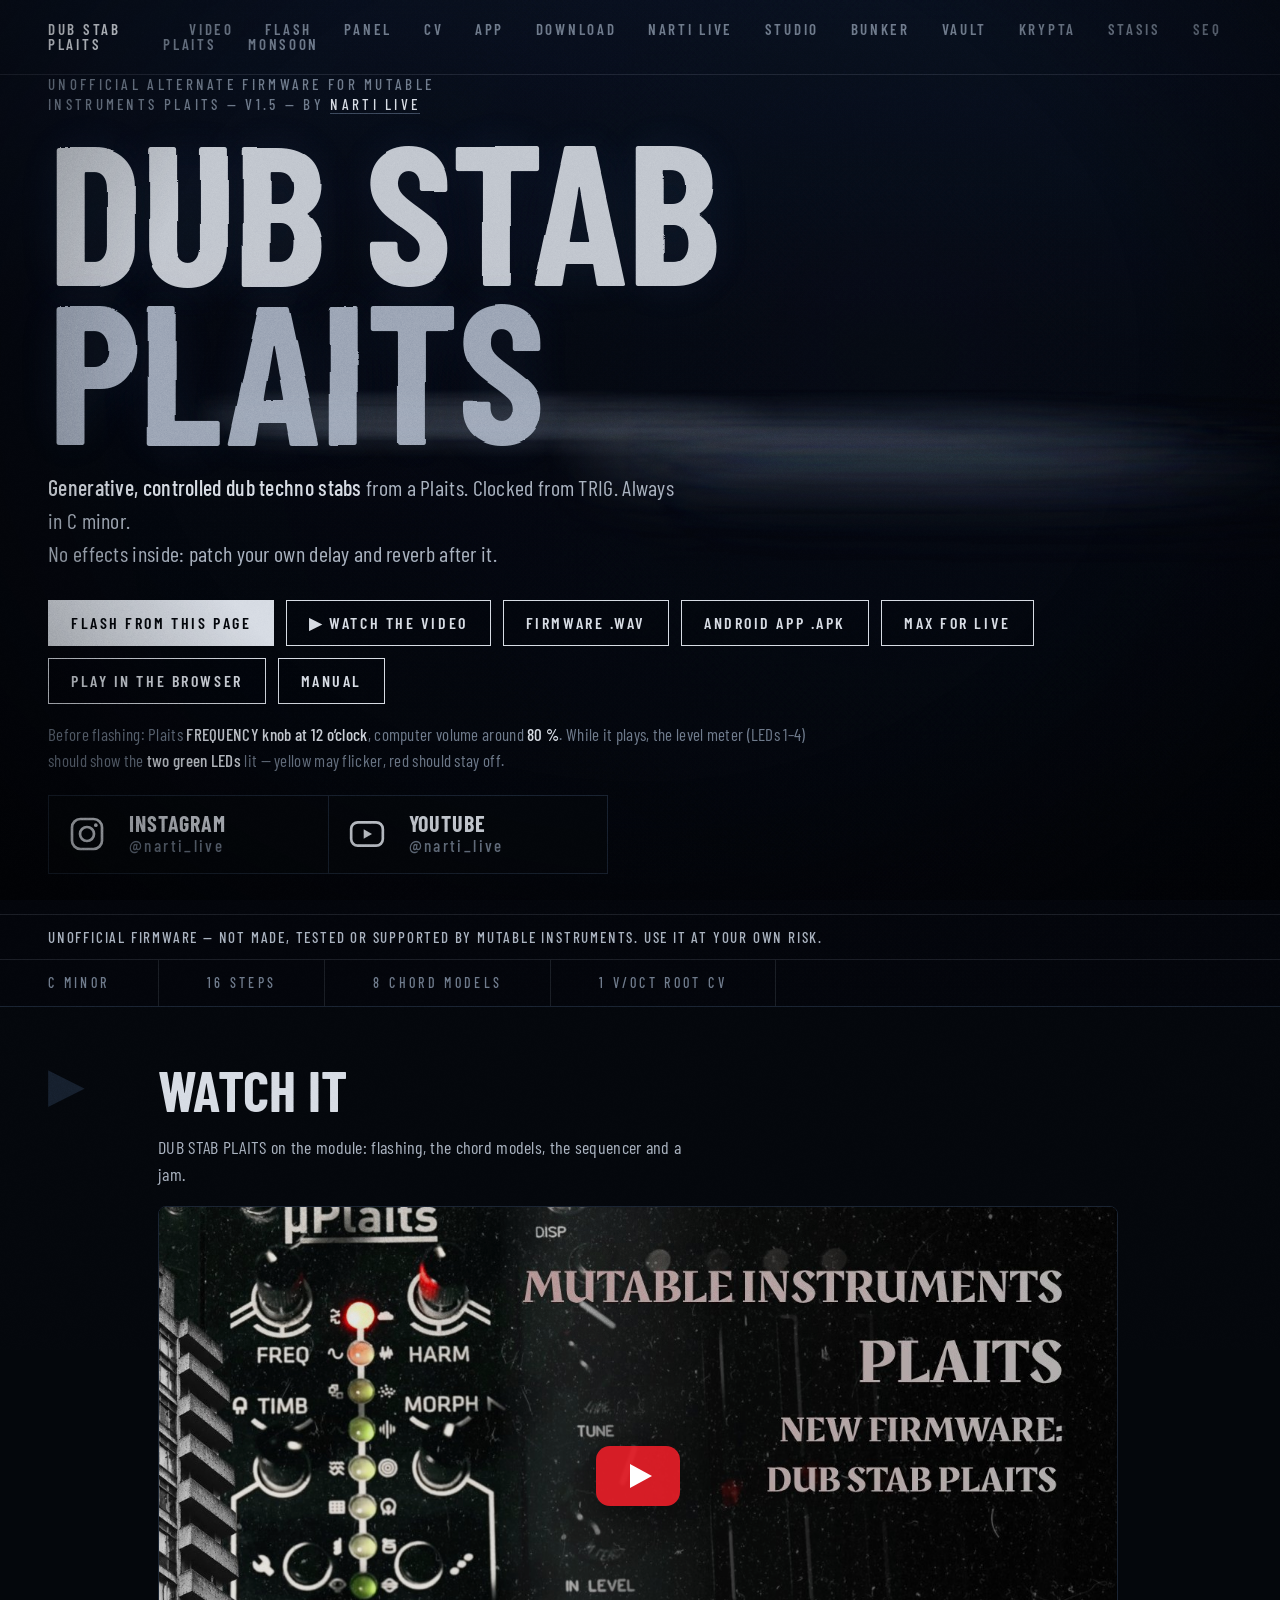
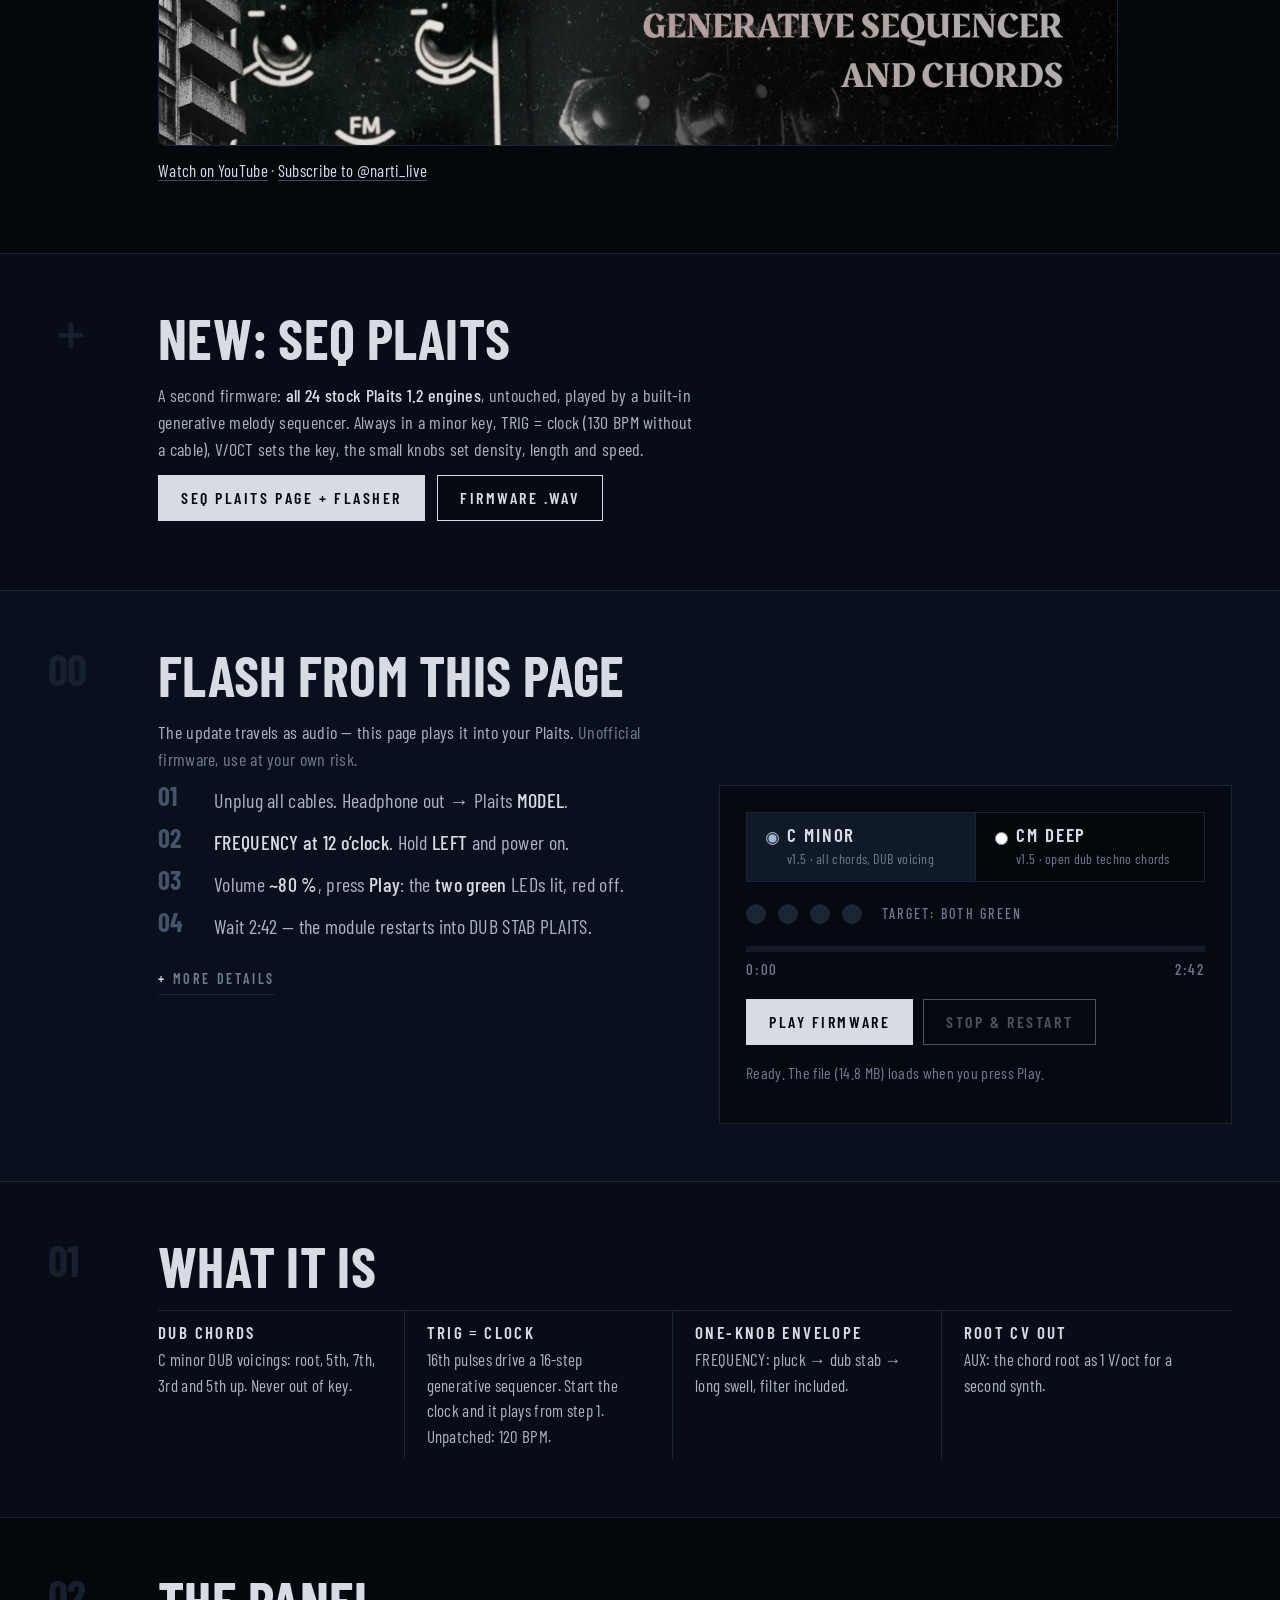
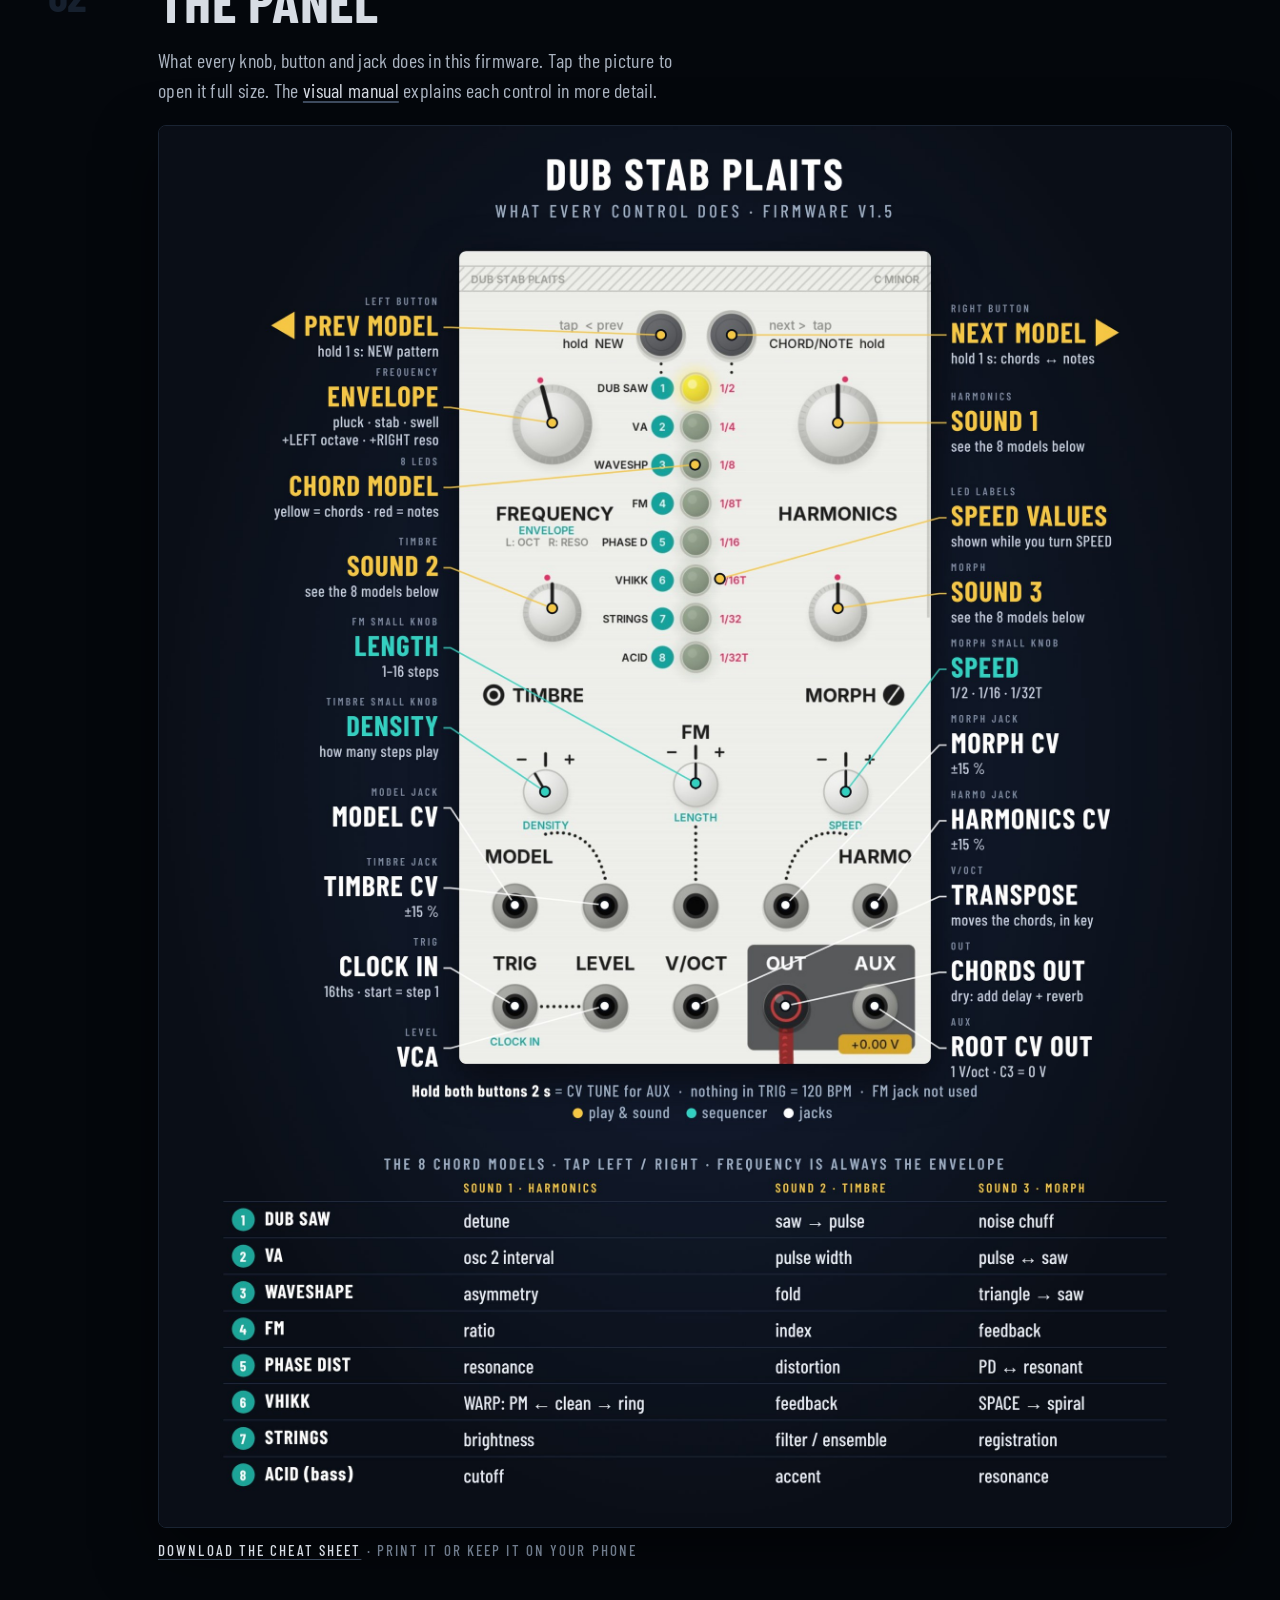
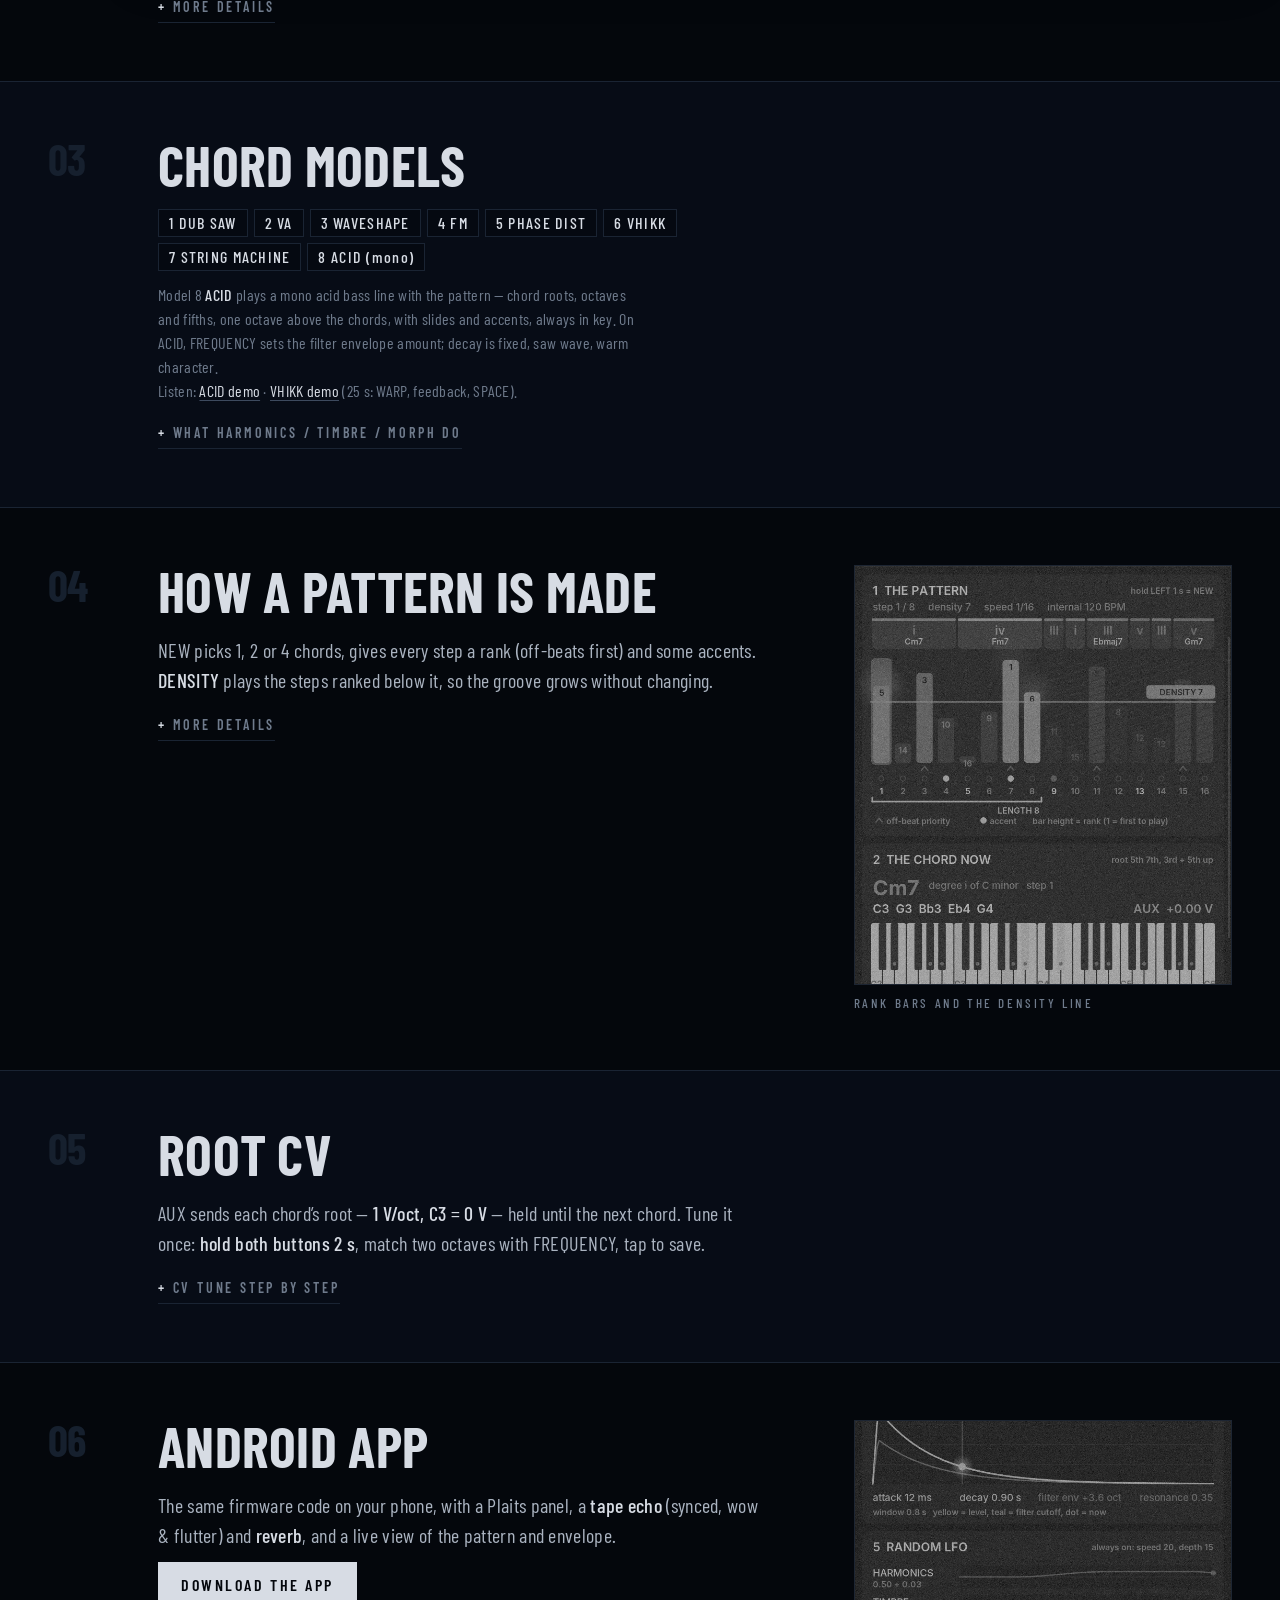
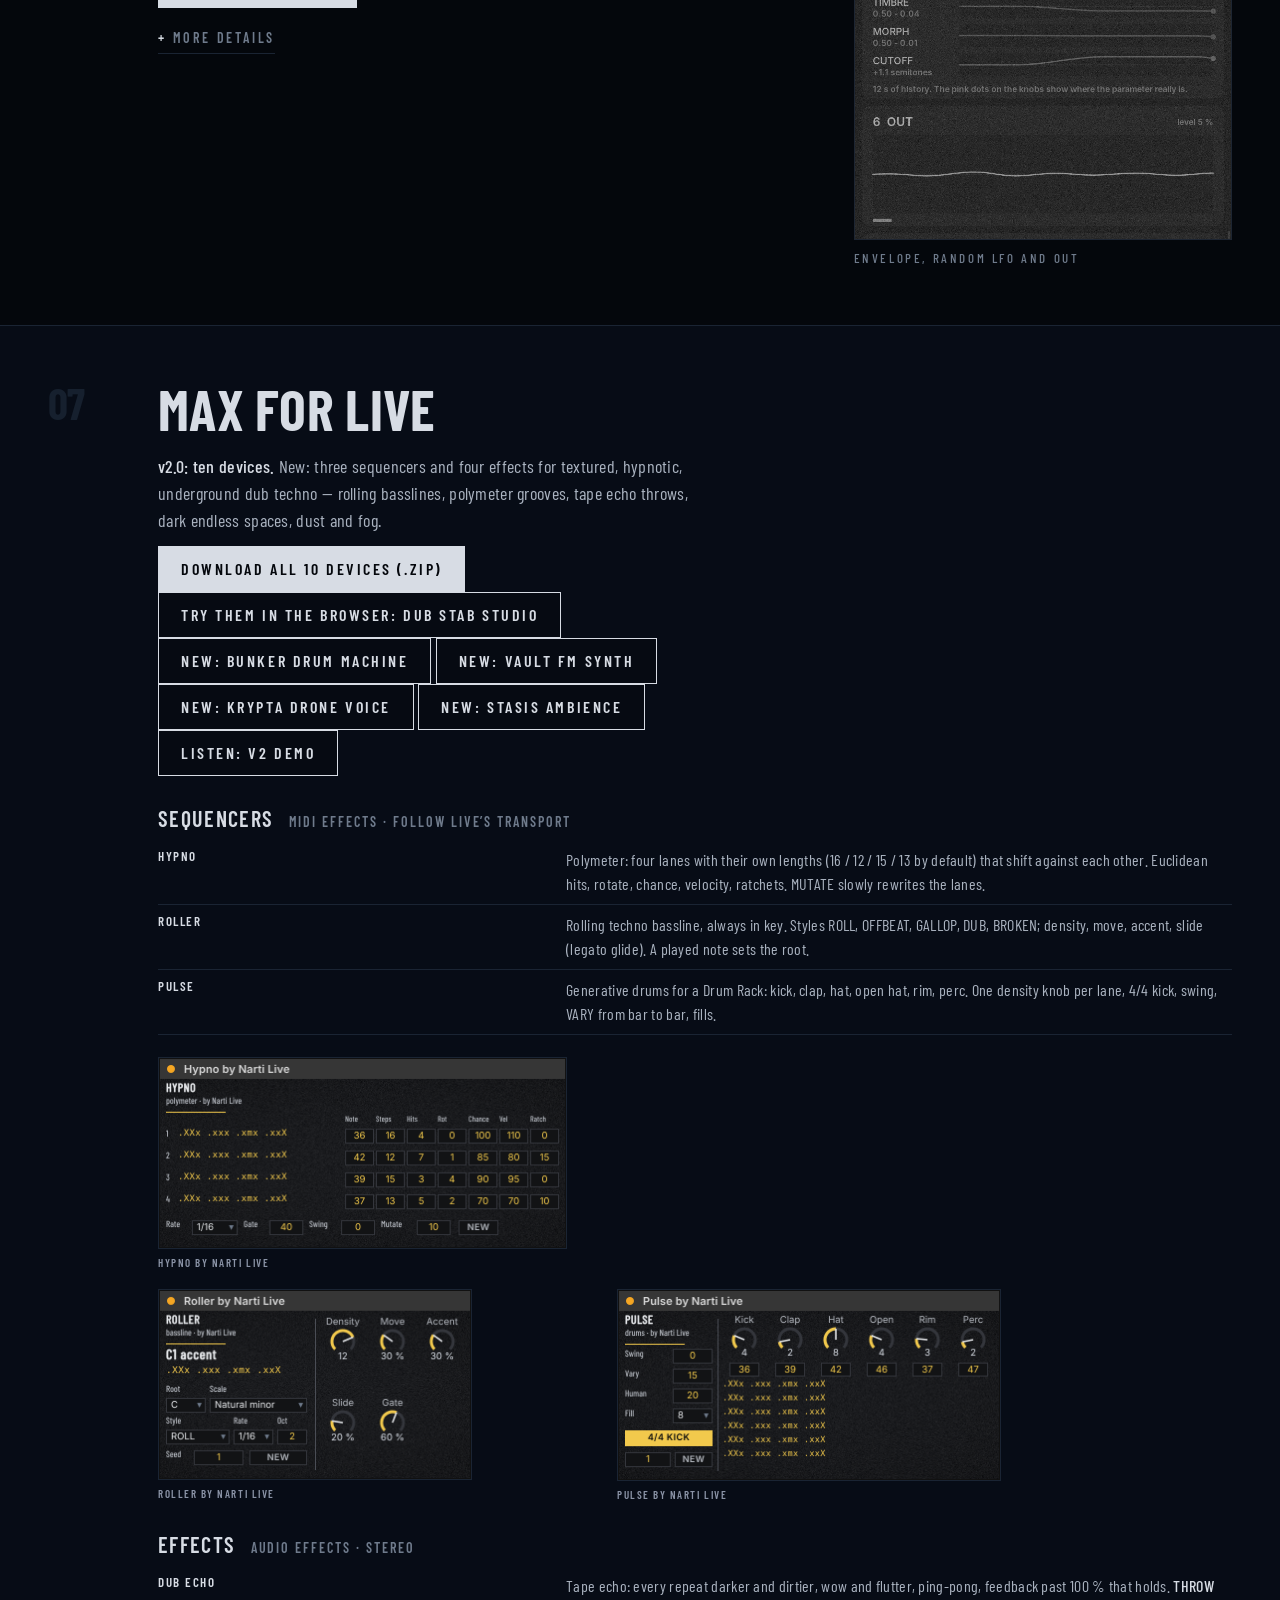
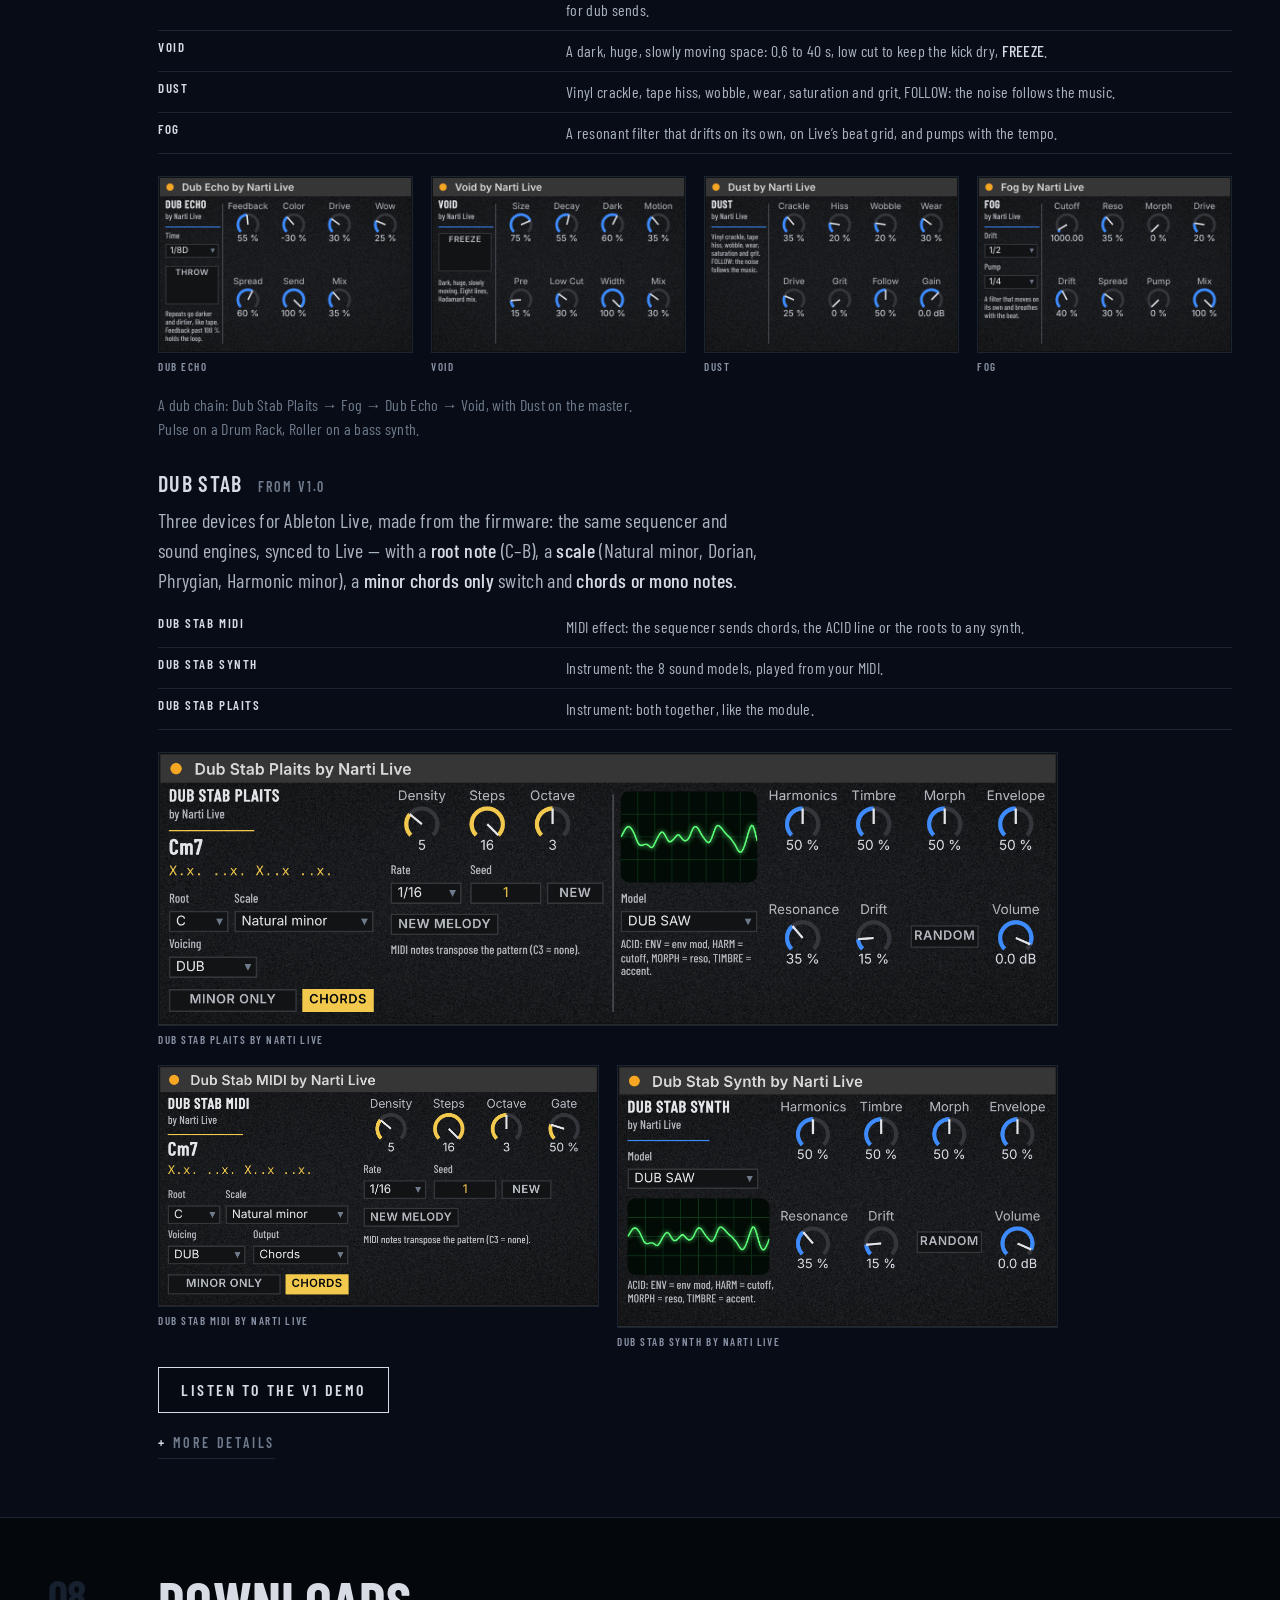
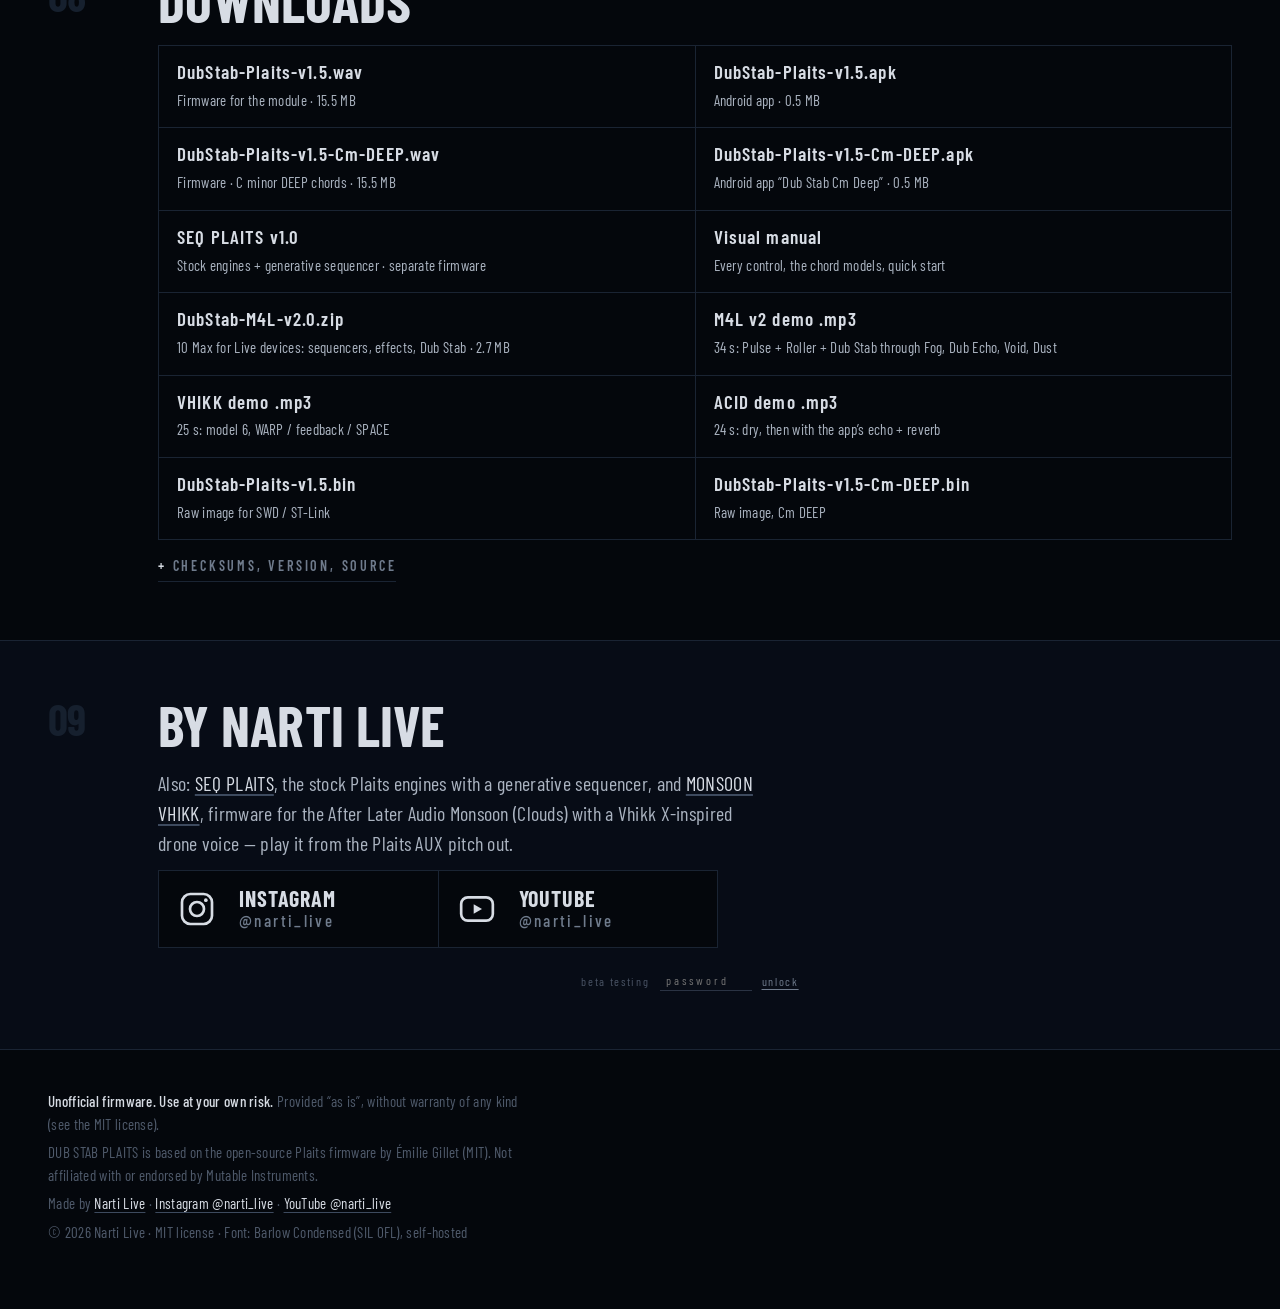
<file: index.html>
<!doctype html>
<html lang="en">
<head>
<meta charset="utf-8">
<meta name="viewport" content="width=device-width, initial-scale=1">
<title>DUB STAB PLAITS — unofficial Plaits firmware by Narti Live</title>
<meta name="author" content="Narti Live">
<meta name="description" content="DUB STAB PLAITS by Narti Live: a dub techno chord sequencer firmware for Mutable Instruments Plaits. C minor dub chords, TRIG clock, one-knob envelope, 1 V/oct root CV out. Plus an Android app that runs the same code.">
<meta name="theme-color" content="#05080d">
<meta property="og:title" content="DUB STAB PLAITS — Plaits firmware">
<meta property="og:description" content="Dub techno chords from Mutable Instruments Plaits. Clocked from TRIG, always in C minor.">
<meta property="og:image" content="https://narti-live.github.io/dub-base-Plaits/assets/plaits-functions.jpg">
<link rel="icon" href="assets/favicon.svg" type="image/svg+xml">
<link rel="preload" href="assets/fonts/BarlowCondensed-Bold.woff" as="font" type="font/woff" crossorigin>
<link rel="stylesheet" href="assets/site.css?v=17">
</head>
<body>
<div class="grain" aria-hidden="true"></div>

<svg class="defs" aria-hidden="true" width="0" height="0">
  <filter id="wave" x="-5%" y="-20%" width="110%" height="140%">
    <feTurbulence id="waveNoise" type="fractalNoise" baseFrequency="0.0025 0.008" numOctaves="1" seed="7" result="n"/>
    <feDisplacementMap in="SourceGraphic" in2="n" scale="6" xChannelSelector="R" yChannelSelector="G"/>
  </filter>
</svg>
<header class="hero">
  <canvas id="stabs" aria-hidden="true"></canvas>
  <nav class="top">
    <span class="mark">DUB STAB PLAITS</span>
    <span class="links">
      <a href="#video">Video</a>
      <a href="#flash">Flash</a>
      <a href="#panel">Panel</a>
      <a href="#cv">CV</a>
      <a href="#app">App</a>
      <a href="#downloads">Download</a>
      <a href="#narti">Narti Live</a>
      <a href="studio/">Studio</a>
      <a href="bunker/">Bunker</a>
      <a href="vault/">Vault</a>
      <a href="krypta/">Krypta</a>
      <a href="stasis/">Stasis</a>
      <a href="seq/">SEQ Plaits</a>
      <a href="monsoon/">Monsoon</a>
    </span>
  </nav>
  <div class="hero-text">
    <p class="kicker">Unofficial alternate firmware for Mutable Instruments Plaits — v1.5 — by <a href="#narti">Narti Live</a></p>
    <h1 class="title" aria-label="DUB STAB PLAITS">
      <span class="line" data-text="DUB STAB">DUB STAB</span>
      <span class="line l2" data-text="PLAITS">PLAITS</span>
    </h1>
    <p class="lede"><b>Generative, controlled dub techno stabs</b> from a Plaits. Clocked from TRIG. Always in C&nbsp;minor.<br>
      No effects inside: patch your own delay and reverb after it.</p>
    <div class="cta">
      <a class="btn solid" href="#flash">Flash from this page</a>
      <a class="btn" href="#video">▶ Watch the video</a>
      <a class="btn" href="downloads/DubStab-Plaits-v1.5.wav" download>Firmware .wav</a>
      <a class="btn" href="downloads/DubStab-Plaits-v1.5.apk" download>Android app .apk</a>
      <a class="btn" href="#m4l">Max for Live</a>
      <a class="btn" href="studio/">Play in the browser</a>
      <a class="btn" href="docs/manual/">Manual</a>
    </div>
    <p class="hint">Before flashing: Plaits <b>FREQUENCY knob at 12 o’clock</b>, computer volume around <b>80 %</b>. While it plays, the level meter
      (LEDs 1–4) should show the <b>two green LEDs</b> lit — yellow may flicker, red should stay off.</p>
    <div class="social hero-social">
      <a href="https://www.instagram.com/narti_live" target="_blank" rel="noopener">
        <svg viewBox="0 0 24 24" aria-hidden="true"><rect x="3" y="3" width="18" height="18" rx="5" fill="none" stroke="currentColor" stroke-width="1.6"/><circle cx="12" cy="12" r="4.2" fill="none" stroke="currentColor" stroke-width="1.6"/><circle cx="17.3" cy="6.7" r="1.1" fill="currentColor"/></svg>
        <b>Instagram</b><span>@narti_live</span></a>
      <a href="https://www.youtube.com/@narti_live" target="_blank" rel="noopener">
        <svg viewBox="0 0 24 24" aria-hidden="true"><rect x="2.5" y="5" width="19" height="14" rx="4" fill="none" stroke="currentColor" stroke-width="1.6"/><path d="M10 9.2v5.6l5-2.8z" fill="currentColor"/></svg>
        <b>YouTube</b><span>@narti_live</span></a>
    </div>
  </div>
  <p class="risk">Unofficial firmware — not made, tested or supported by Mutable Instruments. Use it at your own risk.</p>
  <div class="hero-meta">
    <span>C MINOR</span><span>16 STEPS</span><span>8 CHORD MODELS</span><span>1 V/OCT ROOT CV</span>
  </div>
</header>

<main>

<section class="block" id="video">
  <div class="idx">▶</div>
  <div class="body">
    <h2>Watch it</h2>
    <p class="lede-s">DUB STAB PLAITS on the module: flashing, the chord models, the sequencer and a jam.</p>
    <div class="yt" data-id="KDar2ZEt_Ak">
      <button type="button" class="yt-play" aria-label="Play the video: DUB STAB PLAITS">
        <img src="assets/video-thumb.jpg" alt="" loading="lazy" width="1280" height="720">
        <span class="yt-btn" aria-hidden="true"></span>
      </button>
    </div>
    <p class="yt-links"><a href="https://youtu.be/KDar2ZEt_Ak" target="_blank" rel="noopener">Watch on YouTube</a> · <a href="https://www.youtube.com/@narti_live?sub_confirmation=1" target="_blank" rel="noopener">Subscribe to @narti_live</a></p>
  </div>
</section>

<section class="block" id="seqplaits">
  <div class="idx">＋</div>
  <div class="body">
    <h2>New: SEQ PLAITS</h2>
    <p class="lede-s">A second firmware: <b>all 24 stock Plaits 1.2 engines</b>, untouched, played by a built-in generative melody sequencer. Always in a minor key, TRIG = clock (130 BPM without a cable), V/OCT sets the key, the small knobs set density, length and speed.</p>
    <p class="cta"><a class="btn solid" href="seq/">SEQ PLAITS page + flasher</a> <a class="btn" href="seq/downloads/SeqPlaits-v1.0.wav" download>Firmware .wav</a></p>
  </div>
</section>

<section class="block flash" id="flash">
  <div class="idx">00</div>
  <div class="body">
    <h2>Flash from this page</h2>
    <p class="lede-s">The update travels as audio — this page plays it into your Plaits. <span class="risk-inline">Unofficial firmware, use at your own risk.</span></p>
    <div class="cols2">
      <div>
        <ol class="steps tight check">
          <li>Unplug all cables. Headphone out → Plaits <b>MODEL</b>.</li>
          <li><b>FREQUENCY at 12 o’clock</b>. Hold <b>LEFT</b> and power on.</li>
          <li>Volume <b>~80 %</b>, press <b>Play</b>: the <b>two green</b> LEDs lit, red off.</li>
          <li>Wait 2:42 — the module restarts into DUB STAB PLAITS.</li>
        </ol>
        <details class="more"><summary>More details</summary>
          <ul class="dash">
            <li>Use a 3.5 mm stereo → mono cable (or an adapter plus a patch cable).</li>
            <li>In update mode FREQUENCY is the input level. Let go of LEFT when the LEDs show update mode.</li>
            <li>No Bluetooth, notifications off (Do Not Disturb), keep this tab in front.</li>
            <li>LEDs 1–4 are the level meter: too few lit → raise the volume, red → lower it. Adjust in the first seconds, then don’t touch anything.</li>
            <li>All LEDs blinking red: press LEFT, nudge FREQUENCY and play again. Going back: play the official Plaits WAV the same way.</li>
          </ul>
        </details>
      </div>
      <div class="player" id="player">
        <div class="variant" id="variants" role="radiogroup" aria-label="Firmware version">
          <label><input type="radio" name="fw" value="downloads/DubStab-Plaits-v1.5.wav" data-label="C minor, release v1.5" checked><b>C minor</b><span>v1.5 · all chords, DUB voicing</span></label>
          <label><input type="radio" name="fw" value="downloads/DubStab-Plaits-v1.5-Cm-DEEP.wav" data-label="Cm DEEP, release v1.5"><b>Cm DEEP</b><span>v1.5 · open dub techno chords</span></label>
        </div>
        <div class="meter" aria-hidden="true">
          <span class="m red"></span><span class="m yel"></span><span class="m grn"></span><span class="m grn"></span>
          <em>target: both green</em>
        </div>
        <div class="bar"><div class="fill" id="flashFill"></div></div>
        <div class="time"><span id="flashTime">0:00</span><span>2:42</span></div>
        <div class="pbtns">
          <button class="btn solid" id="flashPlay" type="button">Play firmware</button>
          <button class="btn" id="flashStop" type="button" disabled>Stop &amp; restart</button>
        </div>
        <p class="note" id="flashStatus">Ready. The file (14.8 MB) loads when you press Play.</p>
        <audio id="flashAudio" preload="none" src="downloads/DubStab-Plaits-v1.5.wav"></audio>
      </div>
    </div>
  </div>
</section>

<section class="block" id="about">
  <div class="idx">01</div>
  <div class="body">
    <h2>What it is</h2>
    <div class="cols4">
      <div><h3>Dub chords</h3><p>C minor DUB voicings: root, 5th, 7th, 3rd and 5th up. Never out of key.</p></div>
      <div><h3>TRIG = clock</h3><p>16th pulses drive a 16-step generative sequencer. Start the clock and it plays from step 1. Unpatched: 120 BPM.</p></div>
      <div><h3>One-knob envelope</h3><p>FREQUENCY: pluck → dub stab → long swell, filter included.</p></div>
      <div><h3>Root CV out</h3><p>AUX: the chord root as 1 V/oct for a second synth.</p></div>
    </div>
  </div>
</section>

<section class="block" id="panel">
  <div class="idx">02</div>
  <div class="body">
    <h2>The panel</h2>
    <p class="pm-lede">What every knob, button and jack does in this firmware. Tap the picture to open it full size. The <a href="docs/manual/">visual manual</a> explains each control in more detail.</p>
    <figure class="cheat"><a href="assets/plaits-functions.jpg?v=15" target="_blank" rel="noopener"><img src="assets/plaits-functions.jpg?v=15" width="2250" height="2940" alt="DUB STAB PLAITS: the Plaits panel with every function labelled — prev / next model, envelope, chord model LEDs, sound 1–3, length, density, speed, CV inputs, clock in, VCA, transpose, chords out, root CV out — and a table of what HARMONICS, TIMBRE and MORPH do on each of the 8 chord models"></a>
      <figcaption><a href="assets/plaits-functions.jpg?v=15" download>Download the cheat sheet</a> · print it or keep it on your phone</figcaption></figure>
    <details class="more"><summary>More details</summary>
      <table class="spec">
        <tr><th>FREQUENCY</th><td>Attack, decay and filter envelope on one knob. Left = short dark pluck, noon = dub stab, right = long swell with a big filter sweep.</td></tr>
        <tr><th>LEFT + FREQUENCY</th><td>Octave 1–5 (noon = 3).</td></tr>
        <tr><th>RIGHT + FREQUENCY</th><td>Resonance, limited: it never self-oscillates.</td></tr>
        <tr><th>TIMBRE attenuverter</th><td>Density: how many of the 16 steps play.</td></tr>
        <tr><th>FM attenuverter</th><td>Length of the pattern, 1–16 steps.</td></tr>
        <tr><th>MORPH attenuverter</th><td>Speed: 1/2 · 1/4 · 1/8 · 1/8T · 1/16 (centre) · 1/16T · 1/32 · 1/32T.</td></tr>
        <tr><th>Hold LEFT 1 s</th><td>NEW pattern — LEDs pulse green, then sweep.</td></tr>
        <tr><th>Hold RIGHT 1 s</th><td>Chords / single notes for the playing model (remembered per model). Single notes: a melody in the scale that follows the chords. ACID starts mono; hold RIGHT for acid chords. Model LED yellow = chords, red = single notes.</td></tr>
        <tr><th>Both buttons</th><td>2 s: CV TUNE. 4 s: the original CV input calibration.</td></tr>
        <tr><th>LEDs</th><td>Moving a control shows its value for a second: envelope = yellow bar, resonance = red bar, density = green bar, length = yellow bar, octave = one yellow LED, speed = one LED (red for triplets).</td></tr>
        <tr><th>Random LFO</th><td>Always on (speed 20, depth 15): drifts HARMONICS, TIMBRE, MORPH and the filter.</td></tr>
      </table>
      <h3>Jacks</h3>
      <table class="spec">
        <tr><th>TRIG</th><td>Clock in, counted as 16ths. When the clock stops (no pulse for 4 clock periods, 0.5–4.5 s) the sequencer goes back to step 1, so starting the clock always starts the pattern from the beginning; plugging the cable in does the same. Unpatched: internal 120 BPM.</td></tr>
        <tr><th>V/OCT</th><td>Moves the progression by scale degrees (D = ii, Eb = III …), snapped to C minor.</td></tr>
        <tr><th>MODEL</th><td>Selects the chord model.</td></tr>
        <tr><th>HARMO · TIMBRE · MORPH</th><td>CV for those parameters, attenuated: a full ±5 V moves them only ±15 % around the knob.</td></tr>
        <tr><th>LEVEL</th><td>VCA on OUT.</td></tr>
        <tr><th>FM</th><td>Not used.</td></tr>
        <tr><th>OUT / AUX</th><td>The chords / the chord root as 1 V/oct, C3 = 0 V, held until the next chord.</td></tr>
      </table>
    </details>
  </div>

</section>

<section class="block" id="models">
  <div class="idx">03</div>
  <div class="body">
    <h2>Chord models</h2>
    <p class="chips"><span>1 DUB SAW</span><span>2 VA</span><span>3 WAVESHAPE</span><span>4 FM</span><span>5 PHASE DIST</span><span>6 VHIKK</span><span>7 STRING MACHINE</span><span>8 ACID (mono)</span></p>
    <p class="note">Model 8 <b>ACID</b> plays a mono acid bass line with the pattern — chord roots, octaves and fifths, one octave above the chords, with slides and accents, always in key. On ACID, FREQUENCY sets the filter envelope amount; decay is fixed, saw wave, warm character.<br>Listen: <a href="downloads/DubStab-Plaits-v1.0-ACID-demo.mp3">ACID demo</a> · <a href="downloads/DubStab-Plaits-v1.3-VHIKK-demo.mp3">VHIKK demo</a> (25 s: WARP, feedback, SPACE).</p>
    <details class="more"><summary>What HARMONICS / TIMBRE / MORPH do</summary>
    <div class="table-wrap">
    <table class="models">
      <thead><tr><th>#</th><th>Model</th><th>HARMONICS</th><th>TIMBRE</th><th>MORPH</th></tr></thead>
      <tbody>
        <tr><td>1</td><td><b>DUB SAW</b> (saw &gt; pulse)</td><td>detune</td><td>saw → pulse</td><td>noise “chuff” on each stab</td></tr>
        <tr><td>2</td><td>VA</td><td>2nd oscillator interval</td><td>pulse width</td><td>pulse ↔ saw</td></tr>
        <tr><td>3</td><td>WAVESHAPE</td><td>asymmetry</td><td>fold</td><td>triangle → saw</td></tr>
        <tr><td>4</td><td>FM</td><td>ratio</td><td>index</td><td>feedback</td></tr>
        <tr><td>5</td><td>PHASE DIST</td><td>resonance</td><td>distortion</td><td>PD ↔ resonant</td></tr>
        <tr><td>6</td><td><b>VHIKK</b> (Vhikk X-inspired)</td><td>WARP: left phase modulation (keys, bells), noon clean, right ring modulation (hollow, metallic)</td><td>carrier feedback: sine → warm saw-like</td><td>SPACE: a dark comb tuned to the chord fades in and rings longer; past noon a frequency shifter in its loop makes the repeats spiral</td></tr>
        <tr><td>7</td><td>Plaits <b>STRING MACHINE</b></td><td>brightness</td><td>filter / ensemble</td><td>registration</td></tr>
        <tr><td>8</td><td><b>ACID</b> mono bass</td><td>cutoff</td><td>accent</td><td>resonance</td></tr>
      </tbody>
    </table>
    </div>
    </details>
  </div>
</section>

<section class="block split" id="sequence">
  <div class="idx">04</div>
  <div class="body">
    <h2>How a pattern is made</h2>
    <p>NEW picks 1, 2 or 4 chords, gives every step a rank (off-beats first) and some accents. <b>DENSITY</b> plays the steps ranked below it, so the groove grows without changing.</p>
    <details class="more"><summary>More details</summary>
      <ol class="steps tight">
        <li><b>Chords.</b> 1, 2 or 4 per pattern (35 / 40 / 25 %). The first is the tonic 70 % of the time; the next are weighted towards iv, v, VI and III, never the same twice in a row.</li>
        <li><b>Sections.</b> Each step takes the chord of its part of the bar; 6 % get a passing chord.</li>
        <li><b>Ranks.</b> Off-beat bonus plus chance. The third 16th of each beat plays first — the classic dub stab.</li>
        <li><b>Accents.</b> 35 % on the strong off-beats, 15 % elsewhere; an accent opens the filter further.</li>
        <li><b>Length and speed.</b> LENGTH loops the first N steps; SPEED turns each TRIG pulse into 1/2 … 1/32T steps.</li>
      </ol>
      <p class="note">Chord model, octave, resonance and the pattern are saved 2 s after a change.</p>
    </details>
  </div>
  <figure class="shot"><img src="assets/sequence.jpg" alt="Rank bars and the density line" loading="lazy"><figcaption>Rank bars and the density line</figcaption></figure>
</section>

<section class="block" id="cv">
  <div class="idx">05</div>
  <div class="body">
    <h2>Root CV</h2>
    <p>AUX sends each chord’s root — <b>1 V/oct, C3 = 0 V</b> — held until the next chord. Tune it once: <b>hold both buttons 2 s</b>, match two octaves with FREQUENCY, tap to save.</p>
    <details class="more"><summary>CV TUNE step by step</summary>
      <ol class="steps tight">
        <li>Patch AUX to your synth’s V/OCT. Hold both buttons 2 s.</li>
        <li>AUX alternates every 2 s: C3 (0 V, LEDs 1–4 green) and C5 (+2 V, LEDs 5–8 green). OUT plays the same notes as a sine.</li>
        <li>Tune your synth so the low note is a C, then turn FREQUENCY until the high note is exactly two octaves above. The red LED shows the trim.</li>
        <li>Tap a button to save.</li>
      </ol>
      <p class="note">Range about −2 V to +3 V. If a held note slowly sinks back to 0 V, that module’s output is AC-coupled and the CV can’t work on it.</p>
    </details>
  </div>
</section>

<section class="block split" id="app">
  <div class="idx">06</div>
  <div class="body">
    <h2>Android app</h2>
    <p>The same firmware code on your phone, with a Plaits panel, a <b>tape echo</b> (synced, wow &amp; flutter) and <b>reverb</b>, and a live view of the pattern and envelope.</p>
    <p><a class="btn solid" href="downloads/DubStab-Plaits-v1.5.apk" download>Download the app</a></p>
    <details class="more"><summary>More details</summary>
      <ul class="dash">
        <li>Runs <code>ui.cc</code>, <code>voice.cc</code>, <code>dub.cc</code> and the Plaits engines, polled 4000 times a second like the module.</li>
        <li>Touch knobs, the two buttons (multi-touch for the hold gestures), the eight LEDs.</li>
        <li>Echo: 1/16 to 1/2 (dotted 1/8 by default), repeats get darker and dirtier. Effects are app-only — the module stays dry.</li>
        <li>TRIG clock 30–240 BPM or the internal 120 BPM; live AUX voltage.</li>
        <li>Android 8 or newer: allow installs from unknown sources, then open the .apk.</li>
      </ul>
    </details>
  </div>
  <figure class="shot"><img src="assets/envelope.jpg" alt="The app's envelope, LFO and output views" loading="lazy"><figcaption>Envelope, random LFO and OUT</figcaption></figure>
</section>

<section class="block" id="m4l">
  <div class="idx">07</div>
  <div class="body">
    <h2>Max for Live</h2>
    <p class="lede-s"><b>v2.0: ten devices.</b> New: three sequencers and four effects for textured, hypnotic, underground dub techno — rolling basslines, polymeter grooves, tape echo throws, dark endless spaces, dust and fog.</p>
    <p><a class="btn solid" href="downloads/DubStab-M4L-v2.0.zip" download>Download all 10 devices (.zip)</a> <a class="btn" href="studio/">Try them in the browser: DUB STAB STUDIO</a> <a class="btn" href="bunker/">New: BUNKER drum machine</a> <a class="btn" href="vault/">New: VAULT FM synth</a> <a class="btn" href="krypta/">New: KRYPTA drone voice</a> <a class="btn" href="stasis/">New: STASIS ambience</a> <a class="btn" href="downloads/DubStab-M4L-v2.0-demo.mp3">Listen: v2 demo</a></p>
    <h3 class="m4l-h">Sequencers <span>MIDI effects · follow Live’s transport</span></h3>
    <table class="spec compact">
      <tr><th>Hypno</th><td>Polymeter: four lanes with their own lengths (16 / 12 / 15 / 13 by default) that shift against each other. Euclidean hits, rotate, chance, velocity, ratchets. MUTATE slowly rewrites the lanes.</td></tr>
      <tr><th>Roller</th><td>Rolling techno bassline, always in key. Styles ROLL, OFFBEAT, GALLOP, DUB, BROKEN; density, move, accent, slide (legato glide). A played note sets the root.</td></tr>
      <tr><th>Pulse</th><td>Generative drums for a Drum Rack: kick, clap, hat, open hat, rim, perc. One density knob per lane, 4/4 kick, swing, VARY from bar to bar, fills.</td></tr>
    </table>
    <div class="m4l-shots v2">
      <figure class="wide"><img src="assets/m4l2-hypno.png?v=1" alt="Hypno by Narti Live: four polymeter lanes" loading="lazy" width="409" height="191" style="width:100%;max-width:409px"><figcaption>Hypno by Narti Live</figcaption></figure>
      <figure><img src="assets/m4l2-roller.png?v=1" alt="Roller by Narti Live: bassline generator" loading="lazy" width="314" height="191" style="width:100%;max-width:314px"><figcaption>Roller by Narti Live</figcaption></figure>
      <figure><img src="assets/m4l2-pulse.png?v=1" alt="Pulse by Narti Live: generative drums" loading="lazy" width="384" height="191" style="width:100%;max-width:384px"><figcaption>Pulse by Narti Live</figcaption></figure>
    </div>
    <h3 class="m4l-h">Effects <span>audio effects · stereo</span></h3>
    <table class="spec compact">
      <tr><th>Dub Echo</th><td>Tape echo: every repeat darker and dirtier, wow and flutter, ping-pong, feedback past 100 % that holds. <b>THROW</b> for dub sends.</td></tr>
      <tr><th>Void</th><td>A dark, huge, slowly moving space: 0.6 to 40 s, low cut to keep the kick dry, <b>FREEZE</b>.</td></tr>
      <tr><th>Dust</th><td>Vinyl crackle, tape hiss, wobble, wear, saturation and grit. FOLLOW: the noise follows the music.</td></tr>
      <tr><th>Fog</th><td>A resonant filter that drifts on its own, on Live’s beat grid, and pumps with the tempo.</td></tr>
    </table>
    <div class="m4l-shots four v2">
      <figure><img src="assets/m4l2-dub-echo.png?v=1" alt="Dub Echo by Narti Live" loading="lazy" width="276" height="191" style="width:100%;max-width:276px"><figcaption>Dub Echo</figcaption></figure>
      <figure><img src="assets/m4l2-void.png?v=1" alt="Void by Narti Live" loading="lazy" width="276" height="191" style="width:100%;max-width:276px"><figcaption>Void</figcaption></figure>
      <figure><img src="assets/m4l2-dust.png?v=1" alt="Dust by Narti Live" loading="lazy" width="276" height="191" style="width:100%;max-width:276px"><figcaption>Dust</figcaption></figure>
      <figure><img src="assets/m4l2-fog.png?v=1" alt="Fog by Narti Live" loading="lazy" width="276" height="191" style="width:100%;max-width:276px"><figcaption>Fog</figcaption></figure>
    </div>
    <p class="note">A dub chain: Dub Stab Plaits → Fog → Dub Echo → Void, with Dust on the master. Pulse on a Drum Rack, Roller on a bass synth.</p>
    <h3 class="m4l-h">Dub Stab <span>from v1.0</span></h3>
    <p>Three devices for Ableton Live, made from the firmware: the same sequencer and sound engines, synced to Live — with a <b>root note</b> (C–B), a <b>scale</b> (Natural minor, Dorian, Phrygian, Harmonic minor), a <b>minor chords only</b> switch and <b>chords or mono notes</b>.</p>
    <table class="spec compact">
      <tr><th>Dub Stab MIDI</th><td>MIDI effect: the sequencer sends chords, the ACID line or the roots to any synth.</td></tr>
      <tr><th>Dub Stab Synth</th><td>Instrument: the 8 sound models, played from your MIDI.</td></tr>
      <tr><th>Dub Stab Plaits</th><td>Instrument: both together, like the module.</td></tr>
    </table>
    <div class="m4l-shots">
      <figure class="wide"><img src="assets/m4l-plaits.png?v=5" alt="Dub Stab Plaits by Narti Live: sequencer and synth panel" loading="lazy" width="628" height="190"><figcaption>Dub Stab Plaits by Narti Live</figcaption></figure>
      <figure><img src="assets/m4l-midi.png?v=5" alt="Dub Stab MIDI by Narti Live: sequencer panel" loading="lazy" width="348" height="190"><figcaption>Dub Stab MIDI by Narti Live</figcaption></figure>
      <figure><img src="assets/m4l-synth.png?v=5" alt="Dub Stab Synth by Narti Live: synth panel" loading="lazy" width="320" height="190"><figcaption>Dub Stab Synth by Narti Live</figcaption></figure>
    </div>
    <p><a class="btn" href="downloads/DubStab-M4L-v1.0-demo.mp3">Listen to the v1 demo</a></p>
    <details class="more"><summary>More details</summary>
      <ul class="dash">
        <li>Needs Live 12 Suite, or Live with Max for Live. Drag a <code>.amxd</code> onto a track and press Play: the sequencer follows Live’s transport.</li>
        <li><b>CHORDS</b> switch: on, the sequencer plays chords; off, it plays <b>mono notes</b> — a line in the scale that follows the chord progression.</li>
        <li>Voicing: DUB (root 5th 7th 3rd 5th), Triads, 7ths (any inversion), Mixed, or <b>DEEP</b> — the G minor firmware’s open dub techno shapes (Root G + DEEP = the same chords). Density, Steps, Rate 1/2–1/32T, Octave.</li>
        <li><b>Seed</b>: the pattern is made from a number and saved with your set. Two devices on the same seed play the same pattern — one for chords, one for the ACID line.</li>
        <li>A played MIDI note transposes the pattern within the scale (C3 = no change), like V/OCT on the module.</li>
        <li>Models: DUB SAW, VA, WAVESHAPE, FM, PHASE DIST, VHIKK, STRINGS (own string machine with ensemble), ACID. Drift = the slow random LFO.</li>
        <li><b>NEW MELODY</b>: a new mono line and ACID line over the same chords. <b>RANDOM</b>: new Harmonics, Timbre and Morph, like holding RIGHT on the module.</li>
        <li>Grainy dark grey panels, yellow sequencer knobs, blue synth knobs and a small green phosphor oscilloscope.</li>
        <li>Dry, like the module: add Live’s Echo and Hybrid Reverb after it.</li>
      </ul>
    </details>
  </div>
</section>

<section class="block" id="downloads">
  <div class="idx">08</div>
  <div class="body">
    <h2>Downloads</h2>
    <div class="dl">
      <a href="downloads/DubStab-Plaits-v1.5.wav" download><b>DubStab-Plaits-v1.5.wav</b><span>Firmware for the module · 15.5 MB</span></a>
      <a href="downloads/DubStab-Plaits-v1.5.apk" download><b>DubStab-Plaits-v1.5.apk</b><span>Android app · 0.5 MB</span></a>
      <a href="downloads/DubStab-Plaits-v1.5-Cm-DEEP.wav" download><b>DubStab-Plaits-v1.5-Cm-DEEP.wav</b><span>Firmware · C minor DEEP chords · 15.5 MB</span></a>
      <a href="downloads/DubStab-Plaits-v1.5-Cm-DEEP.apk" download><b>DubStab-Plaits-v1.5-Cm-DEEP.apk</b><span>Android app “Dub Stab Cm Deep” · 0.5 MB</span></a>
      <a href="seq/"><b>SEQ PLAITS v1.0</b><span>Stock engines + generative sequencer · separate firmware</span></a>
      <a href="docs/manual/"><b>Visual manual</b><span>Every control, the chord models, quick start</span></a>
      <a href="downloads/DubStab-M4L-v2.0.zip" download><b>DubStab-M4L-v2.0.zip</b><span>10 Max for Live devices: sequencers, effects, Dub Stab · 2.7 MB</span></a>
      <a href="downloads/DubStab-M4L-v2.0-demo.mp3"><b>M4L v2 demo .mp3</b><span>34 s: Pulse + Roller + Dub Stab through Fog, Dub Echo, Void, Dust</span></a>
      <a href="downloads/DubStab-Plaits-v1.3-VHIKK-demo.mp3"><b>VHIKK demo .mp3</b><span>25 s: model 6, WARP / feedback / SPACE</span></a>
      <a href="downloads/DubStab-Plaits-v1.0-ACID-demo.mp3"><b>ACID demo .mp3</b><span>24 s: dry, then with the app’s echo + reverb</span></a>
      <a href="downloads/DubStab-Plaits-v1.5.bin" download><b>DubStab-Plaits-v1.5.bin</b><span>Raw image for SWD / ST-Link</span></a>
      <a href="downloads/DubStab-Plaits-v1.5-Cm-DEEP.bin" download><b>DubStab-Plaits-v1.5-Cm-DEEP.bin</b><span>Raw image, Cm DEEP</span></a>
    </div>
    <details class="more"><summary>Checksums, version, source</summary>
      <p class="note mono">wav a84820e23ceea70d4ad45b0d524ca6b563b39a4923632edc5e9417c0e6aee08f<br>apk 2e559e8fcedfad16571112da63d7bd8bf53bdc6c78430efe16a08964c2d6c50a<br>bin c591cf13a1761ceb4cd74315eec5da3ec4793bd27e69fdaef0892970a85ab3b5<br>DEEP wav 6188e5444d943fd6a9aa3ab69054e759931cc1d2fd8d3d659f88af1921194552<br>DEEP apk 314e7d71a27fcaff5ee36dc1679130fd045ec80ae75fdb7d6398c1426d65a5c2<br>DEEP bin 0299033ec526e6219fcff4e5a50c0369e5a55dfe5373efd17c10eeb69297e254</p>
      <dl class="log">
        <dt>v1.0</dt><dd>First release. Generative dub techno stabs in key, 8 chord models (model 7 STRING MACHINE, model 8 ACID bass line one octave above the chords), 16-step sequencer on the attenuverters, clean levelled output, AUX = 1 V/oct root CV with CV TUNE, HARMO · TIMBRE · MORPH CV attenuated to ±15 %. Android app with tape echo and reverb.</dd>
        <dt>v1.1</dt><dd>Two versions: C minor (all 7 chords, DUB voicing) and <b>C minor DEEP</b> — open dub techno shapes: DUB m7, open m9, stacked 4ths (m11), 7sus4, sus2, fifths, open minor, m(add9), one shape per pattern most of the time, no major chords. Hold RIGHT switches each model between chords and single notes (ACID: mono line or acid chords) instead of randomising the knobs. The model LED shows it: yellow = chords, red = single notes.</dd>
        <dt>v1.2</dt><dd>Both versions (C minor and Cm DEEP): starting the TRIG clock starts the sequencer from step 1. When the clock stops (no pulse for 4 clock periods, between 0.5 and 4.5 s) it goes back to the first step and waits; plugging the clock in does the same. Short hiccups in the clock do not reset it. </dd>
        <dt>v1.3</dt><dd>Model 6 is now <b>VHIKK</b>, inspired by the Forge TME Vhikk X (CHIPTUNE is gone; every other model and the sequencer are unchanged): a carrier / modulator pair per chord note and its own space. HARMONICS = WARP (left phase modulation, noon clean, right ring modulation), TIMBRE = carrier feedback (sine → warm saw-like), MORPH = SPACE: a dark comb echo tuned to the chord that glides from chord to chord, and past noon a frequency shifter in its loop that makes the repeats spiral. FREQUENCY stays the envelope. Firmware and both apps v1.3. <a href="downloads/DubStab-Plaits-v1.3-VHIKK-demo.mp3">VHIKK demo</a>.</dd>
        <dt>v1.4</dt><dd>Cleaner output: with FREQUENCY to the right (long attacks and decays), stacked chords could push the output stage into soft clipping. The level limiter now catches every peak at once and holds it, so the sound stays clean at any envelope setting. A voice taken over by a new chord no longer jumps in level. Firmware and both apps v1.4.</dd>
        <dt>v1.5</dt><dd>Lighter on the Plaits processor: the chord voices now compute their envelopes once per block instead of once per sample, the oscillators wrap their phases without branches, and the limiter no longer divides on every sample. The busiest models use 8–17 % less CPU (FM 7644 → 6355 instructions per block, VHIKK with space and shifter peak 10506 → 9579, out of 18000), leaving more headroom so the module never drops audio under heavy CV and fast clocks. Same sound, same controls. Firmware and both apps v1.5.</dd>
        <dt>app 1.0.1</dt><dd>Screen recordings now include the app’s sound (Android “record device audio”).</dd>
        <dt>M4L 2.0</dt><dd>Seven new devices: Hypno (polymeter), Roller (bassline), Pulse (drums); Dub Echo, Void, Dust, Fog (effects).</dd>
        <dt>M4L 1.0</dt><dd>Max for Live devices: Dub Stab MIDI, Dub Stab Synth, Dub Stab Plaits — root, four minor scales, minor chords only, CHORDS on/off (mono notes).</dd>
      </dl>
      <p>Source: the firmware patch against <a href="https://github.com/pichenettes/eurorack">pichenettes/eurorack</a>, build scripts, emulator tests and the app — see <a href="https://github.com/Narti-Live/dub-base-Plaits#readme">the README</a>.</p>
    </details>
  </div>
</section>

<section class="block" id="narti">
  <div class="idx">09</div>
  <div class="body">
    <h2>By Narti Live</h2>
    <p>Also: <a href="seq/">SEQ PLAITS</a>, the stock Plaits engines with a generative sequencer, and <a href="monsoon/">MONSOON VHIKK</a>, firmware for the After Later Audio Monsoon (Clouds) with a Vhikk X-inspired drone voice — play it from the Plaits AUX pitch out.</p>
    <div class="social">
      <a href="https://www.instagram.com/narti_live" target="_blank" rel="noopener">
        <svg viewBox="0 0 24 24" aria-hidden="true"><rect x="3" y="3" width="18" height="18" rx="5" fill="none" stroke="currentColor" stroke-width="1.6"/><circle cx="12" cy="12" r="4.2" fill="none" stroke="currentColor" stroke-width="1.6"/><circle cx="17.3" cy="6.7" r="1.1" fill="currentColor"/></svg>
        <b>Instagram</b><span>@narti_live</span></a>
      <a href="https://www.youtube.com/@narti_live" target="_blank" rel="noopener">
        <svg viewBox="0 0 24 24" aria-hidden="true"><rect x="2.5" y="5" width="19" height="14" rx="4" fill="none" stroke="currentColor" stroke-width="1.6"/><path d="M10 9.2v5.6l5-2.8z" fill="currentColor"/></svg>
        <b>YouTube</b><span>@narti_live</span></a>
    </div>
    <div class="beta-mini" id="beta">
      <div id="betaWrap">
        <form class="lock" id="betaLock" autocomplete="off">
          <span>beta testing</span>
          <input type="password" inputmode="numeric" id="betaPw" placeholder="password" aria-label="Beta password">
          <button type="submit" id="betaGo">unlock</button>
          <span class="lock-msg" id="betaMsg"></span>
        </form>
        <div class="beta-open" id="betaOpen" hidden>
          <span class="beta-title">beta testing — not tested on hardware yet, use at your own risk</span>
          <div class="beta-list" id="betaList"></div>
          <p id="betaNote"></p>
        </div>
      </div>
    </div>
  </div>
</section>

</main>

<footer>
  <p><b>Unofficial firmware. Use at your own risk.</b> Provided “as is”, without warranty of any kind (see the MIT license).</p>
  <p>DUB STAB PLAITS is based on the open-source Plaits firmware by Émilie Gillet (MIT). Not affiliated with or endorsed by Mutable Instruments.</p>
  <p>Made by <a href="https://www.instagram.com/narti_live" target="_blank" rel="noopener">Narti Live</a> · <a href="https://www.instagram.com/narti_live" target="_blank" rel="noopener">Instagram @narti_live</a> · <a href="https://www.youtube.com/@narti_live" target="_blank" rel="noopener">YouTube @narti_live</a></p>
  <p>© 2026 Narti Live · MIT license · Font: Barlow Condensed (SIL OFL), self-hosted</p>
</footer>

<script src="assets/site.js?v=16"></script>
<script>
document.querySelectorAll(".yt").forEach(function (w) {
  w.querySelector(".yt-play").addEventListener("click", function () {
    var f = document.createElement("iframe");
    f.src = "https://www.youtube-nocookie.com/embed/" + w.dataset.id + "?autoplay=1&rel=0";
    f.title = "DUB STAB PLAITS video"; f.allow = "autoplay; encrypted-media; picture-in-picture; fullscreen"; f.allowFullscreen = true;
    w.innerHTML = ""; w.appendChild(f);
  });
});
</script>
</body>
</html>
</file>
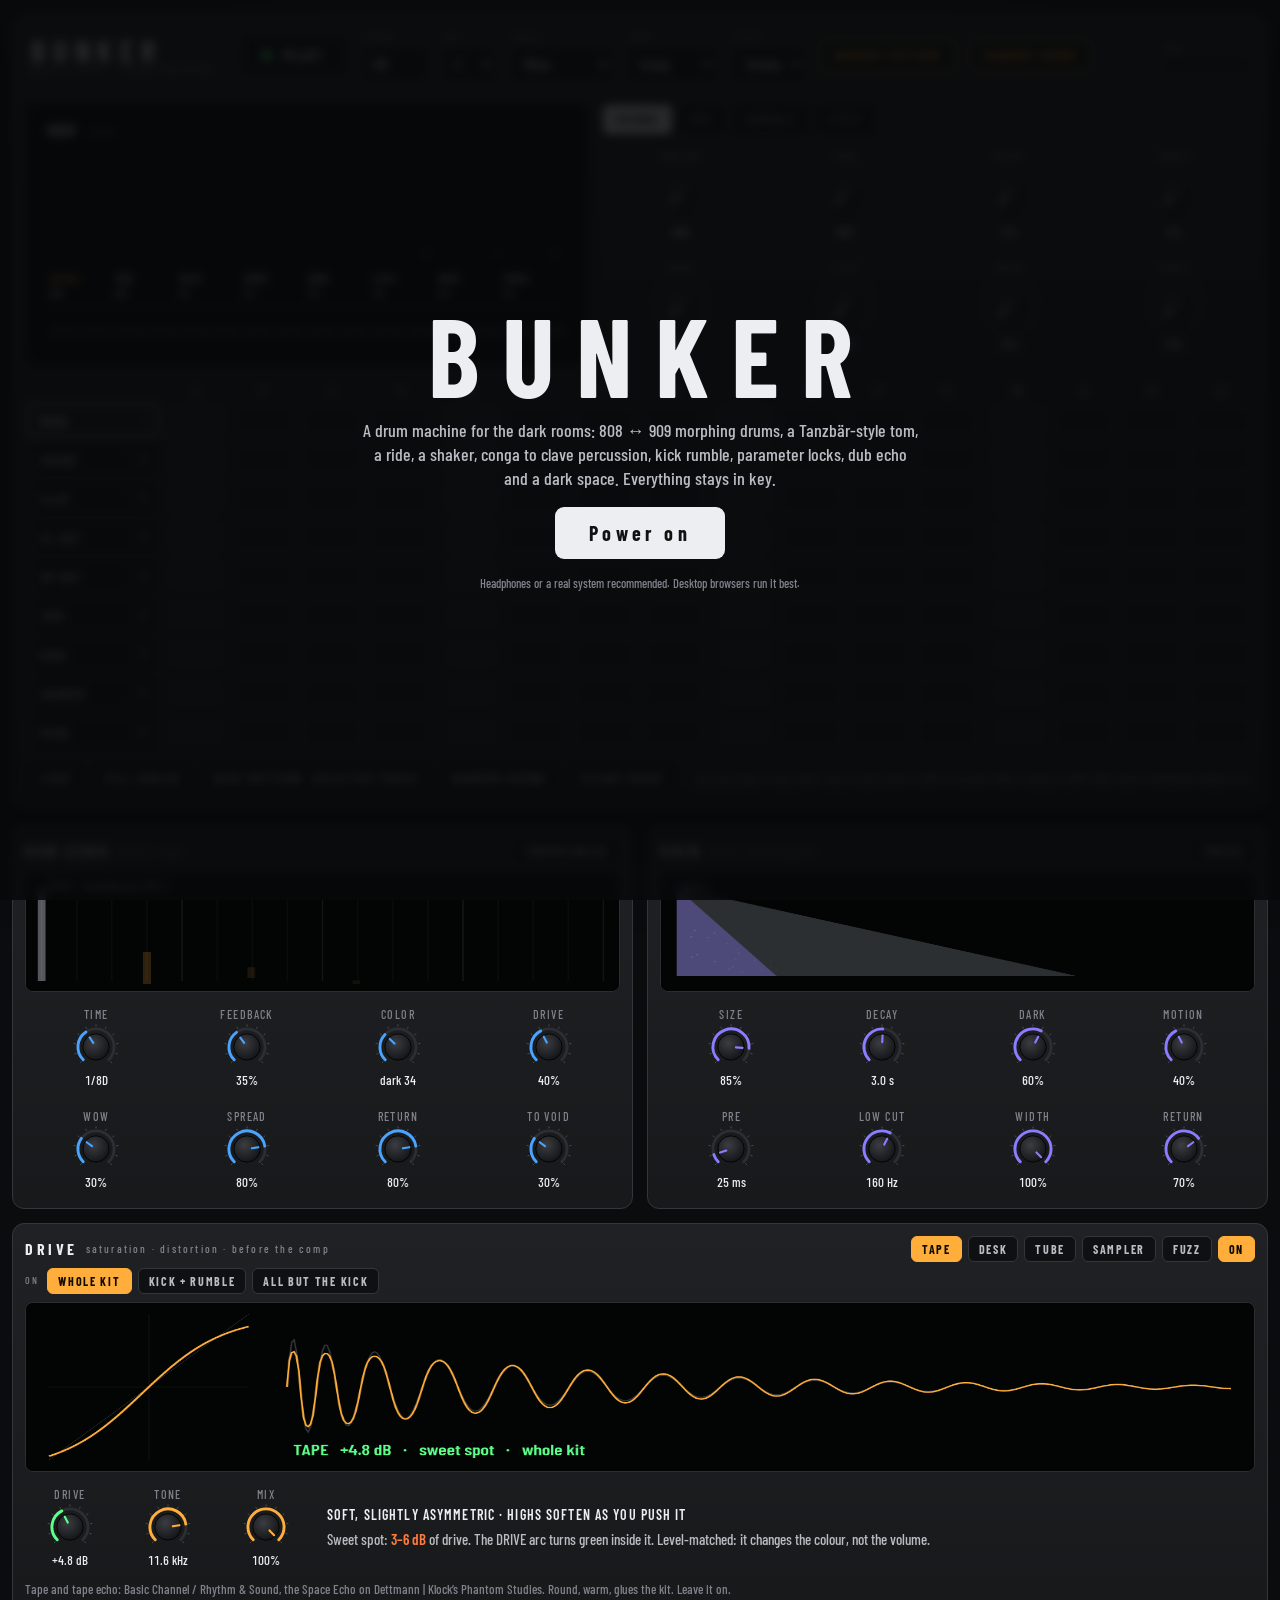
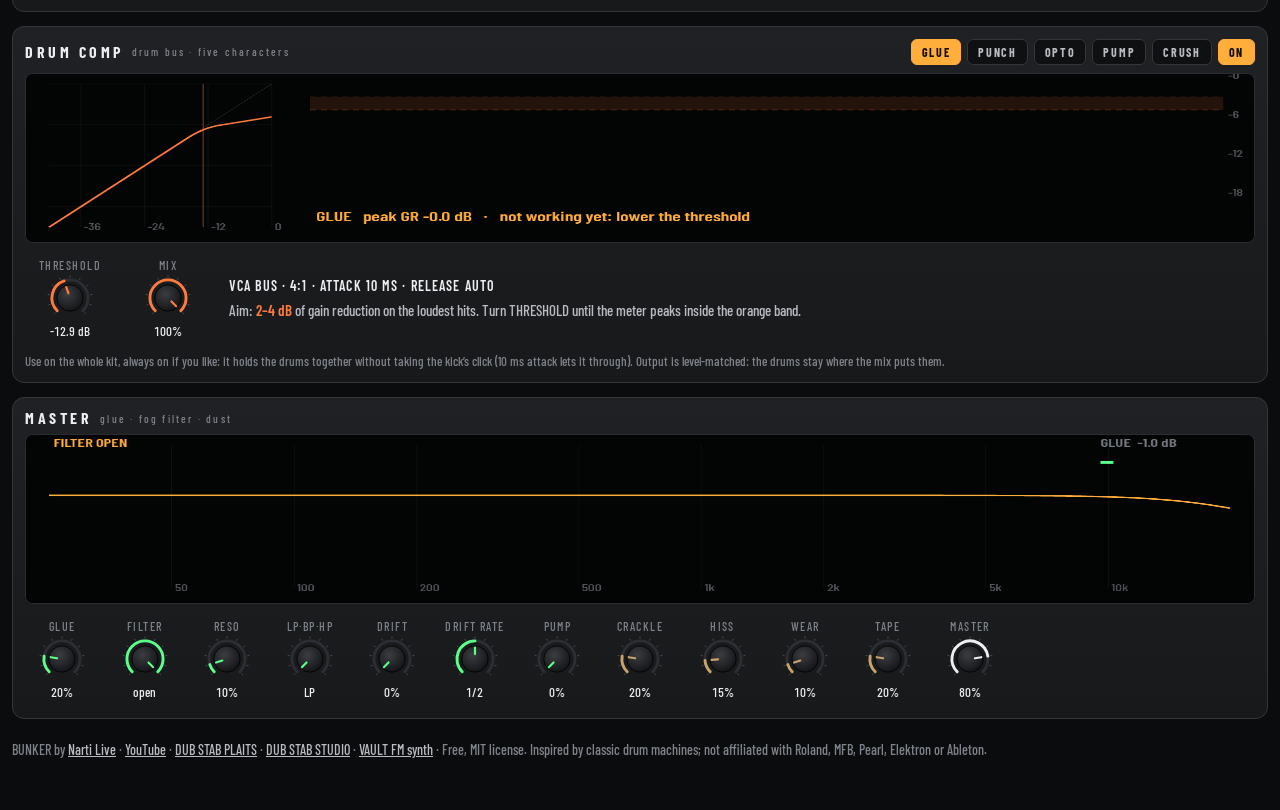
<file: bunker/index.html>
<!doctype html>
<html lang="en">
<head>
<meta charset="utf-8">
<meta name="viewport" content="width=device-width, initial-scale=1, viewport-fit=cover">
<title>BUNKER — drum machine by Narti Live</title>
<meta name="author" content="Narti Live">
<meta name="description" content="BUNKER by Narti Live: a drum machine in your browser. 808 to 909 morphing drums, ride, shaker, conga to clave percussion, kick rumble, parameter locks, dub echo and a dark space. Free.">
<meta name="theme-color" content="#0b0c0d">
<meta property="og:title" content="BUNKER — drum machine by Narti Live">
<meta property="og:description" content="808 ↔ 909 morphing drums, kick rumble, parameter locks, dub echo, a dark space. In the browser, free.">
<meta property="og:image" content="https://narti-live.github.io/dub-base-Plaits/assets/bunker.jpg">
<link rel="icon" href="../assets/favicon.svg" type="image/svg+xml">
<style>
@font-face { font-family: "Barlow Condensed"; src: url(../assets/fonts/BarlowCondensed-Medium.woff) format("woff"); font-weight: 500; font-display: swap; }
@font-face { font-family: "Barlow Condensed"; src: url(../assets/fonts/BarlowCondensed-SemiBold.woff) format("woff"); font-weight: 600; font-display: swap; }
@font-face { font-family: "Barlow Condensed"; src: url(../assets/fonts/BarlowCondensed-Bold.woff) format("woff"); font-weight: 700; font-display: swap; }
:root {
  --bg: #0b0c0d; --body: #1b1c1e; --body2: #232427; --line: #34363a; --fog: #7f838b; --mist: #b9bcc2; --bone: #eceef1;
  --amber: #ffad3b; --red: #ff4a3d; --blue: #4aa3ff; --green: #5cff8a; --oled: #e9f1ff;
  --display: "Barlow Condensed", "Arial Narrow", sans-serif;
  --mono: ui-monospace, "SF Mono", Menlo, Consolas, monospace;
  color-scheme: dark;
}
* { box-sizing: border-box; }
html, body { margin: 0; background: var(--bg); color: var(--mist); font: 15px/1.35 var(--display); -webkit-font-smoothing: antialiased; }
body { min-height: 100vh; background: radial-gradient(1400px 700px at 50% -20%, #262a33 0%, var(--bg) 60%) fixed var(--bg); }
button, select, input { font: inherit; color: inherit; }
a { color: var(--bone); }
.wrap { max-width: 1320px; margin: 0 auto; padding: 14px max(12px, env(safe-area-inset-left)) 50px max(12px, env(safe-area-inset-right)); }

/* ---------- chassis */
.chassis { background: linear-gradient(180deg, #252629, #1a1b1d); border: 1px solid #3a3c41; border-radius: 14px; padding: 14px;
  box-shadow: 0 30px 80px rgba(0,0,0,.6), inset 0 1px 0 rgba(255,255,255,.06); }
.topbar { display: flex; flex-wrap: wrap; align-items: center; gap: 10px 16px; padding: 2px 4px 12px; border-bottom: 1px solid #2c2e32; margin-bottom: 12px; }
.logo { display: flex; flex-direction: column; line-height: .95; margin-right: 6px; }
.logo b { font: 700 30px/1 var(--display); letter-spacing: .26em; color: var(--bone); }
.logo span { font-size: 11px; letter-spacing: .3em; text-transform: uppercase; color: var(--fog); }
.logo a { color: var(--fog); text-decoration: none; }
.play { width: 108px; height: 42px; border-radius: 8px; border: 1px solid #444; background: #121315; color: var(--bone);
  font: 700 16px/1 var(--display); letter-spacing: .18em; cursor: pointer; display: inline-flex; align-items: center; justify-content: center; gap: 10px; }
.play i { width: 0; height: 0; border-left: 11px solid var(--green); border-top: 7px solid transparent; border-bottom: 7px solid transparent; }
.play[aria-pressed="true"] { border-color: var(--green); box-shadow: 0 0 0 1px var(--green) inset, 0 0 18px rgba(92,255,138,.25); }
.play[aria-pressed="true"] i { width: 11px; height: 11px; border: 0; background: var(--green); }
.fld { display: flex; flex-direction: column; gap: 3px; }
.fld label { font-size: 10px; letter-spacing: .22em; text-transform: uppercase; color: var(--fog); }
.fld select, .fld input { background: #0f1012; border: 1px solid var(--line); border-radius: 5px; padding: 5px 7px; color: var(--bone); }
.fld input[type=number] { width: 64px; }
.grow { flex: 1; }
.tbtn { background: #0f1012; border: 1px solid var(--line); border-radius: 6px; color: var(--mist); padding: 8px 12px; font: 700 13px/1 var(--display);
  letter-spacing: .14em; text-transform: uppercase; cursor: pointer; touch-action: manipulation; }
.tbtn:hover { color: var(--bone); border-color: #555; }
.tbtn.hot { border-color: var(--amber); color: var(--amber); }
.tbtn[aria-pressed="true"] { background: var(--amber); border-color: var(--amber); color: #120c02; }
.meter { width: 84px; height: 8px; border-radius: 4px; background: #0f1012; border: 1px solid #2a2c30; overflow: hidden; }
.meter div { height: 100%; width: 0; background: linear-gradient(90deg, var(--green) 65%, var(--amber) 85%, var(--red)); transition: width .05s; }

/* ---------- main area */
.main { display: grid; grid-template-columns: minmax(0, 560px) minmax(0, 1fr); gap: 16px; align-items: start; }
.screenbox { background: #050606; border: 1px solid #2b2d31; border-radius: 10px; padding: 8px; box-shadow: inset 0 0 30px rgba(0,0,0,.9), 0 0 0 4px #121314; }
canvas.oled { display: block; width: 100%; height: auto; aspect-ratio: 560 / 250; image-rendering: auto; }
.pages { display: flex; flex-wrap: wrap; gap: 6px; margin-bottom: 10px; }
.pg { background: #0f1012; border: 1px solid var(--line); border-radius: 5px; color: var(--fog); padding: 7px 12px; font: 700 13px/1 var(--display); letter-spacing: .18em; cursor: pointer; }
.pg[aria-selected="true"] { color: #120c02; background: var(--bone); border-color: var(--bone); }
.pg[hidden] { display: none; }
.encs { display: grid; grid-template-columns: repeat(4, minmax(0, 1fr)); gap: 10px 8px; }
.enc { display: grid; justify-items: center; gap: 2px; user-select: none; -webkit-user-select: none; touch-action: none; cursor: ns-resize; outline: none; padding: 4px 0; border-radius: 8px; }
.enc.off { visibility: hidden; }
.enc .n { font-size: 12px; letter-spacing: .12em; text-transform: uppercase; color: var(--fog); white-space: nowrap; }
.enc svg { width: 56px; height: 56px; overflow: visible; }
.enc .v { font-size: 13px; color: var(--bone); font-variant-numeric: tabular-nums; white-space: nowrap; }
.enc.locked .v { color: var(--amber); }
.enc:focus-visible { box-shadow: 0 0 0 2px var(--blue); }
.tools { display: flex; flex-wrap: wrap; gap: 6px; margin-top: 12px; align-items: center; }
.tools .lbl { font-size: 10px; letter-spacing: .22em; color: var(--fog); text-transform: uppercase; margin-right: 2px; }

/* ---------- the sequencer: every track visible */
.grid { display: grid; grid-template-columns: 132px repeat(16, minmax(0, 1fr)); gap: 5px 4px; margin: 16px 0 10px; align-items: stretch; }
.grid .hd { font: 700 11px/1 var(--display); color: var(--fog); text-align: center; letter-spacing: .05em; padding-bottom: 2px; }
.grid .hd.b { color: var(--mist); }
.trk { position: relative; display: grid; grid-template-columns: 5px 1fr auto; align-items: center; gap: 0 8px; background: #121315; border: 1px solid #2c2e33; border-radius: 6px;
  padding: 0 6px 0 0; cursor: pointer; touch-action: manipulation; min-height: 34px; overflow: hidden; }
.trk .led { width: 5px; height: 100%; background: #26282c; transition: background .08s, box-shadow .08s; }
.trk b { font: 700 13px/1 var(--display); letter-spacing: .1em; color: var(--mist); white-space: nowrap; }
.trk small { font-size: 11px; color: var(--fog); white-space: nowrap; margin-left: 4px; font-weight: 500; letter-spacing: .02em; }
.trk[aria-pressed="true"] { border-color: var(--bone); background: #1f2124; }
.trk[aria-pressed="true"] b { color: var(--bone); }
.trk.muted b, .trk.muted small { opacity: .35; }
.trk .m { width: 20px; height: 18px; border-radius: 4px; border: 1px solid #3a3c41; font: 700 10px/16px var(--display); color: var(--fog); background: #0f1012; cursor: pointer; padding: 0; }
.trk.muted .m { background: var(--red); color: #111; border-color: var(--red); }
.cell { position: relative; border-radius: 5px; background: #1a1b1e; border: 1px solid #2a2c30; cursor: pointer; padding: 0; min-height: 34px; touch-action: manipulation; }
.cell.q { background: #222327; }
.cell.selrow { border-color: #3d4046; }
.cell .f { position: absolute; inset: 3px; border-radius: 3px; background: var(--c); opacity: 0; transition: opacity .05s; }
.cell.on .f { opacity: var(--o); }
.cell.chance .f { background-image: repeating-linear-gradient(135deg, rgba(0,0,0,.55) 0 3px, transparent 3px 7px); }
.cell .lk { position: absolute; right: 3px; top: 3px; width: 6px; height: 6px; border-radius: 50%; background: var(--amber); display: none; box-shadow: 0 0 4px var(--amber); }
.cell.haslock .lk { display: block; }
.cell .rt { position: absolute; left: 4px; bottom: 2px; font: 700 10px/1 var(--display); color: #111; }
.cell.beyond { opacity: .22; }
.cell.cur { box-shadow: 0 0 0 2px var(--bone), 0 0 10px rgba(255,255,255,.35); z-index: 1; }
.cell.sel { outline: 3px solid var(--amber); outline-offset: 1px; z-index: 2; }
.grid .gap4 { margin-left: 5px; }
.under { display: flex; flex-wrap: wrap; gap: 8px; align-items: center; margin-top: 14px; }
.hint { font-size: 13px; color: var(--fog); }

/* ---------- fx */
.fxrow { display: grid; grid-template-columns: repeat(2, minmax(0, 1fr)); gap: 14px; margin-top: 16px; }
.fx { background: linear-gradient(180deg, #202124, #18191b); border: 1px solid #34363a; border-radius: 12px; padding: 12px; }
.fx h3 { margin: 0 0 8px; display: flex; align-items: center; gap: 8px; font: 700 16px/1 var(--display); letter-spacing: .22em; color: var(--bone); }
.fx h3 span { font: 500 11px/1 var(--display); letter-spacing: .2em; color: var(--fog); }
.fx h3 { flex-wrap: wrap; row-gap: 8px; }
.fx h3 .r { margin-left: auto; display: flex; flex-wrap: wrap; gap: 6px; }
.fx canvas { display: block; width: 100%; height: 120px; border-radius: 8px; background: #050606; border: 1px solid #2b2d31; }
.fx.big canvas { height: 170px; }
.fx .encs { grid-template-columns: repeat(4, minmax(0, 1fr)); margin-top: 10px; }
.fx .enc svg { width: 46px; height: 46px; }
.fx .tools { margin-top: 8px; }
.r2 { display: flex; flex-wrap: wrap; gap: 6px; align-items: center; margin: -2px 0 8px; }
.r2 .lbl { font-size: 10px; letter-spacing: .22em; color: var(--fog); text-transform: uppercase; margin-right: 2px; }
.r2 .tbtn { padding: 6px 10px; font-size: 12px; }
.cinfo { display: grid; gap: 4px; font-size: 15px; color: var(--mist); padding-left: 8px; }
.cinfo b { font-weight: 600; letter-spacing: .08em; color: var(--bone); text-transform: uppercase; font-size: 14px; }
.cinfo em { font-style: normal; color: #ff7a3d; font-weight: 600; }
.fx .tbtn { padding: 6px 10px; font-size: 12px; }

/* ---------- start */
.start { position: fixed; inset: 0; z-index: 20; display: grid; place-items: center; background: rgba(8,9,10,.86); backdrop-filter: blur(5px); -webkit-backdrop-filter: blur(5px); padding: 20px; }
.start[hidden] { display: none; }
.start .box { max-width: 560px; text-align: center; display: grid; gap: 16px; }
.start h1 { margin: 0; font: 700 clamp(56px, 13vw, 110px)/.85 var(--display); letter-spacing: .2em; color: var(--bone); margin-right: -.2em; }
.start p { margin: 0; font-size: 18px; color: var(--mist); }
.start button { justify-self: center; padding: 16px 34px; font: 700 20px/1 var(--display); letter-spacing: .22em; border-radius: 9px; border: 0; background: var(--bone); color: #111; cursor: pointer; }
.start small { color: var(--fog); }
footer { color: var(--fog); font-size: 14px; margin-top: 22px; }
footer a { color: var(--mist); }

@media (max-width: 980px) {
  .main { grid-template-columns: 1fr; }
  .fxrow { grid-template-columns: 1fr; }
}
@media (max-width: 520px) {
  #encComp { grid-template-columns: 1fr 1fr !important; }
  #encComp .cinfo { grid-column: 1 / -1; }
  #encDrive { grid-template-columns: 1fr 1fr 1fr !important; }
  #encDrive .cinfo { grid-column: 1 / -1; }
  .grid { grid-template-columns: 70px repeat(16, minmax(0, 1fr)); gap: 4px 2px; }
  .grid .gap4 { margin-left: 3px; }
  .trk { grid-template-columns: 4px 1fr; gap: 0 4px; padding: 0; min-height: 30px; }
  .trk b { font-size: 11px; letter-spacing: .04em; }
  .trk small, .trk .m { display: none; }
  .cell { min-height: 30px; border-radius: 3px; }
  .cell .f { inset: 2px; }
  .cell .rt { display: none; }
  .grid .hd { font-size: 9px; }
  .encs { gap: 6px 2px; }
  .enc svg { width: 48px; height: 48px; }
  .chassis { padding: 10px; border-radius: 10px; }
}
@media (prefers-reduced-motion: reduce) { * { transition: none !important; } }
</style>
</head>
<body>
<div class="start" id="start">
  <div class="box">
    <h1>BUNKER</h1>
    <p>A drum machine for the dark rooms: 808 ↔ 909 morphing drums, a Tanzbär-style tom, a ride, a shaker, conga to clave percussion, kick rumble, parameter locks, dub echo and a dark space. Everything stays in key.</p>
    <button id="go" type="button">Power on</button>
    <small>Headphones or a real system recommended. Desktop browsers run it best.</small>
  </div>
</div>

<div class="wrap">
<div class="chassis">
  <div class="topbar">
    <div class="logo"><b>BUNKER</b><span><a href="../">Narti Live · drum machine</a></span></div>
    <button class="play" id="play" type="button" aria-pressed="false"><i></i><span>PLAY</span></button>
    <div class="fld"><label for="bpm">Tempo</label><input id="bpm" type="number" min="60" max="200" value="126"></div>
    <div class="fld"><label for="root">Key</label><select id="root"></select></div>
    <div class="fld"><label for="scale">Scale</label><select id="scale"><option value="0">Minor</option><option value="1">Dorian</option><option value="2">Phrygian</option><option value="3">Harm. minor</option></select></div>
    <div class="fld"><label for="keylock">Tune</label><select id="keylock"><option value="2">In key</option><option value="1">Semitones</option><option value="0">Free</option></select></div>
    <div class="fld"><label for="style">Style</label><select id="style"><option value="0">Techno</option><option value="1">Dub</option><option value="2">Broken</option><option value="3">Tribal</option><option value="4">Electro</option></select></div>
    <button class="tbtn hot" id="rndPat" type="button" title="New patterns for every track, in the style">Random pattern</button>
    <button class="tbtn hot" id="rndSnd" type="button" title="New sounds for every track, within musical ranges">Random sound</button>
    <div class="grow"></div>
    <div class="fld"><label>Out</label><div class="meter"><div id="meter"></div></div></div>
  </div>

  <div class="main">
    <div>
      <div class="screenbox"><canvas class="oled" id="oled" width="1120" height="500" aria-label="Screen: the selected sound, its waveform and spectrum"></canvas></div>
    </div>
    <div>
      <div class="pages" role="tablist" id="pages">
        <button class="pg" role="tab" data-p="src" type="button">SOUND</button>
        <button class="pg" role="tab" data-p="amp" type="button">MIX</button>
        <button class="pg" role="tab" data-p="rum" type="button">RUMBLE</button>
        <button class="pg" role="tab" data-p="step" type="button">STEP</button>
      </div>
      <div class="encs" id="encs"></div>
      <div class="tools" id="tools"></div>
    </div>
  </div>

  <div class="grid" id="grid" aria-label="Sequencer: every track, 16 steps"></div>
  <div class="under">
    <button class="tbtn" id="lockBtn" type="button" aria-pressed="false" title="Lock mode: tap a step, then turn knobs to lock values to that step">Lock</button>
    <button class="tbtn" id="fillBtn" type="button" aria-pressed="false" title="Hold for a fill">Fill (hold)</button>
    <button class="tbtn" id="newTrk" type="button">New pattern: selected track</button>
    <button class="tbtn" id="rndTrk" type="button">Random sound</button>
    <button class="tbtn" id="clrTrk" type="button">Clear track</button>
    <div class="grow"></div>
    <span class="hint" id="hint">Tap any step on any track. Tap a track name to edit its sound. Hold a step (or LOCK, then tap) to lock knob values to it.</span>
  </div>
</div>

<div class="fxrow">
  <section class="fx" id="fxEcho"><h3>DUB ECHO <span>send · tape</span><span class="r" id="echoBtns"></span></h3><canvas id="cvEcho" width="760" height="240"></canvas><div class="encs" id="encEcho"></div></section>
  <section class="fx" id="fxVoid"><h3>VOID <span>send · dark space</span><span class="r" id="voidBtns"></span></h3><canvas id="cvVoid" width="760" height="240"></canvas><div class="encs" id="encVoid"></div></section>
  <section class="fx big" id="fxDrive" style="grid-column: 1 / -1"><h3>DRIVE <span>saturation · distortion · before the comp</span><span class="r" id="driveBtns"></span></h3><div class="r2" id="driveFocus"></div><canvas id="cvDrive" width="1600" height="300"></canvas><div class="encs" id="encDrive" style="grid-template-columns: 90px 90px 90px minmax(0, 1fr); align-items: center"></div><div class="tools"><span class="hint" id="driveHint"></span></div></section>
  <section class="fx big" id="fxComp" style="grid-column: 1 / -1"><h3>DRUM COMP <span>drum bus · five characters</span><span class="r" id="compBtns"></span></h3><canvas id="cvComp" width="1600" height="340"></canvas><div class="encs" id="encComp" style="grid-template-columns: 90px 90px minmax(0, 1fr); align-items: center"></div><div class="tools"><span class="hint" id="compHint"></span></div></section>
  <section class="fx big" id="fxMaster" style="grid-column: 1 / -1"><h3>MASTER <span>glue · fog filter · dust</span><span class="r" id="masterBtns"></span></h3><canvas id="cvMaster" width="1600" height="340"></canvas><div class="encs" id="encMaster" style="grid-template-columns: repeat(auto-fill, minmax(70px, 1fr))"></div></section>
</div>
<footer>BUNKER by <a href="https://www.instagram.com/narti_live">Narti Live</a> · <a href="https://www.youtube.com/@narti_live">YouTube</a> · <a href="../">DUB STAB PLAITS</a> · <a href="../studio/">DUB STAB STUDIO</a> · <a href="../vault/">VAULT FM synth</a> · Free, MIT license. Inspired by classic drum machines; not affiliated with Roland, MFB, Pearl, Elektron or Ableton.</footer>
</div>

<script src="voices.js?v=5"></script>
<script>
(function () {
  'use strict';
  // ================================================================ model
  var NAMES = ['KICK', 'SNARE', 'CLAP', 'CL HAT', 'OP HAT', 'TOM', 'RIDE', 'SHAKER', 'PERC'];
  var COLORS = ['#ff4a3d', '#ff8a3d', '#ffc23d', '#3dd6ff', '#3d9dff', '#5cff8a', '#c38bff', '#ff5cc8', '#ff7ae0'];
  var PNAMES = [
    ['808·909', 'Tune', 'Decay', 'Sweep', 'Bend', 'Click', 'Drive', 'Punch'],
    ['808·909', 'Tune', 'Body', 'Snappy', 'Snap', 'Tone', 'Bend', 'Ring'],
    ['808·909', 'Tone', 'Decay', 'Spread', 'Bursts', 'Room', 'Snap', 'Q'],
    ['808·909', 'Tune', 'Decay', 'Tone', 'Metal', 'Reso', 'Click', 'Grit'],
    ['808·909', 'Tune', 'Decay', 'Tone', 'Metal', 'Reso', 'Click', 'Grit'],
    ['Tom·Conga', 'Tune', 'Decay', 'Bend', 'Bend t', 'Noise', 'Ring', 'Drive'],
    ['808·909', 'Tune', 'Decay', 'Tone', 'Bell', 'Ping', 'Shimmer', 'Grit'],
    ['Shaker·Maraca', 'Tune', 'Decay', 'Tone', 'Attack', 'Grain', 'Flam', 'Grit'],
    ['Conga·Clave', 'Tune', 'Decay', 'Bend', 'Tone', 'Slap', 'Ring', 'Drive']];
  var AMP = ['Level', 'Pan', 'Echo', 'Void', 'Filter'];
  var TUNE_LO = [41.203, 146.83, 0, 0, 0, 82.407, 0, 0, 98];
  var TUNE_OCT = [0.5, 1, 0, 0, 0, 2, 0, 0, 1];
  var SCALES = [[0, 2, 3, 5, 7, 8, 10], [0, 2, 3, 5, 7, 9, 10], [0, 1, 3, 5, 7, 8, 10], [0, 2, 3, 5, 7, 8, 11]];
  var NOTE = ['C', 'C#', 'D', 'D#', 'E', 'F', 'F#', 'G', 'G#', 'A', 'A#', 'B'];
  var RUM = [['Amount', 'rumamt', 0], ['Decay', 'rumdec', 0.5], ['Tone', 'rumtone', 0.4], ['Drive', 'rumdrive', 0.4],
             ['Duck', 'rumduck', 0.7], ['Groove', 'rumgroove', 0], ['Motion', 'rummotion', 0.3], ['Width', 'rumwidth', 0.4]];
  var RUM_PRESETS = {
    'Tresor': [0.55, 0.6, 0.35, 0.3, 0.7, 0, 0.3, 0.4],
    'Berghain': [0.6, 0.45, 0.45, 0.8, 0.85, 0.34, 0.2, 0.2],
    'Dub': [0.45, 0.85, 0.25, 0.1, 0.5, 0.67, 0.6, 0.8],
    'Offbeat': [0.65, 0.5, 0.4, 0.5, 1, 0, 0.3, 0.3],
    'Off': [0, 0.5, 0.4, 0.4, 0.7, 0, 0.3, 0.4] };

  var S = null;              // the sequencer's state (from the engine)
  var LS = 'bunker3';
  var saved = {};
  try { saved = JSON.parse(localStorage.getItem(LS)) || {}; } catch (e) { saved = {}; }
  var saveTimer = 0;
  function persist() { clearTimeout(saveTimer); saveTimer = setTimeout(function () { try { localStorage.setItem(LS, JSON.stringify(saved)); } catch (e) {} }, 500); }
  var ui = { lastCur: [-1, -1, -1, -1, -1, -1, -1, -1, -1], track: 0, page: 'src', lock: false, sel: -1, play: [], last: -1, flash: [0, 0, 0, 0, 0, 0, 0, 0, 0], touched: 0 };
  for (var i0 = 0; i0 < 9; i0++) ui.play[i0] = -1;
  var rum = saved.rum || RUM.map(function (r) { return r[2]; });
  var G = { root: saved.root || 0, scale: saved.scale || 0, keylock: saved.keylock != null ? saved.keylock : 2, style: saved.style || 0 };

  var node = null, ctx = null, analyser = null;
  function post(m) { if (node) node.port.postMessage(m); }
  function seq(fn) { post({ t: 'seq', fn: fn, args: Array.prototype.slice.call(arguments, 1) }); }

  // ================================================================ pitch helpers
  function tuneHz(t, v) { return TUNE_LO[t] * Math.pow(2, v * TUNE_OCT[t]); }
  function midiOf(f) { return 69 + 12 * Math.log(f / 440) / Math.LN2; }
  function snapTune(t, v) {
    if (!TUNE_OCT[t] || !G.keylock) return v;
    var m = midiOf(tuneHz(t, v));
    if (G.keylock === 1) m = Math.round(m);
    else {
      var r = Math.round(m), sc = SCALES[G.scale], best = r, bd = 99;
      for (var o = -1; o <= 1; o++) for (var i = 0; i < 7; i++) { var n = Math.floor(r / 12) * 12 + 12 * o + G.root + sc[i]; var d = Math.abs(n - r); if (d < bd) { bd = d; best = n; } }
      m = best;
    }
    var lo = Math.ceil(midiOf(tuneHz(t, 0)) - 0.001), hi = Math.floor(midiOf(tuneHz(t, 1)) + 0.001);
    while (m < lo) m += 12; while (m > hi) m -= 12;
    return Math.log(440 * Math.pow(2, (m - 69) / 12) / TUNE_LO[t]) / Math.LN2 / TUNE_OCT[t];
  }
  function noteName(t, v) {
    var f = tuneHz(t, snapTune(t, v));
    if (t === 8) f *= Math.pow(2, Math.floor(paramVal(8, 0) * 3.99));   // PERC: its morph moves it up in octaves
    var m = Math.round(midiOf(f));
    return NOTE[((m % 12) + 12) % 12] + (Math.floor(m / 12) - 1) + ' · ' + (f < 100 ? f.toFixed(1) : Math.round(f)) + ' Hz';
  }
  function fmtParam(t, i, v) {
    if (i === 1 && TUNE_OCT[t]) return noteName(t, v).split(' · ')[0];
    if (i === 0 && (t <= 4 || t === 6)) return v < 0.03 ? '808' : v > 0.97 ? '909' : Math.round(v * 100) + '% 909';
    if (i === 0 && t === 5) return v < 0.5 ? 'tom ' + Math.round((1 - v) * 100) : 'conga ' + Math.round(v * 100);
    if (i === 0 && t === 7) return v < 0.5 ? 'shaker ' + Math.round((1 - v) * 100) : 'maraca ' + Math.round(v * 100);
    if (i === 0 && t === 8) return ['low conga', 'conga', 'woodblock', 'clave'][Math.floor(v * 3.99)];
    if (i === 2 && t === 6) return (0.4 * Math.pow(2, v * 2.5)).toFixed(1) + ' s';
    if (i === 4 && t === 2) return (1 + Math.floor(v * 4.99)) + 'x';
    if (i === 9) { var p = Math.round((v - 0.5) * 200); return p === 0 ? 'C' : (p < 0 ? 'L' + (-p) : 'R' + p); }
    if (i === 12) { if (v < 0.48) return 'LP ' + fmtHz(18000 * Math.pow(2, -(0.48 - v) * 14)); if (v > 0.52) return 'HP ' + fmtHz(20 * Math.pow(2, (v - 0.52) * 16)); return 'off'; }
    return Math.round(v * 100) + '%';
  }
  function fmtHz(f) { return f >= 1000 ? (f / 1000).toFixed(1) + 'k' : Math.round(f) + ''; }

  // ================================================================ encoders
  function encoder(o) {
    // o: {n, get(), set(v), fmt(v), def, color(), mini, isLocked()}
    var e = document.createElement('div');
    e.className = 'enc'; e.tabIndex = 0; e.setAttribute('role', 'slider');
    e.innerHTML = '<div class="n"></div><svg viewBox="0 0 56 56"></svg><div class="v"></div>';
    var nEl = e.firstChild, svg = e.children[1], vEl = e.children[2];
    var drag = false, y0 = 0, v0 = 0;
    function draw() {
      if (!o.n) { e.classList.add('off'); return; }
      e.classList.remove('off');
      var v = o.get(), lk = o.isLocked && o.isLocked();
      nEl.textContent = o.n; vEl.textContent = o.fmt ? o.fmt(v) : Math.round(v * 100) + '%';
      e.classList.toggle('locked', !!lk);
      e.setAttribute('aria-label', o.n); e.setAttribute('aria-valuetext', vEl.textContent);
      var a0 = Math.PI * 0.75, a1 = a0 + Math.PI * 1.5 * Math.max(0, Math.min(1, v)), r = 22, cx = 28, cy = 28;
      function pt(a, rr) { return (cx + rr * Math.cos(a)).toFixed(2) + ' ' + (cy + rr * Math.sin(a)).toFixed(2); }
      var col = lk ? '#ffad3b' : (o.color ? o.color() : '#eceef1');
      var big = (a1 - a0) > Math.PI ? 1 : 0;
      var ticks = '';
      for (var k = 0; k <= 10; k++) { var a = a0 + Math.PI * 1.5 * k / 10; ticks += '<line x1="' + pt(a, 25).split(' ')[0] + '" y1="' + pt(a, 25).split(' ')[1] + '" x2="' + pt(a, 27.5).split(' ')[0] + '" y2="' + pt(a, 27.5).split(' ')[1] + '" stroke="#55585e" stroke-width="1"/>'; }
      svg.innerHTML = ticks +
        '<path d="M' + pt(a0, r) + ' A' + r + ' ' + r + ' 0 1 1 ' + pt(a0 + Math.PI * 1.5 - 0.0001, r) + '" stroke="#2c2e33" stroke-width="3.5" fill="none" stroke-linecap="round"/>' +
        (v > 0.003 ? '<path d="M' + pt(a0, r) + ' A' + r + ' ' + r + ' 0 ' + big + ' 1 ' + pt(a1, r) + '" stroke="' + col + '" stroke-width="3.5" fill="none" stroke-linecap="round"/>' : '') +
        '<circle cx="28" cy="28" r="16" fill="url(#kg)" stroke="#000" stroke-width="1"/>' +
        '<defs><radialGradient id="kg" cx="40%" cy="35%" r="70%"><stop offset="0" stop-color="#3b3d42"/><stop offset="1" stop-color="#121315"/></radialGradient></defs>' +
        '<line x1="' + pt(a1, 6) .split(' ')[0] + '" y1="' + pt(a1, 6).split(' ')[1] + '" x2="' + pt(a1, 14).split(' ')[0] + '" y2="' + pt(a1, 14).split(' ')[1] + '" stroke="' + col + '" stroke-width="2.6" stroke-linecap="round"/>';
    }
    function set(v) { v = Math.max(0, Math.min(1, v)); o.set(v); draw(); if (o.touch) o.touch(); }
    e.addEventListener('pointerdown', function (ev) { if (!o.n) return; drag = true; y0 = ev.clientY; v0 = o.get(); e.setPointerCapture(ev.pointerId); e.focus(); ev.preventDefault(); if (o.touch) o.touch(); });
    e.addEventListener('pointermove', function (ev) { if (drag) set(v0 + (y0 - ev.clientY) / (ev.shiftKey ? 700 : 180)); });
    e.addEventListener('pointerup', function () { drag = false; });
    e.addEventListener('pointercancel', function () { drag = false; });
    e.addEventListener('dblclick', function () { if (o.n && o.def != null) set(o.def); });
    e.addEventListener('wheel', function (ev) { if (!o.n) return; ev.preventDefault(); set(o.get() - Math.sign(ev.deltaY) * (ev.shiftKey ? 0.004 : 0.025)); }, { passive: false });
    e.addEventListener('keydown', function (ev) {
      if (ev.key === 'ArrowUp' || ev.key === 'ArrowRight') { set(o.get() + 0.01); ev.preventDefault(); }
      if (ev.key === 'ArrowDown' || ev.key === 'ArrowLeft') { set(o.get() - 0.01); ev.preventDefault(); }
    });
    e.redraw = draw;
    e.bind = function (no) { o = no; draw(); };
    draw();
    return e;
  }

  // ================================================================ main encoders (pages)
  var encs = [], encBox = document.getElementById('encs');
  for (var k0 = 0; k0 < 8; k0++) { var en = encoder({}); encs.push(en); encBox.appendChild(en); }
  var tools = document.getElementById('tools');
  function lockedAt(t, i) { return ui.lock && ui.sel >= 0 && S && S.steps[t][ui.sel].lk[i] != null; }
  function paramVal(t, i) {
    if (!S) return 0;
    if (lockedAt(t, i)) return S.steps[t][ui.sel].lk[i];
    return S.bp[t][i];
  }
  function setParam(t, i, v) {
    if (!S) return;
    if (ui.lock && ui.sel >= 0) { S.steps[t][ui.sel].lk[i] = v; seq('lock', t, ui.sel, i, v); }
    else { S.bp[t][i] = v; seq('base', t, i, v); }
    ui.touched = i; schedulePreview(); drawTrigs();
  }
  function bindPage() {
    var t = ui.track;
    document.querySelector('.pg[data-p="rum"]').hidden = t !== 0;
    if (ui.page === 'rum' && t !== 0) ui.page = 'src';
    Array.prototype.forEach.call(document.querySelectorAll('.pg'), function (b) { b.setAttribute('aria-selected', b.dataset.p === ui.page ? 'true' : 'false'); });
    tools.innerHTML = '';
    for (var k = 0; k < 8; k++) (function (k) {
      var o = {};
      if (ui.page === 'src') {
        o = { n: PNAMES[t][k], get: function () { return paramVal(t, k); }, set: function (v) { setParam(t, k, v); }, fmt: function (v) { return fmtParam(t, k, v); },
              isLocked: function () { return lockedAt(t, k); }, def: null, touch: function () { ui.touched = k; } };
      } else if (ui.page === 'amp') {
        if (k < 5) o = { n: AMP[k], get: function () { return paramVal(t, 8 + k); }, set: function (v) { setParam(t, 8 + k, v); }, fmt: function (v) { return fmtParam(t, 8 + k, v); },
                         isLocked: function () { return lockedAt(t, 8 + k); }, def: [0.85, 0.5, 0, 0, 0.5][k] };
        else if (k === 5) o = { n: 'Length', get: function () { return S ? (S.len[t] - 1) / 15 : 1; }, set: function (v) { var n = 1 + Math.round(v * 15); if (S) S.len[t] = n; seq('length', t, n); drawTrigs(); }, fmt: function (v) { return (1 + Math.round(v * 15)) + ' steps'; }, def: 1 };
      } else if (ui.page === 'rum') {
        o = { n: RUM[k][0], get: function () { return rum[k]; }, set: function (v) { rum[k] = v; saved.rum = rum; persist(); post({ t: 'rum', p: RUM[k][1], v: v }); schedulePreview(); },
              fmt: k === 5 ? function (v) { return ['off', '1/16', '1/8', '3/16'][Math.floor(v * 3.99)]; } : null, def: RUM[k][2], color: function () { return '#ff4a3d'; } };
      } else if (ui.page === 'step') {
        var st = function () { return S && ui.sel >= 0 ? S.steps[t][ui.sel] : null; };
        if (k === 0) o = { n: 'Velocity', get: function () { var s = st(); return s ? (s.vel - 1) / 126 : 0; }, set: function (v) { var s = st(); if (!s) return; s.vel = 1 + Math.round(v * 126); seq('step', t, ui.sel, 'vel', s.vel); drawTrigs(); }, fmt: function (v) { return st() ? String(1 + Math.round(v * 126)) : '—'; } };
        if (k === 1) o = { n: 'Chance', get: function () { var s = st(); return s ? s.chance / 100 : 1; }, set: function (v) { var s = st(); if (!s) return; s.chance = Math.round(v * 100); seq('step', t, ui.sel, 'chance', s.chance); drawTrigs(); }, fmt: function (v) { return st() ? Math.round(v * 100) + '%' : '—'; } };
        if (k === 2) o = { n: 'Ratchet', get: function () { var s = st(); return s ? (s.rat - 1) / 3 : 0; }, set: function (v) { var s = st(); if (!s) return; s.rat = 1 + Math.round(v * 3); seq('step', t, ui.sel, 'rat', s.rat); drawTrigs(); }, fmt: function (v) { return st() ? (1 + Math.round(v * 3)) + 'x' : '—'; } };
      }
      encs[k].bind(o);
    })(k);
    if (ui.page === 'rum') {
      var l = document.createElement('span'); l.className = 'lbl'; l.textContent = 'Rumble'; tools.appendChild(l);
      Object.keys(RUM_PRESETS).forEach(function (name) {
        var b = btn(name, function () { RUM_PRESETS[name].forEach(function (v, k) { rum[k] = v; post({ t: 'rum', p: RUM[k][1], v: v }); }); saved.rum = rum; persist(); bindPage(); schedulePreview(); });
        tools.appendChild(b);
      });
    }
    if (ui.page === 'step') {
      var info = document.createElement('span'); info.className = 'hint';
      info.textContent = ui.sel >= 0 ? 'Step ' + (ui.sel + 1) + ' of ' + NAMES[t] : 'Turn LOCK on and tap a step to edit it.';
      tools.appendChild(info);
      if (ui.sel >= 0) tools.appendChild(btn('Clear locks', function () { if (S) S.steps[t][ui.sel].lk = {}; seq('unlock', t, ui.sel); bindPage(); drawTrigs(); }));
    }
    if (ui.lock && ui.sel >= 0 && ui.page !== 'step' && ui.page !== 'rum') {
      var h = document.createElement('span'); h.className = 'hint'; h.style.color = '#ffad3b';
      h.textContent = 'Locking step ' + (ui.sel + 1) + ': knobs write to this step only.'; tools.appendChild(h);
    }
  }
  function btn(text, fn) { var b = document.createElement('button'); b.type = 'button'; b.className = 'tbtn'; b.textContent = text; b.addEventListener('click', fn); return b; }
  Array.prototype.forEach.call(document.querySelectorAll('.pg'), function (b) { b.addEventListener('click', function () { ui.page = b.dataset.p; bindPage(); }); });

  // ================================================================ the sequencer grid (every track visible)
  var grid = document.getElementById('grid'), trkEls = [], cells = [];
  grid.appendChild(document.createElement('div'));
  for (var h = 0; h < 16; h++) { var hd = document.createElement('div'); hd.className = 'hd' + (h % 4 === 0 ? ' b' : '') + (h % 4 === 0 && h ? ' gap4' : ''); hd.textContent = h + 1; grid.appendChild(hd); }
  NAMES.forEach(function (n, t) {
    var d = document.createElement('div'); d.className = 'trk'; d.setAttribute('role', 'button'); d.tabIndex = 0;
    d.title = 'Select ' + n + ' to edit its sound (plays it when stopped)';
    d.innerHTML = '<div class="led"></div><div><b>' + n + '</b><small></small></div><button class="m" type="button" title="Mute">M</button>';
    d.addEventListener('click', function (e) {
      if (e.target.classList.contains('m')) { if (!S) return; S.mt[t] = S.mt[t] ? 0 : 1; seq('mute', t, S.mt[t]); drawTracks(); return; }
      selectTrack(t);
      if (!playing) post({ t: 'audition', track: t });
    });
    d.addEventListener('keydown', function (e) { if (e.key === 'Enter' || e.key === ' ') { e.preventDefault(); d.click(); } });
    grid.appendChild(d); trkEls.push(d);
    cells[t] = [];
    for (var s0 = 0; s0 < 16; s0++) (function (s) {
      var b = document.createElement('button'); b.type = 'button';
      b.className = 'cell' + (s % 4 === 0 ? ' q' : '') + (s % 4 === 0 && s ? ' gap4' : '');
      b.style.setProperty('--c', COLORS[t]);
      b.innerHTML = '<span class="f"></span><span class="lk"></span><span class="rt"></span>';
      b.setAttribute('aria-label', n + ' step ' + (s + 1));
      var longTimer = 0, didLong = false;
      b.addEventListener('pointerdown', function () { didLong = false; longTimer = setTimeout(function () { didLong = true; selectStep(t, s); }, 380); });
      b.addEventListener('pointerup', function () { clearTimeout(longTimer); });
      b.addEventListener('pointerleave', function () { clearTimeout(longTimer); });
      b.addEventListener('contextmenu', function (e) { e.preventDefault(); selectStep(t, s); });
      b.addEventListener('click', function () {
        if (didLong) return;
        if (ui.lock) { selectStep(t, s); return; }
        if (!S) return;
        var st = S.steps[t][s]; st.on = st.on ? 0 : 1; seq('step', t, s, 'on', st.on);
        if (t !== ui.track) selectTrack(t, true); else drawTrigs();
      });
      grid.appendChild(b); cells[t].push(b);
    })(s0);
  });
  function selectTrack(t, keepStep) {
    if (t !== ui.track) { ui.track = t; if (!keepStep) ui.sel = -1; }
    else if (!keepStep) ui.sel = -1;
    bindPage(); drawTracks(); drawTrigs(); schedulePreview();
  }
  function selectStep(t, s) {
    if (t !== ui.track) { ui.track = t; ui.sel = s; }
    else ui.sel = ui.sel === s ? -1 : s;
    if (ui.sel >= 0 && !ui.lock) { ui.lock = true; lockBtn.setAttribute('aria-pressed', 'true'); }
    bindPage(); drawTracks(); drawTrigs(); schedulePreview();
  }
  function drawTrigs() {
    if (!S) return;
    for (var t = 0; t < 9; t++) for (var s = 0; s < 16; s++) {
      var st = S.steps[t][s], b = cells[t][s];
      b.classList.toggle('on', !!st.on);
      b.style.setProperty('--o', (0.35 + 0.65 * Math.min(1, st.vel / 120)).toFixed(2));
      b.classList.toggle('chance', st.on && st.chance < 100);
      b.classList.toggle('haslock', Object.keys(st.lk).length > 0);
      b.classList.toggle('beyond', s >= S.len[t]);
      b.classList.toggle('selrow', t === ui.track);
      b.classList.toggle('sel', t === ui.track && ui.sel === s);
      b.querySelector('.rt').textContent = st.on ? (st.rat > 1 ? '×' + st.rat : st.chance < 100 ? st.chance + '%' : '') : '';
      b.title = st.on ? 'vel ' + st.vel + (st.chance < 100 ? ', chance ' + st.chance + ' %' : '') + (st.rat > 1 ? ', ratchet ×' + st.rat : '') : '';
    }
  }
  function drawTracks() {
    for (var t = 0; t < 9; t++) {
      var d = trkEls[t];
      d.setAttribute('aria-pressed', t === ui.track ? 'true' : 'false');
      d.classList.toggle('muted', !!(S && S.mt[t]));
      d.querySelector('small').textContent = S && TUNE_OCT[t] ? noteName(t, S.bp[t][1]).split(' · ')[0] : '';
    }
  }
  var lockBtn = document.getElementById('lockBtn');
  lockBtn.addEventListener('click', function () { ui.lock = !ui.lock; if (!ui.lock) ui.sel = -1; lockBtn.setAttribute('aria-pressed', ui.lock ? 'true' : 'false'); bindPage(); drawTrigs(); });
  var fillBtn = document.getElementById('fillBtn');
  function fill(on) { fillBtn.setAttribute('aria-pressed', on ? 'true' : 'false'); seq('fill', on ? 1 : 0); }
  fillBtn.addEventListener('pointerdown', function (e) { fillBtn.setPointerCapture(e.pointerId); fill(1); });
  fillBtn.addEventListener('pointerup', function () { fill(0); });
  fillBtn.addEventListener('pointercancel', function () { fill(0); });
  document.getElementById('newTrk').addEventListener('click', function () { seq('newpattern', ui.track); });
  document.getElementById('rndTrk').addEventListener('click', function () { seq('randsound', ui.track); });
  document.getElementById('clrTrk').addEventListener('click', function () { seq('clear', ui.track); });
  document.getElementById('rndPat').addEventListener('click', function () { seq('newpattern'); });
  document.getElementById('rndSnd').addEventListener('click', function () { seq('randsound'); });

  // ================================================================ top bar
  var rootSel = document.getElementById('root');
  NOTE.forEach(function (n, i) { var o = document.createElement('option'); o.value = i; o.textContent = n; rootSel.appendChild(o); });
  var scaleSel = document.getElementById('scale'), keySel = document.getElementById('keylock'), styleSel = document.getElementById('style'), bpmEl = document.getElementById('bpm');
  rootSel.value = G.root; scaleSel.value = G.scale; keySel.value = G.keylock; styleSel.value = G.style; bpmEl.value = saved.bpm || 126;
  function sendKey() { G.root = +rootSel.value; G.scale = +scaleSel.value; G.keylock = +keySel.value; seq('key', G.root, G.scale); seq('keylock', G.keylock); saved.root = G.root; saved.scale = G.scale; saved.keylock = G.keylock; persist(); drawTracks(); bindPage(); schedulePreview(); }
  [rootSel, scaleSel, keySel].forEach(function (e) { e.addEventListener('change', sendKey); });
  styleSel.addEventListener('change', function () { G.style = +styleSel.value; saved.style = G.style; persist(); seq('style', G.style); seq('newpattern'); });
  bpmEl.addEventListener('change', function () { var v = Math.max(60, Math.min(200, +bpmEl.value || 126)); saved.bpm = v; persist(); post({ t: 'bpm', v: v }); });
  var playBtn = document.getElementById('play'), playing = false;
  function setPlay(p) { playing = p; playBtn.setAttribute('aria-pressed', p ? 'true' : 'false'); playBtn.querySelector('span').textContent = p ? 'STOP' : 'PLAY'; post({ t: p ? 'play' : 'stop' }); }
  playBtn.addEventListener('click', function () { start().then(function () { setPlay(!playing); }); });
  document.addEventListener('keydown', function (e) {
    var a = document.activeElement;
    if (e.code === 'Space' && !/INPUT|SELECT/.test(a.tagName) && !(a.getAttribute('role') === 'slider')) { e.preventDefault(); start().then(function () { setPlay(!playing); }); }
  });

  // ================================================================ FX panels
  var FX = saved.fx || {};
  function fxEnc(box, key, n, def, send, fmt, color) {
    if (FX[key] == null) FX[key] = def;
    var e = encoder({ n: n, get: function () { return FX[key]; }, set: function (v) { FX[key] = v; saved.fx = FX; persist(); send(v); }, fmt: fmt, def: def, color: function () { return color || '#4aa3ff'; } });
    box.appendChild(e);
    replay.push(function () { send(FX[key]); });
    return e;
  }
  var replay = [];
  function fxSet(fx, p, scale) { return function (v) { post({ t: 'fx', fx: fx, p: p, v: v * (scale || 1) }); }; }
  var pct = function (v) { return Math.round(v * 100) + '%'; };
  var TIMES = ['1/16', '1/8T', '1/8', '1/8D', '1/4T', '1/4', '1/4D', '1/2', '1/2D'];
  var eb = document.getElementById('encEcho');
  fxEnc(eb, 'e_time', 'Time', 3 / 8, function (v) { post({ t: 'fx', fx: 'echo', p: 'ptime', v: Math.round(v * 8) }); }, function (v) { return TIMES[Math.round(v * 8)]; });
  fxEnc(eb, 'e_fb', 'Feedback', 0.35 / 0.95, fxSet('echo', 'pfeedback', 0.95), function (v) { return Math.round(v * 95) + '%'; });
  fxEnc(eb, 'e_color', 'Color', 0.33, function (v) { post({ t: 'fx', fx: 'echo', p: 'pcolor', v: v * 2 - 1 }); }, function (v) { var c = Math.round((v * 2 - 1) * 100); return c < 0 ? 'dark ' + (-c) : c > 0 ? 'thin ' + c : '0'; });
  fxEnc(eb, 'e_drive', 'Drive', 0.4, fxSet('echo', 'pdrive'), pct);
  fxEnc(eb, 'e_wow', 'Wow', 0.3, fxSet('echo', 'pwow'), pct);
  fxEnc(eb, 'e_spread', 'Spread', 0.8, fxSet('echo', 'pspread'), pct);
  fxEnc(eb, 'e_ret', 'Return', 0.8, function (v) { post({ t: 'ret', k: 'echo', v: v }); }, pct);
  fxEnc(eb, 'e_2v', 'To void', 0.3, function (v) { post({ t: 'ret', k: 'echo2void', v: v }); }, pct);
  var throwB = btn('Throw', null); throwB.textContent = 'Throw (hold)';
  function thr(on) { throwB.setAttribute('aria-pressed', on ? 'true' : 'false'); post({ t: 'fx', fx: 'echo', p: 'pthrow', v: on ? 1 : 0 }); }
  throwB.addEventListener('pointerdown', function (e) { throwB.setPointerCapture(e.pointerId); thr(1); });
  throwB.addEventListener('pointerup', function () { thr(0); });
  throwB.addEventListener('pointercancel', function () { thr(0); });
  document.getElementById('echoBtns').appendChild(throwB);
  var vb = document.getElementById('encVoid');
  fxEnc(vb, 'v_size', 'Size', 0.85, fxSet('void', 'psize'), pct, '#8a7dff');
  fxEnc(vb, 'v_decay', 'Decay', 0.51, fxSet('void', 'pdecay', 0.75), function (v) { var rt = 0.6 * Math.pow(2, v * 0.75 * 6.05); return rt < 10 ? rt.toFixed(1) + ' s' : Math.round(rt) + ' s'; }, '#8a7dff');
  fxEnc(vb, 'v_dark', 'Dark', 0.6, fxSet('void', 'pdark'), pct, '#8a7dff');
  fxEnc(vb, 'v_mod', 'Motion', 0.4, fxSet('void', 'pmod'), pct, '#8a7dff');
  fxEnc(vb, 'v_pre', 'Pre', 0.1, fxSet('void', 'ppre'), function (v) { return Math.round(v * 250) + ' ms'; }, '#8a7dff');
  fxEnc(vb, 'v_low', 'Low cut', 0.6, fxSet('void', 'plowcut'), function (v) { return Math.round(20 * Math.pow(2, v * 5)) + ' Hz'; }, '#8a7dff');
  fxEnc(vb, 'v_width', 'Width', 1, fxSet('void', 'pwidth'), pct, '#8a7dff');
  fxEnc(vb, 'v_ret', 'Return', 0.7, function (v) { post({ t: 'ret', k: 'void', v: v }); }, pct, '#8a7dff');
  var frz = btn('Freeze', null); var frozen = 0;
  frz.addEventListener('click', function () { frozen = frozen ? 0 : 1; frz.setAttribute('aria-pressed', frozen ? 'true' : 'false'); post({ t: 'fx', fx: 'void', p: 'pfreeze', v: frozen }); });
  frz.setAttribute('aria-pressed', 'false');
  document.getElementById('voidBtns').appendChild(frz);
  var mb = document.getElementById('encMaster');
  fxEnc(mb, 'm_glue', 'Glue', 0.2, function (v) { post({ t: 'glue', v: v }); }, pct, '#5cff8a');
  fxEnc(mb, 'm_cut', 'Filter', 1, function (v) { post({ t: 'fx', fx: 'fog', p: 'pcut', v: 40 * Math.pow(450, v) }); }, function (v) { var f = 40 * Math.pow(450, v); return v > 0.995 ? 'open' : fmtHz(f); }, '#5cff8a');
  fxEnc(mb, 'm_reso', 'Reso', 0.1, fxSet('fog', 'preso'), pct, '#5cff8a');
  fxEnc(mb, 'm_morph', 'LP·BP·HP', 0, fxSet('fog', 'pmode', 2), function (v) { return v < 0.25 ? 'LP' : v < 0.75 ? 'BP' : 'HP'; }, '#5cff8a');
  fxEnc(mb, 'm_drift', 'Drift', 0, fxSet('fog', 'pdrift'), pct, '#5cff8a');
  fxEnc(mb, 'm_drate', 'Drift rate', 3 / 6, function (v) { post({ t: 'fx', fx: 'fog', p: 'pdrate', v: Math.round(v * 6) }); }, function (v) { return ['1/16', '1/8', '1/4', '1/2', '1 bar', '2 bars', '4 bars'][Math.round(v * 6)]; }, '#5cff8a');
  fxEnc(mb, 'm_pump', 'Pump', 0, fxSet('fog', 'ppump'), pct, '#5cff8a');
  fxEnc(mb, 'm_crk', 'Crackle', 0.2, fxSet('dust', 'pcrackle'), pct, '#c9a36b');
  fxEnc(mb, 'm_hiss', 'Hiss', 0.15, fxSet('dust', 'phiss'), pct, '#c9a36b');
  fxEnc(mb, 'm_wear', 'Wear', 0.1, fxSet('dust', 'pwear'), pct, '#c9a36b');
  fxEnc(mb, 'm_tape', 'Tape', 0.2, fxSet('dust', 'pdrive'), pct, '#c9a36b');
  fxEnc(mb, 'm_vol', 'Master', 0.8, function (v) { post({ t: 'ret', k: 'master', v: v * 1.25 }); }, pct, '#eceef1');


  // ================================================================ DRIVE (saturation / distortion)
  // Five characters from the records and the gear behind them; drive ranges and sweet spots
  // in docs/SOUND-RANGES.md. Level-matched like the compressor.
  var DS = [
    { n: 'Tape', db: 12, lo: 3, hi: 6, drive: 0.4, tone: 0.8, mix: 1, focus: 0,
      fixed: 'soft, slightly asymmetric · highs soften as you push it',
      use: 'Tape and tape echo: Basic Channel / Rhythm & Sound, the Space Echo on Dettmann | Klock’s Phantom Studies. Round, warm, glues the kit. Leave it on.' },
    { n: 'Desk', db: 18, lo: 6, hi: 10, drive: 0.45, tone: 0.75, mix: 1, focus: 0,
      fixed: 'mixing-desk channel driven hot · odd harmonics',
      use: 'Dub mixing on the desk; Surgeon and Regis ran their machines through a desk. Thicker and more forward than tape.' },
    { n: 'Tube', db: 15, lo: 4, hi: 8, drive: 0.4, tone: 0.7, mix: 1, focus: 0,
      fixed: 'valve warmth · even harmonics',
      use: '“Digital, then through analogue for extra colour and body” (Peter Van Hoesen). Fuller lows and mids, softer top.' },
    { n: 'Sampler', db: 0, lo: 0, hi: 0, drive: 0, tone: 0.55, mix: 1, focus: 0,
      fixed: '12-bit · 26 kHz · no anti-alias filter · steep low-pass after',
      use: 'SP-1200 / S950-era grit; Deepchord’s cheap samplers. Start at 12-bit 26 kHz; down to the 6 bits of the Basic Channel-style Redux trick for crunch.' },
    { n: 'Fuzz', db: 30, lo: 10, hi: 20, drive: 0.5, tone: 0.5, mix: 0.3, focus: 1, 
      fixed: 'hard, asymmetric diode clip · industrial',
      use: 'Birmingham / Tresor pressure (“a vehicle for sound pressure”: Regis). Best on the kick and rumble, blended in parallel at 20–40 %.' }];
  if (FX.d_type == null) { FX.d_type = 0; FX.d_drive = DS[0].drive; FX.d_tone = DS[0].tone; FX.d_mix = DS[0].mix; FX.d_focus = DS[0].focus; }
  if (FX.d_on == null) FX.d_on = 1;
  function driveSend() { post({ t: 'fx', fx: 'sat', p: 'ptype', v: FX.d_type }); post({ t: 'fx', fx: 'sat', p: 'pdrive', v: FX.d_drive }); post({ t: 'fx', fx: 'sat', p: 'ptone', v: FX.d_tone }); post({ t: 'fx', fx: 'sat', p: 'pmix', v: FX.d_mix }); post({ t: 'satfocus', v: FX.d_focus }); post({ t: 'on', k: 'sat', v: FX.d_on }); }
  replay.push(driveSend);
  function dSweet(v) {
    var d = DS[FX.d_type];
    if (FX.d_type === 3) return v <= 0.35;
    var db = v * d.db; return db >= d.lo - 0.01 && db <= d.hi + 0.01;
  }
  function dFmt(v) {
    if (FX.d_type === 3) return (12 - 6 * v).toFixed(1).replace('.0', '') + '-bit · ' + (26.04 * Math.pow(2, -v * 1.1)).toFixed(1) + ' kHz';
    return '+' + (v * DS[FX.d_type].db).toFixed(1) + ' dB';
  }
  var db_ = document.getElementById('encDrive');
  var dEncs = [
    encoder({ n: 'Drive', get: function () { return FX.d_drive; }, set: function (v) { FX.d_drive = v; saved.fx = FX; persist(); post({ t: 'fx', fx: 'sat', p: 'pdrive', v: v }); },
              fmt: dFmt, def: 0.4, color: function () { return dSweet(FX.d_drive) ? '#5cff8a' : '#ffad3b'; } }),
    encoder({ n: 'Tone', get: function () { return FX.d_tone; }, set: function (v) { FX.d_tone = v; saved.fx = FX; persist(); post({ t: 'fx', fx: 'sat', p: 'ptone', v: v }); },
              fmt: function (v) { return (2 * Math.pow(2, v * 3.17)).toFixed(1) + ' kHz'; }, def: 0.75, color: function () { return '#ffad3b'; } }),
    encoder({ n: 'Mix', get: function () { return FX.d_mix; }, set: function (v) { FX.d_mix = v; saved.fx = FX; persist(); post({ t: 'fx', fx: 'sat', p: 'pmix', v: v }); },
              fmt: function (v) { return Math.round(v * 100) + '%'; }, def: 1, color: function () { return '#ffad3b'; } })];
  dEncs.forEach(function (e) { db_.appendChild(e); });
  var dInfo = document.createElement('div'); dInfo.className = 'cinfo'; db_.appendChild(dInfo);
  var dBtns = document.getElementById('driveBtns'), dTypeBtns = [];
  var dOn = btn('On', function () { FX.d_on = FX.d_on ? 0 : 1; dOn.setAttribute('aria-pressed', FX.d_on ? 'true' : 'false'); saved.fx = FX; persist(); post({ t: 'on', k: 'sat', v: FX.d_on }); });
  dOn.setAttribute('aria-pressed', FX.d_on ? 'true' : 'false');
  DS.forEach(function (d, i) {
    var b = btn(d.n, function () { FX.d_type = i; FX.d_drive = d.drive; FX.d_tone = d.tone; FX.d_mix = d.mix; FX.d_focus = d.focus; saved.fx = FX; persist(); driveSend(); showDrive(); });
    dBtns.appendChild(b); dTypeBtns.push(b);
  });
  dBtns.appendChild(dOn);
  var dFocusBox = document.getElementById('driveFocus'), dFocusBtns = [];
  var fl = document.createElement('span'); fl.className = 'lbl'; fl.textContent = 'On'; dFocusBox.appendChild(fl);
  ['Whole kit', 'Kick + rumble', 'All but the kick'].forEach(function (n, i) {
    var b = btn(n, function () { FX.d_focus = i; saved.fx = FX; persist(); post({ t: 'satfocus', v: i }); showDrive(); });
    dFocusBox.appendChild(b); dFocusBtns.push(b);
  });
  function showDrive() {
    var d = DS[FX.d_type];
    dTypeBtns.forEach(function (b, i) { b.setAttribute('aria-pressed', i === FX.d_type ? 'true' : 'false'); });
    dFocusBtns.forEach(function (b, i) { b.setAttribute('aria-pressed', i === FX.d_focus ? 'true' : 'false'); });
    dEncs.forEach(function (e) { e.redraw(); });
    var sweet = FX.d_type === 3 ? '12–10-bit (knob up to ⅓)' : d.lo + '–' + d.hi + ' dB';
    dInfo.innerHTML = '<b>' + d.fixed + '</b><span>Sweet spot: <em>' + sweet + '</em> of drive' + (FX.d_type === 4 ? ', MIX <em>20–40 %</em>' : '') +
      '. The DRIVE arc turns green inside it. Level-matched: it changes the colour, not the volume.</span>';
    document.getElementById('driveHint').textContent = d.use;
  }
  showDrive();
  // the curve, and a kick through it
  var cvD = document.getElementById('cvDrive'), gD = cvD.getContext('2d');
  function shape(x) {
    var d = DS[FX.d_type], v = FX.d_drive, g = Math.pow(2, v * d.db / 6.0206), u;
    switch (FX.d_type) {
      case 0: return Math.tanh(x * g + 0.08) - Math.tanh(0.08);
      case 1: u = Math.max(-1, Math.min(1, x * g * 0.66)); return (u - u * u * u / 3) * 1.5;
      case 2: u = Math.tanh(x * g); return u + 0.25 * u * u;
      case 3: var q = Math.pow(2, 12 - 6 * v - 1); return Math.round(Math.max(-1, Math.min(1, x * 1.2)) * q) / q;
      default: u = x * g; return u > 0 ? Math.min(u, 0.55) : -Math.tanh(-u * 1.5) * 0.85;
    }
  }
  function drawDrive() {
    var W = cvD.width, H = cvD.height, g = gD, on = FX.d_on;
    g.fillStyle = '#030404'; g.fillRect(0, 0, W, H);
    var s = H - 40, x0 = 30, y0 = 20, cx = x0 + s / 2, cy = y0 + s / 2;
    g.strokeStyle = 'rgba(233,241,255,.08)';
    g.beginPath(); g.moveTo(x0, cy); g.lineTo(x0 + s, cy); g.moveTo(cx, y0); g.lineTo(cx, y0 + s); g.stroke();
    g.strokeStyle = 'rgba(233,241,255,.2)'; g.beginPath(); g.moveTo(x0, y0 + s); g.lineTo(x0 + s, y0); g.stroke();
    // the transfer curve, normalised like the level match does
    var pts = [], mx = 0;
    for (var i = 0; i <= 200; i++) { var x = i / 100 - 1, y = on ? shape(x * 0.7) : x * 0.7; pts.push(y); mx = Math.max(mx, Math.abs(y)); }
    g.beginPath();
    for (var k = 0; k <= 200; k++) { var px = x0 + k / 200 * s, py = cy - pts[k] / (mx || 1) * s / 2 * 0.95; if (k) g.lineTo(px, py); else g.moveTo(px, py); }
    g.strokeStyle = on ? '#ffad3b' : 'rgba(233,241,255,.35)'; g.lineWidth = 3; g.stroke(); g.lineWidth = 1;
    // a kick-like hit before (faint) and after (bright), level-matched for the eye
    var hx = x0 + s + 50, hw = W - hx - 30, mid = y0 + s / 2, N = 400, a = [], b = [], ea = 0, eb = 0;
    for (var n = 0; n < N; n++) {
      var t = n / N * 0.25;
      var env = Math.exp(-t / 0.07), xin = Math.sin(2 * Math.PI * (50 * t) + 8 * (1 - Math.exp(-t / 0.012))) * env * 0.75;
      a.push(xin); var yo = on ? shape(xin) : xin; b.push(yo); ea += xin * xin; eb += yo * yo;
    }
    var m = eb > 0 ? Math.sqrt(ea / eb) : 1; if (on && FX.d_mix < 1) m = 1;
    function wave(arr, scale, col, lw) { g.beginPath(); for (var n2 = 0; n2 < N; n2++) { var px2 = hx + n2 / (N - 1) * hw, py2 = mid - arr[n2] * scale * s / 2 * 0.9; if (n2) g.lineTo(px2, py2); else g.moveTo(px2, py2); } g.strokeStyle = col; g.lineWidth = lw; g.stroke(); g.lineWidth = 1; }
    wave(a, 1, 'rgba(233,241,255,.22)', 2);
    var mixd = b.map(function (y, n3) { return a[n3] + (y * m - a[n3]) * FX.d_mix; });
    wave(mixd, 1, on ? '#ffad3b' : 'rgba(233,241,255,.35)', 2.5);
    var sweetNow = dSweet(FX.d_drive);
    g.fillStyle = !on ? 'rgba(233,241,255,.4)' : sweetNow ? '#5cff8a' : '#ffad3b'; g.font = '600 26px "Barlow Condensed", sans-serif';
    g.fillText(on ? DS[FX.d_type].n.toUpperCase() + '   ' + dFmt(FX.d_drive) + '   ·   ' + (sweetNow ? 'sweet spot' : FX.d_drive * (DS[FX.d_type].db || 1) < DS[FX.d_type].lo ? 'subtle' : 'beyond the sweet spot: for effect') + '   ·   ' + ['whole kit', 'kick + rumble', 'all but the kick'][FX.d_focus] : 'OFF', hx + 8, y0 + s - 8);
  }

  // ================================================================ DRUM COMP
  // Attack, release and ratio are fixed per style, as recommended (docs/SOUND-RANGES.md).
  // The output is level-matched to the dry drums, so the mix stays as calibrated.
  var CS = [
    { n: 'Glue', fixed: 'VCA bus · 4:1 · attack 10 ms · release auto', lo: 2, hi: 4, amt: 0.43, mix: 1, knee: 6, ratio: 4,
      use: 'Use on the whole kit, always on if you like: it holds the drums together without taking the kick’s click (10 ms attack lets it through).' },
    { n: 'Punch', fixed: 'FET · 4:1 · attack 0.4 ms · release 200 ms', lo: 3, hi: 6, amt: 0.42, mix: 1, knee: 2, ratio: 4,
      use: 'Use when hats, ride and shaker should come forward and the kit should feel tighter and grittier.' },
    { n: 'Opto', fixed: 'optical · 3:1 · attack 10 ms · release 60 ms + 1.5 s', lo: 2, hi: 4, amt: 0.39, mix: 1, knee: 12, ratio: 3,
      use: 'Use for slow, round, smooth levelling: dub and deep tracks where the drums should breathe, not bite.' },
    { n: 'Pump', fixed: 'keyed by the kick · 6:1 · attack 3 ms · release 1/8 note', lo: 6, hi: 10, amt: 0.45, mix: 1, knee: 3, ratio: 6,
      use: 'Use for the dub breathing: everything ducks under each kick and swells back before the next one.' },
    { n: 'Crush', fixed: 'parallel · 20:1 · attack 0.05 ms · release 100 ms', lo: 10, hi: 20, amt: 0.7, mix: 0.35, knee: 1, ratio: 20,
      use: 'Use for texture and density: a smashed copy under the dry kit. Bring MIX up until you hear it, then back a little (30–50 %).' }];
  if (FX.c_style == null || FX.c_amt == null) { FX.c_style = 0; FX.c_amt = CS[0].amt; FX.c_mix = CS[0].mix; }
  if (FX.c_on == null) FX.c_on = 1;
  function compSend() { post({ t: 'fx', fx: 'comp', p: 'pstyle', v: FX.c_style }); post({ t: 'fx', fx: 'comp', p: 'pamount', v: FX.c_amt }); post({ t: 'fx', fx: 'comp', p: 'pmix', v: FX.c_mix }); post({ t: 'on', k: 'comp', v: FX.c_on }); }
  replay.push(compSend);
  var cb = document.getElementById('encComp');
  var cEncs = [
    encoder({ n: 'Threshold', get: function () { return FX.c_amt; }, set: function (v) { FX.c_amt = v; saved.fx = FX; persist(); post({ t: 'fx', fx: 'comp', p: 'pamount', v: v }); },
              fmt: function (v) { return (-30 * v).toFixed(1) + ' dB'; }, def: 0.43, color: function () { return '#ff7a3d'; } }),
    encoder({ n: 'Mix', get: function () { return FX.c_mix; }, set: function (v) { FX.c_mix = v; saved.fx = FX; persist(); post({ t: 'fx', fx: 'comp', p: 'pmix', v: v }); },
              fmt: function (v) { return Math.round(v * 100) + '%'; }, def: 1, color: function () { return '#ff7a3d'; } })];
  cEncs.forEach(function (e) { cb.appendChild(e); });
  var cInfo = document.createElement('div'); cInfo.className = 'cinfo'; cb.appendChild(cInfo);
  var cBtns = document.getElementById('compBtns'), cStyleBtns = [];
  var cOn = btn('On', function () { FX.c_on = FX.c_on ? 0 : 1; cOn.setAttribute('aria-pressed', FX.c_on ? 'true' : 'false'); saved.fx = FX; persist(); post({ t: 'on', k: 'comp', v: FX.c_on }); });
  cOn.setAttribute('aria-pressed', FX.c_on ? 'true' : 'false');
  CS.forEach(function (c, i) {
    var b = btn(c.n, function () { FX.c_style = i; FX.c_amt = c.amt; FX.c_mix = c.mix; saved.fx = FX; persist(); compSend(); showCompStyle(); });
    cBtns.appendChild(b); cStyleBtns.push(b);
  });
  cBtns.appendChild(cOn);
  function showCompStyle() {
    var c = CS[FX.c_style];
    cStyleBtns.forEach(function (b, i) { b.setAttribute('aria-pressed', i === FX.c_style ? 'true' : 'false'); });
    cEncs.forEach(function (e) { e.redraw(); });
    cInfo.innerHTML = '<b>' + c.fixed + '</b><span>Aim: <em>' + c.lo + '–' + c.hi + ' dB</em> of gain reduction on the loudest hits' +
      (FX.c_style === 4 ? ' (on the crushed copy)' : '') + '. Turn THRESHOLD until the meter peaks inside the orange band.</span>';
    document.getElementById('compHint').textContent = c.use + ' Output is level-matched: the drums stay where the mix puts them.';
  }
  showCompStyle();

  // the compressor's curve, and its gain reduction over the last few seconds with the target band
  var cvC = document.getElementById('cvComp'), gC = cvC.getContext('2d'), grHist = new Float32Array(240), grPos = 0;
  function drawComp() {
    var W = cvC.width, H = cvC.height, g = gC, c = CS[FX.c_style];
    g.fillStyle = '#030404'; g.fillRect(0, 0, W, H);
    var on = FX.c_on, th = -30 * FX.c_amt, R = c.ratio, knee = c.knee;
    var x0 = 30, y0 = 20, s = H - 50;
    function px(db) { return x0 + (db + 42) / 42 * s; }
    function py(db) { return y0 + s - (db + 42) / 42 * s; }
    g.strokeStyle = 'rgba(233,241,255,.07)'; g.fillStyle = 'rgba(233,241,255,.35)'; g.font = '500 20px "Barlow Condensed", sans-serif';
    for (var d = -36; d <= 0; d += 12) { g.beginPath(); g.moveTo(px(d), y0); g.lineTo(px(d), y0 + s); g.moveTo(x0, py(d)); g.lineTo(x0 + s, py(d)); g.stroke(); g.fillText(d, px(d) + 4, y0 + s + 6); }
    g.strokeStyle = 'rgba(233,241,255,.2)'; g.beginPath(); g.moveTo(px(-42), py(-42)); g.lineTo(px(0), py(0)); g.stroke();
    function outDb(i) {
      var ov = i - th, red = 0;
      if (2 * ov > knee) red = ov; else if (2 * ov > -knee) red = (ov + knee / 2) * (ov + knee / 2) / (2 * knee);
      return i - red * (1 - 1 / R);
    }
    g.beginPath();
    for (var i = -42; i <= 0; i += 0.5) { var yv = on ? outDb(i) : i; if (i === -42) g.moveTo(px(i), py(yv)); else g.lineTo(px(i), py(yv)); }
    g.strokeStyle = on ? '#ff7a3d' : 'rgba(233,241,255,.3)'; g.lineWidth = 3; g.stroke(); g.lineWidth = 1;
    if (on) {
      g.fillStyle = 'rgba(255,122,61,.35)'; g.fillRect(px(th) - 1, y0, 2, s);
      var lv = Math.max(-42, Math.min(0, live.clvl));
      if (live.clvl > -60) { g.fillStyle = '#ffad3b'; g.beginPath(); g.arc(px(lv), py(outDb(lv)), 9, 0, 6.2832); g.fill(); }
    }
    var hx = x0 + s + 50, hw = W - hx - 40, DB = 22;
    function gy(db) { return y0 + Math.min(DB, db) / DB * s; }
    // the target band
    g.fillStyle = 'rgba(255,122,61,.13)'; g.fillRect(hx, gy(c.lo), hw, gy(c.hi) - gy(c.lo));
    g.strokeStyle = 'rgba(255,122,61,.55)'; g.setLineDash([8, 6]);
    [c.lo, c.hi].forEach(function (db) { g.beginPath(); g.moveTo(hx, gy(db)); g.lineTo(hx + hw, gy(db)); g.stroke(); });
    g.setLineDash([]);
    grHist[grPos] = on ? live.cgr : 0; grPos = (grPos + 1) % grHist.length;
    g.fillStyle = 'rgba(233,241,255,.35)';
    [0, 6, 12, 18].forEach(function (db) { g.fillText('-' + db, hx + hw + 6, gy(db) - 10); });
    g.beginPath(); g.moveTo(hx, y0);
    for (var k = 0; k < grHist.length; k++) { var v = grHist[(grPos + k) % grHist.length]; g.lineTo(hx + k / (grHist.length - 1) * hw, gy(v)); }
    g.lineTo(hx + hw, y0); g.closePath();
    var grd = g.createLinearGradient(0, y0, 0, y0 + s); grd.addColorStop(0, 'rgba(233,241,255,.12)'); grd.addColorStop(1, 'rgba(233,241,255,.55)');
    g.fillStyle = grd; g.fill();
    // peak of the last ~1.5 s against the target
    var pk = 0; for (var q = 0; q < 60; q++) pk = Math.max(pk, grHist[(grPos - 1 - q + grHist.length) % grHist.length]);
    var verdict = !on ? 'OFF' : pk < 0.3 ? 'not working yet: lower the threshold' : pk < c.lo ? 'a little more' : pk <= c.hi ? 'in the zone' : 'too much: raise the threshold';
    g.fillStyle = !on ? 'rgba(233,241,255,.4)' : pk >= c.lo && pk <= c.hi ? '#5cff8a' : pk > c.hi ? '#ff4a3d' : '#ffad3b';
    g.font = '600 26px "Barlow Condensed", sans-serif';
    g.fillText(c.n.toUpperCase() + '   peak GR -' + pk.toFixed(1) + ' dB   ·   ' + verdict, hx + 8, y0 + s - 12);
  }

  // ================================================================ screen (OLED)
  var oled = document.getElementById('oled'), og = oled.getContext('2d');
  var preview = { env: null, spec: null, len: 1, dirty: true }, pvTimer = 0;
  function schedulePreview() { clearTimeout(pvTimer); pvTimer = setTimeout(renderPreview, 60); }
  function renderPreview() {
    if (!S || !window.makeBunkerVoices) return;
    var t = ui.track, SR = 22050, d = window.makeBunkerVoices(SR);
    for (var i = 0; i < 13; i++) {
      var v = paramVal(t, i);
      if (i === 1) v = snapTune(t, v);
      d.set(i < 8 ? 'v' + t + 'p' + i : 'v' + t + ['lvl', 'pan', 'echo', 'void', 'cut'][i - 8], i === 9 ? 0.5 : v);
    }
    if (t === 0) RUM.forEach(function (r, k) { d.set(r[1], rum[k]); });
    d.set('v' + t + 'lvl', 1);
    d.set('v' + t + 'trig', 256 + 120);
    var N = Math.floor(SR * 1.6), buf = new Float32Array(N), last = 0;
    for (var n = 0; n < N; n++) { var o = d.tick(); buf[n] = (o[0] + o[1]) * 0.7071; if (Math.abs(buf[n]) > 0.002) last = n; }
    var len = Math.max(Math.floor(SR * 0.08), Math.min(N, last + Math.floor(SR * 0.02)));
    // envelope (min / max per column)
    var W = 300, env = [];
    for (var c = 0; c < W; c++) {
      var a = Math.floor(c * len / W), b = Math.floor((c + 1) * len / W), mn = 0, mx = 0;
      for (var j = a; j < b; j++) { if (buf[j] < mn) mn = buf[j]; if (buf[j] > mx) mx = buf[j]; }
      env.push([mn, mx]);
    }
    // spectrum of the first 2048 samples (Hann window)
    var F = 2048, re = new Float32Array(F), im = new Float32Array(F);
    for (var q = 0; q < F; q++) re[q] = (buf[q] || 0) * (0.5 - 0.5 * Math.cos(2 * Math.PI * q / (F - 1)));
    fft(re, im);
    var spec = [];
    for (var x = 0; x < 120; x++) {
      var f = 30 * Math.pow(10000 / 30, x / 119), bin = f / SR * F, lo = Math.floor(bin), mag = 0;
      for (var bb = Math.max(1, lo - 1); bb <= lo + 1 && bb < F / 2; bb++) mag = Math.max(mag, Math.hypot(re[bb], im[bb]));
      spec.push(mag);
    }
    var smax = Math.max.apply(null, spec) || 1;
    var pk = 0.05; env.forEach(function (q) { pk = Math.max(pk, -q[0], q[1]); });
    preview = { pk: Math.min(1, pk), env: env, spec: spec.map(function (m) { return Math.max(0, 1 + Math.log(m / smax + 1e-9) / Math.LN10 / 3); }), len: len / SR };
  }
  function fft(re, im) {
    var n = re.length;
    for (var i = 1, j = 0; i < n; i++) { var bit = n >> 1; for (; j & bit; bit >>= 1) j ^= bit; j ^= bit; if (i < j) { var tr = re[i]; re[i] = re[j]; re[j] = tr; var ti = im[i]; im[i] = im[j]; im[j] = ti; } }
    for (var size = 2; size <= n; size <<= 1) {
      var ang = -2 * Math.PI / size, wr = Math.cos(ang), wi = Math.sin(ang);
      for (var s = 0; s < n; s += size) {
        var cr = 1, ci = 0;
        for (var k = 0; k < size / 2; k++) {
          var a = s + k, b = a + size / 2, xr = re[b] * cr - im[b] * ci, xi = re[b] * ci + im[b] * cr;
          re[b] = re[a] - xr; im[b] = im[a] - xi; re[a] += xr; im[a] += xi;
          var t2 = cr * wr - ci * wi; ci = cr * wi + ci * wr; cr = t2;
        }
      }
    }
  }
  var trigAnim = [];   // per track: time of the last hit
  function drawOled(now) {
    var W = oled.width, H = oled.height, g = og, t = ui.track;
    g.fillStyle = '#030404'; g.fillRect(0, 0, W, H);
    var white = '#e9f1ff', dim = 'rgba(233,241,255,.28)', amber = '#ffad3b', col = COLORS[t];
    g.font = '700 34px "Barlow Condensed", sans-serif'; g.fillStyle = white; g.textBaseline = 'top';
    g.fillText(NAMES[t], 24, 18);
    g.font = '500 24px "Barlow Condensed", sans-serif'; g.fillStyle = dim;
    var head = ({ src: 'SOUND', amp: 'MIX', rum: 'RUMBLE', step: 'STEP' })[ui.page];
    g.fillText(head + (ui.lock && ui.sel >= 0 ? '   ·   LOCK STEP ' + (ui.sel + 1) : ''), 24 + g.measureText(NAMES[t]).width * 1.45 + 30, 26);
    if (S && TUNE_OCT[t]) { g.fillStyle = amber; g.textAlign = 'right'; g.font = '700 30px "Barlow Condensed", sans-serif'; g.fillText(noteName(t, paramVal(t, 1)), W - 24, 20); g.textAlign = 'left'; }
    // waveform of one hit
    var x0 = 24, y0 = 72, w = 660, h = 230;
    g.strokeStyle = 'rgba(233,241,255,.08)'; g.lineWidth = 1;
    for (var k = 0; k <= 4; k++) { g.beginPath(); g.moveTo(x0, y0 + h * k / 4); g.lineTo(x0 + w, y0 + h * k / 4); g.stroke(); }
    if (preview.env) {
      var env = preview.env, mid = y0 + h / 2, amp = h / 2 * 0.95 / preview.pk;
      var age = (now - (trigAnim[t] || -1e9)) / 1000, prog = Math.min(1, age / Math.max(0.05, preview.len));
      g.beginPath();
      for (var c = 0; c < env.length; c++) g.lineTo(x0 + c * w / env.length, mid - Math.min(1, env[c][1]) * amp);
      for (var c2 = env.length - 1; c2 >= 0; c2--) g.lineTo(x0 + c2 * w / env.length, mid - Math.max(-1, env[c2][0]) * amp);
      g.closePath();
      var grd = g.createLinearGradient(x0, 0, x0 + w, 0);
      grd.addColorStop(0, white); grd.addColorStop(1, 'rgba(233,241,255,.55)');
      g.fillStyle = grd; g.globalAlpha = 0.9; g.fill(); g.globalAlpha = 1;
      if (prog < 1) {   // the playhead runs through the hit when the track fires
        var px = x0 + prog * w;
        g.fillStyle = col; g.globalAlpha = 0.25 * (1 - prog); g.fillRect(x0, y0, px - x0, h); g.globalAlpha = 1;
        g.fillStyle = col; g.fillRect(px - 2, y0, 4, h);
      }
      g.fillStyle = dim; g.font = '500 20px "Barlow Condensed", sans-serif';
      g.fillText(preview.len < 1 ? Math.round(preview.len * 1000) + ' ms' : preview.len.toFixed(2) + ' s', x0 + w - 70, y0 + h - 26);
    }
    // spectrum of the hit
    var sx = 712, sw = 384, sy = 72, sh = 230;
    g.strokeStyle = 'rgba(233,241,255,.08)';
    [100, 1000, 10000].forEach(function (f) { var xx = sx + Math.log(f / 30) / Math.log(10000 / 30) * sw; g.beginPath(); g.moveTo(xx, sy); g.lineTo(xx, sy + sh); g.stroke(); });
    if (preview.spec) {
      g.beginPath(); g.moveTo(sx, sy + sh);
      preview.spec.forEach(function (m, i) { g.lineTo(sx + i * sw / (preview.spec.length - 1), sy + sh - m * sh * 0.95); });
      g.lineTo(sx + sw, sy + sh); g.closePath();
      g.fillStyle = 'rgba(233,241,255,.18)'; g.fill();
      g.strokeStyle = col; g.lineWidth = 2.5; g.stroke(); g.lineWidth = 1;
    }
    g.fillStyle = dim; g.font = '500 18px "Barlow Condensed", sans-serif';
    g.fillText('100', sx + Math.log(100 / 30) / Math.log(10000 / 30) * sw + 4, sy + sh - 22);
    g.fillText('1k', sx + Math.log(1000 / 30) / Math.log(10000 / 30) * sw + 4, sy + sh - 22);
    g.fillText('10k', sx + sw - 34, sy + sh - 22);
    // the eight values of the page as bars
    var by = 330, bw = (W - 48) / 8;
    for (var p = 0; p < 8; p++) {
      var e = encs[p], name = e.querySelector('.n').textContent, val = e.querySelector('.v').textContent;
      var vis = !e.classList.contains('off');
      var bx = 24 + p * bw;
      g.fillStyle = vis ? (p === ui.touched && ui.page !== 'step' ? amber : white) : dim;
      g.font = '600 21px "Barlow Condensed", sans-serif'; g.fillText(vis ? name.toUpperCase() : '', bx + 4, by);
      g.font = '500 21px "Barlow Condensed", sans-serif'; g.fillStyle = vis ? white : dim;
      g.fillText(vis ? val : '', bx + 4, by + 30);
      g.strokeStyle = 'rgba(233,241,255,.25)'; g.strokeRect(bx + 4, by + 64, bw - 16, 10);
      if (vis) {
        var vv = 0;
        try { vv = Number(e.getAttribute('data-v')) || 0; } catch (er) {}
        g.fillStyle = e.classList.contains('locked') ? amber : white;
        g.fillRect(bx + 5, by + 65, (bw - 18) * vv, 8);
      }
    }
    // step strip with the playhead
    var sy2 = 438, sw2 = (W - 48) / 16;
    for (var s = 0; s < 16; s++) {
      var st = S ? S.steps[t][s] : null, on = st && st.on, cur = ui.play[t] === s;
      g.fillStyle = cur ? col : on ? (st.vel >= 115 ? white : 'rgba(233,241,255,.6)') : 'rgba(233,241,255,.1)';
      if (S && s >= S.len[t]) g.fillStyle = 'rgba(233,241,255,.03)';
      g.fillRect(24 + s * sw2 + 3, sy2, sw2 - 6, cur ? 30 : 22);
      if (st && Object.keys(st.lk).length) { g.fillStyle = amber; g.fillRect(24 + s * sw2 + sw2 / 2 - 4, sy2 + 34, 8, 8); }
    }
  }

  // ================================================================ FX canvases
  var cvE = document.getElementById('cvEcho'), gE = cvE.getContext('2d');
  var cvV = document.getElementById('cvVoid'), gV = cvV.getContext('2d');
  var cvM = document.getElementById('cvMaster'), gM = cvM.getContext('2d');
  var live = { echo: 0, void: 0, fogcut: 18000, pump: 1, gr: 1, beat: 0, cgr: 0, clvl: -100 };
  var BEATS = [0.25, 1 / 3, 0.5, 0.75, 2 / 3, 1, 1.5, 2, 3];
  function drawEcho(now) {
    var W = cvE.width, H = cvE.height, g = gE;
    g.fillStyle = '#030404'; g.fillRect(0, 0, W, H);
    var beats = BEATS[Math.round(FX.e_time * 8)], fb = FX.e_fb * 0.95, color = FX.e_color * 2 - 1, wow = FX.e_wow, spread = FX.e_spread;
    var span = 4;   // beats shown
    g.strokeStyle = 'rgba(233,241,255,.07)';
    for (var b = 0; b <= span * 4; b++) { var xx = 20 + b / (span * 4) * (W - 40); g.beginPath(); g.moveTo(xx, 20); g.lineTo(xx, H - 20); g.lineWidth = b % 4 === 0 ? 2 : 1; g.stroke(); }
    g.lineWidth = 1;
    var a = 1, k = 0, glow = Math.min(1, live.echo * 6);
    while (k < 40) {
      var tb = beats * k;
      if (tb > span) break;
      var x = 20 + tb / span * (W - 40) + (k ? Math.sin(now / 700 + k) * wow * 6 : 0);
      var hgt = (H - 50) * Math.min(1, a);
      var side = spread > 0.5 && k > 0 ? (k % 2 ? -1 : 1) : 0;
      var hue = color < 0 ? 'rgba(255,' + Math.round(173 - 60 * (k / 12) * -color) + ',' + Math.round(59 + 0) + ',' : 'rgba(' + Math.round(140 + 60 * color) + ',200,255,';
      g.fillStyle = (k === 0 ? 'rgba(233,241,255,' : hue) + (0.35 + 0.65 * glow) * Math.min(1, a + 0.15) + ')';
      g.fillRect(x - 5, H - 20 - hgt - side * 6, 10, hgt);
      a *= Math.min(fb, 1.05) * (1 - 0.06 * Math.abs(color));
      k++;
      if (a < 0.02) break;
    }
    g.fillStyle = 'rgba(233,241,255,.55)'; g.font = '600 22px "Barlow Condensed", sans-serif';
    g.fillText(TIMES[Math.round(FX.e_time * 8)] + '   feedback ' + Math.round(fb * 100) + '%', 26, 34);
  }
  var parts = [];
  for (var pi = 0; pi < 90; pi++) parts.push({ x: Math.random(), y: Math.random(), s: Math.random() });
  function drawVoid(now) {
    var W = cvV.width, H = cvV.height, g = gV;
    g.fillStyle = '#030404'; g.fillRect(0, 0, W, H);
    var rt = 0.6 * Math.pow(2, FX.v_decay * 0.75 * 6.05), frozen_ = frozen, dark = FX.v_dark;
    var span = Math.max(4, Math.min(40, rt * 1.4));
    var x0 = 20, w = W - 40, y0 = 30, h = H - 60;
    // decay curves: lows (white) and highs (violet, faster with DARK)
    function curve(rtx, colr) {
      g.beginPath(); g.moveTo(x0, y0 + h);
      for (var x = 0; x <= w; x += 4) { var t = x / w * span; var dbv = frozen_ ? 0 : -60 * t / rtx; g.lineTo(x0 + x, y0 + h * Math.min(1, -dbv / 60)); }
      g.lineTo(x0 + w, y0 + h); g.closePath(); g.fillStyle = colr; g.fill();
    }
    curve(rt, 'rgba(233,241,255,.18)');
    curve(rt / (1 + dark * 5), 'rgba(138,125,255,.35)');
    var lv = Math.min(1, live.void * 8);
    parts.forEach(function (p) {
      p.x += (0.0006 + p.s * 0.0012) * (frozen_ ? 0.2 : 1); if (p.x > 1) p.x = 0;
      var t = p.x * span, env = frozen_ ? 1 : Math.pow(10, -3 * t / rt);
      var yy = y0 + h * (1 - env * (0.15 + 0.85 * p.y));
      g.fillStyle = 'rgba(' + (frozen_ ? '150,220,255' : '233,241,255') + ',' + (0.15 + 0.6 * lv) * env + ')';
      g.fillRect(x0 + p.x * w, yy, 3, 3);
    });
    g.fillStyle = 'rgba(233,241,255,.55)'; g.font = '600 22px "Barlow Condensed", sans-serif';
    g.fillText(frozen_ ? 'FROZEN' : (rt < 10 ? rt.toFixed(1) : Math.round(rt)) + ' s', 26, 36);
  }
  var specBuf = null, specSmooth = null;
  function svfMag(f, fc, q, morph) {
    var w = f / fc, d = Math.sqrt((1 - w * w) * (1 - w * w) + (w / q) * (w / q));
    var lp = 1 / d, bp = (w / q) / d, hp = (w * w) / d;
    if (morph < 1) return lp + (bp - lp) * morph;
    return bp + (hp - bp) * (morph - 1);
  }
  function drawMaster(now) {
    var W = cvM.width, H = cvM.height, g = gM;
    g.fillStyle = '#030404'; g.fillRect(0, 0, W, H);
    var x0 = 30, w = W - 60, y0 = 20, h = H - 50;
    function fx(f) { return x0 + Math.log(f / 25) / Math.log(20000 / 25) * w; }
    g.strokeStyle = 'rgba(233,241,255,.07)'; g.fillStyle = 'rgba(233,241,255,.35)'; g.font = '500 20px "Barlow Condensed", sans-serif';
    [50, 100, 200, 500, 1000, 2000, 5000, 10000].forEach(function (f) { var xx = fx(f); g.beginPath(); g.moveTo(xx, y0); g.lineTo(xx, y0 + h); g.stroke(); g.fillText(f >= 1000 ? f / 1000 + 'k' : f, xx + 4, y0 + h + 6); });
    if (analyser) {
      var n = analyser.frequencyBinCount;
      if (!specBuf) { specBuf = new Float32Array(n); specSmooth = new Float32Array(160); }
      analyser.getFloatFrequencyData(specBuf);
      var sr = ctx.sampleRate;
      g.beginPath(); g.moveTo(x0, y0 + h);
      for (var i = 0; i < 160; i++) {
        var f = 25 * Math.pow(20000 / 25, i / 159), bin = Math.min(n - 1, Math.round(f / (sr / 2) * n));
        var dbv = specBuf[bin]; if (!isFinite(dbv)) dbv = -120;
        var yv = Math.max(0, Math.min(1, (dbv + 100) / 80));
        specSmooth[i] = specSmooth[i] * 0.6 + yv * 0.4;
        g.lineTo(fx(f), y0 + h - specSmooth[i] * h);
      }
      g.lineTo(x0 + w, y0 + h); g.closePath();
      var grd = g.createLinearGradient(0, y0, 0, y0 + h); grd.addColorStop(0, 'rgba(92,255,138,.55)'); grd.addColorStop(1, 'rgba(92,255,138,.05)');
      g.fillStyle = grd; g.fill();
    }
    // the master filter's shape, moving with DRIFT and PUMP
    var fc = Math.max(40, live.fogcut || 18000), q = 0.55 + FX.m_reso * FX.m_reso * 14, morph = FX.m_morph * 2;
    var comp = 1 / (1 + FX.m_reso * FX.m_reso * 0.8), bscale = 0.7 + 7 * Math.pow(FX.m_reso, 2.3);
    g.beginPath();
    for (var x = 0; x <= w; x += 3) {
      var f2 = 25 * Math.pow(20000 / 25, x / w), m = svfMag(f2, fc, q, morph);
      if (morph > 0) m = morph < 1 ? m : m;
      var dB = 20 * Math.log(Math.max(1e-6, m * comp * (live.pump || 1))) / Math.LN10;
      var yy = y0 + h * 0.35 - dB / 30 * h * 0.65;
      if (x === 0) g.moveTo(x0 + x, yy); else g.lineTo(x0 + x, yy);
    }
    g.strokeStyle = '#ffad3b'; g.lineWidth = 3; g.stroke(); g.lineWidth = 1;
    g.fillStyle = '#ffad3b'; g.font = '600 22px "Barlow Condensed", sans-serif';
    g.fillText('FILTER ' + (FX.m_cut > 0.995 && !FX.m_drift && !FX.m_pump ? 'OPEN' : fmtHz(fc) + ' Hz'), x0 + 6, y0 + 4);
    // glue: gain reduction meter
    var grdB = Math.max(0, -20 * Math.log(Math.min(1, live.gr / (1 + FX.m_glue * 0.6))) / Math.LN10);
    g.fillStyle = 'rgba(233,241,255,.5)'; g.fillText('GLUE  -' + grdB.toFixed(1) + ' dB', W - 200, y0 + 4);
    g.fillStyle = '#5cff8a'; g.fillRect(W - 200, y0 + 32, Math.min(170, grdB * 17), 6);
  }

  // ================================================================ engine messages
  var meter = document.getElementById('meter');
  function onEngine(m) {
    if (m.dump) {
      var keepLocal = S != null;
      S = JSON.parse(m.dump);
      if (!keepLocal) { G.style = S.G.style; }
      saved.seq = m.dump; persist();
      drawTrigs(); drawTracks(); bindPage(); schedulePreview();
    }
    if (m.base.length && S) { m.base.forEach(function (b) { S.bp[b[0]][b[1]] = b[2]; }); bindPage(); drawTracks(); schedulePreview(); }
    var now = performance.now();
    m.trigs.forEach(function (tr) { ui.flash[tr[0]] = tr[1] / 127; trigAnim[tr[0]] = now; });
    for (var k in m.play) ui.play[k] = m.play[k];
    live.echo = m.echo; live.void = m.void; live.fogcut = m.fogcut; live.pump = m.pump; live.gr = m.gr; live.beat = m.beat; live.cgr = m.cgr || 0; live.clvl = m.clvl == null ? -100 : m.clvl;
    meter.style.width = Math.min(100, m.peak * 100).toFixed(0) + '%';
  }

  // ================================================================ animation loop
  function frame(now) {
    // encoder values for the screen's bars
    encs.forEach(function (e, k) { var lab = e.querySelector('.v').textContent; e.setAttribute('data-v', e.classList.contains('off') ? 0 : encVal(k)); });
    drawOled(now); drawEcho(now); drawVoid(now); drawDrive(); drawComp(); drawMaster(now);
    for (var t = 0; t < 9; t++) {
      var l = trkEls[t].firstChild, f = ui.flash[t];
      l.style.background = f > 0.02 ? COLORS[t] : '#26282c';
      l.style.boxShadow = f > 0.02 ? '0 0 ' + Math.round(14 * f) + 'px ' + COLORS[t] : 'none';
      l.style.opacity = f > 0.02 ? 0.35 + 0.65 * f : 1;
      ui.flash[t] *= 0.86;
    }
    for (var tt = 0; tt < 9; tt++) {
      var p = playing ? ui.play[tt] : -1;
      if (ui.lastCur[tt] !== p) {
        if (ui.lastCur[tt] >= 0) cells[tt][ui.lastCur[tt]].classList.remove('cur');
        if (p >= 0 && p < 16) cells[tt][p].classList.add('cur');
        ui.lastCur[tt] = p;
      }
    }
    requestAnimationFrame(frame);
  }
  function encVal(k) {
    var t = ui.track;
    if (ui.page === 'src') return paramVal(t, k);
    if (ui.page === 'amp') return k < 5 ? paramVal(t, 8 + k) : (k === 5 && S ? (S.len[t] - 1) / 15 : 0);
    if (ui.page === 'rum') return rum[k];
    if (ui.page === 'step' && S && ui.sel >= 0) { var st = S.steps[t][ui.sel]; return [(st.vel - 1) / 126, st.chance / 100, (st.rat - 1) / 3][k] || 0; }
    return 0;
  }

  // ================================================================ audio
  var startP = null;
  function start() {
    if (startP) return startP.then(function () { if (ctx.state !== 'running') return ctx.resume(); });
    var AC = window.AudioContext || window.webkitAudioContext;
    if (!AC || !('audioWorklet' in AC.prototype)) { document.querySelector('.start p').textContent = 'This browser cannot run BUNKER (no AudioWorklet). Try a recent Chrome, Edge, Firefox or Safari.'; return Promise.reject(); }
    ctx = new AC({ latencyHint: 'playback' });
    startP = ctx.audioWorklet.addModule('engine.js?v=7').then(function () {
      node = new AudioWorkletNode(ctx, 'bunker', { numberOfInputs: 0, outputChannelCount: [2] });
      analyser = ctx.createAnalyser(); analyser.fftSize = 4096; analyser.smoothingTimeConstant = 0.75;
      node.connect(analyser); analyser.connect(ctx.destination);
      node.port.onmessage = function (e) { onEngine(e.data); };
      // restore the session
      post({ t: 'bpm', v: saved.bpm || 126 });
      seq('key', G.root, G.scale); seq('keylock', G.keylock); seq('style', G.style);
      if (saved.seq) seq('load', saved.seq);
      RUM.forEach(function (r, k) { post({ t: 'rum', p: r[1], v: rum[k] }); });
      replay.forEach(function (f) { f(); });
      return ctx.resume();
    });
    return startP;
  }
  document.getElementById('go').addEventListener('click', function () {
    start().then(function () { document.getElementById('start').hidden = true; setPlay(true); });
  });
  bindPage(); drawTracks();
  requestAnimationFrame(frame);
})();
</script>
</body>
</html>
</file>
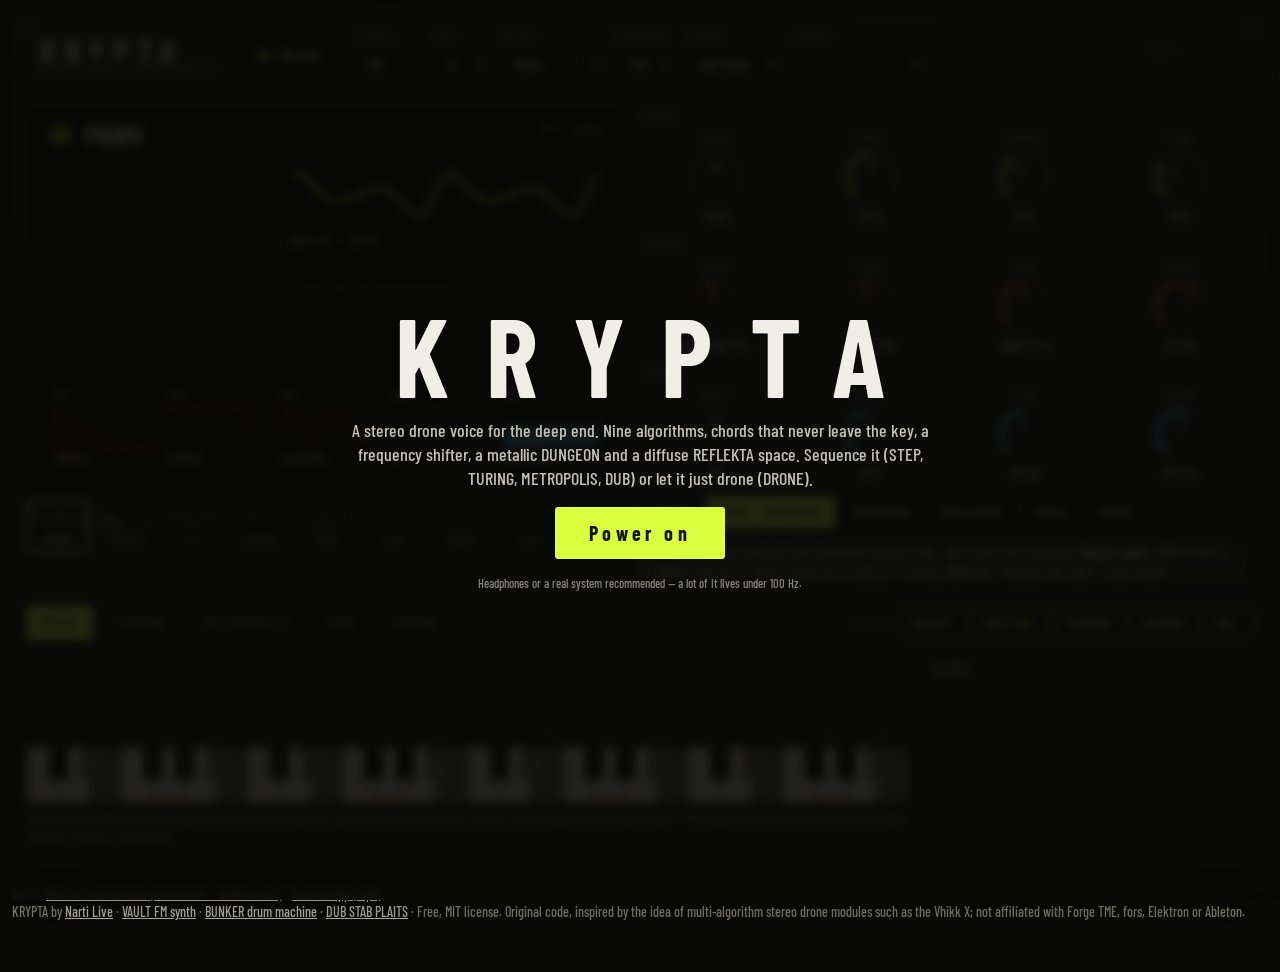
<file: krypta/index.html>
<!doctype html>
<html lang="en">
<head>
<meta charset="utf-8">
<meta name="viewport" content="width=device-width, initial-scale=1, viewport-fit=cover">
<title>KRYPTA — stereo drone voice by Narti Live</title>
<meta name="author" content="Narti Live">
<meta name="description" content="KRYPTA by Narti Live: a nine-algorithm stereo drone voice and processor for dub techno and deep minimal — chords that stay in key, frequency shifter, metallic and diffuse spaces, a step / Turing / Metropolis / DUB sequencer. Free, in the browser.">
<meta name="theme-color" content="#0a0a09">
<meta property="og:title" content="KRYPTA — stereo drone voice by Narti Live">
<meta property="og:description" content="Nine stereo drone algorithms, always in key: frequency shifter, DUNGEON and REFLEKTA spaces, step / Turing / Metropolis / DUB sequencing. In the browser, free.">
<meta property="og:image" content="https://narti-live.github.io/dub-base-Plaits/assets/krypta.jpg">
<link rel="icon" href="../assets/favicon.svg" type="image/svg+xml">
<link rel="manifest" href="manifest.webmanifest">
<style>
@font-face { font-family: "Barlow Condensed"; src: url(../assets/fonts/BarlowCondensed-Medium.woff) format("woff"); font-weight: 500; font-display: swap; }
@font-face { font-family: "Barlow Condensed"; src: url(../assets/fonts/BarlowCondensed-SemiBold.woff) format("woff"); font-weight: 600; font-display: swap; }
@font-face { font-family: "Barlow Condensed"; src: url(../assets/fonts/BarlowCondensed-Bold.woff) format("woff"); font-weight: 700; font-display: swap; }
:root {
  --bg: #0a0a09; --panel: #141412; --line: #33322e; --fog: #85837b; --mist: #c2c0b8; --bone: #f0eee6;
  --acc: #dcff3f; --acc2: #ff6a45; --cold: #7fd8ff; --amber: #ffb340;
  --display: "Barlow Condensed", "Arial Narrow", sans-serif;
  color-scheme: dark;
}
* { box-sizing: border-box; }
html, body { margin: 0; background: var(--bg); color: var(--mist); font: 15px/1.35 var(--display); -webkit-font-smoothing: antialiased; }
body { min-height: 100vh; background: radial-gradient(1200px 640px at 70% -10%, #23241b 0%, var(--bg) 62%) fixed var(--bg); }
button, select, input { font: inherit; color: inherit; }
a { color: var(--bone); }
.wrap { max-width: 1320px; margin: 0 auto; padding: 14px max(12px, env(safe-area-inset-left)) 50px max(12px, env(safe-area-inset-right)); }
.chassis { background: linear-gradient(180deg, #1e1e1b, #151513); border: 1px solid #383732; border-radius: 4px; padding: 14px; box-shadow: 0 30px 80px rgba(0,0,0,.6), inset 0 1px 0 rgba(255,255,255,.05); position: relative; }
.chassis::before, .chassis::after { content: ""; position: absolute; top: 8px; width: 9px; height: 9px; border-radius: 50%; background: radial-gradient(circle at 35% 35%, #6b6a63, #22221f); box-shadow: 0 1px 0 rgba(255,255,255,.08); }
.chassis::before { left: 8px; } .chassis::after { right: 8px; }
.topbar { display: flex; flex-wrap: wrap; align-items: center; gap: 10px 14px; padding: 2px 14px 12px; border-bottom: 1px solid #2c2b27; margin-bottom: 12px; }
.logo { display: flex; flex-direction: column; line-height: .95; margin-right: 6px; }
.logo b { font: 700 30px/1 var(--display); letter-spacing: .34em; color: var(--bone); }
.logo span { font-size: 11px; letter-spacing: .3em; text-transform: uppercase; color: var(--fog); }
.logo a { color: var(--fog); text-decoration: none; }
.play { width: 108px; height: 42px; border-radius: 3px; border: 1px solid #47463f; background: #0e0e0d; color: var(--bone); font: 700 16px/1 var(--display); letter-spacing: .18em; cursor: pointer; display: inline-flex; align-items: center; justify-content: center; gap: 10px; }
.play i { width: 0; height: 0; border-left: 11px solid var(--acc); border-top: 7px solid transparent; border-bottom: 7px solid transparent; }
.play[aria-pressed="true"] { border-color: var(--acc); box-shadow: 0 0 0 1px var(--acc) inset, 0 0 18px rgba(220,255,63,.22); }
.play[aria-pressed="true"] i { width: 11px; height: 11px; border: 0; background: var(--acc); }
.fld { display: flex; flex-direction: column; gap: 3px; }
.fld label { font-size: 10px; letter-spacing: .22em; text-transform: uppercase; color: var(--fog); }
.fld select, .fld input { background: #0e0e0d; border: 1px solid var(--line); border-radius: 3px; padding: 5px 7px; color: var(--bone); }
.fld input[type=number] { width: 64px; }
.grow { flex: 1; }
.tbtn { background: #0e0e0d; border: 1px solid var(--line); border-radius: 3px; color: var(--mist); padding: 8px 12px; font: 700 13px/1 var(--display); letter-spacing: .14em; text-transform: uppercase; cursor: pointer; touch-action: manipulation; }
.tbtn:hover { color: var(--bone); border-color: #5a5952; }
.tbtn.hot { border-color: var(--acc); color: var(--acc); }
.tbtn[aria-pressed="true"] { background: var(--acc); border-color: var(--acc); color: #121405; }
.meter { width: 84px; height: 8px; border-radius: 1px; background: #0e0e0d; border: 1px solid #2a2a26; overflow: hidden; }
.meter div { height: 100%; width: 0; background: linear-gradient(90deg, var(--acc) 65%, var(--amber) 85%, var(--acc2)); }
.lbl { font-size: 10px; letter-spacing: .22em; color: var(--fog); text-transform: uppercase; margin-right: 2px; }
.rnd { display: flex; flex-wrap: wrap; gap: 6px; align-items: center; }

.main { display: grid; grid-template-columns: minmax(0, 600px) minmax(0, 1fr); gap: 16px; align-items: start; }
.screenbox { background: #040404; border: 1px solid #2b2a27; border-radius: 3px; padding: 8px; box-shadow: inset 0 0 30px rgba(0,0,0,.9), 0 0 0 4px #10100f; }
canvas.oled { display: block; width: 100%; height: auto; aspect-ratio: 1200 / 760; }
.algos { display: grid; grid-template-columns: repeat(9, minmax(0, 1fr)); gap: 5px; margin-top: 10px; }
.al { position: relative; background: #0e0e0d; border: 1px solid var(--line); border-radius: 3px; padding: 4px 2px 5px; cursor: pointer; display: grid; justify-items: center; gap: 2px; color: var(--fog); touch-action: manipulation; }
.al canvas { width: 100%; height: 26px; display: block; }
.al span { font: 700 11px/1 var(--display); letter-spacing: .08em; }
.al small { position: absolute; top: 2px; left: 4px; font-size: 9px; color: #5c5b55; }
.al[aria-pressed="true"] { border-color: var(--acc); color: var(--acc); box-shadow: 0 0 0 1px var(--acc) inset, 0 0 14px rgba(220,255,63,.18); }
.knobs { display: grid; grid-template-columns: repeat(4, minmax(0, 1fr)); gap: 4px 8px; }
.sect { grid-column: 1 / -1; display: flex; align-items: center; gap: 10px; margin: 6px 0 0; font: 700 11px/1 var(--display); letter-spacing: .3em; color: var(--fog); }
.sect::after { content: ""; flex: 1; height: 1px; background: #2c2b27; }
.enc { display: grid; justify-items: center; gap: 2px; user-select: none; -webkit-user-select: none; touch-action: none; cursor: ns-resize; outline: none; padding: 4px 0; border-radius: 3px; }
.enc.off { visibility: hidden; }
.enc .n { font-size: 12px; letter-spacing: .12em; text-transform: uppercase; color: var(--fog); white-space: nowrap; }
.enc svg { width: 58px; height: 58px; overflow: visible; }
.enc .v { font-size: 13px; color: var(--bone); font-variant-numeric: tabular-nums; white-space: nowrap; }
.enc.touched .n { color: var(--acc); }
.enc:focus-visible { box-shadow: 0 0 0 2px var(--cold); }
.tools { display: flex; flex-wrap: wrap; gap: 6px; margin-top: 10px; align-items: center; }
.hint { font-size: 14px; color: var(--fog); margin: 8px 0 0; }
.guide { margin-top: 10px; border-left: 2px solid var(--acc); padding: 6px 10px; background: rgba(220,255,63,.04); font-size: 14px; color: var(--mist); }
.guide b { color: var(--bone); letter-spacing: .08em; }

/* sequencer */
.seqhead { display: flex; flex-wrap: wrap; gap: 8px 10px; align-items: center; margin: 18px 0 10px; }
.modes { display: flex; flex-wrap: wrap; gap: 6px; }
.mode { background: #0e0e0d; border: 1px solid var(--line); border-radius: 3px; color: var(--fog); padding: 9px 14px; font: 700 14px/1 var(--display); letter-spacing: .18em; cursor: pointer; }
.mode[aria-selected="true"] { background: var(--acc); border-color: var(--acc); color: #121405; }
.seqbody { display: grid; grid-template-columns: minmax(0, 1fr) 330px; gap: 14px; align-items: start; }
.steps { display: grid; grid-template-columns: repeat(16, minmax(0, 1fr)); gap: 5px; margin-bottom: 24px; }
.st { position: relative; min-height: 74px; border-radius: 3px; background: #171715; border: 1px solid #2a2a26; cursor: pointer; padding: 0; text-align: center; touch-action: manipulation; }
.st:nth-child(4n+1) { background: #1d1d1a; }
.st .bar { position: absolute; left: 4px; right: 4px; bottom: 4px; border-radius: 1px; background: var(--acc); opacity: 0; height: 30%; }
.st.on .bar { opacity: var(--o, 1); }
.st.chance .bar { background-image: repeating-linear-gradient(135deg, rgba(0,0,0,.55) 0 3px, transparent 3px 7px); }
.st .nm { position: absolute; left: 0; right: 0; top: 6px; font: 700 12px/1 var(--display); color: var(--fog); }
.st.on .nm { color: var(--bone); }
.st .ch { position: absolute; left: 0; right: 0; top: 22px; font: 600 10px/1 var(--display); color: var(--fog); }
.st .k { position: absolute; left: 0; right: 0; bottom: -18px; font-size: 11px; color: #57564f; }
.st.cur { box-shadow: 0 0 0 2px var(--bone), 0 0 12px rgba(255,255,255,.3); }
.st.sel { outline: 3px solid var(--amber); outline-offset: 2px; }
.st.beyond { opacity: .25; }
.reg { display: grid; grid-template-columns: repeat(16, minmax(0, 1fr)); gap: 5px; }
.bit { aspect-ratio: 1; border-radius: 50%; background: #1b1b18; border: 1px solid #2d2c28; transition: background .08s, box-shadow .08s; }
.bit.one { background: var(--acc); box-shadow: 0 0 10px rgba(220,255,63,.5); }
.bit.out { opacity: .25; }
.stages { display: grid; grid-template-columns: repeat(8, minmax(0, 1fr)); gap: 8px; }
.stg { background: #171715; border: 1px solid #2a2a26; border-radius: 3px; padding: 8px 4px; display: grid; gap: 6px; justify-items: center; }
.stg.cur { border-color: var(--acc); box-shadow: 0 0 0 1px var(--acc) inset, 0 0 14px rgba(220,255,63,.2); }
.stg.out { opacity: .3; }
.stg .nb { display: flex; align-items: center; gap: 4px; }
.stg .nb button { width: 24px; height: 24px; border-radius: 3px; border: 1px solid #3a3934; background: #0e0e0d; color: var(--mist); cursor: pointer; padding: 0; font-weight: 700; }
.stg .nn { font: 700 15px/1 var(--display); color: var(--bone); min-width: 34px; text-align: center; }
.stg .pul { display: grid; grid-template-columns: repeat(4, 12px); gap: 4px; }
.stg .pd { width: 12px; height: 12px; border-radius: 2px; background: #262622; border: 1px solid #36352f; cursor: pointer; padding: 0; }
.stg .pd.in { background: #66655d; }
.stg .pd.now { background: var(--acc); box-shadow: 0 0 8px var(--acc); }
.stg .gm { font: 700 11px/1 var(--display); letter-spacing: .12em; padding: 6px; border-radius: 3px; border: 1px solid #3a3934; background: #0e0e0d; color: var(--mist); cursor: pointer; width: 100%; }
.stg .gm.g0 { color: #57564f; } .stg .gm.g2 { color: var(--acc); } .stg .gm.g3 { color: var(--amber); }
.dub { display: grid; grid-template-columns: repeat(16, minmax(0, 1fr)); gap: 5px; margin-bottom: 8px; }
.dc { height: 60px; border-radius: 3px; background: #171715; border: 1px solid #2a2a26; position: relative; }
.dc:nth-child(4n+1) { background: #1d1d1a; }
.dc.on::after { content: ""; position: absolute; left: 4px; right: 4px; bottom: 4px; height: 38%; background: var(--acc2); border-radius: 1px; opacity: .75; }
.dc.acc::after { height: 70%; opacity: 1; }
.dc.cur { box-shadow: 0 0 0 2px var(--bone), 0 0 12px rgba(255,255,255,.3); }
.dc.beyond { opacity: .22; }
.dronebox { background: #171715; border: 1px solid #2a2a26; border-radius: 3px; padding: 18px 16px 14px; margin-bottom: 8px; }
.dchord { font: 700 clamp(28px, 6vw, 46px)/1 var(--display); color: var(--acc); letter-spacing: .08em; }
.dmeta { font-size: 15px; color: var(--mist); margin: 8px 0 12px; }
.dbar { height: 4px; background: #262622; border-radius: 2px; overflow: hidden; }
.dbar div { height: 100%; width: 0; background: var(--acc); transition: width .2s linear; }
.dubchord { font: 700 22px/1 var(--display); color: var(--acc2); letter-spacing: .06em; min-height: 26px; margin: 6px 0; }
.side { background: linear-gradient(180deg, #1c1c19, #161614); border: 1px solid #36352f; border-radius: 3px; padding: 12px; }
.side h4 { margin: 0 0 8px; font: 700 13px/1 var(--display); letter-spacing: .22em; color: var(--bone); }
.side .knobs { grid-template-columns: repeat(3, minmax(0, 1fr)); }
.side .enc svg { width: 46px; height: 46px; }
.kb { display: block; width: 100%; height: 54px; margin-top: 8px; }

.start { position: fixed; inset: 0; z-index: 20; display: grid; place-items: center; background: rgba(8,8,7,.88); backdrop-filter: blur(5px); -webkit-backdrop-filter: blur(5px); padding: 20px; }
.start[hidden] { display: none; }
.start .box { max-width: 600px; text-align: center; display: grid; gap: 16px; }
.start h1 { margin: 0 -.34em 0 0; font: 700 clamp(56px, 13vw, 110px)/.85 var(--display); letter-spacing: .34em; color: var(--bone); }
.start p { margin: 0; font-size: 18px; color: var(--mist); }
.start button { justify-self: center; padding: 16px 34px; font: 700 20px/1 var(--display); letter-spacing: .22em; border-radius: 3px; border: 0; background: var(--acc); color: #121405; cursor: pointer; }
.start small { color: var(--fog); }
footer { color: var(--fog); font-size: 14px; margin-top: 22px; }
footer a { color: var(--mist); }

@media (max-width: 1100px) { .seqbody { grid-template-columns: 1fr; } }
@media (max-width: 980px) { .main { grid-template-columns: 1fr; } }
@media (max-width: 620px) {
  .steps, .reg, .dub { grid-template-columns: repeat(8, minmax(0, 1fr)); row-gap: 22px; }
  .dub { row-gap: 6px; }
  .stages { grid-template-columns: repeat(4, minmax(0, 1fr)); }
  .algos { grid-template-columns: repeat(5, minmax(0, 1fr)); }
  .knobs { gap: 2px 2px; }
  .enc svg { width: 50px; height: 50px; }
  .chassis { padding: 10px; }
  .topbar { padding: 2px 4px 12px; }
}
@media (prefers-reduced-motion: reduce) { * { transition: none !important; } }
</style>
</head>
<body>
<div class="start" id="start">
  <div class="box">
    <h1>KRYPTA</h1>
    <p>A stereo drone voice for the deep end. Nine algorithms, chords that never leave the key, a frequency shifter, a metallic DUNGEON and a diffuse REFLEKTA space. Sequence it (STEP, TURING, METROPOLIS, DUB) or let it just drone (DRONE).</p>
    <button id="go" type="button">Power on</button>
    <small>Headphones or a real system recommended — a lot of it lives under 100 Hz.</small>
  </div>
</div>
<div class="wrap">
<div class="chassis">
  <div class="topbar">
    <div class="logo"><b>KRYPTA</b><span><a href="../">Narti Live · drone voice</a></span></div>
    <button class="play" id="play" type="button" aria-pressed="false"><i></i><span>PLAY</span></button>
    <div class="fld"><label for="bpm">Tempo</label><input id="bpm" type="number" min="60" max="200" value="122"></div>
    <div class="fld"><label for="root">Key</label><select id="root"></select></div>
    <div class="fld"><label for="scale">Scale</label><select id="scale"><option value="0">Minor</option><option value="1">Dorian</option><option value="2">Phrygian</option><option value="3">Harm. minor</option><option value="4">Minor pent.</option></select></div>
    <div class="fld"><label for="reg">Register</label><select id="reg"><option value="-24">Sub</option><option value="-12">Low</option><option value="0">Mid</option></select></div>
    <div class="fld"><label for="chord">Chord</label><select id="chord"></select></div>
    <div class="fld"><label for="preset">Preset</label><select id="preset"></select></div>
    <div class="grow"></div>
    <div class="fld"><label>Out</label><div class="meter"><div id="meter"></div></div></div>
  </div>
  <div class="main">
    <div>
      <div class="screenbox"><canvas class="oled" id="oled" width="1200" height="760" aria-label="Screen: stereo scope, algorithm, chord, envelope, field, shifter and space"></canvas></div>
      <div class="algos" id="algos" role="group" aria-label="Algorithm"></div>
    </div>
    <div>
      <div class="knobs" id="knobs"></div>
      <div class="tools" id="tools"></div>
      <div class="guide" id="guide"></div>
    </div>
  </div>

  <div class="seqhead">
    <div class="modes" role="tablist" id="modes">
      <button class="mode" role="tab" data-m="0" type="button">STEP</button>
      <button class="mode" role="tab" data-m="1" type="button">TURING</button>
      <button class="mode" role="tab" data-m="2" type="button">METROPOLIS</button>
      <button class="mode" role="tab" data-m="3" type="button">DUB</button>
      <button class="mode" role="tab" data-m="4" type="button">DRONE</button>
    </div>
    <div class="grow"></div>
    <div class="rnd"><span class="lbl">Random</span>
      <button class="tbtn hot" data-r="notes" type="button">Notes</button>
      <button class="tbtn hot" data-r="rhythm" type="button">Rhythm</button>
      <button class="tbtn hot" data-r="chords" type="button">Chords</button>
      <button class="tbtn hot" data-r="sound" type="button">Sound</button>
      <button class="tbtn hot" data-r="all" type="button">All</button>
    </div>
  </div>
  <div class="seqbody">
    <div>
      <div id="stepView"><div class="steps" id="steps"></div></div>
      <div id="turView" hidden><div class="reg" id="regbits"></div><p class="hint" id="turHint"></p></div>
      <div id="metView" hidden><div class="stages" id="stages"></div></div>
      <div id="droneView" hidden><div class="dronebox"><div class="dchord" id="dchord">—</div><div class="dmeta" id="dmeta"></div><div class="dbar"><div id="dbar"></div></div></div></div>
      <div id="dubView" hidden><div class="dub" id="dubcells"></div><div class="dubchord" id="dubchord"></div></div>
      <canvas class="kb" id="kb" width="1600" height="110" aria-label="Keyboard: the notes of the key, and what plays"></canvas>
      <p class="hint" id="seqHint"></p>
    </div>
    <div class="side"><h4 id="sideTitle">STEP</h4><div class="knobs" id="sideEncs"></div><div class="tools" id="sideTools"></div></div>
  </div>
</div>
<footer><b>Get it:</b> <a href="../downloads/Krypta-M4L-v1.1.zip" download>Max for Live devices (instrument + audio effect)</a> · <a href="../downloads/KRYPTA-v1.0.apk" download>Android app (.apk)</a><br>KRYPTA by <a href="https://www.instagram.com/narti_live">Narti Live</a> · <a href="../vault/">VAULT FM synth</a> · <a href="../bunker/">BUNKER drum machine</a> · <a href="../">DUB STAB PLAITS</a> · Free, MIT license. Original code, inspired by the idea of multi-algorithm stereo drone modules such as the Vhikk X; not affiliated with Forge TME, fors, Elektron or Ableton.</footer>
</div>

<script>
(function () {
  'use strict';
  var NOTE = ['C', 'C#', 'D', 'D#', 'E', 'F', 'F#', 'G', 'G#', 'A', 'A#', 'B'];
  var SCALES = [[0, 2, 3, 5, 7, 8, 10], [0, 2, 3, 5, 7, 9, 10], [0, 1, 3, 5, 7, 8, 10], [0, 2, 3, 5, 7, 8, 11], [0, 3, 5, 7, 10]];
  var CHORD_NAMES = ['Single', 'Fifth', 'Minor', 'Minor 7', 'Dub stack', 'Root + 7', 'Triad (key)', '7th (key)'];
  var CHORD_SHORT = ['1', '5', 'm', 'm7', 'dub', '7', 'tri', '7k'];
  var GATES = ['1/64', '1/32', '1/16', '1/8', '3/16', '1/4', '1/2', '1 bar'];
  var LS = 'krypta1';
  var saved = {};
  try { saved = JSON.parse(localStorage.getItem(LS)) || {}; } catch (e) { saved = {}; }
  var saveTimer = 0;
  function persist() { clearTimeout(saveTimer); saveTimer = setTimeout(function () { try { localStorage.setItem(LS, JSON.stringify(saved)); } catch (e) {} }, 500); }
  var node = null, ctx = null, playing = false;
  function post(m) { if (node) node.port.postMessage(m); }
  function seq(fn) { post({ t: 'seq', fn: fn, args: Array.prototype.slice.call(arguments, 1) }); }
  function dub(fn) { post({ t: 'dub', fn: fn, args: Array.prototype.slice.call(arguments, 1) }); }
  var S = null;
  var live = { held: [], pos: [0, -1, 0], reg: [0, 8], env: 0, lv: 0, rv: 0, shp: 0, scope: null, dubpat: '', dubchord: '', gateT: 0, chord: null };

  // ================================================================ encoder
  function encoder(o) {
    var e = document.createElement('div');
    e.className = 'enc'; e.tabIndex = 0; e.setAttribute('role', 'slider');
    e.innerHTML = '<div class="n"></div><svg viewBox="0 0 56 56"></svg><div class="v"></div>';
    var nEl = e.firstChild, svg = e.children[1], vEl = e.children[2], drag = false, y0 = 0, v0 = 0;
    function pt(a, rr) { return [(28 + rr * Math.cos(a)).toFixed(2), (28 + rr * Math.sin(a)).toFixed(2)]; }
    function draw() {
      if (!o.n) { e.classList.add('off'); return; }
      e.classList.remove('off');
      var v = Math.max(0, Math.min(1, o.get())), name = typeof o.n === 'function' ? o.n() : o.n;
      nEl.textContent = name; vEl.textContent = o.fmt ? o.fmt(v) : Math.round(v * 100) + '%';
      e.setAttribute('aria-label', name); e.setAttribute('aria-valuetext', vEl.textContent);
      var a0 = Math.PI * 0.75, span = Math.PI * 1.5, a1 = a0 + span * v, r = 22, col = o.color ? o.color() : '#f0eee6';
      var bip = !!o.bipolar, as = bip ? a0 + span / 2 : a0;
      var lo = Math.min(as, a1), hi = Math.max(as, a1), big = (hi - lo) > Math.PI ? 1 : 0, ticks = '';
      for (var k = 0; k <= 10; k++) { var a = a0 + span * k / 10, p1 = pt(a, 25), p2 = pt(a, k === 5 && bip ? 29.5 : 27.5); ticks += '<line x1="' + p1[0] + '" y1="' + p1[1] + '" x2="' + p2[0] + '" y2="' + p2[1] + '" stroke="' + (k === 5 && bip ? '#9a988f' : '#4f4e48') + '" stroke-width="1"/>'; }
      var s0 = pt(a0, r), s1 = pt(a0 + span - 0.0001, r), l0 = pt(lo, r), l1 = pt(hi, r), i0 = pt(a1, 6), i1 = pt(a1, 14);
      svg.innerHTML = ticks +
        '<path d="M' + s0.join(' ') + ' A22 22 0 1 1 ' + s1.join(' ') + '" stroke="#2b2a26" stroke-width="3.5" fill="none" stroke-linecap="round"/>' +
        (hi - lo > 0.01 ? '<path d="M' + l0.join(' ') + ' A22 22 0 ' + big + ' 1 ' + l1.join(' ') + '" stroke="' + col + '" stroke-width="3.5" fill="none" stroke-linecap="round"/>' : '') +
        '<circle cx="28" cy="28" r="16" fill="#1a1a18" stroke="#000" stroke-width="1"/><circle cx="28" cy="28" r="12.5" fill="none" stroke="#2c2b27" stroke-width="1"/>' +
        '<line x1="' + i0[0] + '" y1="' + i0[1] + '" x2="' + i1[0] + '" y2="' + i1[1] + '" stroke="' + col + '" stroke-width="2.6" stroke-linecap="round"/>';
    }
    function set(v) { v = Math.max(0, Math.min(1, v)); o.set(v); draw(); if (o.touch) o.touch(); }
    e.addEventListener('pointerdown', function (ev) { if (!o.n) return; drag = true; y0 = ev.clientY; v0 = o.get(); e.setPointerCapture(ev.pointerId); e.focus(); ev.preventDefault(); if (o.touch) o.touch(); });
    e.addEventListener('pointermove', function (ev) { if (drag) set(v0 + (y0 - ev.clientY) / (ev.shiftKey ? 700 : 180)); });
    e.addEventListener('pointerup', function () { drag = false; });
    e.addEventListener('pointercancel', function () { drag = false; });
    e.addEventListener('dblclick', function () { if (o.n && o.def != null) set(o.def); });
    e.addEventListener('wheel', function (ev) { if (!o.n) return; ev.preventDefault(); set(o.get() - Math.sign(ev.deltaY) * (ev.shiftKey ? 0.004 : 0.025)); }, { passive: false });
    e.addEventListener('keydown', function (ev) {
      if (ev.key === 'ArrowUp' || ev.key === 'ArrowRight') { set(o.get() + 0.01); ev.preventDefault(); }
      if (ev.key === 'ArrowDown' || ev.key === 'ArrowLeft') { set(o.get() - 0.01); ev.preventDefault(); }
    });
    e.redraw = draw; e.bind = function (no) { o = no; draw(); };
    draw();
    return e;
  }
  function btn(text, fn) { var b = document.createElement('button'); b.type = 'button'; b.className = 'tbtn'; b.textContent = text; if (fn) b.addEventListener('click', fn); return b; }
  function fmtHz(f) { return f >= 1000 ? (f / 1000).toFixed(1) + 'k' : Math.round(f) + ''; }
  function ms(x) { return x < 1 ? Math.round(x * 1000) + ' ms' : x.toFixed(1) + ' s'; }
  var pct = function (v) { return Math.round(v * 100) + '%'; };

  // ================================================================ the voice
  var ALG = [
    { n: 'PAIRS', m: 'Bright', s: 'Sub', g: 'Two detuned, self-modulated saws per side — the classic dub chord pad. <b>Sweet spot:</b> SPAN 40–60 %, MORPH under 50 %, FIELD a little left of noon (LP 3–6 kHz). WARP left = ring-like AM, right = cross-FM grit.',
      fm: function (v) { return pct(v); }, fs: function (v) { return v < 0.02 ? 'off' : pct(v); } },
    { n: 'CLUSTER', m: 'Upper', s: 'Octaves', g: 'Eight sines on the chord tones and their octaves — glassy, organ-like, very clean in a mix. <b>Sweet spot:</b> MORPH 20–50 %, WARP close to noon (small amounts make it shimmer), REFLEKTA space.',
      fm: pct, fs: function (v) { return '×' + (1 + Math.floor(v * 2.99)); } },
    { n: 'FM', m: 'Index', s: 'Ratio', g: 'One FM pair per side; the index follows the envelope, so stabs bloom and decay. <b>Sweet spot:</b> ratio 1 or 2 for chords, 3.5 / 7 for bells; INDEX 0.6–2.4; WARP adds feedback grit.',
      fm: function (v) { return (v * 6).toFixed(2); }, fs: function (v) { return '×' + [0.5, 1, 1.5, 2, 3, 3.5, 4, 7][Math.floor(v * 7.99)]; } },
    { n: 'FORMANT', m: 'Formant 1', s: 'Formant 2', g: 'Sync-sine formants — vowels, throat, choir in a crypt. <b>Sweet spot:</b> FORMANT 1 at 20–45 %, FORMANT 2 around 30–60 %, slow SHIFT for a talking drift. Great with SWELL.',
      fm: function (v) { return (1 + v * 11).toFixed(1) + 'h'; }, fs: function (v) { return (2 + v * 18).toFixed(1) + 'h'; } },
    { n: 'SCAN', m: 'Spacing', s: 'Partial', g: 'A window of six partials moving through the harmonic series. Turn SCAN slowly for evolving, ever-changing drones. <b>Sweet spot:</b> SPACING 1–2, WARP near noon (right of noon stretches it into bells).',
      fm: function (v) { return '+' + (1 + Math.floor(v * 3.99)); }, fs: function (v) { return '#' + (1 + Math.floor(v * 20)); } },
    { n: 'RING', m: 'Ring', s: 'Ratio', g: 'Carrier times modulator — metallic, inharmonic, Basic-Channel-style dub smoke. <b>Sweet spot:</b> RING 30–60 %, RATIO near 1.5 or 2.0 for in-key tones; anything else goes metallic. Short REFLEKTA.',
      fm: pct, fs: function (v) { return '×' + (1 + v * 3.27).toFixed(2); } },
    { n: 'BANDS', m: 'Reso', s: 'Harmonic', g: 'Noise through four resonant bands on the chord tones — breath, wind, tape hiss that sings in key. <b>Sweet spot:</b> RESO 60–90 %, HARMONIC 1–2, long envelope, REFLEKTA.',
      fm: pct, fs: function (v) { return '×' + (1 + Math.floor(v * 3.99)); } },
    { n: 'FOLD', m: 'Fold', s: 'Symmetry', g: 'Sines through a wavefolder; the fold follows the envelope. From warm to West-coast bite. <b>Sweet spot:</b> FOLD 15–45 % for basses and chords, SYMMETRY off-centre for even harmonics. WARP = sub FM.',
      fm: pct, fs: function (v) { var b = (v - 0.5) * 1.2; return Math.abs(b) < 0.03 ? 'centre' : (b > 0 ? '+' : '') + b.toFixed(2); } },
    { n: 'RESONATOR', m: 'Decay', s: 'Bright', g: 'The audio input (or a breath of noise) through combs tuned to the chord — turn your drums into chords. Press <b>INPUT</b> to use a mic or line in. <b>Sweet spot:</b> DECAY 50–85 %, BRIGHT 30–60 %.',
      fm: function (v) { return Math.round((0.8 + 0.195 * v) * 100) + '% fb'; }, fs: pct }
  ];
  // engine param, default 0..1, name, colour, bipolar
  var PD = {
    pwarp: 0.5, pspan: 0.5, pmorph: 0.35, pscan: 0.3, pfuse: 0.42, pfield: 0.4, penv: 0.5, pvol: 0.67,
    pshift: 0.5, pspace: 0.45, ptime: 0.45, pform: 0.55 };
  var P = saved.p || {};
  Object.keys(PD).forEach(function (k) { if (P[k] == null) P[k] = PD[k]; });
  var V = saved.v || { algo: 0, spc: -1, hold: 0, pin: 0 };
  function sendP(k) { post({ t: 'p', p: k, v: k === 'pvol' ? P[k] * 1.5 : P[k] }); }
  function setP(k, v) { P[k] = v; saved.p = P; persist(); sendP(k); }
  function envInfo(e) {
    if (e >= 0.95) return ['DRONE', ''];
    if (e < 0.33) return ['PLUCK', ms(0.05 * Math.pow(2, e / 0.33 * 4.6))];
    if (e < 0.66) return ['LONG', ms(1.2 * Math.pow(2, (e - 0.33) / 0.33 * 2.7))];
    return ['SWELL', ms(0.2 * Math.pow(2, (e - 0.66) / 0.29 * 4.3))];
  }
  function fieldHz(v) { var fd = v - 0.5; if (Math.abs(fd) <= 0.02) return 0; return fd < 0 ? 18000 * Math.pow(2, (fd + 0.02) * 2 * 7.8) : 20 * Math.pow(2, (fd - 0.02) * 2 * 7.6); }
  function shiftHz(v) { var sh = v - 0.5; if (Math.abs(sh) <= 0.01) return 0; return (sh > 0 ? 1 : -1) * (Math.abs(sh) - 0.01) * (Math.abs(sh) - 0.01) * 1000; }
  function spcType() { return V.spc < 0 ? ([1, 5, 6, 8].indexOf(V.algo) >= 0 ? 1 : 0) : V.spc; }
  var KN = [
    ['TONE'],
    ['pwarp', function () { return 'Warp'; }, function (v) { var w = v - 0.5; return Math.abs(w) < 0.02 ? 'none' : (w < 0 ? 'AM ' : 'FM ') + Math.round(Math.abs(w) * 200) + '%'; }, '#dcff3f', true],
    ['pspan', function () { return 'Span'; }, function (v) { var det = v < 0.5 ? v * 2 * 0.012 : 0.012 + (v - 0.5) * 2 * 0.03; return Math.round(1200 * Math.log2(1 + det)) + ' ct' + (v > 0.5 ? ' wide' : ''); }, '#dcff3f'],
    ['pmorph', function () { return ALG[V.algo].m; }, function (v) { return ALG[V.algo].fm(v); }, '#dcff3f'],
    ['pscan', function () { return ALG[V.algo].s; }, function (v) { return ALG[V.algo].fs(v); }, '#dcff3f'],
    ['SHAPE'],
    ['pfuse', function () { return 'Fuse'; }, function (v) { var f = v - 0.5; return Math.abs(f) <= 0.02 ? 'clean' : (f < 0 ? 'ensemble ' : 'heat ') + Math.round(Math.abs(f) * 200) + '%'; }, '#ff6a45', true],
    ['pfield', function () { return 'Field'; }, function (v) { var h = fieldHz(v); return !h ? 'open' : (v < 0.5 ? 'LP ' : 'HP ') + fmtHz(h) + ' Hz'; }, '#ff6a45', true],
    ['penv', function () { return 'Env'; }, function (v) { var i = envInfo(v); return i[0] + (i[1] ? ' ' + i[1] : ''); }, '#ff6a45'],
    ['pvol', function () { return 'Level'; }, function (v) { return v < 0.01 ? '−∞' : (20 * Math.log10(v * 1.5)).toFixed(1) + ' dB'; }, '#ff6a45'],
    ['SPACE'],
    ['pshift', function () { return 'Shift'; }, function (v) { var h = shiftHz(v); return !h ? 'off' : (h > 0 ? '+' : '−') + (Math.abs(h) < 10 ? Math.abs(h).toFixed(2) : Math.round(Math.abs(h))) + ' Hz'; }, '#7fd8ff', true],
    ['pspace', function () { return 'Space'; }, pct, '#7fd8ff'],
    ['ptime', function () { return 'Time'; }, function (v) { return spcType() ? Math.round(60 + 840 * v * v) + ' ms' : (7 + 50 * v).toFixed(0) + ' ms'; }, '#7fd8ff'],
    ['pform', function () { return 'Form'; }, function (v) { return spcType() ? Math.round((0.35 + 0.6 * v) * 100) + '% fb' : Math.round((0.55 + 0.42 * v) * 100) + '% fb'; }, '#7fd8ff']
  ];
  var knobBox = document.getElementById('knobs'), encs = {}, ui = { touched: null, touchT: 0, sel: -1 };
  KN.forEach(function (d) {
    if (d.length === 1) { var h = document.createElement('div'); h.className = 'sect'; h.textContent = d[0]; knobBox.appendChild(h); return; }
    var e = encoder({ n: d[1], get: function () { return P[d[0]]; }, set: function (v) { setP(d[0], v); }, fmt: d[2], def: PD[d[0]], color: function () { return d[3]; }, bipolar: d[4],
      touch: function () { ui.touched = d[0]; ui.touchT = performance.now(); } });
    encs[d[0]] = e; knobBox.appendChild(e);
  });
  function redrawKnobs() { Object.keys(encs).forEach(function (k) { encs[k].redraw(); }); }

  // algorithm tiles, each with a small live picture
  var algBox = document.getElementById('algos'), algBtns = [];
  ALG.forEach(function (a, i) {
    var b = document.createElement('button'); b.type = 'button'; b.className = 'al';
    b.innerHTML = '<small>' + (i + 1) + '</small><canvas width="120" height="52"></canvas><span>' + a.n + '</span>';
    b.addEventListener('click', function () { setAlgo(i); });
    algBox.appendChild(b); algBtns.push(b);
  });
  function setAlgo(i) {
    V.algo = i; saved.v = V; persist(); post({ t: 'p', p: 'palgo', v: i });
    algBtns.forEach(function (b, j) { b.setAttribute('aria-pressed', j === i ? 'true' : 'false'); });
    document.getElementById('guide').innerHTML = '<b>' + (i + 1) + ' · ' + ALG[i].n + '</b> — ' + ALG[i].g;
    redrawKnobs(); drawSpcBtns();
  }
  // tools: seed, space type, hold, input
  var tools = document.getElementById('tools'), spcBtns = [];
  tools.appendChild(btn('Seed', function () { post({ t: 'seed' }); live.seedT = performance.now(); }));
  [['Auto', -1], ['Dungeon', 0], ['Reflekta', 1]].forEach(function (s) {
    var b = btn(s[0], function () { V.spc = s[1]; saved.v = V; persist(); post({ t: 'p', p: 'pspc', v: s[1] }); drawSpcBtns(); redrawKnobs(); });
    spcBtns.push([b, s[1]]); tools.appendChild(b);
  });
  function drawSpcBtns() { spcBtns.forEach(function (x) { x[0].setAttribute('aria-pressed', x[1] === V.spc ? 'true' : 'false'); x[0].textContent = x[1] < 0 ? 'Auto · ' + (spcType() ? 'Reflekta' : 'Dungeon') : x[0].textContent; }); }
  var holdB = btn('Hold', function () { V.hold = V.hold ? 0 : 1; saved.v = V; persist(); post({ t: 'hold', v: V.hold }); holdB.setAttribute('aria-pressed', V.hold ? 'true' : 'false'); });
  holdB.title = 'Hold: new chords retune the drone without restarting the envelope'; holdB.setAttribute('aria-pressed', V.hold ? 'true' : 'false'); tools.appendChild(holdB);
  var inB = btn('Input', function () { toggleInput(); }); inB.title = 'Process a mic or line input (every algorithm; RESONATOR tunes it to the chord)'; tools.appendChild(inB);

  // sweet-spot random sound and presets (ranges: docs/SOUND-RANGES.md, KRYPTA)
  function rr(a, b) { return a + Math.random() * (b - a); }
  function pickR(a) { return a[Math.floor(Math.random() * a.length)]; }
  function randomSound() {
    var e = pickR([[0.2, 0.3], [0.42, 0.6], [0.7, 0.86], [0.42, 0.6]]);
    var r = { pwarp: rr(0.38, 0.62), pspan: rr(0.32, 0.68), pmorph: rr(0.15, 0.6), pscan: rr(0.1, 0.75), pfuse: rr(0.3, 0.66), pfield: rr(0.3, 0.49),
      penv: rr(e[0], e[1]), pshift: 0.5 + pickR([0, 0, 1, -1]) * rr(0.02, 0.07), pspace: rr(0.3, 0.6), ptime: rr(0.25, 0.7), pform: rr(0.3, 0.7) };
    Object.keys(r).forEach(function (k) { setP(k, r[k]); });
    setAlgo(pickR([0, 0, 1, 2, 3, 4, 5, 6, 7]));
    redrawKnobs();
  }
  var PRESETS = [
    ['Catacomb chord', 0, { pwarp: 0.5, pspan: 0.52, pmorph: 0.3, pscan: 0.25, pfuse: 0.36, pfield: 0.4, penv: 0.5, pshift: 0.5, pspace: 0.45, ptime: 0.52, pform: 0.55 }, 1],
    ['Glass vault', 1, { pwarp: 0.55, pspan: 0.6, pmorph: 0.35, pscan: 0.3, pfuse: 0.3, pfield: 0.45, penv: 0.8, pshift: 0.53, pspace: 0.55, ptime: 0.6, pform: 0.6 }, 2],
    ['Iron bloom', 2, { pwarp: 0.6, pspan: 0.45, pmorph: 0.3, pscan: 0.4, pfuse: 0.56, pfield: 0.42, penv: 0.24, pshift: 0.5, pspace: 0.4, ptime: 0.35, pform: 0.5 }, 3],
    ['Monk breath', 3, { pwarp: 0.5, pspan: 0.55, pmorph: 0.3, pscan: 0.42, pfuse: 0.4, pfield: 0.44, penv: 0.82, pshift: 0.47, pspace: 0.5, ptime: 0.5, pform: 0.6 }, 0],
    ['Tidal partials', 4, { pwarp: 0.52, pspan: 0.6, pmorph: 0.1, pscan: 0.3, pfuse: 0.35, pfield: 0.45, penv: 0.97, pshift: 0.5, pspace: 0.5, ptime: 0.62, pform: 0.62 }, 1],
    ['Smoke ring', 5, { pwarp: 0.5, pspan: 0.4, pmorph: 0.45, pscan: 0.15, pfuse: 0.5, pfield: 0.38, penv: 0.45, pshift: 0.5, pspace: 0.48, ptime: 0.42, pform: 0.55 }, 4],
    ['Wind in the shaft', 6, { pwarp: 0.5, pspan: 0.55, pmorph: 0.8, pscan: 0.1, pfuse: 0.4, pfield: 0.46, penv: 0.78, pshift: 0.52, pspace: 0.55, ptime: 0.55, pform: 0.6 }, 2],
    ['Folded bass', 7, { pwarp: 0.56, pspan: 0.3, pmorph: 0.28, pscan: 0.6, pfuse: 0.6, pfield: 0.36, penv: 0.3, pshift: 0.5, pspace: 0.25, ptime: 0.3, pform: 0.4 }, 0],
    ['Tuned noise', 8, { pwarp: 0.5, pspan: 0.4, pmorph: 0.7, pscan: 0.45, pfuse: 0.45, pfield: 0.48, penv: 0.6, pshift: 0.5, pspace: 0.4, ptime: 0.45, pform: 0.5 }, 1]
  ];
  var preSel = document.getElementById('preset');
  preSel.innerHTML = '<option value="-1">—</option>' + PRESETS.map(function (p, i) { return '<option value="' + i + '">' + (i + 1) + ' ' + p[0] + '</option>'; }).join('');
  preSel.addEventListener('change', function () { var p = PRESETS[+preSel.value]; if (!p) return; Object.keys(p[2]).forEach(function (k) { setP(k, p[2][k]); }); setAlgo(p[1]); G.chord = p[3]; chordSel.value = p[3]; saved.g = G; persist(); sendG(); redrawKnobs(); });

  // ================================================================ top bar
  var rootSel = document.getElementById('root'), scaleSel = document.getElementById('scale'), regSel = document.getElementById('reg'), chordSel = document.getElementById('chord'), bpmEl = document.getElementById('bpm');
  NOTE.forEach(function (n, i) { var o = document.createElement('option'); o.value = i; o.textContent = n; rootSel.appendChild(o); });
  CHORD_NAMES.forEach(function (n, i) { var o = document.createElement('option'); o.value = i; o.textContent = n; chordSel.appendChild(o); });
  var G = saved.g || { root: 7, scale: 0, reg: -12, chord: 4, bpm: 122 };
  rootSel.value = G.root; scaleSel.value = G.scale; regSel.value = G.reg; chordSel.value = G.chord; bpmEl.value = G.bpm;
  function sendG() { post({ t: 'key', root: G.root, scale: G.scale }); seq('octave', 48); seq('chord', G.chord); post({ t: 'oct', v: G.reg }); }
  [rootSel, scaleSel, regSel, chordSel].forEach(function (e) { e.addEventListener('change', function () {
    G.root = +rootSel.value; G.scale = +scaleSel.value; G.reg = +regSel.value; G.chord = +chordSel.value; saved.g = G; persist(); sendG(); drawSeq(); }); });
  bpmEl.addEventListener('change', function () { G.bpm = Math.max(60, Math.min(200, +bpmEl.value || 122)); saved.g = G; persist(); post({ t: 'bpm', v: G.bpm }); });
  var playBtn = document.getElementById('play');
  function setPlay(p) { playing = p; playBtn.setAttribute('aria-pressed', p ? 'true' : 'false'); playBtn.querySelector('span').textContent = p ? 'STOP' : 'PLAY'; post({ t: p ? 'play' : 'stop' }); }
  playBtn.addEventListener('click', function () { start().then(function () { setPlay(!playing); }); });
  document.addEventListener('keydown', function (e) {
    var a = document.activeElement;
    if (e.code === 'Space' && !/INPUT|SELECT/.test(a.tagName) && a.getAttribute('role') !== 'slider') { e.preventDefault(); start().then(function () { setPlay(!playing); }); }
  });
  Array.prototype.forEach.call(document.querySelectorAll('[data-r]'), function (b) {
    b.addEventListener('click', function () {
      var r = b.dataset.r;
      if (r === 'sound') { randomSound(); return; }
      if (mode() === 4) { if (r === 'all') randomSound(); if (r !== 'rhythm') { setDR('shape', Math.floor(Math.random() * 6)); setDR('deg', [0, 0, 3, 4, 5][Math.floor(Math.random() * 5)]); } else setDR('evolve', DEVOLVE[1 + Math.floor(Math.random() * 5)]); bindSide(); drawDrone(); return; }
      if (mode() === 3) { if (r === 'all') randomSound(); newDub(r); return; }
      if (r === 'all') { randomSound(); seq('randomize', 'all'); return; }
      if (r === 'rhythm' && S) seq('randomize', S.G.mode === 1 ? 'turing' : S.G.mode === 2 ? 'metro' : 'rhythm');
      else seq('randomize', r);
    });
  });

  // ================================================================ sequencer (STEP / TURING / METROPOLIS = vault.js, DUB = dubstab.js)
  var D = saved.d || { density: 5, steps: 16, rate: 4, voicing: 0, gate: 0.5, octave: 3, seed: 1, minor: 0 };
  var DUBV = ['Dub', 'Triads', 'Sevenths', 'Mixed', 'Deep'];
  var DRATE = ['1/2', '1/4', '1/8', '1/8T', '1/16', '1/16T', '1/32', '1/32T'];
  function sendD() { dub('voicing', D.voicing); dub('density', D.density); dub('steps', D.steps); dub('rate', D.rate); dub('octave', D.octave); dub('gate', D.gate); dub('minor', D.minor); dub('seed', D.seed); }
  function setD(k, v) { D[k] = v; saved.d = D; persist(); dub(k, v); }
  function newDub(what) {
    if (what === 'rhythm') setD('density', 3 + Math.floor(Math.random() * 6));
    else if (what === 'chords') setD('voicing', Math.floor(Math.random() * 5));
    else setD('seed', 1 + Math.floor(Math.random() * 99998));
    bindSide();
  }
  // DRONE: no sequencer, one held chord in key; EVOLVE moves it every few bars
  var DR = saved.dr || { deg: 0, shape: 0, evolve: 2, chance: 60 };
  var DSHAPES = ['Open fifth', 'Minor 7', 'Sus', 'Dub stack', 'Deep m9', 'Octaves'];
  var DSEMI = [[7, 12, 19], [3, 7, 10], [2, 7, 12], [7, 14, 19], [7, 10, 15], [12, 19, 24]];
  var DEVOLVE = [0, 1, 2, 4, 8, 16];
  var ROMAN = ['i', 'ii', 'III', 'iv', 'v', 'VI', 'VII'];
  function sendDR(next) { post({ t: 'drone', deg: DR.deg, shape: DR.shape, evolve: DR.evolve, chance: DR.chance, next: !!next }); }
  function setDR(k, v) { DR[k] = v; saved.dr = DR; persist(); sendDR(); }
  function droneNotes(deg) {
    var sc = scale(), L = sc.length, root = 48 + G.root + 12 * Math.floor(deg / L) + sc[((deg % L) + L) % L];
    function ik(n) { return sc.indexOf((((n - G.root) % 12) + 12) % 12) >= 0; }
    return [root].concat(DSEMI[DR.shape].map(function (iv) { var n = root + iv; return ik(n) ? n : (ik(n - 1) ? n - 1 : n + 1); }));
  }
  var M = saved.mode || 0;
  function mode() { return M; }
  function scale() { return SCALES[G.scale] || SCALES[0]; }
  function degMidi(d) { var sc = scale(), n = sc.length, o = Math.floor(d / n), i = d - o * n; return 48 + G.root + 12 * o + sc[i]; }
  function nm(m) { return NOTE[((m % 12) + 12) % 12] + (Math.floor(m / 12) - 1); }
  var modeBtns = Array.prototype.slice.call(document.querySelectorAll('.mode'));
  modeBtns.forEach(function (b) { b.addEventListener('click', function () { setMode(+b.dataset.m); }); });
  function setMode(m) { M = m; saved.mode = m; persist(); post({ t: 'mode', v: m }); if (S && m < 3) S.G.mode = m; ui.sel = -1; drawSeq(); bindSide(); }
  var stepEls = [], stepBox = document.getElementById('steps');
  for (var s0 = 0; s0 < 16; s0++) (function (s) {
    var b = document.createElement('button'); b.type = 'button'; b.className = 'st';
    b.innerHTML = '<span class="nm"></span><span class="ch"></span><span class="bar"></span><span class="k">' + (s + 1) + '</span>';
    var lt = 0, didLong = false;
    b.addEventListener('pointerdown', function () { didLong = false; lt = setTimeout(function () { didLong = true; selStep(s); }, 380); });
    b.addEventListener('pointerup', function () { clearTimeout(lt); });
    b.addEventListener('pointerleave', function () { clearTimeout(lt); });
    b.addEventListener('contextmenu', function (e) { e.preventDefault(); selStep(s); });
    b.addEventListener('click', function () {
      if (didLong || !S) return;
      var st = S.steps[s];
      if (ui.sel >= 0) { selStep(s); return; }
      st.on = st.on ? 0 : 1; seq('step', s, 'on', st.on); drawSeq();
      if (st.on && !playing) post({ t: 'audition', deg: st.deg + st.oct * scale().length, ch: st.ch });
    });
    stepBox.appendChild(b); stepEls.push(b);
  })(s0);
  function selStep(s) { ui.sel = ui.sel === s ? -1 : s; bindSide(); drawSeq(); if (ui.sel >= 0 && S && !playing) { var st = S.steps[s]; post({ t: 'audition', deg: st.deg + st.oct * scale().length, ch: st.ch }); } }
  var bitEls = [], regBox = document.getElementById('regbits');
  for (var b0 = 0; b0 < 16; b0++) { var bt = document.createElement('div'); bt.className = 'bit'; regBox.appendChild(bt); bitEls.push(bt); }
  var stgEls = [], stgBox = document.getElementById('stages'), GM = ['REST', 'SINGLE', 'MULTI', 'HOLD'];
  for (var g0 = 0; g0 < 8; g0++) (function (i) {
    var d = document.createElement('div'); d.className = 'stg';
    d.innerHTML = '<div class="nb"><button type="button" aria-label="down">−</button><span class="nn"></span><button type="button" aria-label="up">+</button></div><div class="pul"></div><button type="button" class="gm"></button>';
    var bs = d.querySelectorAll('.nb button');
    function nudge(k) { if (!S) return; S.stages[i].deg = Math.max(-7, Math.min(14, S.stages[i].deg + k)); seq('stage', i, 'deg', S.stages[i].deg); drawSeq(); if (!playing) post({ t: 'audition', deg: S.stages[i].deg, ch: S.stages[i].ch }); }
    bs[0].addEventListener('click', function () { nudge(-1); }); bs[1].addEventListener('click', function () { nudge(1); });
    var pul = d.querySelector('.pul');
    for (var p = 0; p < 8; p++) (function (p) { var x = document.createElement('button'); x.type = 'button'; x.className = 'pd'; x.setAttribute('aria-label', (p + 1) + ' pulses'); x.addEventListener('click', function () { if (!S) return; S.stages[i].pulses = p + 1; seq('stage', i, 'pulses', p + 1); drawSeq(); }); pul.appendChild(x); })(p);
    d.querySelector('.gm').addEventListener('click', function () { if (!S) return; S.stages[i].gm = (S.stages[i].gm + 1) % 4; seq('stage', i, 'gm', S.stages[i].gm); drawSeq(); });
    stgBox.appendChild(d); stgEls.push(d);
  })(g0);
  var dubEls = [], dubBox = document.getElementById('dubcells');
  for (var d0 = 0; d0 < 16; d0++) { var dc = document.createElement('div'); dc.className = 'dc'; dubBox.appendChild(dc); dubEls.push(dc); }
  function drawDub() {
    var s = (live.dubpat || '').replace(/ /g, '');
    for (var i = 0; i < 16; i++) {
      var c = s.charAt(i) || '.';
      dubEls[i].classList.toggle('on', c === 'x' || c === 'X' || c === '#');
      dubEls[i].classList.toggle('acc', c === 'X');
      dubEls[i].classList.toggle('cur', playing && (c === '#' || c === '_'));
      dubEls[i].classList.toggle('beyond', i >= D.steps);
    }
    document.getElementById('dubchord').textContent = live.dubchord || (live.chord ? [0].concat(live.chord.iv).map(function (x) { return nm(live.chord.root + x); }).join('  ') : '');
  }
  function drawDrone() {
    var ns = droneNotes(live.drone ? live.drone.deg : DR.deg).map(function (n) { return nm(n + G.reg); });
    document.getElementById('dchord').textContent = ns.join('  ');
    document.getElementById('dmeta').textContent = ROMAN[(((live.drone ? live.drone.deg : DR.deg) % 7) + 7) % 7] + ' · ' + DSHAPES[DR.shape] + ' · ' +
      (DR.evolve ? 'evolves every ' + DR.evolve + (DR.evolve > 1 ? ' bars' : ' bar') + ' (' + DR.chance + ' %)' : 'static') + (playing ? '' : ' — press PLAY');
    var left = live.drone && live.drone.left >= 0 ? live.drone.left : -1;
    document.getElementById('dbar').style.width = left < 0 ? '0%' : ((1 - left) * 100).toFixed(1) + '%';
  }
  function drawSeq() {
    var m = mode();
    modeBtns.forEach(function (b) { b.setAttribute('aria-selected', +b.dataset.m === m ? 'true' : 'false'); });
    document.getElementById('stepView').hidden = m !== 0;
    document.getElementById('turView').hidden = m !== 1;
    document.getElementById('metView').hidden = m !== 2;
    document.getElementById('dubView').hidden = m !== 3;
    document.getElementById('droneView').hidden = m !== 4;
    var hints = ['Tap a step to switch it on (you hear its chord). Hold a step (or right-click) to edit its note, octave, chord, length, velocity and chance. The lowest note is the drone’s root; the others become its three chord tones.',
      'TURING: a shifting 16-bit register writes the melody. Turn CHANGE down to lock a loop you like. Every note lands in the key.',
      'METROPOLIS: 8 stages. Each has a note (−/+), a number of pulses (squares) and a gate: REST, SINGLE (first pulse), MULTI (every pulse), HOLD (one long note).',
      'DUB: the DUB STAB sequencer — generative dub techno chord stabs, always in key. DENSITY sets how many steps play, VOICING the chord family; NEW gives a new pattern. Bright = accent.',
      'DRONE: no sequencer. PLAY holds one chord in key and it keeps sounding. ENV in the SWELL range sets the fade-in; PLUCK / LONG become a plain held drone. EVOLVE moves the chord to another degree every few bars (CHANCE %), with a slow glide.'];
    document.getElementById('seqHint').textContent = hints[m];
    document.getElementById('turHint').textContent = m === 1 ? 'The register shifts one place each step; the lit bits are the loop. CHANGE 0 % = locked loop, 100 % = new every time.' : '';
    if (m === 3) { drawDub(); return; }
    if (m === 4) { drawDrone(); return; }
    if (!S) return;
    if (m === 0) for (var s = 0; s < 16; s++) {
      var st = S.steps[s], b = stepEls[s], root = degMidi(st.deg + st.oct * scale().length) + G.reg;
      b.classList.toggle('on', !!st.on); b.classList.toggle('chance', st.on && st.chance < 100);
      b.classList.toggle('sel', ui.sel === s); b.classList.toggle('beyond', s >= S.G.len);
      b.style.setProperty('--o', (0.35 + 0.65 * st.vel / 127).toFixed(2));
      b.querySelector('.bar').style.height = (12 + 50 * Math.min(1, [0.25, 0.5, 1, 2, 3, 4, 8, 16][st.g] / 4)) + '%';
      b.querySelector('.nm').textContent = nm(root);
      b.querySelector('.ch').textContent = st.on ? (st.ch < 0 ? '' : CHORD_SHORT[st.ch]) + (st.chance < 100 ? ' ' + st.chance + '%' : '') : '';
    }
    if (m === 2) for (var i = 0; i < 8; i++) {
      var sg = S.stages[i], d = stgEls[i];
      d.classList.toggle('out', i >= S.M.count);
      d.querySelector('.nn').textContent = nm(degMidi(sg.deg) + G.reg);
      var pds = d.querySelectorAll('.pd'); for (var p = 0; p < 8; p++) pds[p].classList.toggle('in', p < sg.pulses);
      var gm = d.querySelector('.gm'); gm.textContent = GM[sg.gm]; gm.className = 'gm g' + sg.gm;
    }
  }
  var sideEncs = [], sideBox = document.getElementById('sideEncs');
  for (var q0 = 0; q0 < 6; q0++) { var se = encoder({}); sideEncs.push(se); sideBox.appendChild(se); }
  function seqEnc(i, n, get, set, fmt) { sideEncs[i].bind({ n: n, get: get, set: function (v) { set(v); drawSeq(); }, fmt: fmt, color: function () { return mode() === 3 ? '#ff6a45' : '#dcff3f'; } }); }
  function bindSide() {
    var m = mode(), title = document.getElementById('sideTitle'), tl = document.getElementById('sideTools'); tl.innerHTML = '';
    for (var i = 0; i < 6; i++) sideEncs[i].bind({});
    if (m === 4) {
      title.textContent = 'DRONE';
      seqEnc(0, 'Degree', function () { return DR.deg / 6; }, function (v) { setDR('deg', Math.round(v * 6)); }, function (v) { return ROMAN[Math.round(v * 6)]; });
      seqEnc(1, 'Shape', function () { return DR.shape / 5; }, function (v) { setDR('shape', Math.round(v * 5)); }, function (v) { return DSHAPES[Math.round(v * 5)]; });
      seqEnc(2, 'Evolve', function () { return DEVOLVE.indexOf(DR.evolve) / 5; }, function (v) { setDR('evolve', DEVOLVE[Math.round(v * 5)]); }, function (v) { var e = DEVOLVE[Math.round(v * 5)]; return e ? e + (e > 1 ? ' bars' : ' bar') : 'off'; });
      seqEnc(3, 'Chance', function () { return DR.chance / 100; }, function (v) { setDR('chance', Math.round(v * 100)); }, pct);
      tl.appendChild(btn('Next chord', function () { start().then(function () { if (!playing) setPlay(true); sendDR(true); }); }));
      return;
    }
    if (m === 3) {
      title.textContent = 'DUB STAB';
      seqEnc(0, 'Density', function () { return D.density / 16; }, function (v) { setD('density', Math.round(v * 16)); }, function (v) { return Math.round(v * 16) + ' / 16'; });
      seqEnc(1, 'Steps', function () { return (D.steps - 1) / 15; }, function (v) { setD('steps', 1 + Math.round(v * 15)); }, function (v) { return String(1 + Math.round(v * 15)); });
      seqEnc(2, 'Rate', function () { return D.rate / 7; }, function (v) { setD('rate', Math.round(v * 7)); }, function (v) { return DRATE[Math.round(v * 7)]; });
      seqEnc(3, 'Voicing', function () { return D.voicing / 4; }, function (v) { setD('voicing', Math.round(v * 4)); }, function (v) { return DUBV[Math.round(v * 4)]; });
      seqEnc(4, 'Gate', function () { return (D.gate - 0.05) / 1.95; }, function (v) { setD('gate', 0.05 + v * 1.95); }, function (v) { return Math.round((0.05 + v * 1.95) * 100) + '%'; });
      seqEnc(5, 'Octave', function () { return (D.octave - 1) / 4; }, function (v) { setD('octave', 1 + Math.round(v * 4)); }, function (v) { return 'C' + (1 + Math.round(v * 4)); });
      tl.appendChild(btn('New pattern', function () { newDub('all'); }));
      var mb = btn('Minor only', function () { setD('minor', D.minor ? 0 : 1); mb.setAttribute('aria-pressed', D.minor ? 'true' : 'false'); }); mb.setAttribute('aria-pressed', D.minor ? 'true' : 'false'); tl.appendChild(mb);
      return;
    }
    if (!S) return;
    if (m === 0 && ui.sel >= 0) {
      var st = function () { return S.steps[ui.sel]; };
      title.textContent = 'STEP ' + (ui.sel + 1);
      seqEnc(0, 'Note', function () { return (st().deg + 7) / 21; }, function (v) { st().deg = Math.round(v * 21) - 7; seq('step', ui.sel, 'deg', st().deg); }, function (v) { return nm(degMidi(Math.round(v * 21) - 7 + st().oct * scale().length) + G.reg); });
      seqEnc(1, 'Octave', function () { return (st().oct + 1) / 2; }, function (v) { st().oct = Math.round(v * 2) - 1; seq('step', ui.sel, 'oct', st().oct); }, function (v) { var o = Math.round(v * 2) - 1; return o === 0 ? '0' : (o > 0 ? '+1' : '−1'); });
      seqEnc(2, 'Chord', function () { return (st().ch + 1) / 8; }, function (v) { st().ch = Math.round(v * 8) - 1; seq('step', ui.sel, 'ch', st().ch); }, function (v) { var c = Math.round(v * 8) - 1; return c < 0 ? 'global' : CHORD_NAMES[c]; });
      seqEnc(3, 'Length', function () { return st().g / 7; }, function (v) { st().g = Math.round(v * 7); seq('step', ui.sel, 'g', st().g); }, function (v) { return GATES[Math.round(v * 7)]; });
      seqEnc(4, 'Velocity', function () { return (st().vel - 1) / 126; }, function (v) { st().vel = 1 + Math.round(v * 126); seq('step', ui.sel, 'vel', st().vel); }, function (v) { return String(1 + Math.round(v * 126)); });
      seqEnc(5, 'Chance', function () { return st().chance / 100; }, function (v) { st().chance = Math.round(v * 100); seq('step', ui.sel, 'chance', st().chance); }, pct);
      tl.appendChild(btn('Done', function () { ui.sel = -1; bindSide(); drawSeq(); }));
    } else if (m === 0) {
      title.textContent = 'STEP SEQUENCER';
      seqEnc(0, 'Length', function () { return (S.G.len - 1) / 15; }, function (v) { S.G.len = 1 + Math.round(v * 15); seq('length', S.G.len); }, function (v) { return (1 + Math.round(v * 15)) + ' steps'; });
      seqEnc(1, 'Gate', function () { return S.G.gate; }, function (v) { S.G.gate = Math.max(0.05, v); seq('gate', S.G.gate); }, pct);
      seqEnc(2, 'Swing', function () { return S.G.swing / 100; }, function (v) { S.G.swing = Math.round(v * 100); seq('swing', S.G.swing); }, pct);
    } else if (m === 1) {
      title.textContent = 'TURING MACHINE';
      seqEnc(0, 'Change', function () { return S.T.prob / 100; }, function (v) { S.T.prob = Math.round(v * 100); seq('turing', 'prob', S.T.prob); }, function (v) { var p = Math.round(v * 100); return p === 0 ? 'LOCKED' : p + '%'; });
      seqEnc(1, 'Length', function () { return (S.T.len - 2) / 14; }, function (v) { S.T.len = 2 + Math.round(v * 14); seq('turing', 'len', S.T.len); }, function (v) { return (2 + Math.round(v * 14)) + ' steps'; });
      seqEnc(2, 'Span', function () { return (S.T.span - 1) / 2; }, function (v) { S.T.span = 1 + Math.round(v * 2); seq('turing', 'span', S.T.span); }, function (v) { return (1 + Math.round(v * 2)) + ' oct'; });
      seqEnc(3, 'Density', function () { return S.T.dens / 100; }, function (v) { S.T.dens = Math.round(v * 100); seq('turing', 'dens', S.T.dens); }, pct);
      seqEnc(4, 'Rate', function () { return (S.T.rate - 1) / 3; }, function (v) { S.T.rate = 1 + Math.round(v * 3); seq('turing', 'rate', S.T.rate); }, function (v) { return ['1/16', '1/8', '3/16', '1/4'][Math.round(v * 3)]; });
      seqEnc(5, 'Gate', function () { return S.G.gate; }, function (v) { S.G.gate = Math.max(0.05, v); seq('gate', S.G.gate); }, pct);
      tl.appendChild(btn('New register', function () { seq('randomize', 'turing'); }));
    } else {
      title.textContent = 'METROPOLIS';
      seqEnc(0, 'Stages', function () { return (S.M.count - 1) / 7; }, function (v) { S.M.count = 1 + Math.round(v * 7); seq('metro', 'count', S.M.count); }, function (v) { return String(1 + Math.round(v * 7)); });
      seqEnc(1, 'Direction', function () { return S.M.dir / 2; }, function (v) { S.M.dir = Math.round(v * 2); seq('metro', 'dir', S.M.dir); }, function (v) { return ['Forward', 'Ping-pong', 'Random'][Math.round(v * 2)]; });
      seqEnc(2, 'Rate', function () { return (S.M.rate - 1) / 3; }, function (v) { S.M.rate = 1 + Math.round(v * 3); seq('metro', 'rate', S.M.rate); }, function (v) { return ['1/16', '1/8', '3/16', '1/4'][Math.round(v * 3)]; });
      seqEnc(3, 'Gate', function () { return S.G.gate; }, function (v) { S.G.gate = Math.max(0.05, v); seq('gate', S.G.gate); }, pct);
      tl.appendChild(btn('New stages', function () { seq('randomize', 'metro'); }));
    }
  }

  // ================================================================ the screen
  var oled = document.getElementById('oled'), og = oled.getContext('2d');
  var trail = document.createElement('canvas'); trail.width = 440; trail.height = 440; var tg = trail.getContext('2d');
  var FONT = '"Barlow Condensed", sans-serif', ACC = '#dcff3f', ACC2 = '#ff6a45', COLD = '#7fd8ff', INK = '#f0eee6';
  var scopeGain = 4;
  function txt(g, s, x, y, size, col, w, al) { g.font = (w || 600) + ' ' + size + 'px ' + FONT; g.fillStyle = col; g.textAlign = al || 'left'; g.fillText(s, x, y); g.textAlign = 'left'; }
  // a little picture of each algorithm, driven by MORPH / SCAN / WARP and time
  function algoPic(g, a, x0, y0, w, h, t, glow) {
    var m = P.pmorph, s = P.pscan, wv = P.pwarp - 0.5, i, x, y, k;
    g.save(); g.beginPath(); g.rect(x0, y0, w, h); g.clip();
    g.strokeStyle = glow; g.fillStyle = glow; g.lineWidth = Math.max(1.5, h / 26);
    var mid = y0 + h / 2, A = h * 0.38;
    function line(fn) { g.beginPath(); for (i = 0; i <= 120; i++) { x = i / 120; y = fn(x); if (i) g.lineTo(x0 + x * w, mid - y * A); else g.moveTo(x0, mid - y * A); } g.stroke(); }
    if (a === 0) { line(function (x) { var p = (x * 2 + t * 0.05) % 1; return Math.sin(6.283 * p + (0.6 + 2.6 * m) * Math.sin(6.283 * p)) * 0.9; }); g.globalAlpha = 0.45; line(function (x) { var p = (x * 2.04 + t * 0.07) % 1; return Math.sin(6.283 * p + (0.6 + 2.6 * m) * Math.sin(6.283 * p)) * 0.9; }); }
    else if (a === 1 || a === 4) {
      var nb = a === 1 ? 8 : 22, base = 1 + Math.floor(s * 20), stp = 1 + Math.floor(m * 3.99);
      for (k = 0; k < nb; k++) {
        var hh;
        if (a === 1) hh = [1, 0.9, 0.8, 0.75, m, m, m * 0.7, (1 - m) * 0.8][k] * (0.7 + 0.3 * Math.sin(t * 0.8 + k));
        else { var on = k + 1 >= base && (k + 1 - base) % stp === 0 && (k + 1 - base) / stp < 6; hh = on ? 0.95 - (k + 1 - base) / stp * 0.1 : 0.06; }
        g.globalAlpha = 0.35 + 0.65 * hh; g.fillRect(x0 + (k + 0.2) * w / nb, y0 + h - hh * h * 0.92, w / nb * 0.6, hh * h * 0.92);
      }
    }
    else if (a === 2) line(function (x) { return Math.sin(6.283 * x * 3 + m * 6 * Math.sin(6.283 * x * 3 * [0.5, 1, 1.5, 2, 3, 3.5, 4, 7][Math.floor(s * 7.99)] + t)) * 0.9; });
    else if (a === 3) line(function (x) { var q = (x * 3) % 1, wn = (1 - q) * (1 - q); return (Math.sin(6.283 * q * (1 + m * 11)) + 0.6 * Math.sin(6.283 * q * (2 + s * 18) + t)) * wn * 0.6; });
    else if (a === 5) line(function (x) { var c = Math.sin(6.283 * x * 3), r = Math.sin(6.283 * x * 3 * (1 + s * 3.27) + t); return (c * (1 - m) + c * r * m * 1.4) * 0.7; });
    else if (a === 6) { g.beginPath(); for (i = 0; i <= 120; i++) { x = i / 120; var pk = 0; for (k = 0; k < 4; k++) { var c0 = (0.12 + k * 0.2) * (1 + Math.floor(s * 3.99)) * 0.5; pk += Math.exp(-Math.pow((x - c0) / (0.06 - 0.05 * m), 2)); } y = Math.min(1, pk) * 0.85 + (Math.random() - 0.5) * 0.08; if (i) g.lineTo(x0 + x * w, y0 + h - 4 - y * (h - 8)); else g.moveTo(x0, y0 + h - 4 - y * (h - 8)); } g.stroke(); }
    else if (a === 7) line(function (x) { var gf = 1 + m * 7 * (0.6 + 0.4 * Math.sin(t)); return Math.sin(gf * (Math.sin(6.283 * x * 2) + (s - 0.5) * 1.2)) * 0.9; });
    else { for (k = 0; k < 4; k++) { g.globalAlpha = 1 - k * 0.2; line(function (x) { var dcy = Math.exp(-x * (5 - 4 * m)); return Math.sin(6.283 * x * (6 + k * 2.4) + t * (k + 1)) * dcy * (0.9 - k * 0.15); }); } }
    g.restore(); g.globalAlpha = 1;
  }
  function drawOled(now) {
    var W = oled.width, H = oled.height, g = og, t = now / 1000, a = V.algo, i, k;
    g.fillStyle = '#030303'; g.fillRect(0, 0, W, H);
    // header
    txt(g, String(a + 1).padStart(2, '0'), 30, 64, 58, ACC, 700);
    txt(g, ALG[a].n, 102, 64, 58, INK, 700);
    txt(g, (['STEP', 'TURING', 'METROPOLIS', 'DUB', 'DRONE'][mode()]) + '  ·  ' + NOTE[G.root] + ' ' + scaleSel.options[scaleSel.selectedIndex].text + (V.hold ? '  ·  HOLD' : ''), W - 30, 38, 24, 'rgba(240,238,230,.55)', 600, 'right');
    var pk = Math.max(live.lv, live.rv);
    txt(g, playing ? (pk > 0.001 ? (20 * Math.log10(pk)).toFixed(1) + ' dBFS' : '—') : 'stopped', W - 30, 66, 24, 'rgba(240,238,230,.4)', 500, 'right');
    // stereo scope with persistence (mid up, side across)
    var sx = 30, sy = 92, ss = 440;
    tg.fillStyle = 'rgba(3,3,3,0.2)'; tg.fillRect(0, 0, ss, ss);
    if (live.scope) {
      var sc = live.scope, mx = 0.0005;
      for (i = 0; i < sc.length; i++) mx = Math.max(mx, Math.abs(sc[i]));
      scopeGain += ((0.42 / mx) - scopeGain) * 0.08; scopeGain = Math.min(60, Math.max(1, scopeGain));
      tg.beginPath();
      for (i = 0; i < sc.length; i += 2) { var L = sc[i], R = sc[i + 1], X = ss / 2 + (L - R) * 0.7071 * scopeGain * ss / 2, Y = ss / 2 - (L + R) * 0.7071 * scopeGain * ss / 2; if (i) tg.lineTo(X, Y); else tg.moveTo(X, Y); }
      tg.strokeStyle = 'rgba(220,255,63,0.9)'; tg.lineWidth = 1.6; tg.stroke();
    }
    g.drawImage(trail, sx, sy);
    g.strokeStyle = 'rgba(240,238,230,.08)'; g.lineWidth = 1; g.strokeRect(sx + 0.5, sy + 0.5, ss, ss);
    g.beginPath(); g.moveTo(sx + ss / 2, sy); g.lineTo(sx + ss / 2, sy + ss); g.moveTo(sx, sy + ss / 2); g.lineTo(sx + ss, sy + ss / 2); g.stroke();
    txt(g, 'MID', sx + ss / 2 + 6, sy + 20, 18, 'rgba(240,238,230,.35)', 600); txt(g, 'L', sx + 8, sy + ss / 2 - 8, 18, 'rgba(240,238,230,.35)', 600); txt(g, 'R', sx + ss - 18, sy + ss / 2 - 8, 18, 'rgba(240,238,230,.35)', 600);
    // stereo balance bars
    var bw = 8, lvL = Math.min(1, live.lv / 0.7), lvR = Math.min(1, live.rv / 0.7);
    g.fillStyle = '#1a1a17'; g.fillRect(sx + ss + 12, sy, bw, ss); g.fillRect(sx + ss + 24, sy, bw, ss);
    g.fillStyle = ACC; g.fillRect(sx + ss + 12, sy + ss * (1 - lvL), bw, ss * lvL); g.fillRect(sx + ss + 24, sy + ss * (1 - lvR), bw, ss * lvR);
    // right column: algorithm picture
    var rx = 520, rw = W - rx - 30;
    g.strokeStyle = 'rgba(240,238,230,.08)'; g.strokeRect(rx + 0.5, sy + 0.5, rw, 150);
    algoPic(g, a, rx + 10, sy + 10, rw - 20, 130, t, ACC);
    txt(g, ALG[a].m.toUpperCase() + ' ' + ALG[a].fm(P.pmorph) + '   ·   ' + ALG[a].s.toUpperCase() + ' ' + ALG[a].fs(P.pscan), rx, sy + 178, 22, 'rgba(240,238,230,.7)', 600);
    // chord: root and three tones as a ladder, lit by the envelope
    var cy0 = sy + 200, ch = live.chord, e = live.env || 0;
    g.strokeStyle = 'rgba(240,238,230,.08)'; g.strokeRect(rx + 0.5, cy0 + 0.5, rw, 140);
    if (ch) {
      var all = [0].concat(ch.iv), span = 40;
      all.forEach(function (iv, j) {
        var x = rx + 20 + (iv / span) * (rw - 60), hgt = 30 + 80 * e * (j ? 0.75 : 1);
        g.fillStyle = j ? 'rgba(127,216,255,' + (0.3 + 0.7 * e) + ')' : 'rgba(220,255,63,' + (0.35 + 0.65 * e) + ')';
        g.fillRect(x - 3, cy0 + 125 - hgt, 6, hgt);
        txt(g, nm(ch.root + iv), x, cy0 + 22, 22, j ? COLD : ACC, 700, 'center');
      });
      g.fillStyle = 'rgba(240,238,230,.15)'; g.fillRect(rx + 20, cy0 + 126, rw - 60, 1);
    } else txt(g, 'press PLAY — or tap a step to hear a chord', rx + 16, cy0 + 76, 22, 'rgba(240,238,230,.35)', 500);
    // bottom row: ENV, FIELD, FUSE, SHIFT, SPACE
    var by = 560, bh = 170, cw = (W - 60 - 4 * 14) / 5;
    var panels = ['ENV', 'FIELD', 'FUSE', 'SHIFT', 'SPACE'];
    var hot = { ENV: 'penv', FIELD: 'pfield', FUSE: 'pfuse', SHIFT: 'pshift', SPACE: 'pspace' };
    var recently = ui.touched && now - ui.touchT < 1200;
    panels.forEach(function (name, j) {
      var x0 = 30 + j * (cw + 14), on = recently && (hot[name] === ui.touched || (name === 'SPACE' && (ui.touched === 'ptime' || ui.touched === 'pform')));
      g.strokeStyle = on ? ACC : 'rgba(240,238,230,.12)'; g.lineWidth = on ? 2 : 1; g.strokeRect(x0 + 0.5, by + 0.5, cw, bh); g.lineWidth = 1;
      txt(g, name, x0 + 10, by + 26, 20, on ? ACC : 'rgba(240,238,230,.6)', 700);
      var px = x0 + 10, py = by + 40, pw = cw - 20, ph = bh - 76;
      g.save(); g.beginPath(); g.rect(x0 + 1, by + 30, cw - 2, bh - 32); g.clip();
      if (name === 'ENV') {
        var ev = mode() === 4 && P.penv < 0.66 ? 0.97 : P.penv, inf = envInfo(ev);
        g.beginPath();
        if (inf[0] === 'DRONE') { g.moveTo(px, py + ph); g.lineTo(px + pw * 0.15, py + 4); g.lineTo(px + pw, py + 4); }
        else if (inf[0] === 'PLUCK' || inf[0] === 'LONG') { g.moveTo(px, py + ph); g.lineTo(px + 3, py + 4); for (i = 0; i <= 40; i++) g.lineTo(px + 3 + i / 40 * (pw - 3), py + 4 + (ph - 4) * (1 - Math.exp(-i / 40 * (inf[0] === 'PLUCK' ? 6 - ev * 9 : 4.6 - (ev - 0.33) * 6)))); }
        else { g.moveTo(px, py + ph); for (i = 0; i <= 30; i++) g.lineTo(px + i / 30 * pw * 0.55, py + ph - (ph - 4) * (1 - Math.exp(-i / 30 * 3.5))); g.lineTo(px + pw * 0.75, py + 6); for (i = 0; i <= 20; i++) g.lineTo(px + pw * 0.75 + i / 20 * pw * 0.25, py + 6 + (ph - 6) * (1 - Math.exp(-i / 20 * 3))); }
        g.strokeStyle = ACC2; g.lineWidth = 3; g.stroke(); g.lineWidth = 1;
        g.fillStyle = ACC2; g.globalAlpha = 0.25 + 0.75 * e; g.fillRect(px, py + ph - (ph - 4) * Math.min(1, e), pw, 3); g.globalAlpha = 1;
        txt(g, inf[0] + ' ' + inf[1], px, by + bh - 12, 20, INK, 600);
      } else if (name === 'FIELD') {
        var fh = fieldHz(P.pfield), lp = P.pfield < 0.5;
        g.beginPath();
        for (i = 0; i <= 60; i++) { var f = 20 * Math.pow(1000, i / 60), r = fh ? (lp ? f / fh : fh / f) : 0, m2 = fh ? 1 / Math.sqrt(1 + Math.pow(r, 4)) : 1; var yy = py + ph - m2 * (ph - 6); if (i) g.lineTo(px + i / 60 * pw, yy); else g.moveTo(px, yy); }
        g.strokeStyle = ACC2; g.lineWidth = 3; g.stroke(); g.lineWidth = 1;
        txt(g, fh ? (lp ? 'LP ' : 'HP ') + fmtHz(fh) + ' Hz' : 'open', px, by + bh - 12, 20, INK, 600);
      } else if (name === 'FUSE') {
        var fu = P.pfuse - 0.5;
        if (fu > 0.02) { var ht = 1 + fu * 12; g.beginPath(); for (i = 0; i <= 60; i++) { var xx = i / 30 - 1, yv = Math.tanh(xx * ht) / Math.tanh(ht); if (i) g.lineTo(px + i / 60 * pw, py + ph / 2 - yv * ph * 0.45); else g.moveTo(px, py + ph / 2 - yv * ph * 0.45); } g.strokeStyle = ACC2; g.lineWidth = 3; g.stroke(); }
        else { for (k = 0; k < 3; k++) { g.beginPath(); for (i = 0; i <= 60; i++) { var yq = Math.sin(i / 60 * 12.566 + t * (k ? 1.2 + k * 0.4 : 0) * (fu < -0.02 ? -fu * 4 : 0)) * ph * 0.38; if (i) g.lineTo(px + i / 60 * pw, py + ph / 2 - yq); else g.moveTo(px, py + ph / 2 - yq); } g.globalAlpha = k ? Math.min(1, -fu * 2) * 0.7 : 1; g.strokeStyle = ACC2; g.lineWidth = k ? 2 : 3; g.stroke(); } g.globalAlpha = 1; }
        g.lineWidth = 1;
        txt(g, Math.abs(fu) <= 0.02 ? 'clean' : (fu < 0 ? 'ensemble ' : 'heat ') + Math.round(Math.abs(fu) * 200) + '%', px, by + bh - 12, 20, INK, 600);
      } else if (name === 'SHIFT') {
        var hz = shiftHz(P.pshift), cxp = px + pw / 2, cyp = py + ph / 2, rad = Math.min(pw, ph) / 2 - 2, ang = live.shp * 6.283 - 1.5708;
        g.strokeStyle = 'rgba(127,216,255,.25)'; g.lineWidth = 2; g.beginPath(); g.arc(cxp, cyp, rad, 0, 6.283); g.stroke();
        g.strokeStyle = hz ? COLD : 'rgba(127,216,255,.3)'; g.lineWidth = 3; g.beginPath(); g.moveTo(cxp, cyp); g.lineTo(cxp + rad * Math.cos(ang), cyp + rad * Math.sin(ang)); g.stroke();
        if (hz) { g.beginPath(); g.arc(cxp, cyp, rad, ang - (hz > 0 ? 0.8 : -0.8), ang, hz < 0); g.stroke(); }
        g.lineWidth = 1;
        txt(g, hz ? (hz > 0 ? 'up ' : 'down ') + (Math.abs(hz) < 10 ? Math.abs(hz).toFixed(2) : Math.round(Math.abs(hz))) + ' Hz' : 'off', px, by + bh - 12, 20, INK, 600);
      } else {
        var ty = spcType(), fo = P.pform, tm = P.ptime;
        if (ty) { var dt = 0.06 + 0.84 * tm * tm, fb = 0.35 + 0.6 * fo, amp = 1; for (k = 0; k < 14 && amp > 0.03; k++) { var xx2 = px + Math.min(1, k * dt / 3) * pw; g.fillStyle = 'rgba(127,216,255,' + (0.25 + 0.75 * amp) + ')'; g.fillRect(xx2, py + ph - amp * ph * (0.4 + 0.6 * P.pspace), Math.max(3, pw / 40 + k * 1.5), amp * ph * (0.4 + 0.6 * P.pspace)); amp *= fb * 0.95; } }
        else { var dl = 0.007 + 0.05 * tm, fb2 = 0.55 + 0.42 * fo; g.beginPath(); for (i = 0; i <= 120; i++) { var fr = i / 120 * 3000, c = Math.abs(Math.cos(Math.PI * fr * dl)); var m3 = Math.pow(c, 1 + fb2 * 14); var yz = py + ph - (0.15 + 0.85 * m3) * ph * (0.4 + 0.6 * P.pspace); if (i) g.lineTo(px + i / 120 * pw, yz); else g.moveTo(px, yz); } g.strokeStyle = COLD; g.lineWidth = 2.5; g.stroke(); g.lineWidth = 1; }
        txt(g, (ty ? 'REFLEKTA ' : 'DUNGEON ') + Math.round(P.pspace * 100) + '%', px, by + bh - 12, 20, INK, 600);
      }
      g.restore();
    });
    if (live.seedT && now - live.seedT < 700) { g.fillStyle = 'rgba(220,255,63,' + (1 - (now - live.seedT) / 700) * 0.18 + ')'; g.fillRect(0, 0, W, H); txt(g, 'NEW SEED', W / 2, H / 2, 64, ACC, 700, 'center'); }
  }
  // the little tile pictures
  var tileT = 0;
  function drawTiles(now) {
    if (now - tileT < 66) return; tileT = now;
    algBtns.forEach(function (b, i) { var c = b.querySelector('canvas'), g = c.getContext('2d'); g.clearRect(0, 0, c.width, c.height); algoPic(g, i, 4, 4, c.width - 8, c.height - 8, now / 1000 * (i === V.algo ? 1 : 0.2), i === V.algo ? ACC : '#77766e'); });
  }
  var kb = document.getElementById('kb'), kg = kb.getContext('2d');
  function drawKb() {
    var W = kb.width, H = kb.height, g = kg, lo = Math.max(12, 48 + G.reg - 12), n = 48, i;
    g.clearRect(0, 0, W, H);
    var whites = []; for (i = 0; i < n; i++) if ([1, 3, 6, 8, 10].indexOf((lo + i) % 12) < 0) whites.push(lo + i);
    var ww = W / whites.length, sc = scale(), held = {};
    live.held.forEach(function (x) { held[x[0] + G.reg] = 1; });
    if (mode() === 4 && playing && live.chord) { held[live.chord.root] = 1; live.chord.iv.forEach(function (x) { held[live.chord.root + x] = 1; }); }
    function inKey(m) { return sc.indexOf((((m - G.root) % 12) + 12) % 12) >= 0; }
    whites.forEach(function (m, j) {
      var x = j * ww; g.fillStyle = held[m] ? ACC : inKey(m) ? '#d9d7cf' : '#55544d'; g.fillRect(x + 1, 0, ww - 2, H);
      if ((m - G.root) % 12 === 0) { g.fillStyle = ACC2; g.fillRect(x + 4, H - 10, ww - 8, 6); }
    });
    whites.forEach(function (m, j) {
      var b = m + 1; if ([1, 3, 6, 8, 10].indexOf(b % 12) < 0 || b >= lo + n) return;
      var x = (j + 1) * ww - ww * 0.32; g.fillStyle = held[b] ? ACC : inKey(b) ? '#6e6c64' : '#131312'; g.fillRect(x, 0, ww * 0.64, H * 0.6);
      if ((b - G.root) % 12 === 0) { g.fillStyle = ACC2; g.fillRect(x + 3, H * 0.6 - 8, ww * 0.64 - 6, 5); }
    });
  }

  // ================================================================ engine messages, animation
  var meter = document.getElementById('meter');
  function onEngine(m) {
    if (m.dump) { S = JSON.parse(m.dump); saved.seq = m.dump; persist(); if (mode() < 3) { drawSeq(); bindSide(); } }
    var now = performance.now();
    m.notes.forEach(function (ns) {
      ns.forEach(function (n) { live.held.push([n, now]); });
      var root = ns[0] + G.reg, iv = ns.slice(1).map(function (n) { return n - ns[0]; }).filter(function (x, i, a) { return x > 0 && a.indexOf(x) === i; });
      var d = [7, 12, 19]; for (var i = 0; i < 3; i++) if (iv[i] == null) iv[i] = iv.length ? iv[iv.length - 1] + 12 : d[i];
      live.chord = { root: root, iv: iv.slice(0, 3).map(function (x) { return Math.min(36, x); }) };
    });
    if (m.pos) live.pos = m.pos;
    if (m.reg) live.reg = m.reg;
    if (m.dubpat != null) live.dubpat = m.dubpat;
    if (m.dubchord != null) live.dubchord = m.dubchord;
    live.drone = m.drone;
    if (m.drone && m.drone.deg !== DR.deg) { DR.deg = m.drone.deg; saved.dr = DR; persist(); if (mode() === 4) sideEncs[0].redraw(); }
    live.env = m.env || 0; live.lv = m.lv || 0; live.rv = m.rv || 0; live.shp = m.shp || 0; live.scope = m.scope;
    meter.style.width = Math.min(100, m.peak / 0.62 * 100).toFixed(0) + '%';
  }
  var lastPos = -1;
  function frame(now) {
    live.held = live.held.filter(function (x) { return now - x[1] < 260; });
    drawOled(now); drawKb(); drawTiles(now);
    var m = mode(), p = live.pos;
    if (m === 3) drawDub();
    else if (m === 4) { if (now - (ui.dT || 0) > 200) { ui.dT = now; drawDrone(); } }
    else if (S) {
      if (m === 0) { var cur = playing && p[0] === 0 ? p[1] : -1; if (cur !== lastPos) { stepEls.forEach(function (b, i) { b.classList.toggle('cur', i === cur); }); lastPos = cur; } }
      if (m === 1) { var r = live.reg[0], L = live.reg[1]; for (var i = 0; i < 16; i++) { bitEls[i].classList.toggle('one', !!((r >> (15 - i)) & 1)); bitEls[i].classList.toggle('out', (15 - i) >= L); } }
      if (m === 2) stgEls.forEach(function (d, i) {
        var on = playing && p[0] === 2 && p[1] === i; d.classList.toggle('cur', on);
        var pds = d.querySelectorAll('.pd'); for (var k = 0; k < 8; k++) pds[k].classList.toggle('now', on && k === p[2]);
      });
    }
    requestAnimationFrame(frame);
  }

  // ================================================================ audio
  var startP = null, inStream = null, inSrc = null;
  function start() {
    if (startP) return startP.then(function () { if (ctx.state !== 'running') return ctx.resume(); });
    var AC = window.AudioContext || window.webkitAudioContext;
    if (!AC || !('audioWorklet' in AC.prototype)) { document.querySelector('.start p').textContent = 'This browser cannot run KRYPTA (no AudioWorklet). Try a recent Chrome, Edge, Firefox or Safari.'; return Promise.reject(); }
    ctx = new AC({ latencyHint: 'playback' });
    startP = ctx.audioWorklet.addModule('engine.js?v=2').then(function () {
      node = new AudioWorkletNode(ctx, 'krypta', { numberOfInputs: 1, outputChannelCount: [2] });
      node.connect(ctx.destination);
      node.port.onmessage = function (e) { onEngine(e.data); };
      post({ t: 'bpm', v: G.bpm }); sendG(); sendD(); sendDR();
      if (saved.seq) seq('load', saved.seq);
      post({ t: 'mode', v: M });
      Object.keys(PD).forEach(sendP);
      post({ t: 'p', p: 'palgo', v: V.algo }); post({ t: 'p', p: 'pspc', v: V.spc }); post({ t: 'hold', v: V.hold }); post({ t: 'p', p: 'pin', v: 0 });
      return ctx.resume();
    });
    return startP;
  }
  function toggleInput() {
    start().then(function () {
      if (inSrc) { inSrc.disconnect(); inStream.getTracks().forEach(function (t) { t.stop(); }); inSrc = null; inStream = null; post({ t: 'p', p: 'pin', v: 0 }); inB.setAttribute('aria-pressed', 'false'); return; }
      if (!navigator.mediaDevices || !navigator.mediaDevices.getUserMedia) { inB.textContent = 'No input'; return; }
      navigator.mediaDevices.getUserMedia({ audio: { echoCancellation: false, noiseSuppression: false, autoGainControl: false } }).then(function (st) {
        inStream = st; inSrc = ctx.createMediaStreamSource(st); inSrc.connect(node);
        post({ t: 'p', p: 'pin', v: V.algo === 8 ? 1 : 0.5 }); inB.setAttribute('aria-pressed', 'true');
      }).catch(function () { inB.textContent = 'Input blocked'; });
    });
  }
  document.getElementById('go').addEventListener('click', function () { start().then(function () { document.getElementById('start').hidden = true; setPlay(true); }); });
  setAlgo(V.algo); drawSeq(); bindSide();
  requestAnimationFrame(frame);
  if ('serviceWorker' in navigator && location.protocol === 'https:') navigator.serviceWorker.register('sw.js').catch(function () {});
})();
</script>
</body>
</html>
</file>
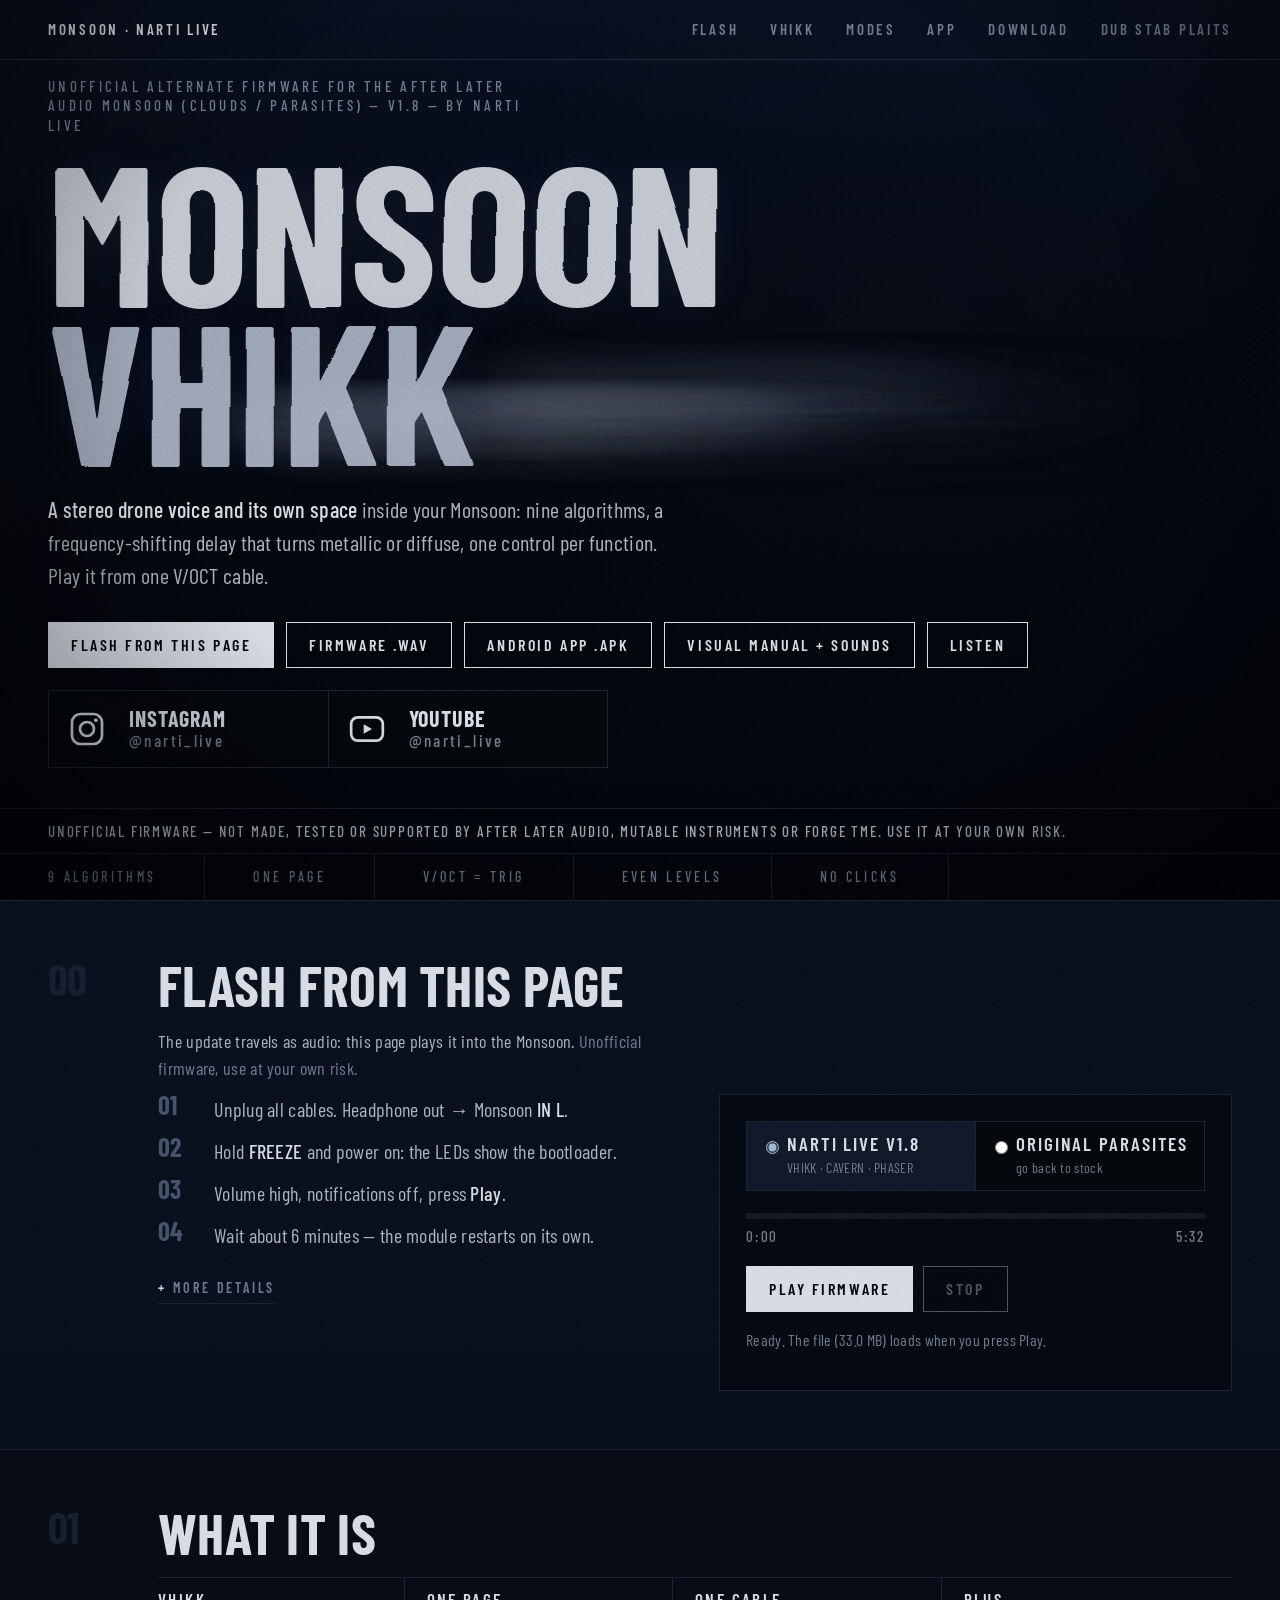
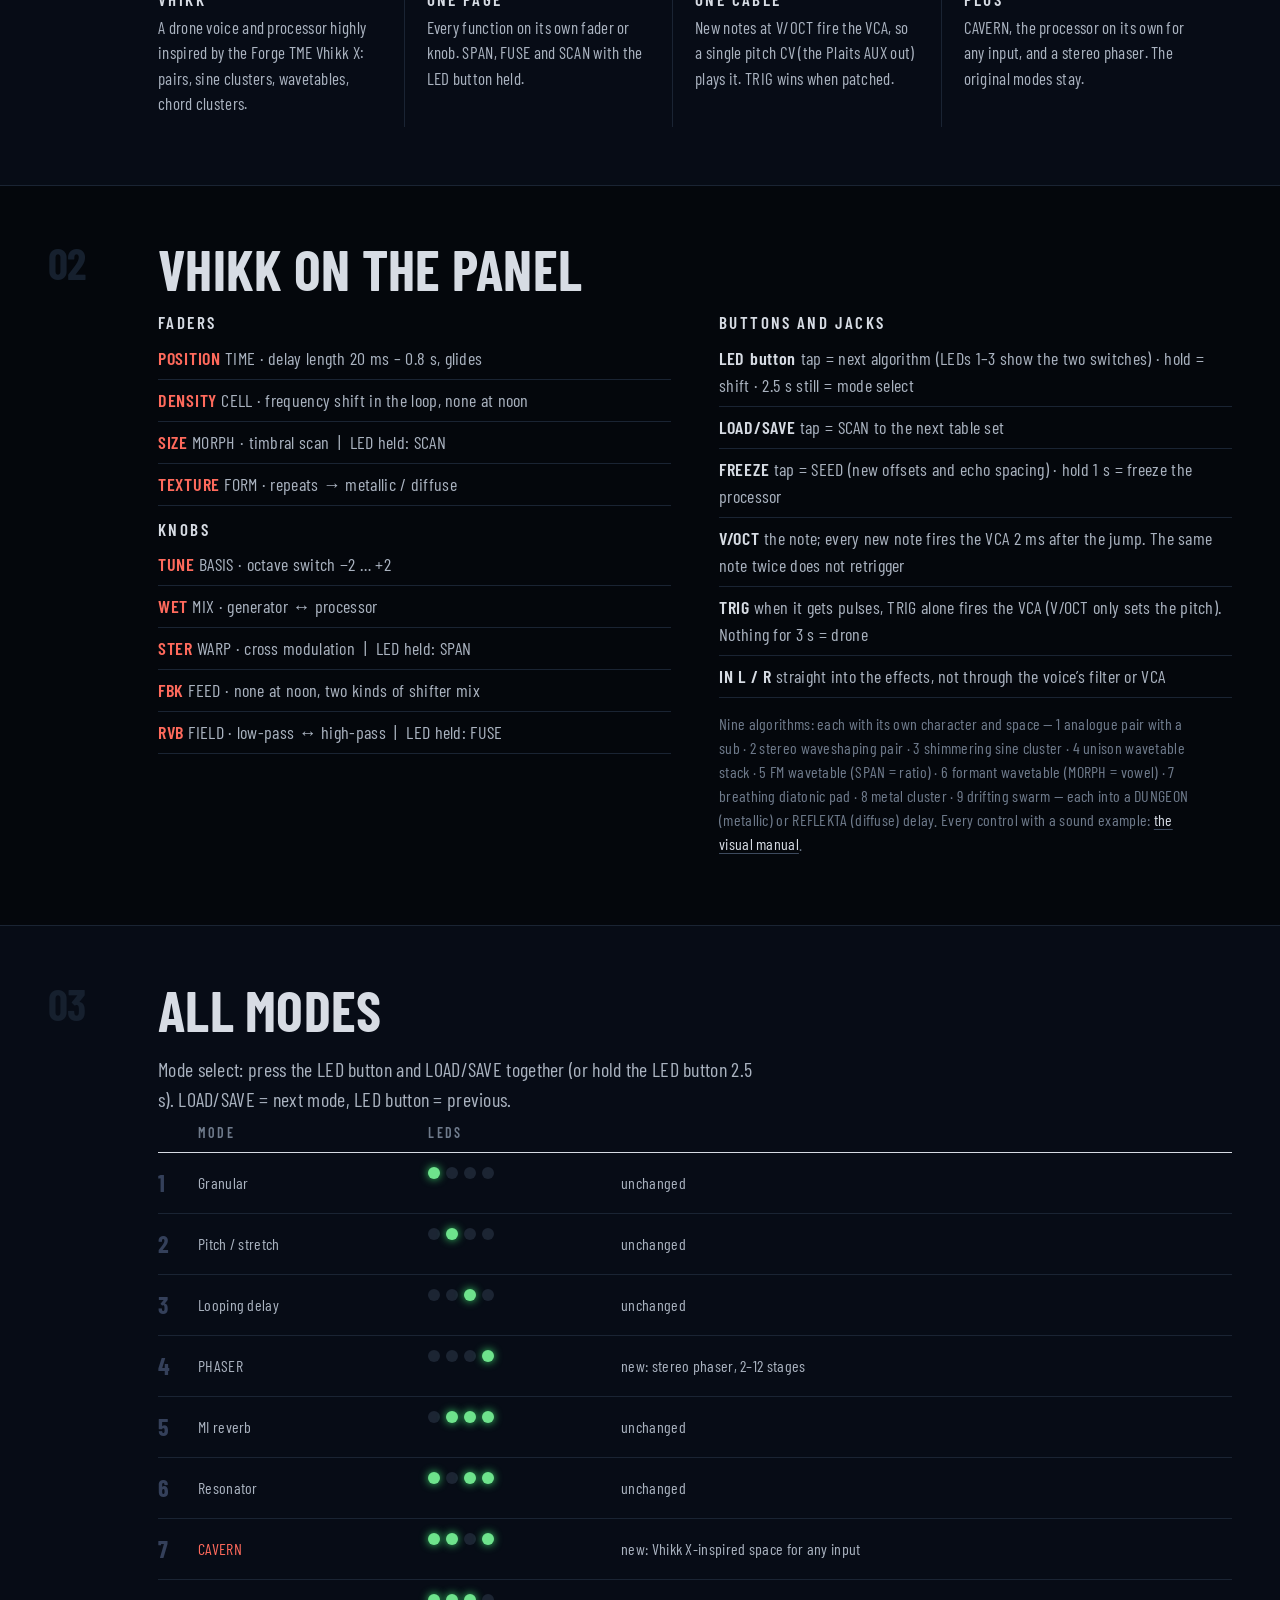
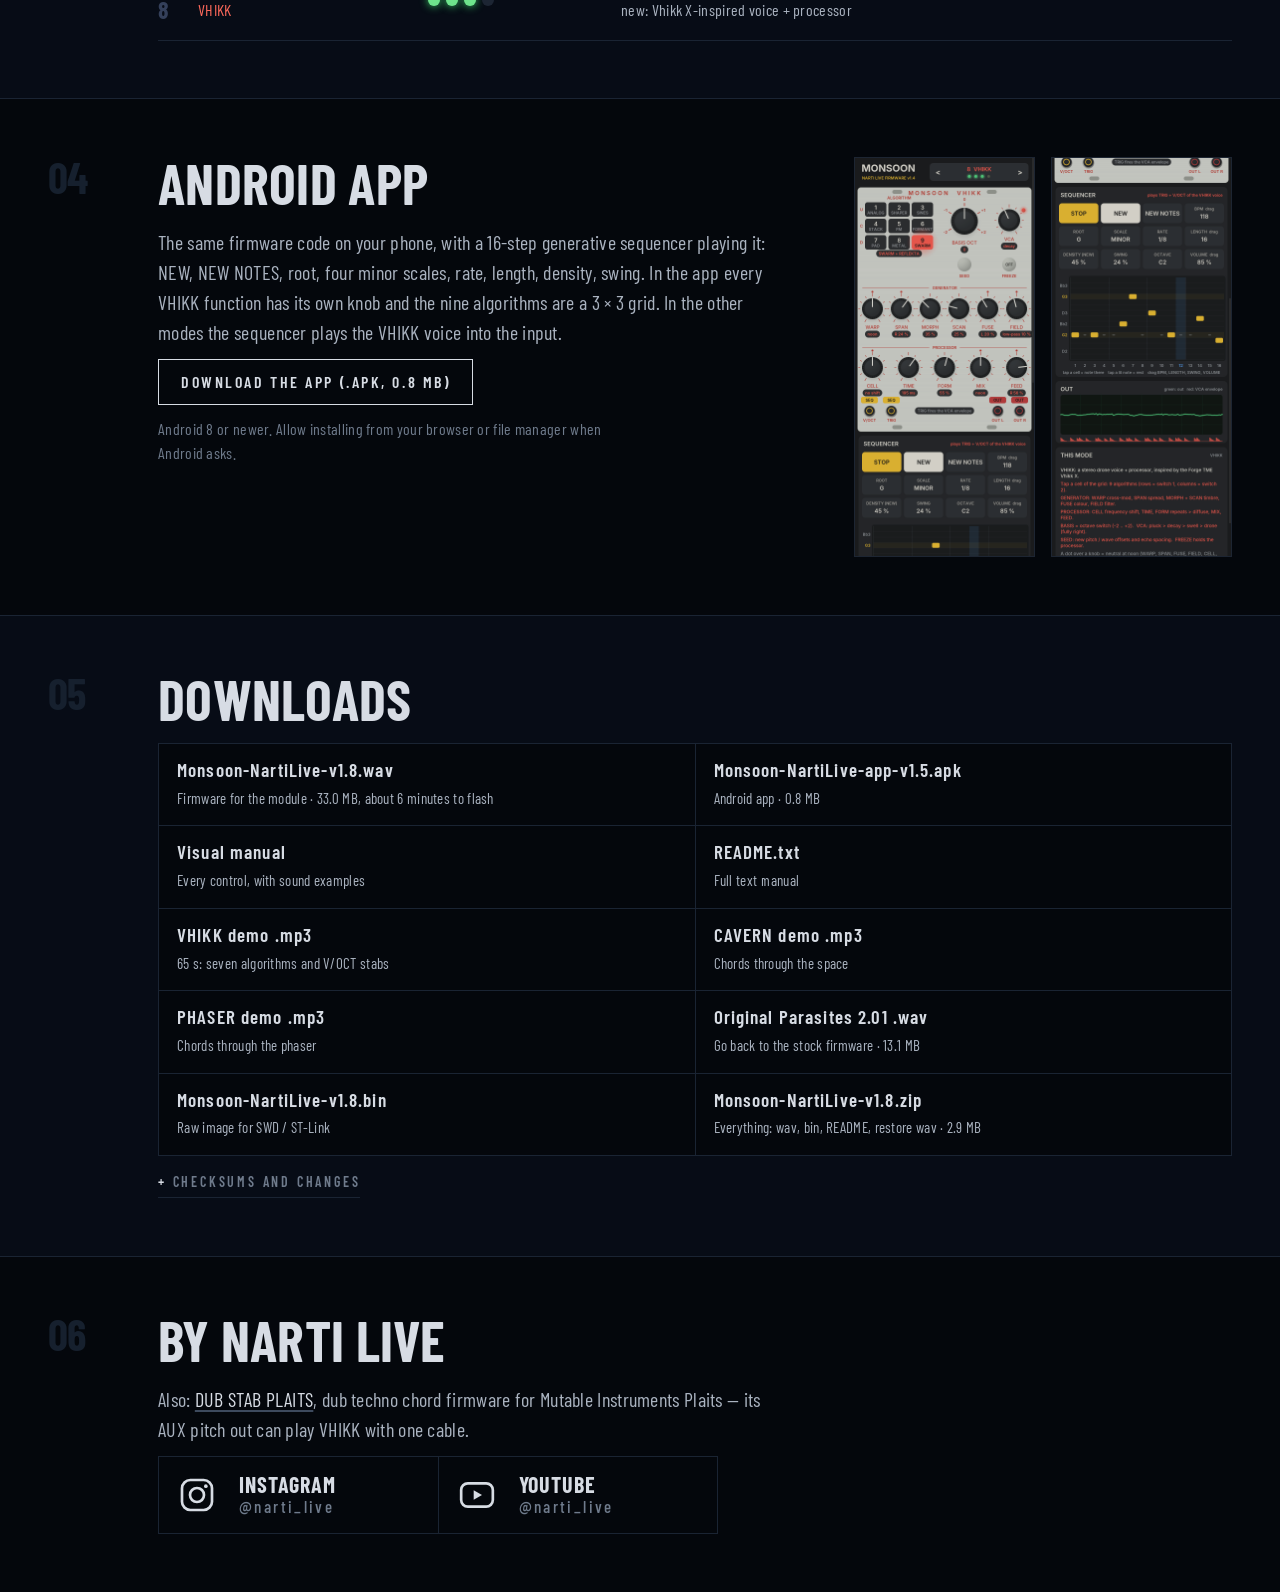
<file: monsoon/index.html>
<!doctype html>
<html lang="en">
<head>
<meta charset="utf-8">
<meta name="viewport" content="width=device-width, initial-scale=1">
<title>MONSOON VHIKK — unofficial Monsoon firmware by Narti Live</title>
<meta name="author" content="Narti Live">
<meta name="description" content="Narti Live firmware for the After Later Audio Monsoon (Clouds / Parasites): VHIKK, a Vhikk X-inspired drone voice + processor, the CAVERN space and a stereo phaser. Plus an Android app with a sequencer that runs the same code.">
<meta name="theme-color" content="#05080d">
<meta property="og:title" content="MONSOON VHIKK — Monsoon firmware">
<meta property="og:description" content="A Vhikk X-inspired drone voice, the CAVERN space and a stereo phaser for the Monsoon (Clouds) module.">
<meta property="og:image" content="assets/app-vhikk.png">
<link rel="icon" href="../assets/favicon.svg" type="image/svg+xml">
<link rel="preload" href="../assets/fonts/BarlowCondensed-Bold.woff" as="font" type="font/woff" crossorigin>
<link rel="stylesheet" href="../assets/site.css">
<style>
  .red { color: #ff6a5c; }
  .modes td .leds { display: inline-flex; gap: 6px; }
  .modes td .leds i { width: 12px; height: 12px; border-radius: 50%; background: #1c2533; display: inline-block; }
  .modes td .leds i.on { background: #6ee38c; box-shadow: 0 0 8px #3bd66a; }
  .kv li b.red { color: #ff6a5c; }
  .shot img { max-width: 100%; height: auto; display: block; border: 1px solid var(--line); }
  .shots2 { display: grid; grid-template-columns: 1fr 1fr; gap: 16px; }
  @media (max-width: 700px) { .shots2 { grid-template-columns: 1fr; } }
</style>
</head>
<body>
<div class="grain" aria-hidden="true"></div>

<svg class="defs" aria-hidden="true" width="0" height="0">
  <filter id="wave" x="-5%" y="-20%" width="110%" height="140%">
    <feTurbulence id="waveNoise" type="fractalNoise" baseFrequency="0.0025 0.008" numOctaves="1" seed="11" result="n"/>
    <feDisplacementMap in="SourceGraphic" in2="n" scale="6" xChannelSelector="R" yChannelSelector="G"/>
  </filter>
</svg>
<header class="hero">
  <canvas id="stabs" aria-hidden="true"></canvas>
  <nav class="top">
    <span class="mark">MONSOON · NARTI LIVE</span>
    <span class="links">
      <a href="#flash">Flash</a>
      <a href="#vhikk">VHIKK</a>
      <a href="#modes">Modes</a>
      <a href="#app">App</a>
      <a href="#downloads">Download</a>
      <a href="../">Dub Stab Plaits</a>
    </span>
  </nav>
  <div class="hero-text">
    <p class="kicker">Unofficial alternate firmware for the After Later Audio Monsoon (Clouds / Parasites) — v1.8 — by Narti Live</p>
    <h1 class="title" aria-label="MONSOON VHIKK">
      <span class="line" data-text="MONSOON">MONSOON</span>
      <span class="line l2" data-text="VHIKK">VHIKK</span>
    </h1>
    <p class="lede"><b>A stereo drone voice and its own space</b> inside your Monsoon: nine algorithms, a frequency-shifting delay that turns metallic or diffuse,
      one control per function. Play it from one V/OCT cable.</p>
    <div class="cta">
      <a class="btn solid" href="#flash">Flash from this page</a>
      <a class="btn" href="downloads/Monsoon-NartiLive-v1.8.wav" download>Firmware .wav</a>
      <a class="btn" href="downloads/Monsoon-NartiLive-app-v1.5.apk" download>Android app .apk</a>
      <a class="btn" href="manual/">Visual manual + sounds</a>
      <a class="btn" href="downloads/Monsoon-VHIKK-demo.mp3">Listen</a>
    </div>
    <div class="social hero-social">
      <a href="https://www.instagram.com/narti_live" target="_blank" rel="noopener">
        <svg viewBox="0 0 24 24" aria-hidden="true"><rect x="3" y="3" width="18" height="18" rx="5" fill="none" stroke="currentColor" stroke-width="1.6"/><circle cx="12" cy="12" r="4.2" fill="none" stroke="currentColor" stroke-width="1.6"/><circle cx="17.3" cy="6.7" r="1.1" fill="currentColor"/></svg>
        <b>Instagram</b><span>@narti_live</span></a>
      <a href="https://www.youtube.com/@narti_live" target="_blank" rel="noopener">
        <svg viewBox="0 0 24 24" aria-hidden="true"><rect x="2.5" y="5" width="19" height="14" rx="4" fill="none" stroke="currentColor" stroke-width="1.6"/><path d="M10 9.2v5.6l5-2.8z" fill="currentColor"/></svg>
        <b>YouTube</b><span>@narti_live</span></a>
    </div>
  </div>
  <p class="risk">Unofficial firmware — not made, tested or supported by After Later Audio, Mutable Instruments or Forge TME. Use it at your own risk.</p>
  <div class="hero-meta">
    <span>9 ALGORITHMS</span><span>ONE PAGE</span><span>V/OCT = TRIG</span><span>EVEN LEVELS</span><span>NO CLICKS</span>
  </div>
</header>

<main>

<section class="block flash" id="flash">
  <div class="idx">00</div>
  <div class="body">
    <h2>Flash from this page</h2>
    <p class="lede-s">The update travels as audio: this page plays it into the Monsoon. <span class="risk-inline">Unofficial firmware, use at your own risk.</span></p>
    <div class="cols2">
      <div>
        <ol class="steps tight check">
          <li>Unplug all cables. Headphone out → Monsoon <b>IN L</b>.</li>
          <li>Hold <b>FREEZE</b> and power on: the LEDs show the bootloader.</li>
          <li>Volume high, notifications off, press <b>Play</b>.</li>
          <li>Wait about 6 minutes — the module restarts on its own.</li>
        </ol>
        <details class="more"><summary>More details</summary>
          <ul class="dash">
            <li>Use a 3.5 mm stereo → mono cable (or an adapter plus a patch cable). IN LEVEL fully up helps.</li>
            <li>No Bluetooth, no other sounds, keep this tab in front.</li>
            <li>If it fails, power off and on with FREEZE held, then play again from the start.</li>
            <li>Going back to the stock Monsoon firmware: pick “Original Parasites” and flash it the same way. Saved buffers are kept.</li>
          </ul>
        </details>
      </div>
      <div class="player">
        <div class="variant" role="radiogroup" aria-label="Firmware version">
          <label><input type="radio" name="mfw" value="downloads/Monsoon-NartiLive-v1.8.wav" data-label="Narti Live v1.8" checked><b>Narti Live v1.8</b><span>VHIKK · CAVERN · PHASER</span></label>
          <label><input type="radio" name="mfw" value="downloads/Monsoon-ORIGINAL-Parasites-v2.01-restore.wav" data-label="Original Parasites 2.01"><b>Original Parasites</b><span>go back to stock</span></label>
        </div>
        <div class="bar"><div class="fill" id="mFill"></div></div>
        <div class="time"><span id="mTime">0:00</span><span id="mDur">5:32</span></div>
        <div class="pbtns">
          <button class="btn solid" id="mPlay" type="button">Play firmware</button>
          <button class="btn" id="mStop" type="button" disabled>Stop</button>
        </div>
        <p class="note" id="mStatus">Ready. The file (33.0 MB) loads when you press Play.</p>
        <audio id="mAudio" preload="none" src="downloads/Monsoon-NartiLive-v1.8.wav"></audio>
      </div>
    </div>
  </div>
</section>

<section class="block" id="about">
  <div class="idx">01</div>
  <div class="body">
    <h2>What it is</h2>
    <div class="cols4">
      <div><h3>VHIKK</h3><p>A drone voice and processor highly inspired by the Forge TME Vhikk X: pairs, sine clusters, wavetables, chord clusters.</p></div>
      <div><h3>One page</h3><p>Every function on its own fader or knob. SPAN, FUSE and SCAN with the LED button held.</p></div>
      <div><h3>One cable</h3><p>New notes at V/OCT fire the VCA, so a single pitch CV (the Plaits AUX out) plays it. TRIG wins when patched.</p></div>
      <div><h3>Plus</h3><p>CAVERN, the processor on its own for any input, and a stereo phaser. The original modes stay.</p></div>
    </div>
  </div>
</section>

<section class="block" id="vhikk">
  <div class="idx">02</div>
  <div class="body">
    <h2>VHIKK on the panel</h2>
    <div class="cols2">
      <div>
        <h3>Faders</h3>
        <ul class="kv">
          <li><b class="red">POSITION</b> TIME · delay length 20 ms – 0.8 s, glides</li>
          <li><b class="red">DENSITY</b> CELL · frequency shift in the loop, none at noon</li>
          <li><b class="red">SIZE</b> MORPH · timbral scan &nbsp;|&nbsp; LED held: SCAN</li>
          <li><b class="red">TEXTURE</b> FORM · repeats → metallic / diffuse</li>
        </ul>
        <h3>Knobs</h3>
        <ul class="kv">
          <li><b class="red">TUNE</b> BASIS · octave switch −2 … +2</li>
          <li><b class="red">WET</b> MIX · generator ↔ processor</li>
          <li><b class="red">STER</b> WARP · cross modulation &nbsp;|&nbsp; LED held: SPAN</li>
          <li><b class="red">FBK</b> FEED · none at noon, two kinds of shifter mix</li>
          <li><b class="red">RVB</b> FIELD · low-pass ↔ high-pass &nbsp;|&nbsp; LED held: FUSE</li>
        </ul>
      </div>
      <div>
        <h3>Buttons and jacks</h3>
        <ul class="kv">
          <li><b>LED button</b> tap = next algorithm (LEDs 1–3 show the two switches) · hold = shift · 2.5 s still = mode select</li>
          <li><b>LOAD/SAVE</b> tap = SCAN to the next table set</li>
          <li><b>FREEZE</b> tap = SEED (new offsets and echo spacing) · hold 1 s = freeze the processor</li>
          <li><b>V/OCT</b> the note; every new note fires the VCA 2 ms after the jump. The same note twice does not retrigger</li>
          <li><b>TRIG</b> when it gets pulses, TRIG alone fires the VCA (V/OCT only sets the pitch). Nothing for 3 s = drone</li>
          <li><b>IN L / R</b> straight into the effects, not through the voice’s filter or VCA</li>
        </ul>
        <p class="note">Nine algorithms: each with its own character and space — 1 analogue pair with a sub · 2 stereo waveshaping pair · 3 shimmering sine cluster · 4 unison wavetable stack · 5 FM wavetable (SPAN = ratio) · 6 formant wavetable (MORPH = vowel) · 7 breathing diatonic pad · 8 metal cluster · 9 drifting swarm — each into a DUNGEON (metallic) or REFLEKTA (diffuse) delay. Every control with a sound example: <a href="manual/">the visual manual</a>.</p>
      </div>
    </div>
  </div>
</section>

<section class="block" id="modes">
  <div class="idx">03</div>
  <div class="body">
    <h2>All modes</h2>
    <p>Mode select: press the LED button and LOAD/SAVE together (or hold the LED button 2.5 s). LOAD/SAVE = next mode, LED button = previous.</p>
    <div class="table-wrap"><table class="models modes">
      <tr><th></th><th>Mode</th><th>LEDs</th><th></th></tr>
      <tr><td>1</td><td>Granular</td><td><span class="leds"><i class="on"></i><i></i><i></i><i></i></span></td><td>unchanged</td></tr>
      <tr><td>2</td><td>Pitch / stretch</td><td><span class="leds"><i></i><i class="on"></i><i></i><i></i></span></td><td>unchanged</td></tr>
      <tr><td>3</td><td>Looping delay</td><td><span class="leds"><i></i><i></i><i class="on"></i><i></i></span></td><td>unchanged</td></tr>
      <tr><td>4</td><td>PHASER</td><td><span class="leds"><i></i><i></i><i></i><i class="on"></i></span></td><td>new: stereo phaser, 2–12 stages</td></tr>
      <tr><td>5</td><td>MI reverb</td><td><span class="leds"><i></i><i class="on"></i><i class="on"></i><i class="on"></i></span></td><td>unchanged</td></tr>
      <tr><td>6</td><td>Resonator</td><td><span class="leds"><i class="on"></i><i></i><i class="on"></i><i class="on"></i></span></td><td>unchanged</td></tr>
      <tr><td>7</td><td class="red">CAVERN</td><td><span class="leds"><i class="on"></i><i class="on"></i><i></i><i class="on"></i></span></td><td>new: Vhikk X-inspired space for any input</td></tr>
      <tr><td>8</td><td class="red">VHIKK</td><td><span class="leds"><i class="on"></i><i class="on"></i><i class="on"></i><i></i></span></td><td>new: Vhikk X-inspired voice + processor</td></tr>
    </table></div>
  </div>
</section>

<section class="block split" id="app">
  <div class="idx">04</div>
  <div class="body">
    <h2>Android app</h2>
    <p>The same firmware code on your phone, with a 16-step generative sequencer playing it: NEW, NEW NOTES, root, four minor scales, rate, length, density, swing.
      In the app every VHIKK function has its own knob and the nine algorithms are a 3 × 3 grid. In the other modes the sequencer plays the VHIKK voice into the input.</p>
    <p><a class="btn" href="downloads/Monsoon-NartiLive-app-v1.5.apk" download>Download the app (.apk, 0.8 MB)</a></p>
    <p class="note">Android 8 or newer. Allow installing from your browser or file manager when Android asks.</p>
  </div>
  <div class="shot shots2">
    <img src="assets/app-vhikk.png" alt="The app's VHIKK panel: algorithm grid, BASIS and VCA, generator and processor knobs" loading="lazy" width="720" height="1600">
    <img src="assets/app-sequencer.png" alt="The app's sequencer: 16 steps on a minor scale grid" loading="lazy" width="720" height="1600">
  </div>
</section>

<section class="block" id="downloads">
  <div class="idx">05</div>
  <div class="body">
    <h2>Downloads</h2>
    <div class="dl">
      <a href="downloads/Monsoon-NartiLive-v1.8.wav" download><b>Monsoon-NartiLive-v1.8.wav</b><span>Firmware for the module · 33.0 MB, about 6 minutes to flash</span></a>
      <a href="downloads/Monsoon-NartiLive-app-v1.5.apk" download><b>Monsoon-NartiLive-app-v1.5.apk</b><span>Android app · 0.8 MB</span></a>
      <a href="manual/"><b>Visual manual</b><span>Every control, with sound examples</span></a>
      <a href="downloads/Monsoon-NartiLive-v1.8-README.txt"><b>README.txt</b><span>Full text manual</span></a>
      <a href="downloads/Monsoon-VHIKK-demo.mp3"><b>VHIKK demo .mp3</b><span>65 s: seven algorithms and V/OCT stabs</span></a>
      <a href="downloads/Monsoon-CAVERN-demo.mp3"><b>CAVERN demo .mp3</b><span>Chords through the space</span></a>
      <a href="downloads/Monsoon-Phaser-demo.mp3"><b>PHASER demo .mp3</b><span>Chords through the phaser</span></a>
      <a href="downloads/Monsoon-ORIGINAL-Parasites-v2.01-restore.wav" download><b>Original Parasites 2.01 .wav</b><span>Go back to the stock firmware · 13.1 MB</span></a>
      <a href="downloads/Monsoon-NartiLive-v1.8.bin" download><b>Monsoon-NartiLive-v1.8.bin</b><span>Raw image for SWD / ST-Link</span></a>
      <a href="downloads/Monsoon-NartiLive-v1.8.zip" download><b>Monsoon-NartiLive-v1.8.zip</b><span>Everything: wav, bin, README, restore wav · 2.9 MB</span></a>
    </div>
    <details class="more"><summary>Checksums and changes</summary>
      <p class="note mono">wav a745b7aadaaed92d7b248db058be6780a24eedb9ef044f32c1d3f90c7c14e299<br>bin b87e453f2ab831f161bf8a9aa250bf104eff12f6a13b14c73725d32372ed7142<br>apk a6561f8e2ae8b7ae7ff723e15857ac9fb71899386000ecf4d98e4e3d2c0db22b<br>restore fe1216bc45efdf1371ca46dff154769b83200cbe015be7ad2328dea3dfd47e96</p>
      <dl class="log">
        <dt>v1.8</dt><dd>Feel and transitions: every knob and slider answers in a few milliseconds and moves the sound per sample (no zipper noise), V/OCT is steadier, and nothing clicks any more: changing algorithm, octave or mode, FIELD through noon, MORPH through the clusters, the drone coming back after stabs, FREEZE, the LED-button shift (soft takeover). Fades at power-on and on mode changes, alias-free wavetables, settings saved 2 s after the last change, a filter instability and a NaN watchdog fixed. <a href="assets/v1.8-before-after.jpg">Before / after spectrograms</a>.</dd>
        <dt>v1.7</dt><dd>Every VHIKK algorithm sounds clearly different: a sub on the analogue pair, unison stack, two-pair FM with a ratio on SPAN, a formant voice with vowels on MORPH, a breathing pad, a ring-modulated metal cluster and a drifting swarm, each with its own echo time and tone in the processor. Levels still within about 1.3 dB.</dd>
        <dt>v1.6</dt><dd>Cleaner, hi-fi VHIKK: band-limited wavetables with 96 harmonics (no aliasing fizz), 2× oversampled waveshaper, gentle analogue drift, subtle built-in saturation, a clean limiter instead of soft clipping. Every algorithm and knob position at a similar level (automatic level matching).</dd>
        <dt>v1.5</dt><dd>VHIKK: TUNE is an octave switch, new notes at V/OCT fire the VCA (TRIG wins when patched), the audio inputs only go through the effects.</dd>
        <dt>v1.4</dt><dd>VHIKK mode: nine algorithms, one control per function.</dd>
        <dt>v1.2</dt><dd>CAVERN: TIME and CELL glide without clicks.</dd>
        <dt>v1.1</dt><dd>CAVERN mode.</dd>
        <dt>v1.0</dt><dd>Stereo phaser instead of the spectral mode.</dd>
      </dl>
      <p>Built from the Monsoon Parasites source (Clouds by Emilie Gillet, Parasites by Matthias Puech, Monsoon port by Tom Burns), MIT license.
        CAVERN and VHIKK are original Narti Live code inspired by the Forge TME Vhikk X; not affiliated with Forge TME, After Later Audio or Mutable Instruments.</p>
    </details>
  </div>
</section>

<section class="block" id="narti">
  <div class="idx">06</div>
  <div class="body">
    <h2>By Narti Live</h2>
    <p>Also: <a href="../">DUB STAB PLAITS</a>, dub techno chord firmware for Mutable Instruments Plaits — its AUX pitch out can play VHIKK with one cable.</p>
    <div class="social">
      <a href="https://www.instagram.com/narti_live" target="_blank" rel="noopener">
        <svg viewBox="0 0 24 24" aria-hidden="true"><rect x="3" y="3" width="18" height="18" rx="5" fill="none" stroke="currentColor" stroke-width="1.6"/><circle cx="12" cy="12" r="4.2" fill="none" stroke="currentColor" stroke-width="1.6"/><circle cx="17.3" cy="6.7" r="1.1" fill="currentColor"/></svg>
        <b>Instagram</b><span>@narti_live</span></a>
      <a href="https://www.youtube.com/@narti_live" target="_blank" rel="noopener">
        <svg viewBox="0 0 24 24" aria-hidden="true"><rect x="2.5" y="5" width="19" height="14" rx="4" fill="none" stroke="currentColor" stroke-width="1.6"/><path d="M10 9.2v5.6l5-2.8z" fill="currentColor"/></svg>
        <b>YouTube</b><span>@narti_live</span></a>
    </div>
  </div>
</section>

</main>
<script src="../assets/site.js"></script>
<script>
// Monsoon flasher: plays the firmware WAV untouched and shows the progress.
(function () {
  var a = document.getElementById('mAudio'), play = document.getElementById('mPlay'), stop = document.getElementById('mStop');
  var fill = document.getElementById('mFill'), time = document.getElementById('mTime'), dur = document.getElementById('mDur');
  var status = document.getElementById('mStatus'), radios = document.querySelectorAll('input[name=mfw]');
  function fmt(x) { x = Math.max(0, Math.floor(x)); return Math.floor(x / 60) + ':' + ('0' + x % 60).slice(-2); }
  function lock(on) { for (var i = 0; i < radios.length; i++) radios[i].disabled = on; }
  function picked() { for (var i = 0; i < radios.length; i++) if (radios[i].checked) return radios[i]; return radios[0]; }
  for (var i = 0; i < radios.length; i++) radios[i].addEventListener('change', function () {
    if (!a.paused) return;
    a.src = picked().value; fill.style.width = '0'; time.textContent = '0:00';
    dur.textContent = picked().value.indexOf('ORIGINAL') >= 0 ? '2:16' : '5:32';
    status.textContent = 'Ready: ' + picked().dataset.label + '.';
  });
  play.addEventListener('click', function () {
    lock(true);
    if (a.getAttribute('src') !== picked().value) a.src = picked().value;
    a.currentTime = 0; status.textContent = 'Loading the firmware…';
    var p = a.play();
    if (p && p.catch) p.catch(function () { lock(false); status.textContent = 'The browser blocked playback. Press Play again.'; });
  });
  stop.addEventListener('click', function () {
    a.pause(); a.currentTime = 0; fill.style.width = '0'; time.textContent = '0:00';
    play.disabled = false; stop.disabled = true; lock(false);
    status.textContent = 'Stopped. Power the module off and on with FREEZE held, then play again from the start.';
  });
  a.addEventListener('playing', function () { play.disabled = true; stop.disabled = false; status.textContent = 'Playing — don’t touch the computer or the module.'; });
  a.addEventListener('timeupdate', function () {
    var d = a.duration || 332;
    fill.style.width = (100 * a.currentTime / d).toFixed(2) + '%'; time.textContent = fmt(a.currentTime);
  });
  a.addEventListener('ended', function () {
    play.disabled = false; stop.disabled = true; lock(false);
    status.textContent = 'Done. The Monsoon restarts on its own. If not: power off, hold FREEZE, power on and play again.';
  });
  a.addEventListener('error', function () { status.textContent = 'Could not load the file. Download the .wav and play it with QuickTime or VLC.'; });
})();
</script>
</body>
</html>
</file>
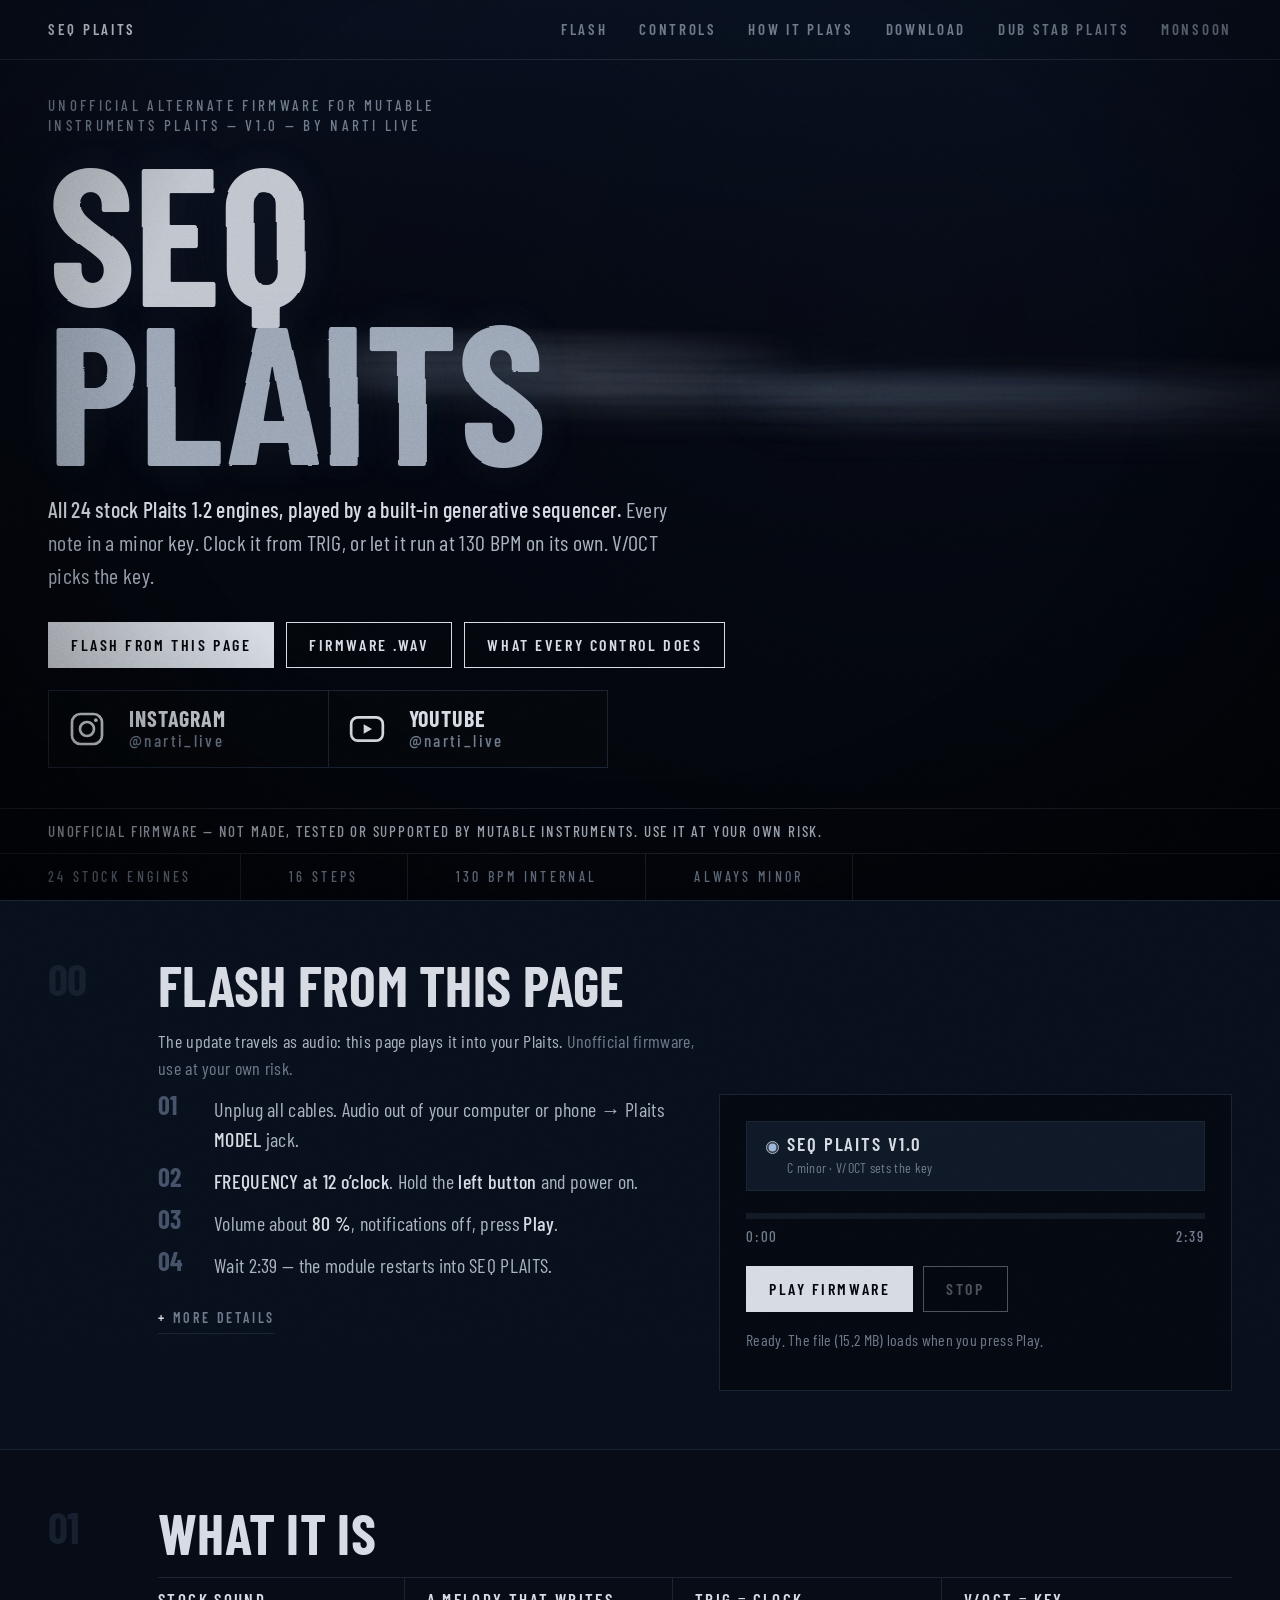
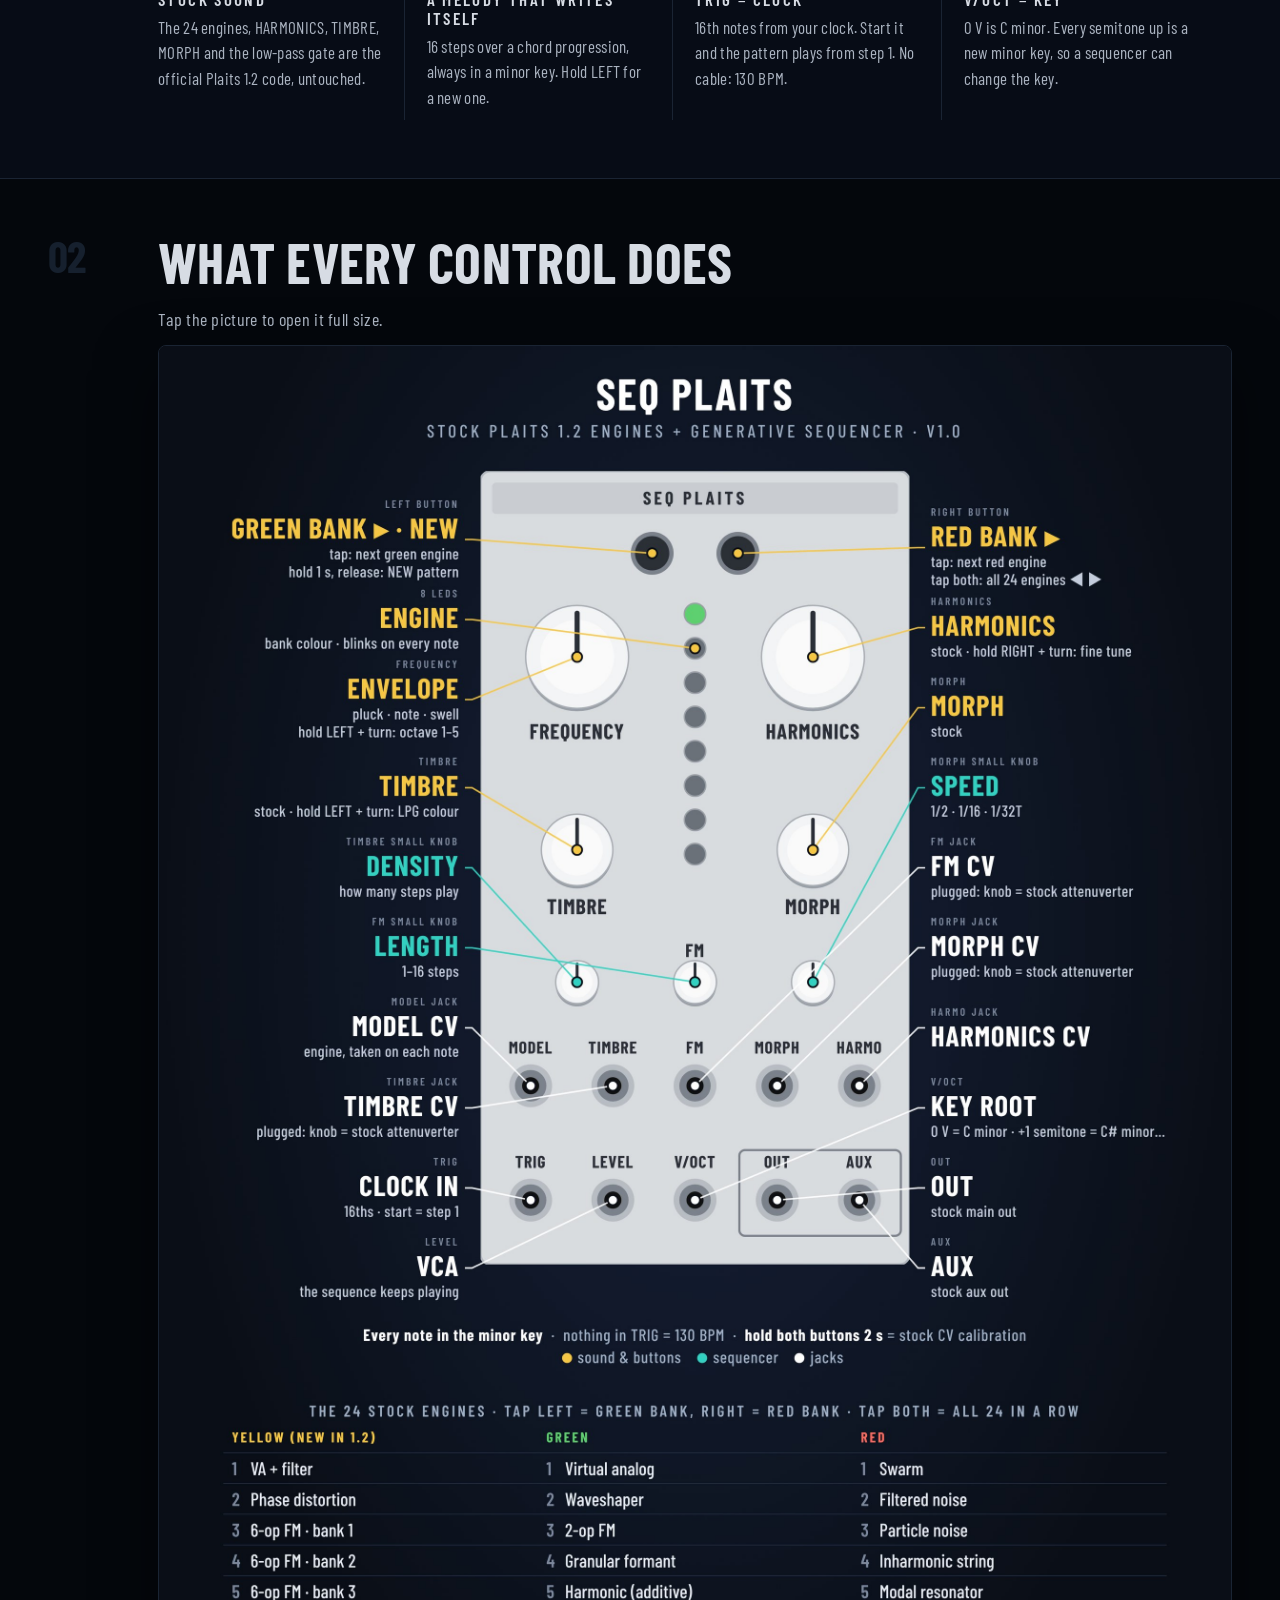
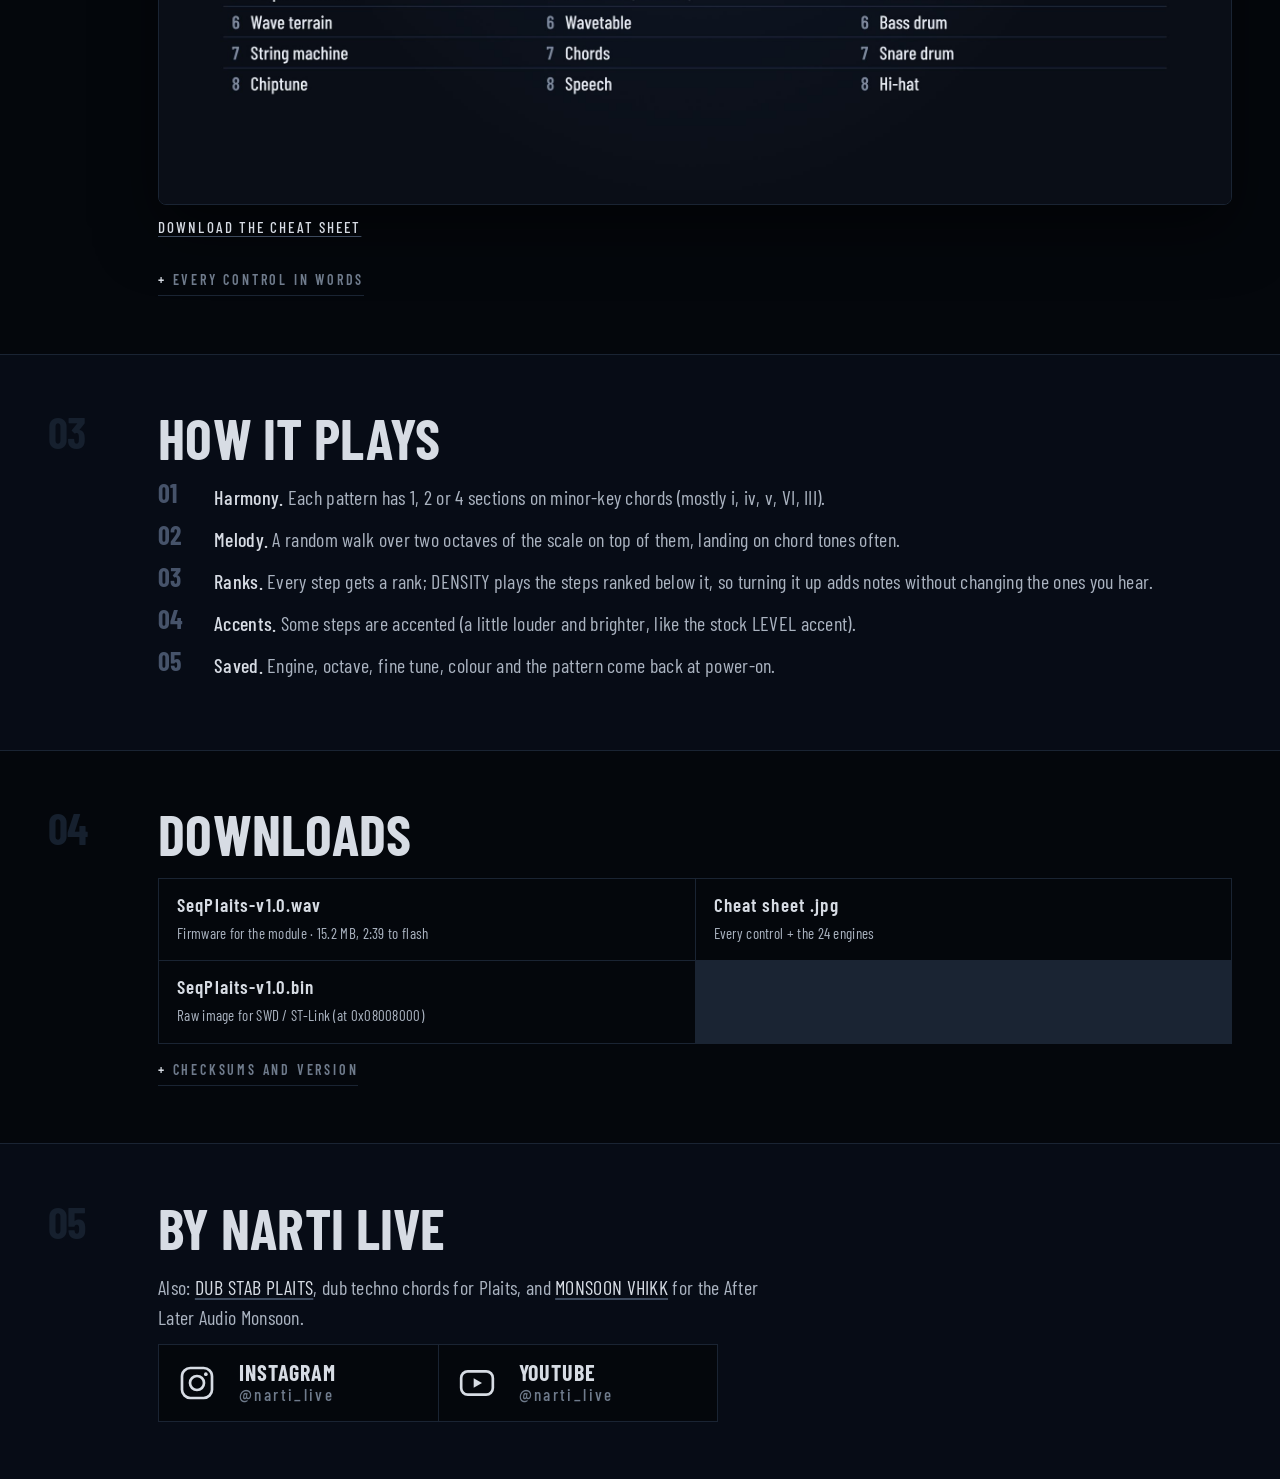
<file: seq/index.html>
<!doctype html>
<html lang="en">
<head>
<meta charset="utf-8">
<meta name="viewport" content="width=device-width, initial-scale=1">
<title>SEQ PLAITS — stock Plaits engines + a generative sequencer, by Narti Live</title>
<meta name="author" content="Narti Live">
<meta name="description" content="SEQ PLAITS by Narti Live: free, unofficial firmware for Mutable Instruments Plaits. All 24 stock Plaits 1.2 engines, played by a built-in generative melody sequencer, always in a minor key. TRIG = clock, 130 BPM without a cable, V/OCT sets the key.">
<meta name="theme-color" content="#05080d">
<meta property="og:title" content="SEQ PLAITS — Plaits firmware">
<meta property="og:description" content="All 24 stock Plaits engines, played by a built-in generative sequencer. Free.">
<meta property="og:image" content="https://narti-live.github.io/dub-base-Plaits/assets/seq-plaits-functions.jpg">
<link rel="icon" href="../assets/favicon.svg" type="image/svg+xml">
<link rel="preload" href="../assets/fonts/BarlowCondensed-Bold.woff" as="font" type="font/woff" crossorigin>
<link rel="stylesheet" href="../assets/site.css?v=16">
<style>
  .cheat { margin: 8px 0 24px; max-width: 1100px; }
  .cheat img { display: block; width: 100%; height: auto; border-radius: 8px; border: 1px solid var(--line); }
  .cheat figcaption { font: 500 15px/1.4 var(--display); letter-spacing: .14em; text-transform: uppercase; color: var(--fog); padding-top: 12px; }
  @media (max-width: 600px) { .cheat { margin-left: -16px; margin-right: -16px; } .cheat img { border-radius: 0; border-left: 0; border-right: 0; } .cheat figcaption { padding: 12px 16px 0; } }
</style>
</head>
<body>
<div class="grain" aria-hidden="true"></div>

<svg class="defs" aria-hidden="true" width="0" height="0">
  <filter id="wave" x="-5%" y="-20%" width="110%" height="140%">
    <feTurbulence id="waveNoise" type="fractalNoise" baseFrequency="0.0025 0.008" numOctaves="1" seed="5" result="n"/>
    <feDisplacementMap in="SourceGraphic" in2="n" scale="6" xChannelSelector="R" yChannelSelector="G"/>
  </filter>
</svg>
<header class="hero">
  <canvas id="stabs" aria-hidden="true"></canvas>
  <nav class="top">
    <span class="mark">SEQ PLAITS</span>
    <span class="links">
      <a href="#flash">Flash</a>
      <a href="#controls">Controls</a>
      <a href="#how">How it plays</a>
      <a href="#downloads">Download</a>
      <a href="../">Dub Stab Plaits</a>
      <a href="../monsoon/">Monsoon</a>
    </span>
  </nav>
  <div class="hero-text">
    <p class="kicker">Unofficial alternate firmware for Mutable Instruments Plaits — v1.0 — by Narti Live</p>
    <h1 class="title" aria-label="SEQ PLAITS">
      <span class="line" data-text="SEQ">SEQ</span>
      <span class="line l2" data-text="PLAITS">PLAITS</span>
    </h1>
    <p class="lede"><b>All 24 stock Plaits 1.2 engines, played by a built-in generative sequencer.</b> Every note in a minor key.
      Clock it from TRIG, or let it run at 130 BPM on its own. V/OCT picks the key.</p>
    <div class="cta">
      <a class="btn solid" href="#flash">Flash from this page</a>
      <a class="btn" href="downloads/SeqPlaits-v1.0.wav" download>Firmware .wav</a>
      <a class="btn" href="#controls">What every control does</a>
    </div>
    <div class="social hero-social">
      <a href="https://www.instagram.com/narti_live" target="_blank" rel="noopener">
        <svg viewBox="0 0 24 24" aria-hidden="true"><rect x="3" y="3" width="18" height="18" rx="5" fill="none" stroke="currentColor" stroke-width="1.6"/><circle cx="12" cy="12" r="4.2" fill="none" stroke="currentColor" stroke-width="1.6"/><circle cx="17.3" cy="6.7" r="1.1" fill="currentColor"/></svg>
        <b>Instagram</b><span>@narti_live</span></a>
      <a href="https://www.youtube.com/@narti_live" target="_blank" rel="noopener">
        <svg viewBox="0 0 24 24" aria-hidden="true"><rect x="2.5" y="5" width="19" height="14" rx="4" fill="none" stroke="currentColor" stroke-width="1.6"/><path d="M10 9.2v5.6l5-2.8z" fill="currentColor"/></svg>
        <b>YouTube</b><span>@narti_live</span></a>
    </div>
  </div>
  <p class="risk">Unofficial firmware — not made, tested or supported by Mutable Instruments. Use it at your own risk.</p>
  <div class="hero-meta">
    <span>24 STOCK ENGINES</span><span>16 STEPS</span><span>130 BPM INTERNAL</span><span>ALWAYS MINOR</span>
  </div>
</header>

<main>

<section class="block flash" id="flash">
  <div class="idx">00</div>
  <div class="body">
    <h2>Flash from this page</h2>
    <p class="lede-s">The update travels as audio: this page plays it into your Plaits. <span class="risk-inline">Unofficial firmware, use at your own risk.</span></p>
    <div class="cols2">
      <div>
        <ol class="steps tight check">
          <li>Unplug all cables. Audio out of your computer or phone → Plaits <b>MODEL</b> jack.</li>
          <li><b>FREQUENCY at 12 o’clock</b>. Hold the <b>left button</b> and power on.</li>
          <li>Volume about <b>80 %</b>, notifications off, press <b>Play</b>.</li>
          <li>Wait 2:39 — the module restarts into SEQ PLAITS.</li>
        </ol>
        <details class="more"><summary>More details</summary>
          <ul class="dash">
            <li>While it plays, LEDs 1–4 are a level meter: both green LEDs lit is right, yellow may flicker, red should stay off.</li>
            <li>All LEDs blink red: press the left button, adjust the volume, play it again from the start.</li>
            <li>Your calibration is kept. Your saved engine and settings start fresh once.</li>
            <li>Going back: flash the official Plaits .wav, or <a href="../">DUB STAB PLAITS</a>, the same way.</li>
          </ul>
        </details>
      </div>
      <div class="player">
        <div class="variant" role="radiogroup" aria-label="Firmware version">
          <label><input type="radio" name="sfw" value="downloads/SeqPlaits-v1.0.wav" data-label="SEQ PLAITS v1.0 · C minor" checked><b>SEQ PLAITS v1.0</b><span>C minor · V/OCT sets the key</span></label>
        </div>
        <div class="bar"><div class="fill" id="sFill"></div></div>
        <div class="time"><span id="sTime">0:00</span><span id="sDur">2:39</span></div>
        <div class="pbtns">
          <button class="btn solid" id="sPlay" type="button">Play firmware</button>
          <button class="btn" id="sStop" type="button" disabled>Stop</button>
        </div>
        <p class="note" id="sStatus">Ready. The file (15.2 MB) loads when you press Play.</p>
        <audio id="sAudio" preload="none" src="downloads/SeqPlaits-v1.0.wav"></audio>
      </div>
    </div>
  </div>
</section>

<section class="block" id="about">
  <div class="idx">01</div>
  <div class="body">
    <h2>What it is</h2>
    <div class="cols4">
      <div><h3>Stock sound</h3><p>The 24 engines, HARMONICS, TIMBRE, MORPH and the low-pass gate are the official Plaits 1.2 code, untouched.</p></div>
      <div><h3>A melody that writes itself</h3><p>16 steps over a chord progression, always in a minor key. Hold LEFT for a new one.</p></div>
      <div><h3>TRIG = clock</h3><p>16th notes from your clock. Start it and the pattern plays from step 1. No cable: 130 BPM.</p></div>
      <div><h3>V/OCT = key</h3><p>0 V is C minor. Every semitone up is a new minor key, so a sequencer can change the key.</p></div>
    </div>
  </div>
</section>

<section class="block" id="controls">
  <div class="idx">02</div>
  <div class="body">
    <h2>What every control does</h2>
    <p class="lede-s">Tap the picture to open it full size.</p>
    <figure class="cheat"><a href="../assets/seq-plaits-functions.jpg?v=1" target="_blank" rel="noopener"><img src="../assets/seq-plaits-functions.jpg?v=1" width="2250" height="3060" loading="lazy" alt="SEQ PLAITS: the Plaits panel with every function labelled — green / red bank and NEW on the buttons, envelope on FREQUENCY, density / length / speed on the small knobs, clock in on TRIG, key root on V/OCT — and the list of the 24 stock engines"></a>
      <figcaption><a href="../assets/seq-plaits-functions.jpg?v=1" download>Download the cheat sheet</a></figcaption></figure>
    <details class="more"><summary>Every control in words</summary>
      <table class="spec">
        <tr><th>FREQUENCY</th><td>The envelope: left a short pluck, noon a medium note, right a long note; the last third adds a soft attack that always fits in the step. <b>Hold LEFT + turn</b>: octave 1–5 (one LED).</td></tr>
        <tr><th>HARMONICS · TIMBRE · MORPH</th><td>Stock, for each engine. <b>Hold LEFT + TIMBRE</b>: low-pass gate colour. <b>Hold RIGHT + HARMONICS</b>: fine tune ±1 semitone (centre = in tune).</td></tr>
        <tr><th>Small knob under TIMBRE</th><td><b>DENSITY</b>: how many of the 16 steps play (fully left = silent). Off-beats come first.</td></tr>
        <tr><th>Small knob under FM</th><td><b>LENGTH</b>: 1–16 steps.</td></tr>
        <tr><th>Small knob under MORPH</th><td><b>SPEED</b>: 1/2 · 1/4 · 1/8 · 1/8T · 1/16 (centre) · 1/16T · 1/32 · 1/32T steps per clock.</td></tr>
        <tr><th>Small knobs with a cable</th><td>When their CV jack (TIMBRE, FM, MORPH) is patched they are the stock attenuverters again, and the sequencer keeps its last setting.</td></tr>
        <tr><th>Tap LEFT / RIGHT</th><td>Stock: LEFT steps through the green engines, RIGHT through the red. Tap both together to switch to stepping through all 24 (LEFT back, RIGHT forward), for the yellow engines.</td></tr>
        <tr><th>Hold LEFT 1 s, release</th><td><b>NEW pattern</b> (the LEDs pulse green while you hold, then sweep).</td></tr>
        <tr><th>Hold both 2 s</th><td>Stock CV calibration.</td></tr>
        <tr><th>LEDs</th><td>The engine, in its bank colour; it blinks on every note. Moving a control shows its value for a second: envelope = yellow bar, density = green bar, length = yellow bar, speed = one LED (red for triplets).</td></tr>
        <tr><th>TRIG</th><td>Clock in, 16ths. When the clock stops for 4 clock periods (0.5–4.5 s) the pattern goes back to step 1 and waits; plugging the cable in does the same. No cable: 130 BPM.</td></tr>
        <tr><th>V/OCT</th><td>The key: 0 V (or nothing) = C minor, +1 semitone = C♯ minor, +7 = G minor… Taken on every step.</td></tr>
        <tr><th>LEVEL</th><td>A VCA after the envelope: the sequence keeps playing.</td></tr>
        <tr><th>MODEL · HARMO · OUT · AUX</th><td>Stock. MODEL CV is taken on each note.</td></tr>
      </table>
    </details>
  </div>
</section>

<section class="block" id="how">
  <div class="idx">03</div>
  <div class="body">
    <h2>How it plays</h2>
    <ol class="steps tight">
      <li><b>Harmony.</b> Each pattern has 1, 2 or 4 sections on minor-key chords (mostly i, iv, v, VI, III).</li>
      <li><b>Melody.</b> A random walk over two octaves of the scale on top of them, landing on chord tones often.</li>
      <li><b>Ranks.</b> Every step gets a rank; DENSITY plays the steps ranked below it, so turning it up adds notes without changing the ones you hear.</li>
      <li><b>Accents.</b> Some steps are accented (a little louder and brighter, like the stock LEVEL accent).</li>
      <li><b>Saved.</b> Engine, octave, fine tune, colour and the pattern come back at power-on.</li>
    </ol>
  </div>
</section>

<section class="block" id="downloads">
  <div class="idx">04</div>
  <div class="body">
    <h2>Downloads</h2>
    <div class="dl">
      <a href="downloads/SeqPlaits-v1.0.wav" download><b>SeqPlaits-v1.0.wav</b><span>Firmware for the module · 15.2 MB, 2:39 to flash</span></a>
      <a href="../assets/seq-plaits-functions.jpg" download><b>Cheat sheet .jpg</b><span>Every control + the 24 engines</span></a>
      <a href="downloads/SeqPlaits-v1.0.bin" download><b>SeqPlaits-v1.0.bin</b><span>Raw image for SWD / ST-Link (at 0x08008000)</span></a>
    </div>
    <details class="more"><summary>Checksums and version</summary>
      <p class="note mono">wav a70574520ec26f882e317e9ed0fb998851f3a3c6413c4892633860093a631f6f<br>bin 52fdf393e54cc5668807edb086b27370d0665ed7927324f24d842ed9a7f85938</p>
      <dl class="log">
        <dt>v1.0</dt><dd>First release: the official Plaits 1.2 engines with a generative melody sequencer. Tested in a Cortex-M4 emulator: boot, panel, clock, save / restore, every engine (no added clipping: the modal and snare engines clip on loud accents exactly as stock Plaits does), the same CPU load as stock Plaits, 5 KB of stack to spare.</dd>
      </dl>
      <p>Built from the open-source Plaits firmware by Émilie Gillet (MIT). Not affiliated with Mutable Instruments.</p>
    </details>
  </div>
</section>

<section class="block" id="narti">
  <div class="idx">05</div>
  <div class="body">
    <h2>By Narti Live</h2>
    <p>Also: <a href="../">DUB STAB PLAITS</a>, dub techno chords for Plaits, and <a href="../monsoon/">MONSOON VHIKK</a> for the After Later Audio Monsoon.</p>
    <div class="social">
      <a href="https://www.instagram.com/narti_live" target="_blank" rel="noopener">
        <svg viewBox="0 0 24 24" aria-hidden="true"><rect x="3" y="3" width="18" height="18" rx="5" fill="none" stroke="currentColor" stroke-width="1.6"/><circle cx="12" cy="12" r="4.2" fill="none" stroke="currentColor" stroke-width="1.6"/><circle cx="17.3" cy="6.7" r="1.1" fill="currentColor"/></svg>
        <b>Instagram</b><span>@narti_live</span></a>
      <a href="https://www.youtube.com/@narti_live" target="_blank" rel="noopener">
        <svg viewBox="0 0 24 24" aria-hidden="true"><rect x="2.5" y="5" width="19" height="14" rx="4" fill="none" stroke="currentColor" stroke-width="1.6"/><path d="M10 9.2v5.6l5-2.8z" fill="currentColor"/></svg>
        <b>YouTube</b><span>@narti_live</span></a>
    </div>
  </div>
</section>

</main>
<script src="../assets/site.js"></script>
<script>
// SEQ PLAITS flasher: plays the firmware WAV untouched and shows the progress.
(function () {
  var a = document.getElementById('sAudio'), play = document.getElementById('sPlay'), stop = document.getElementById('sStop');
  var fill = document.getElementById('sFill'), time = document.getElementById('sTime'), dur = document.getElementById('sDur');
  var status = document.getElementById('sStatus'), radios = document.querySelectorAll('input[name=sfw]');
  function fmt(x) { x = Math.max(0, Math.floor(x)); return Math.floor(x / 60) + ':' + ('0' + x % 60).slice(-2); }
  function lock(on) { for (var i = 0; i < radios.length; i++) radios[i].disabled = on; }
  function picked() { for (var i = 0; i < radios.length; i++) if (radios[i].checked) return radios[i]; return radios[0]; }
  for (var i = 0; i < radios.length; i++) radios[i].addEventListener('change', function () {
    if (!a.paused) return;
    a.src = picked().value; fill.style.width = '0'; time.textContent = '0:00';
    dur.textContent = '2:39';
    status.textContent = 'Ready: ' + picked().dataset.label + '.';
  });
  play.addEventListener('click', function () {
    lock(true);
    if (a.getAttribute('src') !== picked().value) a.src = picked().value;
    a.currentTime = 0; status.textContent = 'Loading the firmware…';
    var p = a.play();
    if (p && p.catch) p.catch(function () { lock(false); status.textContent = 'The browser blocked playback. Press Play again.'; });
  });
  stop.addEventListener('click', function () {
    a.pause(); a.currentTime = 0; fill.style.width = '0'; time.textContent = '0:00';
    play.disabled = false; stop.disabled = true; lock(false);
    status.textContent = 'Stopped. Power the module off and on with the left button held, then play again from the start.';
  });
  a.addEventListener('playing', function () { play.disabled = true; stop.disabled = false; status.textContent = 'Playing — don’t touch the computer or the module.'; });
  a.addEventListener('timeupdate', function () {
    var d = a.duration || 159;
    fill.style.width = (100 * a.currentTime / d).toFixed(2) + '%'; time.textContent = fmt(a.currentTime);
  });
  a.addEventListener('ended', function () {
    play.disabled = false; stop.disabled = true; lock(false);
    status.textContent = 'Done. Plaits restarts on its own. If not: power off, hold the left button, power on and play again.';
  });
  a.addEventListener('error', function () { status.textContent = 'Could not load the file. Download the .wav and play it with QuickTime or VLC.'; });
})();
</script>
</body>
</html>
</file>
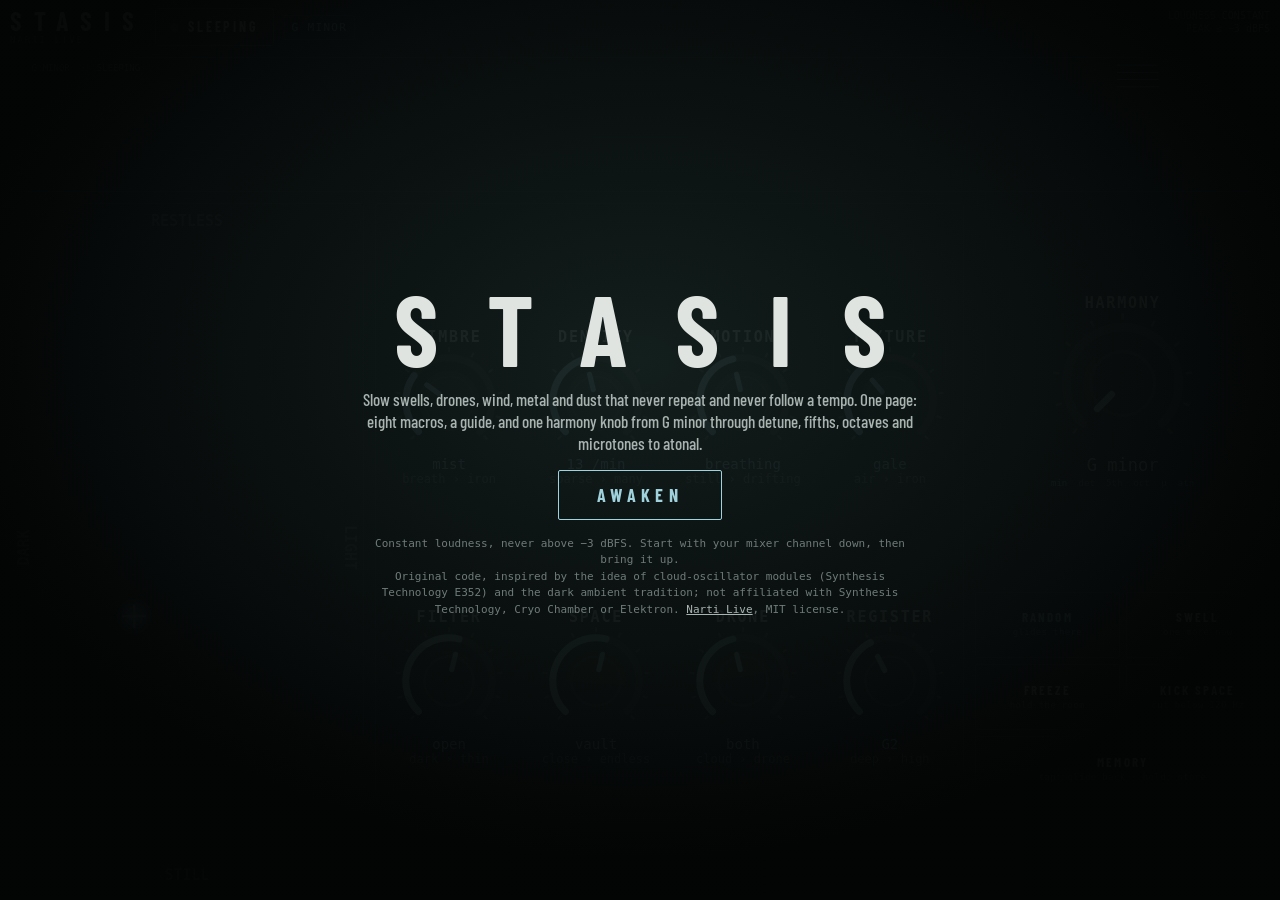
<file: stasis/index.html>
<!doctype html>
<html lang="en">
<head>
<meta charset="utf-8">
<meta name="viewport" content="width=device-width, initial-scale=1, viewport-fit=cover">
<title>STASIS — generative dark ambience by Narti Live</title>
<meta name="author" content="Narti Live">
<meta name="description" content="STASIS by Narti Live: a one-page, tempo-free generative ambient instrument for dark ambient and techno. Eight morphing macros, a guide pad, G minor to atonal, constant loudness and a -3 dBFS ceiling for safe live use.">
<meta name="theme-color" content="#050706">
<link rel="manifest" href="manifest.webmanifest">
<link rel="icon" href="icon-192.png">
<style>
@font-face { font-family: "Barlow Condensed"; src: url(fonts/BarlowCondensed-Medium.woff) format("woff"); font-weight: 500; font-display: swap; }
@font-face { font-family: "Barlow Condensed"; src: url(fonts/BarlowCondensed-SemiBold.woff) format("woff"); font-weight: 600; font-display: swap; }
@font-face { font-family: "Barlow Condensed"; src: url(fonts/BarlowCondensed-Bold.woff) format("woff"); font-weight: 700; font-display: swap; }
:root {
  --bg: #050706; --line: #26302e; --fog: #6f7b78; --mist: #a9b4b1; --bone: #dfe4e1; --ice: #9fd2dc; --ice2: #5f97a3; --ember: #c8643f;
  --display: "Barlow Condensed", "Arial Narrow", sans-serif; --mono: ui-monospace, "SF Mono", "Roboto Mono", Menlo, monospace;
  --k: clamp(54px, min(8.6vw, 21vh), 150px); --gap: clamp(6px, 1.2vh, 12px);
  color-scheme: dark;
}
* { box-sizing: border-box; -webkit-tap-highlight-color: transparent; }
html, body { margin: 0; height: 100%; overflow: hidden; background: var(--bg); color: var(--mist); font: 15px/1.3 var(--display); -webkit-font-smoothing: antialiased; overscroll-behavior: none; }
body { background: radial-gradient(1100px 700px at 30% -20%, #14201f 0%, var(--bg) 60%) var(--bg); }
button { font: inherit; color: inherit; }
.app { height: 100vh; padding: max(8px, env(safe-area-inset-top)) max(10px, env(safe-area-inset-right)) max(8px, env(safe-area-inset-bottom)) max(10px, env(safe-area-inset-left));
  display: grid; gap: var(--gap); grid-template-columns: minmax(0, 0.9fr) minmax(0, 1.5fr) minmax(0, 0.75fr); grid-template-rows: auto clamp(64px, 15vh, 140px) minmax(0, 1fr);
  grid-template-areas: "top top top" "screen screen screen" "guide knobs hands"; max-width: 1500px; margin: 0 auto; }
@supports (height: 100dvh) { .app { height: 100dvh; } }

.top { grid-area: top; display: flex; align-items: center; gap: 10px; min-width: 0; }
.logo b { display: block; font: 700 26px/1 var(--display); letter-spacing: .45em; color: var(--bone); }
.logo span { display: block; font: 500 9px/1.4 var(--mono); letter-spacing: .22em; color: var(--fog); text-transform: uppercase; }
.wake { height: 38px; padding: 0 14px; border-radius: 3px; border: 1px solid #34413e; background: #080a0a; color: var(--bone); font: 700 14px/1 var(--display); letter-spacing: .2em; cursor: pointer; display: inline-flex; align-items: center; gap: 9px; touch-action: manipulation; }
.wake i { width: 9px; height: 9px; border-radius: 50%; background: #2a3432; }
.wake[aria-pressed="true"] { border-color: var(--ice); box-shadow: 0 0 0 1px var(--ice) inset; }
.wake[aria-pressed="true"] i { background: var(--ice); box-shadow: 0 0 10px var(--ice); }
.grow { flex: 1; }
.tag { font: 500 11px/1 var(--mono); letter-spacing: .12em; color: var(--ice); border: 1px solid #2b3a3a; padding: 6px 7px; border-radius: 2px; white-space: nowrap; }
.safe { font: 500 10px/1.25 var(--mono); color: var(--fog); text-align: right; white-space: nowrap; }
.safe b { color: var(--ice); font-weight: 500; }
.meter { width: 64px; height: 6px; background: #070909; border: 1px solid #222a28; border-radius: 1px; overflow: hidden; margin-top: 3px; margin-left: auto; }
.meter div { height: 100%; width: 0; background: var(--ice2); transition: width .1s linear; }

.screen { grid-area: screen; min-height: 0; background: #010202; border: 1px solid #1e2725; border-radius: 3px; position: relative; overflow: hidden; }
.screen canvas { position: absolute; inset: 0; width: 100%; height: 100%; display: block; }
.guidebox { grid-area: guide; min-height: 0; display: flex; align-items: stretch; justify-content: center; }
canvas#guide { display: block; width: 100%; height: 100%; border-radius: 3px; touch-action: none; cursor: crosshair; background: #020303; border: 1px solid #1b2422; }

.knobs { grid-area: knobs; display: grid; grid-template-columns: repeat(4, minmax(0, 1fr)); align-content: space-evenly; gap: 0 4px; background: linear-gradient(180deg, #0d1110, #0a0d0c); border: 1px solid #1d2624; border-radius: 3px; padding: 4px 2px; }
.enc { display: grid; justify-items: center; gap: 1px; user-select: none; -webkit-user-select: none; touch-action: none; cursor: ns-resize; outline: none; padding: 3px 0; border-radius: 3px; min-width: 0; }
.enc .n { font: 600 clamp(11px, calc(var(--k) * 0.15), 15px)/1 var(--mono); letter-spacing: .12em; text-transform: uppercase; color: var(--bone); white-space: nowrap; }
.enc svg { width: var(--k); height: var(--k); overflow: visible; }
.enc .v { font: 500 clamp(10px, calc(var(--k) * 0.13), 14px)/1.1 var(--mono); color: var(--ice); white-space: nowrap; max-width: 100%; overflow: hidden; text-overflow: ellipsis; }
.enc .r { font: 500 clamp(9px, calc(var(--k) * 0.11), 12px)/1 var(--mono); color: var(--fog); white-space: nowrap; }
.enc:focus-visible { box-shadow: 0 0 0 2px var(--ice2); }

.hands { grid-area: hands; display: grid; grid-template-columns: minmax(0, 1fr); gap: var(--gap); align-content: space-evenly; justify-items: center; }
.hands .acts { width: 100%; }
.big .enc svg { width: calc(var(--k) * 1.3); height: calc(var(--k) * 1.3); }
.big .enc .v { color: var(--bone); font-size: clamp(12px, calc(var(--k) * 0.16), 17px); }
.stations { display: flex; justify-content: space-between; gap: 2px; font: 500 9px/1 var(--mono); color: var(--fog); margin-top: 3px; width: 100%; }
.stations span.on { color: var(--ice); }
.acts { display: grid; grid-template-columns: 1fr 1fr; gap: 6px; }
.act { min-height: calc(var(--k) * 0.6); border-radius: 2px; border: 1px solid #2a3533; background: #0a0d0c; color: var(--bone); font: 700 13px/1 var(--display); letter-spacing: .16em; cursor: pointer; touch-action: manipulation; padding: 4px; }
.act small { display: block; font: 500 9px/1.2 var(--mono); letter-spacing: .04em; color: var(--fog); margin-top: 3px; }
.act.rnd { color: var(--ice); }
.act.mem { grid-column: span 2; }
.act.mem.saved { background: var(--ice); color: #000; }
.act[aria-pressed="true"] { background: var(--ice); color: #041014; border-color: var(--ice); }
.act[aria-pressed="true"] small { color: #10343c; }
.start { position: fixed; inset: 0; z-index: 40; display: grid; place-items: center; padding: 24px; background: radial-gradient(700px 500px at 50% 40%, rgba(20,32,31,.94), rgba(3,4,4,.98)); }
.start[hidden] { display: none; }
.start .box { max-width: 560px; text-align: center; display: grid; gap: 16px; }
.start h1 { margin: 0 -.5em 0 0; font: 700 clamp(52px, 13vw, 100px)/.9 var(--display); letter-spacing: .5em; color: var(--bone); }
.start p { margin: 0; font-size: 17px; color: var(--mist); }
.start button { justify-self: center; padding: 15px 38px; font: 700 18px/1 var(--display); letter-spacing: .3em; border-radius: 2px; border: 1px solid var(--ice); background: transparent; color: var(--ice); cursor: pointer; }
.start small { font: 500 11px/1.5 var(--mono); color: var(--fog); }
.start a { color: var(--mist); }

/* phone, portrait */
@media (max-width: 760px) and (orientation: portrait) {
  :root { --k: clamp(48px, min(18.5vw, 12vh), 100px); }
  .app { grid-template-columns: minmax(0, 1fr) minmax(0, 1fr); grid-template-rows: auto clamp(44px, 8vh, 90px) auto minmax(0, 1fr);
    grid-template-areas: "top top" "screen screen" "guide hands" "knobs knobs"; }
  .guidebox { height: min(47vw, 30vh); }
  .safe { display: none; }
  .logo b { font-size: 22px; }
}
/* phone, landscape (short) */
@media (max-height: 520px) and (orientation: landscape) {
  :root { --k: clamp(40px, 13vh, 64px); }
  .app { grid-template-columns: auto minmax(0, 1fr) minmax(0, 0.7fr); grid-template-rows: auto minmax(0, 1fr);
    grid-template-areas: "top top top" "guide knobs hands"; }
  .screen { display: none; }
  .guidebox { height: 100%; }
  .safe { display: none; }
  .knobs { align-content: center; }
  .enc .r, .act small, .stations { display: none; }
  .guidebox { width: min(42vw, calc(100vh - 70px)); }
}
</style>
</head>
<body>
<div class="start" id="start"><div class="box">
  <h1>STASIS</h1>
  <p>Slow swells, drones, wind, metal and dust that never repeat and never follow a tempo. One page: eight macros, a guide, and one harmony knob from G minor through detune, fifths, octaves and microtones to atonal.</p>
  <button id="go" type="button">AWAKEN</button>
  <small>Constant loudness, never above −3 dBFS. Start with your mixer channel down, then bring it up.<br>Original code, inspired by the idea of cloud-oscillator modules (Synthesis Technology E352) and the dark ambient tradition; not affiliated with Synthesis Technology, Cryo Chamber or Elektron. <a href="https://www.instagram.com/narti_live">Narti Live</a>, MIT license.</small>
</div></div>
<div class="app">
  <div class="top">
    <div class="logo"><b>STASIS</b><span>Narti Live</span></div>
    <button class="wake" id="wake" type="button" aria-pressed="false"><i></i><span>SLEEPING</span></button>
    <span class="tag" id="keytag">G MINOR</span>
    <div class="grow"></div>
    <div class="safe">LOUDNESS <b>CONSTANT</b><br>PEAK ≤ <b>−3 dBFS</b><div class="meter"><div id="meter"></div></div></div>
  </div>
  <div class="screen"><canvas id="scr" aria-label="Every swell as a light at its pitch, the spectrum as fog, the four slow drifts"></canvas></div>
  <div class="guidebox"><canvas id="guide" width="600" height="600" aria-label="Guide: drag where the sound should go. Left dark, right light; bottom still, top restless."></canvas></div>
  <div class="knobs" id="knobs"></div>
  <div class="hands">
    <div class="big" id="bigknob"></div>
    <div class="acts">
      <button class="act rnd" id="rnd" type="button">RANDOM<small>glides there</small></button>
      <button class="act" id="swl" type="button">SWELL<small>one more now</small></button>
      <button class="act" id="frz" type="button" aria-pressed="false">FREEZE<small>hold the room</small></button>
      <button class="act" id="kick" type="button" aria-pressed="false">KICK SPACE<small>cut below 120 Hz</small></button>
      <button class="act mem" id="mem" type="button">MEMORY<small>tap: glide back · hold: store</small></button>
    </div>
  </div>
</div>

<script>
(function () {
  'use strict';
  var NOTE = ['C', 'C#', 'D', 'D#', 'E', 'F', 'F#', 'G', 'G#', 'A', 'A#', 'B'];
  function pct(v) { return Math.round(v * 100) + '%'; }
  function stage(v, names) { return names[Math.min(names.length - 1, Math.floor(v * names.length))]; }
  // eight macros: [id, name, the two ends, what the value is called along the way]
  var MACROS = [
    ['timbre', 'Timbre', 'breath › iron', function (v) { return stage(v, ['breath', 'mist', 'glass', 'choir', 'iron', 'iron+']); }],
    ['density', 'Density', 'sparse › many', function (v) { return Math.round(2 + 28 * Math.pow(0.12 + 0.88 * v, 1.4)) + ' /min'; }],
    ['motion', 'Motion', 'still › drifting', function (v) { return stage(v, ['frozen', 'slow', 'breathing', 'drifting', 'unstable']); }],
    ['texture', 'Texture', 'air › iron', function (v) { return stage(v, ['air', 'wind', 'gale', 'dust', 'iron', 'wreck']); }],
    ['filter', 'Filter', 'dark › thin', function (v) { return v < 0.62 ? (v < 0.3 ? 'dark' : 'open') : v < 0.82 ? 'resonant' : 'thin'; }],
    ['space', 'Space', 'close › endless', function (v) { return stage(v, ['room', 'hall', 'vault', 'cavern', 'endless']); }],
    ['drone', 'Drone', 'cloud › drone', function (v) { return v < 0.3 ? 'cloud' : v > 0.7 ? 'drone' : 'both'; }],
    ['register', 'Register', 'deep › high', function (v) { return 'G' + (1 + Math.round(v * 3)); }]
  ];
  var DEF = { timbre: 0.3, density: 0.45, motion: 0.45, texture: 0.35, filter: 0.55, space: 0.55, drone: 0.45, register: 0.4, atonal: 0, gx: 0.35, gy: 0.4, kick: 0 };
  var KEYS = Object.keys(DEF);       // same order as the engine
  var LS = 'stasis2', saved = {};
  try { saved = JSON.parse(localStorage.getItem(LS)) || {}; } catch (e) { saved = {}; }
  function persist() { try { localStorage.setItem(LS, JSON.stringify(saved)); } catch (e) {} }
  var V = Object.assign({}, DEF, saved.p || {});
  var node = null, ctx = null, an = null, awake = false, live = { v: [], lane: [0, 0, 0, 0], wx: V.gx, wy: V.gy, ev: 0, next: 0, frz: 0, fade: 0 };
  var touched = { k: null, t: 0 }, GLIDE = 12;
  function post(m) { if (node) node.port.postMessage(m); }
  function setP(k, v) { V[k] = v; var o = {}; o[k] = v; post({ t: 'set', p: o }); saved.p = V; persist(); }
  function glideTo(p, s) { post({ t: 'glide', p: p, s: s }); Object.assign(V, p); saved.p = V; persist(); }

  function encoder(o) {
    var e = document.createElement('div');
    e.className = 'enc'; e.tabIndex = 0; e.setAttribute('role', 'slider');
    e.innerHTML = '<div class="n"></div><svg viewBox="0 0 56 56"></svg><div class="v"></div>';
    var nEl = e.firstChild, svg = e.children[1], vEl = e.children[2], drag = false, y0 = 0, v0 = 0;
    function pt(a, rr) { return [(28 + rr * Math.cos(a)).toFixed(2), (28 + rr * Math.sin(a)).toFixed(2)]; }
    function draw() {
      if (!o.n) { e.classList.add('off'); return; }
      e.classList.remove('off');
      var v = Math.max(0, Math.min(1, o.get())), name = typeof o.n === 'function' ? o.n() : o.n;
      nEl.textContent = name; vEl.textContent = o.fmt ? o.fmt(v) : Math.round(v * 100) + '%';
      e.setAttribute('aria-label', name); e.setAttribute('aria-valuetext', vEl.textContent);
      var a0 = Math.PI * 0.75, span = Math.PI * 1.5, a1 = a0 + span * v, r = 22, col = o.color ? o.color() : '#f0eee6';
      var bip = !!o.bipolar, as = bip ? a0 + span / 2 : a0;
      var lo = Math.min(as, a1), hi = Math.max(as, a1), big = (hi - lo) > Math.PI ? 1 : 0, ticks = '';
      for (var k = 0; k <= 10; k++) { var a = a0 + span * k / 10, p1 = pt(a, 25), p2 = pt(a, k === 5 && bip ? 29.5 : 27.5); ticks += '<line x1="' + p1[0] + '" y1="' + p1[1] + '" x2="' + p2[0] + '" y2="' + p2[1] + '" stroke="' + (k === 5 && bip ? '#9a988f' : '#4f4e48') + '" stroke-width="1"/>'; }
      var s0 = pt(a0, r), s1 = pt(a0 + span - 0.0001, r), l0 = pt(lo, r), l1 = pt(hi, r), i0 = pt(a1, 6), i1 = pt(a1, 14);
      svg.innerHTML = ticks +
        '<path d="M' + s0.join(' ') + ' A22 22 0 1 1 ' + s1.join(' ') + '" stroke="#2b2a26" stroke-width="3.5" fill="none" stroke-linecap="round"/>' +
        (hi - lo > 0.01 ? '<path d="M' + l0.join(' ') + ' A22 22 0 ' + big + ' 1 ' + l1.join(' ') + '" stroke="' + col + '" stroke-width="3.5" fill="none" stroke-linecap="round"/>' : '') +
        '<circle cx="28" cy="28" r="16" fill="#1a1a18" stroke="#000" stroke-width="1"/><circle cx="28" cy="28" r="12.5" fill="none" stroke="#2c2b27" stroke-width="1"/>' +
        '<line x1="' + i0[0] + '" y1="' + i0[1] + '" x2="' + i1[0] + '" y2="' + i1[1] + '" stroke="' + col + '" stroke-width="2.6" stroke-linecap="round"/>';
    }
    function set(v) { v = Math.max(0, Math.min(1, v)); o.set(v); draw(); if (o.touch) o.touch(); }
    e.addEventListener('pointerdown', function (ev) { if (!o.n) return; drag = true; y0 = ev.clientY; v0 = o.get(); e.setPointerCapture(ev.pointerId); e.focus(); ev.preventDefault(); if (o.touch) o.touch(); });
    e.addEventListener('pointermove', function (ev) { if (drag) set(v0 + (y0 - ev.clientY) / (ev.shiftKey ? 700 : 180)); });
    e.addEventListener('pointerup', function () { drag = false; });
    e.addEventListener('pointercancel', function () { drag = false; });
    e.addEventListener('dblclick', function () { if (o.n && o.def != null) set(o.def); });
    e.addEventListener('wheel', function (ev) { if (!o.n) return; ev.preventDefault(); set(o.get() - Math.sign(ev.deltaY) * (ev.shiftKey ? 0.004 : 0.025)); }, { passive: false });
    e.addEventListener('keydown', function (ev) {
      if (ev.key === 'ArrowUp' || ev.key === 'ArrowRight') { set(o.get() + 0.01); ev.preventDefault(); }
      if (ev.key === 'ArrowDown' || ev.key === 'ArrowLeft') { set(o.get() - 0.01); ev.preventDefault(); }
    });
    e.redraw = draw; e.bind = function (no) { o = no; draw(); };
    draw();
    return e;
  }

  // ---- the eight macros
  var box = document.getElementById('knobs'), encs = [];
  MACROS.forEach(function (d) {
    var e = encoder({ n: d[1], get: function () { return V[d[0]]; }, set: function (v) { setP(d[0], v); }, fmt: d[3], def: DEF[d[0]], color: function () { return '#9fd2dc'; },
      touch: function () { touched.k = d[0]; touched.t = performance.now(); } });
    var r = document.createElement('div'); r.className = 'r'; r.textContent = d[2]; e.appendChild(r);
    box.appendChild(e); encs.push(e);
  });
  var STN = ['G minor', 'detune', 'fifths', 'octaves', 'microtonal', 'atonal'];
  function harmName(v) { var x = v * 5, i = Math.round(x); return Math.abs(x - i) < 0.15 ? STN[i] : STN[Math.floor(x)] + ' › ' + STN[Math.min(5, Math.floor(x) + 1)]; }
  var big = encoder({ n: 'Harmony', get: function () { return V.atonal; }, set: function (v) { setP('atonal', v); }, def: 0,
    fmt: harmName,
    color: function () { return V.atonal > 0.7 ? '#c8643f' : '#9fd2dc'; }, touch: function () { touched.k = 'atonal'; touched.t = performance.now(); } });
  document.getElementById('bigknob').appendChild(big);
  var stEl = document.createElement('div'); stEl.className = 'stations'; stEl.innerHTML = ['min', 'det', '5th', 'oct', 'µ', 'atn'].map(function (n) { return '<span>' + n + '</span>'; }).join('');
  big.appendChild(stEl);
  function drawStations() { var i = Math.round(V.atonal * 5); Array.prototype.forEach.call(stEl.children, function (c, j) { c.classList.toggle('on', j === i); }); }

  // ---- hands
  function randomize() {
    var p = {};
    MACROS.forEach(function (d) { p[d[0]] = 0.08 + Math.random() * 0.84; });
    p.gx = 0.15 + Math.random() * 0.65; p.gy = 0.15 + Math.random() * 0.7;
    glideTo(p, GLIDE); toast('gliding ' + GLIDE + ' s');
  }
  document.getElementById('rnd').addEventListener('click', function () { start().then(randomize); });
  document.getElementById('swl').addEventListener('click', function () { start().then(function () { if (!awake) setAwake(true); post({ t: 'spawn' }); }); });
  var frzB = document.getElementById('frz'), frozen = false;
  frzB.addEventListener('click', function () { frozen = !frozen; frzB.setAttribute('aria-pressed', frozen ? 'true' : 'false'); post({ t: 'freeze', v: frozen }); });
  var kickB = document.getElementById('kick');
  function drawKick() { kickB.setAttribute('aria-pressed', V.kick > 0.5 ? 'true' : 'false'); }
  kickB.addEventListener('click', function () { setP('kick', V.kick > 0.5 ? 0 : 1); drawKick(); });

  // ---- one memory: tap = glide back to it (12 s), hold 1 s = store the sound as it is now
  var memB = document.getElementById('mem'), mem = saved.mem || Object.assign({}, DEF), mt = 0, mHeld = false;
  memB.addEventListener('pointerdown', function () { mHeld = false; mt = setTimeout(function () { mHeld = true; mem = Object.assign({}, V); saved.mem = mem; persist(); memB.classList.add('saved'); setTimeout(function () { memB.classList.remove('saved'); }, 500); toast('stored'); }, 900); });
  ['pointerup', 'pointerleave', 'pointercancel'].forEach(function (ev) { memB.addEventListener(ev, function () { clearTimeout(mt); }); });
  memB.addEventListener('contextmenu', function (e) { e.preventDefault(); });
  memB.addEventListener('click', function () { if (mHeld) return; start().then(function () { var p = Object.assign({}, mem); delete p.kick; glideTo(p, GLIDE); toast('back to memory'); }); });

  var wakeB = document.getElementById('wake');
  function setAwake(a) { awake = a; wakeB.setAttribute('aria-pressed', a ? 'true' : 'false'); wakeB.querySelector('span').textContent = a ? 'AWAKE' : 'SLEEPING'; post({ t: 'awake', v: a }); }
  wakeB.addEventListener('click', function () { start().then(function () { setAwake(!awake); }); });

  // ---- guide pad
  var gc = document.getElementById('guide'), gg = gc.getContext('2d'), gTrail = [], gDrag = false;
  function guideFrom(ev) {
    var r = gc.getBoundingClientRect(), x = Math.max(0, Math.min(1, (ev.clientX - r.left) / r.width)), y = Math.max(0, Math.min(1, 1 - (ev.clientY - r.top) / r.height));
    V.gx = x; V.gy = y; post({ t: 'set', p: { gx: x, gy: y } }); saved.p = V; persist(); touched.k = 'guide'; touched.t = performance.now();
  }
  gc.addEventListener('pointerdown', function (e) { gDrag = true; gc.setPointerCapture(e.pointerId); guideFrom(e); e.preventDefault(); });
  gc.addEventListener('pointermove', function (e) { if (gDrag) guideFrom(e); });
  gc.addEventListener('pointerup', function () { gDrag = false; });
  gc.addEventListener('pointercancel', function () { gDrag = false; });
  var gfog = []; for (var k0 = 0; k0 < 18; k0++) gfog.push([Math.random() * 6.28, Math.random() * 6.28, 0.3 + Math.random()]);
  function fitGuide() { var r = gc.getBoundingClientRect(), d = Math.min(2, window.devicePixelRatio || 1); if (!r.width) return; var w = Math.round(r.width * d), h = Math.round(r.height * d); if (gc.width !== w || gc.height !== h) { gc.width = w; gc.height = h; } }
  function drawGuide(now) {
    fitGuide();
    var W = gc.width, HH = gc.height, g = gg, t = now / 1000, u = Math.min(W, HH) / 600;
    g.fillStyle = '#020303'; g.fillRect(0, 0, W, HH);
    gfog.forEach(function (f, k) {
      var fx = (Math.sin(f[0] + t * 0.02 * f[2]) * 0.5 + 0.5) * W, fy = (Math.cos(f[1] + t * 0.017 * f[2]) * 0.5 + 0.5) * HH, rad = (90 + 40 * Math.sin(k + t * 0.03)) * u;
      var gr = g.createRadialGradient(fx, fy, 0, fx, fy, rad);
      gr.addColorStop(0, 'rgba(159,210,220,' + (0.015 + 0.045 * fx / W) + ')'); gr.addColorStop(1, 'rgba(159,210,220,0)');
      g.fillStyle = gr; g.fillRect(fx - rad, fy - rad, rad * 2, rad * 2);
    });
    g.strokeStyle = 'rgba(159,210,220,.08)'; g.lineWidth = 1;
    for (var q = 1; q < 6; q++) { g.beginPath(); g.moveTo(q * W / 6, 0); g.lineTo(q * W / 6, HH); g.moveTo(0, q * HH / 6); g.lineTo(W, q * HH / 6); g.stroke(); }
    g.font = '600 ' + Math.round(26 * u) + 'px ui-monospace, monospace'; g.fillStyle = 'rgba(169,180,177,.55)';
    g.save(); g.translate(30 * u, HH / 2); g.rotate(-Math.PI / 2); g.textAlign = 'center'; g.fillText('DARK', 0, 0); g.restore();
    g.save(); g.translate(W - 30 * u, HH / 2); g.rotate(Math.PI / 2); g.textAlign = 'center'; g.fillText('LIGHT', 0, 0); g.restore();
    g.textAlign = 'center'; g.fillText('RESTLESS', W / 2, 38 * u); g.fillText('STILL', W / 2, HH - 18 * u); g.textAlign = 'left';
    var cx = V.gx * W, cy = (1 - V.gy) * HH, rr = (0.2 + 0.7 * V.motion) * 0.28;
    g.strokeStyle = 'rgba(159,210,220,.22)'; g.setLineDash([6, 8]); g.beginPath(); g.ellipse(cx, cy, Math.max(4, rr * W), Math.max(4, rr * HH), 0, 0, 6.283); g.stroke(); g.setLineDash([]);
    var wx = live.wx * W, wy = (1 - live.wy) * HH;
    gTrail.push([wx, wy]); if (gTrail.length > 300) gTrail.shift();
    g.beginPath(); gTrail.forEach(function (p, i) { if (i) g.lineTo(p[0], p[1]); else g.moveTo(p[0], p[1]); });
    g.strokeStyle = 'rgba(159,210,220,.35)'; g.lineWidth = 2 * u; g.stroke();
    var gr2 = g.createRadialGradient(wx, wy, 0, wx, wy, 36 * u); gr2.addColorStop(0, 'rgba(159,210,220,.9)'); gr2.addColorStop(1, 'rgba(159,210,220,0)');
    g.fillStyle = gr2; g.fillRect(wx - 36 * u, wy - 36 * u, 72 * u, 72 * u);
    g.strokeStyle = '#dfe4e1'; g.lineWidth = 3 * u; g.beginPath(); g.moveTo(cx - 20 * u, cy); g.lineTo(cx + 20 * u, cy); g.moveTo(cx, cy - 20 * u); g.lineTo(cx, cy + 20 * u); g.stroke();
  }

  // ---- screen
  var sc = document.getElementById('scr'), sg = sc.getContext('2d'), orbs = {}, laneHist = [[], [], [], []], fbuf = null, SW = 0, SH = 0;
  function fit() { var r = sc.getBoundingClientRect(); if (!r.width) return; var d = Math.min(2, window.devicePixelRatio || 1); SW = Math.round(r.width * d); SH = Math.round(r.height * d); if (sc.width !== SW || sc.height !== SH) { sc.width = SW; sc.height = SH; } }
  window.addEventListener('resize', fit);
  function nm(m) { var r = Math.round(m); return NOTE[((r % 12) + 12) % 12] + (Math.floor(r / 12) - 1) + (Math.abs(m - r) > 0.05 ? (m > r ? '+' : '−') : ''); }
  var toastT = 0, toastMsg = '';
  function toast(m) { toastMsg = m; toastT = performance.now(); touched.k = null; }
  function drawScreen(now) {
    if (!SW || !SH) return;
    var W = SW, H = SH, g = sg, t = now / 1000, i, u = Math.max(0.8, Math.min(W / 900, H / 260));
    function yOf(m) { return H * 0.92 - (Math.max(24, Math.min(96, m)) - 24) / 72 * H * 0.76; }
    var bgr = g.createLinearGradient(0, 0, 0, H); bgr.addColorStop(0, '#020404'); bgr.addColorStop(1, '#06100f');
    g.fillStyle = bgr; g.fillRect(0, 0, W, H);
    g.font = '500 ' + Math.round(10 * u) + 'px ui-monospace, monospace';
    for (var o = 1; o <= 6; o++) { var yy = yOf(19 + 12 * o); g.fillStyle = 'rgba(159,210,220,.07)'; g.fillRect(26 * u, yy, W, 1); g.fillStyle = 'rgba(159,210,220,.3)'; g.fillText('G' + o, 4 * u, yy + 4 * u); }
    if (an) {
      if (!fbuf) fbuf = new Float32Array(an.frequencyBinCount);
      an.getFloatFrequencyData(fbuf);
      g.beginPath(); g.moveTo(0, H);
      for (i = 0; i <= 160; i++) { var fr = 25 * Math.pow(640, i / 160), bin = Math.min(fbuf.length - 1, Math.round(fr / (ctx.sampleRate / 2) * fbuf.length)); g.lineTo(i / 160 * W, H - Math.max(0, (fbuf[bin] + 100) / 70) * H * 0.4); }
      g.lineTo(W, H); g.closePath();
      var sp = g.createLinearGradient(0, H * 0.5, 0, H); sp.addColorStop(0, 'rgba(159,210,220,.16)'); sp.addColorStop(1, 'rgba(159,210,220,.02)'); g.fillStyle = sp; g.fill();
    }
    var seen = {};
    live.v.forEach(function (v) { var id = v[0], ob = orbs[id]; if (!ob || Math.abs(ob.m - v[1]) > 0.01) ob = orbs[id] = { m: v[1], x: 0.08 + v[3] * 0.84, ph: Math.random() * 6.28 }; ob.env = v[2]; seen[id] = 1; });
    Object.keys(orbs).forEach(function (id) {
      var ob = orbs[id]; if (!seen[id]) { ob.env *= 0.9; if (ob.env < 0.01) { delete orbs[id]; return; } }
      var x = ob.x * W + Math.sin(t * 0.13 + ob.ph) * 20 * u, y = yOf(ob.m) + Math.cos(t * 0.09 + ob.ph) * 5 * u, e = ob.env, r = (8 + 44 * e) * u;
      var col = V.atonal > 0.7 ? '200,140,110' : '159,210,220', gr = g.createRadialGradient(x, y, 0, x, y, r * 1.6);
      gr.addColorStop(0, 'rgba(' + col + ',' + (0.65 * e + 0.05) + ')'); gr.addColorStop(0.35, 'rgba(' + col + ',' + (0.18 * e) + ')'); gr.addColorStop(1, 'rgba(' + col + ',0)');
      g.fillStyle = gr; g.beginPath(); g.arc(x, y, r * 1.6, 0, 6.283); g.fill();
      g.fillStyle = 'rgba(223,228,225,' + (0.25 + 0.6 * e) + ')'; g.beginPath(); g.arc(x, y, (2 + 2.5 * e) * u, 0, 6.283); g.fill();
      if (e > 0.25) { g.font = '600 ' + Math.round(12 * u) + 'px ui-monospace, monospace'; g.fillStyle = 'rgba(223,228,225,' + (e * 0.7) + ')'; g.fillText(nm(ob.m), x + 8 * u, y - 8 * u); }
    });
    g.font = '500 ' + Math.round(11 * u) + 'px ui-monospace, monospace'; g.fillStyle = 'rgba(169,180,177,.75)';
    g.fillText(harmName(V.atonal).toUpperCase() + '  ·  ' + (awake ? 'SWELLS ' + live.ev + '  ·  NEXT ' + Math.max(0, live.next).toFixed(1) + 's' : 'SLEEPING'), 26 * u, 16 * u);
    var lw = Math.min(180 * u, W * 0.28), lx = W - lw - 10 * u;
    for (var k = 0; k < 4; k++) {
      var hst = laneHist[k]; hst.push(live.lane[k]); if (hst.length > 200) hst.shift();
      g.beginPath(); for (var j = 0; j < hst.length; j++) { var xx = lx + j / 200 * lw, yv = (9 + k * 9) * u - hst[j] * 3.5 * u; if (j) g.lineTo(xx, yv); else g.moveTo(xx, yv); }
      g.strokeStyle = 'rgba(159,210,220,.5)'; g.lineWidth = 1.2; g.stroke();
    }
    if (touched.k && now - touched.t < 1500) {
      var a = Math.min(1, (1500 - (now - touched.t)) / 400), lab, val;
      if (touched.k === 'guide') { lab = 'GUIDE'; val = (V.gx < 0.33 ? 'DARK' : V.gx < 0.66 ? 'DUSK' : 'LIGHT') + ' · ' + (V.gy < 0.33 ? 'STILL' : V.gy < 0.66 ? 'STIRRING' : 'RESTLESS'); }
      else if (touched.k === 'atonal') { lab = 'HARMONY'; val = harmName(V.atonal).toUpperCase(); }
      else { var d = MACROS.filter(function (m) { return m[0] === touched.k; })[0]; lab = d[1].toUpperCase() + '  ·  ' + d[2]; val = d[3](V[d[0]]).toUpperCase() + '  ' + pct(V[d[0]]); }
      var bw = Math.min(W * 0.8, 440 * u), bh = 64 * u;
      g.fillStyle = 'rgba(2,4,4,' + 0.78 * a + ')'; g.fillRect(W / 2 - bw / 2, H / 2 - bh / 2, bw, bh);
      g.strokeStyle = 'rgba(159,210,220,' + 0.5 * a + ')'; g.strokeRect(W / 2 - bw / 2 + 0.5, H / 2 - bh / 2 + 0.5, bw - 1, bh - 1);
      g.textAlign = 'center'; g.fillStyle = 'rgba(169,180,177,' + a + ')'; g.font = '600 ' + Math.round(11 * u) + 'px ui-monospace, monospace'; g.fillText(lab, W / 2, H / 2 - 11 * u);
      g.fillStyle = 'rgba(223,228,225,' + a + ')'; g.font = '700 ' + Math.round(26 * u) + 'px "Barlow Condensed", sans-serif'; g.fillText(val, W / 2, H / 2 + 20 * u); g.textAlign = 'left';
    } else if (toastMsg && now - toastT < 2200) {
      g.textAlign = 'center'; g.font = '600 ' + Math.round(15 * u) + 'px ui-monospace, monospace'; g.fillStyle = 'rgba(159,210,220,' + Math.min(1, (2200 - (now - toastT)) / 500) + ')'; g.fillText(toastMsg.toUpperCase(), W / 2, H / 2); g.textAlign = 'left';
    }
    if (live.frz > 0.05) { g.strokeStyle = 'rgba(159,210,220,' + 0.6 * live.frz + ')'; g.lineWidth = 3; g.strokeRect(2, 2, W - 4, H - 4); g.lineWidth = 1; g.font = '700 ' + Math.round(13 * u) + 'px ui-monospace, monospace'; g.fillStyle = 'rgba(159,210,220,' + live.frz + ')'; g.textAlign = 'right'; g.fillText('FROZEN', W - 10 * u, H - 9 * u); g.textAlign = 'left'; }
  }
  var meter = document.getElementById('meter'), lastEnc = 0;
  function frame(now) {
    if (sc.offsetParent !== null) { var want = Math.round(sc.getBoundingClientRect().width * Math.min(2, window.devicePixelRatio || 1)); if (want !== SW) fit(); drawScreen(now); }
    drawGuide(now);
    if (now - lastEnc > 120) { lastEnc = now; encs.forEach(function (e) { e.redraw(); }); big.redraw(); drawStations(); document.getElementById('keytag').textContent = harmName(V.atonal).toUpperCase(); }
    requestAnimationFrame(frame);
  }
  function onEngine(m) {
    live.v = m.v; live.lane = m.lane; live.wx = m.wx; live.wy = m.wy; live.ev = m.ev; live.next = m.next; live.frz = m.frz; live.fade = m.fade;
    for (var k = 0; k < KEYS.length; k++) { var n = KEYS[k]; if (n === 'gx' || n === 'gy' || n === 'kick') continue; if (n === touched.k && performance.now() - touched.t < 400) continue; V[n] = m.P[k]; }
    meter.style.width = Math.min(100, m.peak / 0.708 * 100).toFixed(0) + '%';
  }

  // ---- audio
  var startP = null;
  function start() {
    if (startP) return startP.then(function () { if (ctx.state !== 'running') return ctx.resume(); });
    var AC = window.AudioContext || window.webkitAudioContext;
    if (!AC || !('audioWorklet' in AC.prototype)) { document.querySelector('.start p').textContent = 'This browser cannot run STASIS (no AudioWorklet). Try a recent Chrome, Firefox or Safari.'; return Promise.reject(); }
    ctx = new AC({ latencyHint: 'playback', sampleRate: 48000 });
    startP = ctx.audioWorklet.addModule('engine.js?v=3').then(function () {
      node = new AudioWorkletNode(ctx, 'stasis', { numberOfInputs: 0, outputChannelCount: [2] });
      an = ctx.createAnalyser(); an.fftSize = 4096; an.smoothingTimeConstant = 0.85;
      node.connect(ctx.destination); node.connect(an);
      node.port.onmessage = function (e) { onEngine(e.data); };
      post({ t: 'set', p: V });
      return ctx.resume();
    });
    return startP;
  }
  document.getElementById('go').addEventListener('click', function () { start().then(function () { document.getElementById('start').hidden = true; setAwake(true); }); });
  document.addEventListener('visibilitychange', function () { if (!document.hidden && ctx && ctx.state !== 'running') ctx.resume(); });
  var wl = null; setInterval(function () { if (navigator.wakeLock && awake && !wl) navigator.wakeLock.request('screen').then(function (l) { wl = l; l.addEventListener('release', function () { wl = null; }); }).catch(function () {}); }, 5000);
  drawKick(); requestAnimationFrame(frame);
  if ('serviceWorker' in navigator && location.protocol === 'https:' && !/appassets/.test(location.host)) navigator.serviceWorker.register('sw.js').catch(function () {});
})();
</script>
</body>
</html>
</file>
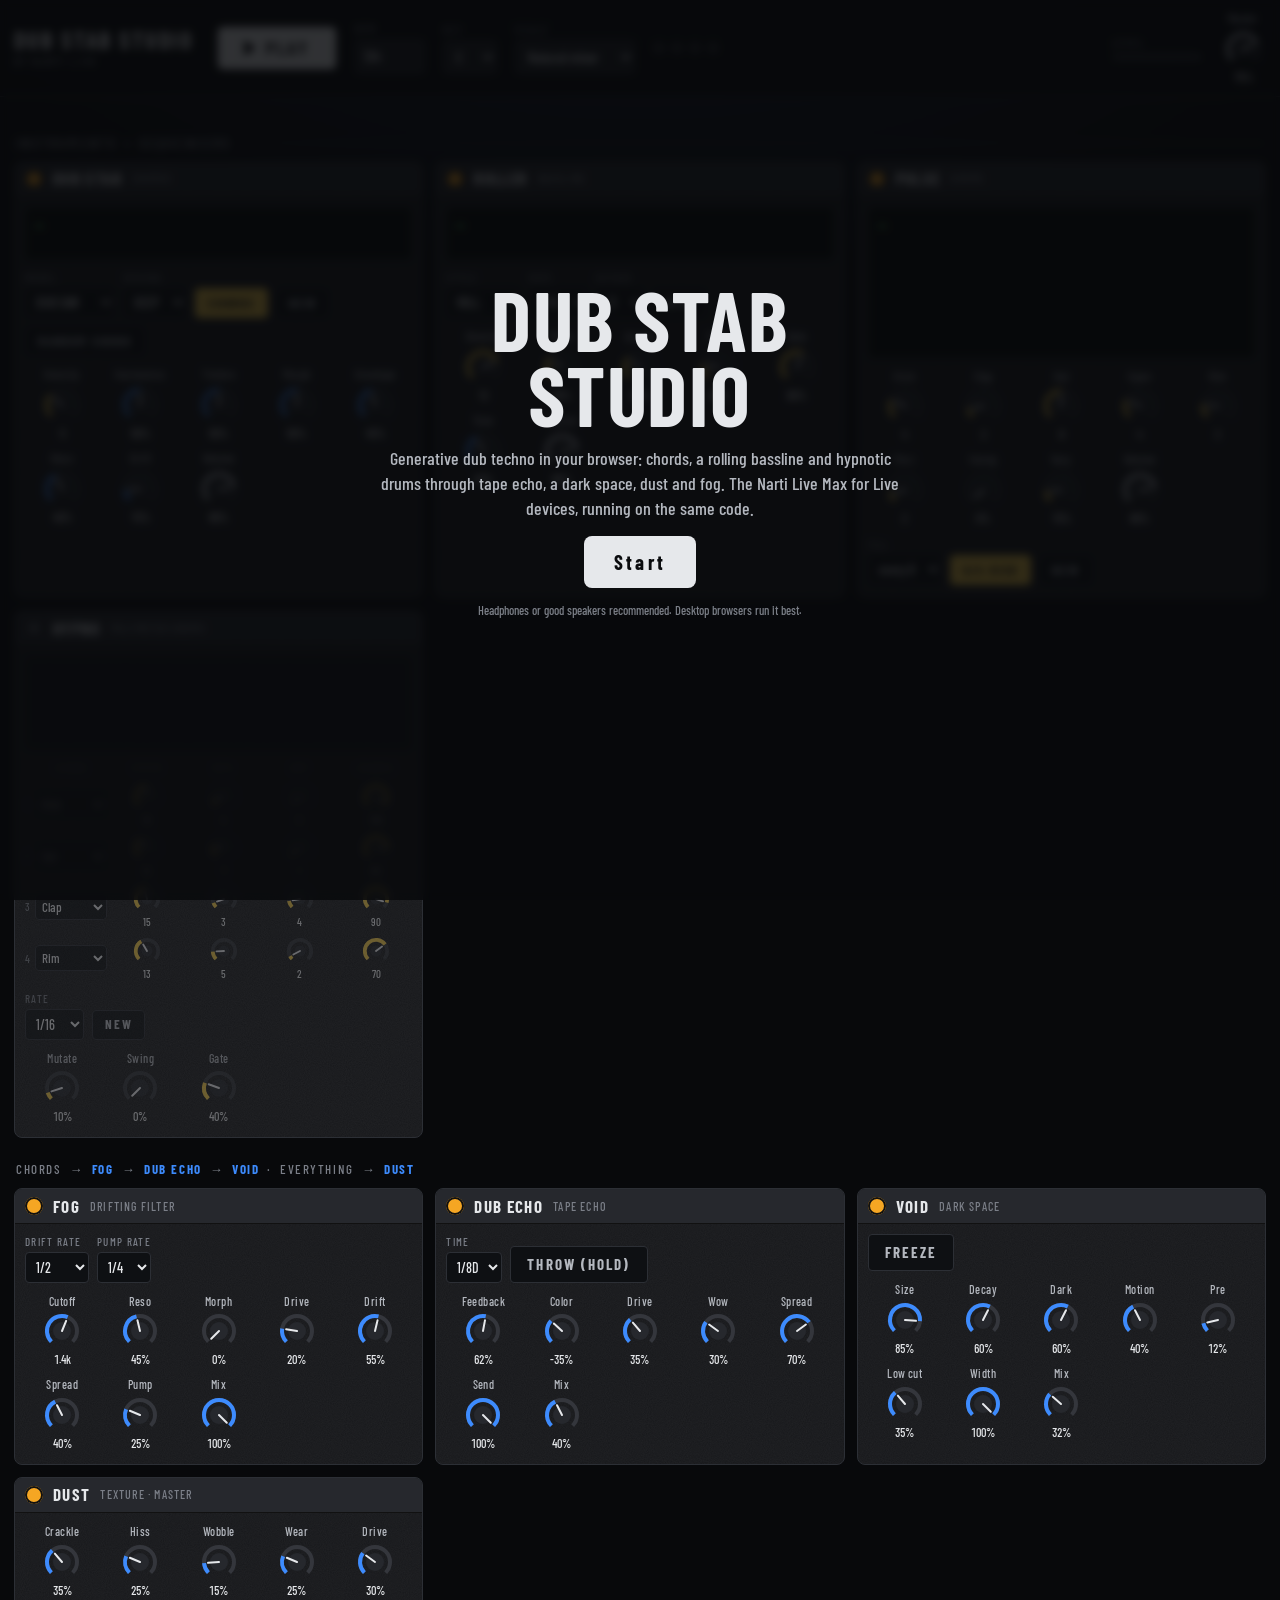
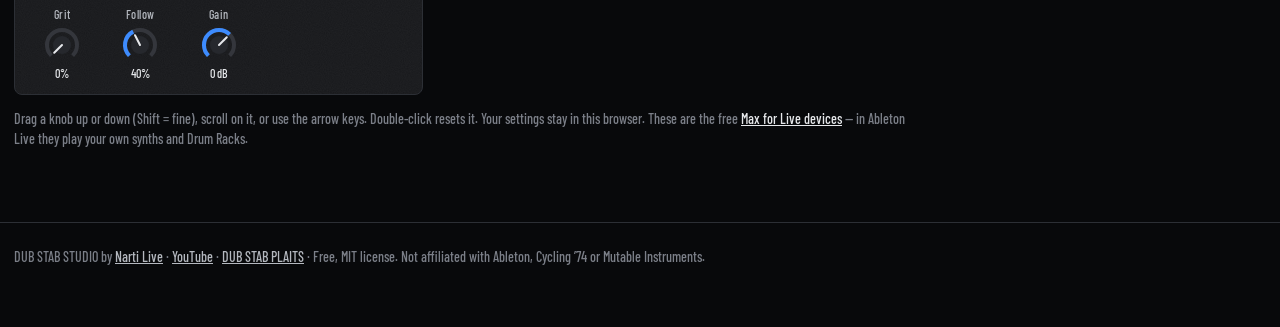
<file: studio/index.html>
<!doctype html>
<html lang="en">
<head>
<meta charset="utf-8">
<meta name="viewport" content="width=device-width, initial-scale=1, viewport-fit=cover">
<title>DUB STAB STUDIO — dub techno in your browser</title>
<meta name="author" content="Narti Live">
<meta name="description" content="DUB STAB STUDIO by Narti Live: the Dub Stab Max for Live devices running in your browser. Generative dub chords, a rolling bassline, hypnotic drums, tape echo, a dark reverb, dust and a drifting filter. Free.">
<meta name="theme-color" content="#08090b">
<meta property="og:title" content="DUB STAB STUDIO — dub techno in your browser">
<meta property="og:description" content="Generative dub chords, rolling bass, hypnotic drums, tape echo, a dark space. The Narti Live Max for Live devices, in the browser.">
<meta property="og:image" content="https://narti-live.github.io/dub-base-Plaits/assets/studio.jpg">
<link rel="icon" href="../assets/favicon.svg" type="image/svg+xml">
<style>
@font-face { font-family: "Barlow Condensed"; src: url(../assets/fonts/BarlowCondensed-Medium.woff) format("woff"); font-weight: 500; font-display: swap; }
@font-face { font-family: "Barlow Condensed"; src: url(../assets/fonts/BarlowCondensed-SemiBold.woff) format("woff"); font-weight: 600; font-display: swap; }
@font-face { font-family: "Barlow Condensed"; src: url(../assets/fonts/BarlowCondensed-Bold.woff) format("woff"); font-weight: 700; font-display: swap; }
:root {
  --bg: #08090b; --panel: #17181b; --panel2: #1e2024; --line: #2c2f35; --fog: #7b7f88; --mist: #b4b8bf; --bone: #e6e8eb;
  --blue: #3d8bfd; --yellow: #f2c94c; --green: #5dff7a; --red: #ff5a4e;
  --display: "Barlow Condensed", "Arial Narrow", sans-serif;
  --mono: ui-monospace, "SF Mono", Menlo, Consolas, monospace;
  color-scheme: dark;
}
* { box-sizing: border-box; }
html, body { margin: 0; background: var(--bg); color: var(--mist); font: 15px/1.4 var(--display); -webkit-font-smoothing: antialiased; }
body { background: radial-gradient(1200px 600px at 50% -10%, #1b2233 0%, var(--bg) 60%) fixed var(--bg); min-height: 100vh; }
button, select, input { font: inherit; color: inherit; }
a { color: var(--bone); }

/* ---------- top bar */
.top { position: sticky; top: 0; z-index: 10; background: rgba(8,9,11,.92); backdrop-filter: blur(10px); -webkit-backdrop-filter: blur(10px);
  border-bottom: 1px solid var(--line); padding: 10px max(14px, env(safe-area-inset-left)) 10px max(14px, env(safe-area-inset-right)); }
.top .row { max-width: 1400px; margin: 0 auto; display: flex; flex-wrap: wrap; align-items: center; gap: 10px 18px; }
.brand { display: flex; flex-direction: column; line-height: 1; margin-right: 6px; }
.brand b { font: 700 24px/1 var(--display); letter-spacing: .08em; color: var(--bone); }
.brand span { font-size: 12px; letter-spacing: .18em; text-transform: uppercase; color: var(--fog); margin-top: 3px; }
.brand a { color: var(--fog); text-decoration: none; }
.play { width: 120px; height: 44px; border-radius: 6px; border: 1px solid var(--line); background: var(--bone); color: #0b0c0e;
  font: 700 18px/1 var(--display); letter-spacing: .14em; cursor: pointer; display: inline-flex; align-items: center; justify-content: center; gap: 10px; }
.play[aria-pressed="true"] { background: var(--green); }
.play i { width: 0; height: 0; border-left: 12px solid currentColor; border-top: 8px solid transparent; border-bottom: 8px solid transparent; }
.play[aria-pressed="true"] i { width: 12px; height: 12px; border: 0; background: currentColor; }
.field { display: flex; flex-direction: column; gap: 3px; }
.field label { font-size: 11px; letter-spacing: .18em; text-transform: uppercase; color: var(--fog); }
.field select, .field input { background: var(--panel2); border: 1px solid var(--line); border-radius: 4px; padding: 6px 8px; color: var(--bone); min-width: 0; }
.field input[type=number] { width: 70px; }
.beats { display: flex; gap: 6px; align-items: center; }
.beats i { width: 12px; height: 12px; border-radius: 50%; background: #23262c; border: 1px solid #333; transition: background .05s; }
.beats i.on { background: var(--yellow); box-shadow: 0 0 10px var(--yellow); }
.beats i.on.one { background: var(--green); box-shadow: 0 0 10px var(--green); }
.meter { width: 90px; height: 8px; background: #23262c; border-radius: 4px; overflow: hidden; }
.meter div { height: 100%; width: 0; background: linear-gradient(90deg, var(--green) 70%, var(--yellow) 88%, var(--red)); transition: width .06s; }
.spacer { flex: 1; }

/* ---------- start overlay */
.start { position: fixed; inset: 0; z-index: 20; display: grid; place-items: center; background: rgba(8,9,11,.82); backdrop-filter: blur(4px); -webkit-backdrop-filter: blur(4px); padding: 20px; }
.start[hidden] { display: none; }
.start .box { max-width: 520px; text-align: center; display: grid; gap: 14px; }
.start h1 { margin: 0; font: 700 clamp(44px, 10vw, 84px)/.9 var(--display); color: var(--bone); letter-spacing: .02em; }
.start p { margin: 0; color: var(--mist); font-size: 18px; }
.start button { justify-self: center; padding: 16px 30px; font: 700 20px/1 var(--display); letter-spacing: .16em; border-radius: 8px; border: 0; background: var(--bone); color: #0b0c0e; cursor: pointer; }
.start small { color: var(--fog); }

/* ---------- rack */
main { max-width: 1400px; margin: 0 auto; padding: 18px max(14px, env(safe-area-inset-left)) 60px max(14px, env(safe-area-inset-right)); }
.lane-title { font: 600 14px/1 var(--display); letter-spacing: .22em; text-transform: uppercase; color: var(--fog); margin: 22px 2px 10px; display: flex; gap: 10px; align-items: center; }
.lane-title::after { content: ""; flex: 1; height: 1px; background: var(--line); }
.rack { display: grid; grid-template-columns: repeat(auto-fill, minmax(320px, 1fr)); gap: 12px; }
.dev { background: var(--panel); border: 1px solid var(--line); border-radius: 8px; overflow: hidden; position: relative; }
.dev::before { content: ""; position: absolute; inset: 0; pointer-events: none; opacity: .35;
  background-image: url("data:image/svg+xml,%3Csvg xmlns='http://www.w3.org/2000/svg' width='120' height='120'%3E%3Cfilter id='n'%3E%3CfeTurbulence type='fractalNoise' baseFrequency='.95' numOctaves='2' stitchTiles='stitch'/%3E%3CfeColorMatrix values='0 0 0 0 .5 0 0 0 0 .5 0 0 0 0 .5 0 0 0 .18 0'/%3E%3C/filter%3E%3Crect width='100%25' height='100%25' filter='url(%23n)'/%3E%3C/svg%3E"); }
.dev > * { position: relative; }
.dev.off .body { opacity: .38; }
.dhead { display: flex; align-items: center; gap: 10px; padding: 8px 10px; background: #26282d; border-bottom: 1px solid #111; }
.pwr { width: 18px; height: 18px; border-radius: 50%; border: 0; background: #f5a623; cursor: pointer; flex: none; box-shadow: 0 0 0 2px #111 inset; }
.dev.off .pwr { background: #4a4d55; }
.dhead b { font: 700 17px/1 var(--display); color: var(--bone); letter-spacing: .08em; }
.dhead span { font-size: 12px; color: var(--fog); letter-spacing: .1em; text-transform: uppercase; }
.dhead .r { margin-left: auto; display: flex; gap: 6px; }
.body { padding: 10px 10px 12px; display: grid; gap: 10px; }
.bar { height: 2px; width: 46px; background: var(--yellow); }
.dev.fx .bar { background: var(--blue); }
.knobs { display: grid; grid-template-columns: repeat(auto-fill, minmax(62px, 1fr)); gap: 8px 4px; }
.knob { display: grid; justify-items: center; gap: 1px; user-select: none; -webkit-user-select: none; touch-action: none; cursor: ns-resize; outline: none; }
.knob .n { font-size: 12px; color: var(--mist); letter-spacing: .04em; white-space: nowrap; }
.knob svg { width: 46px; height: 40px; overflow: visible; }
.knob .v { font-size: 12px; color: var(--bone); font-variant-numeric: tabular-nums; }
.knob:focus-visible svg { filter: drop-shadow(0 0 3px var(--blue)); }
.row2 { display: flex; flex-wrap: wrap; gap: 8px; align-items: end; }
.sel { display: grid; gap: 2px; }
.sel label { font-size: 11px; color: var(--fog); letter-spacing: .12em; text-transform: uppercase; }
.sel select { background: #0e1013; border: 1px solid var(--line); border-radius: 4px; color: var(--bone); padding: 5px 6px; font-size: 14px; }
.btn { background: #0e1013; border: 1px solid var(--line); border-radius: 4px; color: var(--mist); padding: 6px 12px; font: 700 13px/1 var(--display);
  letter-spacing: .14em; text-transform: uppercase; cursor: pointer; min-height: 30px; touch-action: manipulation; }
.btn:hover { color: var(--bone); border-color: #444; }
.btn[aria-pressed="true"] { background: var(--yellow); color: #111; border-color: var(--yellow); }
.dev.fx .btn[aria-pressed="true"] { background: var(--blue); color: #fff; border-color: var(--blue); }
.btn.big { padding: 10px 16px; font-size: 15px; }
.screen { background: #050806; border: 1px solid #142a19; border-radius: 6px; padding: 7px 9px; font: 13px/1.5 var(--mono); color: #3fae55; white-space: pre; overflow: hidden; }
.screen .hd { color: var(--green); font: 700 15px/1.2 var(--display); letter-spacing: .06em; white-space: normal; }
.screen b { color: var(--green); font-weight: 700; text-shadow: 0 0 6px rgba(93,255,122,.7); }
.screen i { color: #1d4a27; font-style: normal; }
.screen em { color: #c7ffd2; font-style: normal; }
.screen u { color: var(--yellow); text-decoration: none; }
.lanes4 { display: grid; grid-template-columns: auto repeat(5, 1fr); gap: 6px 4px; align-items: center; }
.lanes4 .lh { font-size: 11px; color: var(--fog); letter-spacing: .1em; text-transform: uppercase; text-align: center; }
.lanes4 select { background: #0e1013; border: 1px solid var(--line); border-radius: 4px; color: var(--bone); padding: 3px 2px; font-size: 13px; width: 100%; }
.mini { display: grid; justify-items: center; touch-action: none; cursor: ns-resize; user-select: none; -webkit-user-select: none; outline: none; }
.mini svg { width: 34px; height: 30px; overflow: visible; }
.mini .v { font-size: 11px; color: var(--bone); }
.chain { display: flex; align-items: center; gap: 8px; color: var(--fog); font-size: 13px; letter-spacing: .12em; text-transform: uppercase; margin: 22px 2px 10px; flex-wrap: wrap; }
.chain b { color: var(--blue); }
.note { color: var(--fog); font-size: 14px; max-width: 900px; }
footer { max-width: 1400px; margin: 0 auto; padding: 24px 14px 60px; color: var(--fog); font-size: 14px; border-top: 1px solid var(--line); }
footer a { color: var(--mist); }
@media (max-width: 560px) {
  .top { position: static; }
  .rack { grid-template-columns: 1fr; }
  .meter { width: 60px; }
  .play { width: 96px; }
}
@media (prefers-reduced-motion: reduce) { * { transition: none !important; } }
</style>
</head>
<body>

<div class="start" id="start">
  <div class="box">
    <h1>DUB STAB<br>STUDIO</h1>
    <p>Generative dub techno in your browser: chords, a rolling bassline and hypnotic drums through tape echo, a dark space, dust and fog. The Narti Live Max for Live devices, running on the same code.</p>
    <button id="go" type="button">Start</button>
    <small>Headphones or good speakers recommended. Desktop browsers run it best.</small>
  </div>
</div>

<div class="top">
  <div class="row">
    <div class="brand"><b>DUB STAB STUDIO</b><span><a href="../">by Narti Live</a></span></div>
    <button class="play" id="play" aria-pressed="false" type="button"><i></i><span>PLAY</span></button>
    <div class="field"><label for="bpm">BPM</label><input id="bpm" type="number" min="60" max="180" value="124"></div>
    <div class="field"><label for="root">Key</label><select id="root"></select></div>
    <div class="field"><label for="scale">Scale</label><select id="scale"><option value="0">Natural minor</option><option value="1">Dorian</option><option value="2">Phrygian</option><option value="3">Harmonic minor</option></select></div>
    <div class="beats" aria-hidden="true"><i></i><i></i><i></i><i></i></div>
    <div class="spacer"></div>
    <div class="field"><label>Level</label><div class="meter"><div id="meter"></div></div></div>
    <div id="masterKnob"></div>
  </div>
</div>

<main>
  <div class="lane-title">Instruments + sequencers</div>
  <div class="rack" id="rackA"></div>
  <div class="chain"><span>Chords</span> → <b>Fog</b> → <b>Dub Echo</b> → <b>Void</b> · <span>everything</span> → <b>Dust</b></div>
  <div class="rack" id="rackB"></div>
  <p class="note">Drag a knob up or down (Shift = fine), scroll on it, or use the arrow keys. Double-click resets it. Your settings stay in this browser.
    These are the free <a href="../#m4l">Max for Live devices</a> — in Ableton Live they play your own synths and Drum Racks.</p>
</main>
<footer>DUB STAB STUDIO by <a href="https://www.instagram.com/narti_live">Narti Live</a> · <a href="https://www.youtube.com/@narti_live">YouTube</a> · <a href="../">DUB STAB PLAITS</a> · Free, MIT license. Not affiliated with Ableton, Cycling ’74 or Mutable Instruments.</footer>

<script>
(function () {
  'use strict';
  var NOTE = ['C', 'C#', 'D', 'D#', 'E', 'F', 'F#', 'G', 'G#', 'A', 'A#', 'B'];
  var rootSel = document.getElementById('root');
  NOTE.forEach(function (n, i) { var o = document.createElement('option'); o.value = i; o.textContent = n; rootSel.appendChild(o); });

  // ---------------------------------------------------------------- state
  var LS = 'dubStabStudio1';
  var saved = {};
  try { saved = JSON.parse(localStorage.getItem(LS)) || {}; } catch (e) { saved = {}; }
  function persist() { try { localStorage.setItem(LS, JSON.stringify(saved)); } catch (e) {} }
  var node = null, ctx = null, ready = false;
  function post(m) { if (node) node.port.postMessage(m); }
  var senders = [];   // re-send every value once the engine is up

  // ---------------------------------------------------------------- controls
  function el(tag, cls, html) { var e = document.createElement(tag); if (cls) e.className = cls; if (html != null) e.innerHTML = html; return e; }
  function arc(f, color, r) {
    r = r || 15;
    var a0 = Math.PI * 0.75, a1 = a0 + Math.PI * 1.5 * f, cx = 23, cy = 21;
    function pt(a) { return (cx + r * Math.cos(a)).toFixed(2) + ' ' + (cy + r * Math.sin(a)).toFixed(2); }
    var big = (a1 - a0) > Math.PI ? 1 : 0;
    var bg = 'M' + pt(a0) + ' A' + r + ' ' + r + ' 0 1 1 ' + pt(a0 + Math.PI * 1.5 - 0.0001);
    var fg = f > 0.002 ? 'M' + pt(a0) + ' A' + r + ' ' + r + ' 0 ' + big + ' 1 ' + pt(a1) : '';
    var nx = cx + (r - 4) * Math.cos(a1), ny = cy + (r - 4) * Math.sin(a1);
    return '<path d="' + bg + '" stroke="#34363c" stroke-width="4" fill="none"/>' +
      (fg ? '<path d="' + fg + '" stroke="' + color + '" stroke-width="4" fill="none"/>' : '') +
      '<circle cx="' + cx + '" cy="' + cy + '" r="' + (r - 6) + '" fill="#26282d"/>' +
      '<line x1="' + cx + '" y1="' + cy + '" x2="' + nx.toFixed(2) + '" y2="' + ny.toFixed(2) + '" stroke="#e6e8eb" stroke-width="2" stroke-linecap="round"/>';
  }
  // A knob: c = {id, n(ame), min, max, def, step, log, fmt, send(v), color, mini}
  var knobs = {};
  function knob(c) {
    var mini = !!c.mini;
    var k = el('div', mini ? 'mini' : 'knob');
    k.tabIndex = 0;
    k.setAttribute('role', 'slider');
    k.setAttribute('aria-label', c.aria || c.n);
    k.setAttribute('aria-valuemin', c.min); k.setAttribute('aria-valuemax', c.max);
    if (!mini) k.appendChild(el('div', 'n', c.n));
    var svg = document.createElementNS('http://www.w3.org/2000/svg', 'svg');
    svg.setAttribute('viewBox', mini ? '7 5 32 32' : '0 0 46 40');
    k.appendChild(svg);
    var vEl = el('div', 'v');
    k.appendChild(vEl);
    var v = saved[c.id] != null ? saved[c.id] : c.def;
    function norm(x) { return c.log ? Math.log(x / c.min) / Math.log(c.max / c.min) : (x - c.min) / (c.max - c.min); }
    function denorm(f) { f = Math.max(0, Math.min(1, f)); return c.log ? c.min * Math.pow(c.max / c.min, f) : c.min + f * (c.max - c.min); }
    function q(x) { if (c.step) x = Math.round(x / c.step) * c.step; return Math.max(c.min, Math.min(c.max, x)); }
    function draw() {
      svg.innerHTML = arc(norm(v), c.color || '#3d8bfd', mini ? 12 : 15);
      vEl.textContent = c.fmt ? c.fmt(v) : (c.step >= 1 ? Math.round(v) : Math.round(v));
      k.setAttribute('aria-valuenow', v);
      k.setAttribute('aria-valuetext', vEl.textContent);
    }
    function set(x, fromEngine) {
      x = q(x);
      if (x === v && !fromEngine) return;
      v = x; draw();
      saved[c.id] = v;
      if (!fromEngine) { c.send(v); persistSoon(); }
    }
    var startY = 0, startF = 0, drag = false;
    k.addEventListener('pointerdown', function (e) { drag = true; startY = e.clientY; startF = norm(v); k.setPointerCapture(e.pointerId); e.preventDefault(); k.focus(); });
    k.addEventListener('pointermove', function (e) {
      if (!drag) return;
      var d = (startY - e.clientY) / (e.shiftKey ? 600 : 150);
      set(denorm(startF + d));
    });
    k.addEventListener('pointerup', function () { drag = false; });
    k.addEventListener('pointercancel', function () { drag = false; });
    k.addEventListener('dblclick', function () { set(c.def); });
    k.addEventListener('wheel', function (e) { e.preventDefault(); set(denorm(norm(v) - Math.sign(e.deltaY) * (e.shiftKey ? 0.005 : 0.03))); }, { passive: false });
    k.addEventListener('keydown', function (e) {
      var s = c.step || (c.max - c.min) / 100;
      if (e.key === 'ArrowUp' || e.key === 'ArrowRight') { set(c.log ? denorm(norm(v) + 0.02) : v + s); e.preventDefault(); }
      if (e.key === 'ArrowDown' || e.key === 'ArrowLeft') { set(c.log ? denorm(norm(v) - 0.02) : v - s); e.preventDefault(); }
    });
    draw();
    senders.push(function () { c.send(v); });
    knobs[c.id] = { set: set, get: function () { return v; } };
    return k;
  }
  var persistTimer = 0;
  function persistSoon() { clearTimeout(persistTimer); persistTimer = setTimeout(persist, 400); }

  function select(c) {
    var w = el('div', 'sel');
    var id = 's_' + c.id;
    w.appendChild(el('label', null, c.n)).setAttribute('for', id);
    var s = el('select'); s.id = id;
    c.items.forEach(function (t, i) { var o = el('option'); o.value = i; o.textContent = t; s.appendChild(o); });
    s.value = saved[c.id] != null ? saved[c.id] : c.def;
    s.addEventListener('change', function () { saved[c.id] = +s.value; persistSoon(); c.send(+s.value); });
    senders.push(function () { c.send(+s.value); });
    w.appendChild(s);
    return w;
  }
  function toggle(c) {
    var b = el('button', 'btn' + (c.big ? ' big' : ''), c.n); b.type = 'button';
    var on = saved[c.id] != null ? saved[c.id] : c.def;
    function show() { b.setAttribute('aria-pressed', on ? 'true' : 'false'); }
    b.addEventListener('click', function () { on = on ? 0 : 1; saved[c.id] = on; persistSoon(); show(); c.send(on); });
    show();
    senders.push(function () { c.send(on); });
    return b;
  }
  // momentary: on while held (pointer or Space/Enter)
  function hold(c) {
    var b = el('button', 'btn big', c.n); b.type = 'button';
    function set(on) { b.setAttribute('aria-pressed', on ? 'true' : 'false'); c.send(on ? 1 : 0); }
    b.addEventListener('pointerdown', function (e) { b.setPointerCapture(e.pointerId); set(1); });
    b.addEventListener('pointerup', function () { set(0); });
    b.addEventListener('pointercancel', function () { set(0); });
    b.addEventListener('keydown', function (e) { if ((e.key === ' ' || e.key === 'Enter') && !e.repeat) { set(1); e.preventDefault(); } });
    b.addEventListener('keyup', function (e) { if (e.key === ' ' || e.key === 'Enter') set(0); });
    b.setAttribute('aria-pressed', 'false');
    return b;
  }
  function button(n, fn) { var b = el('button', 'btn', n); b.type = 'button'; b.addEventListener('click', fn); return b; }

  // A device card
  function device(rack, o) {
    var d = el('section', 'dev' + (o.fx ? ' fx' : ''));
    d.setAttribute('aria-label', o.name);
    var h = el('div', 'dhead');
    var pw = el('button', 'pwr'); pw.type = 'button'; pw.title = 'On / off'; pw.setAttribute('aria-label', o.name + ' on / off');
    var on = saved['on_' + o.key] != null ? saved['on_' + o.key] : (o.on == null ? 1 : o.on);
    function showOn() { d.classList.toggle('off', !on); pw.setAttribute('aria-pressed', on ? 'true' : 'false'); }
    pw.addEventListener('click', function () { on = on ? 0 : 1; saved['on_' + o.key] = on; persistSoon(); showOn(); o.power(on); });
    senders.push(function () { o.power(on); });
    showOn();
    h.appendChild(pw);
    h.appendChild(el('b', null, o.name));
    h.appendChild(el('span', null, o.sub));
    var r = el('div', 'r'); h.appendChild(r);
    d.appendChild(h);
    var body = el('div', 'body');
    d.appendChild(body);
    rack.appendChild(d);
    return { body: body, head: r };
  }
  function screen(lines, head) {
    var s = el('div', 'screen');
    var hd = head ? s.appendChild(el('div', 'hd', '—')) : null;
    var ls = lines.map(function () { return s.appendChild(el('div', null, '&nbsp;')); });
    return { el: s, hd: hd, lines: ls };
  }
  function renderPattern(t) {
    var out = '';
    for (var i = 0; i < t.length; i++) {
      var ch = t[i];
      if (ch === '#') out += '<b>■</b>';
      else if (ch === '_') out += '<em>□</em>';
      else if (ch === 'X' || ch === 'M') out += '<u>' + ch + '</u>';
      else if (ch === '.') out += '<i>·</i>';
      else out += ch.replace(/&/g, '&amp;').replace(/</g, '&lt;');
    }
    return out;
  }
  var displays = {};

  var pct = function (v) { return Math.round(v) + '%'; };
  var Y = '#f2c94c', BL = '#3d8bfd';
  var rackA = document.getElementById('rackA'), rackB = document.getElementById('rackB');

  // ---------------------------------------------------------------- DUB STAB
  (function () {
    var D = device(rackA, { key: 'dub', name: 'DUB STAB', sub: 'chords', power: function (v) { post({ t: 'on', dev: 'dub', v: v }); } });
    var sc = screen(['p'], true); D.body.appendChild(sc.el);
    displays['dub.chord'] = function (t) { sc.hd.textContent = t; };
    displays['dub.pattern'] = function (t) { sc.lines[0].innerHTML = renderPattern(t); };
    var row = el('div', 'row2');
    row.appendChild(select({ id: 'dub_model', n: 'Model', items: ['DUB SAW', 'VA', 'WAVESHAPE', 'FM', 'PHASE DIST', 'CHIPTUNE', 'STRINGS', 'ACID'], def: 0,
      send: function (v) { post({ t: 'syn', p: 'model', v: v }); post({ t: 'seq', dev: 'dub', fn: 'model', args: [v] }); } }));
    row.appendChild(select({ id: 'dub_voicing', n: 'Voicing', items: ['DUB', 'Triads', '7ths', 'Mixed', 'DEEP'], def: 4,
      send: function (v) { post({ t: 'seq', dev: 'dub', fn: 'voicing', args: [v] }); } }));
    row.appendChild(toggle({ id: 'dub_chords', n: 'Chords', def: 1, send: function (v) { post({ t: 'seq', dev: 'dub', fn: 'chords', args: [v] }); } }));
    row.appendChild(button('New', function () { post({ t: 'seq', dev: 'dub', fn: 'newpattern', args: [1] }); }));
    row.appendChild(button('Random sound', function () { post({ t: 'seq', dev: 'dub', fn: 'randomsound', args: [1] }); }));
    D.body.appendChild(row);
    var ks = el('div', 'knobs');
    ks.appendChild(knob({ id: 'dub_density', n: 'Density', min: 0, max: 16, def: 5, step: 1, color: Y, send: function (v) { post({ t: 'seq', dev: 'dub', fn: 'density', args: [v] }); } }));
    [['harmonics', 'Harmonics', 50], ['timbre', 'Timbre', 50], ['morph', 'Morph', 50], ['envelope', 'Envelope', 45], ['resonance', 'Reso', 40], ['drift', 'Drift', 15]].forEach(function (p) {
      ks.appendChild(knob({ id: 'dub_' + p[0], n: p[1], min: 0, max: 100, def: p[2], step: 1, fmt: pct, send: function (v) { post({ t: 'syn', p: p[0], v: v / 100 }); } }));
    });
    ks.appendChild(knob({ id: 'vol_dub', n: 'Volume', min: 0, max: 100, def: 80, step: 1, fmt: pct, color: '#b4b8bf', send: function (v) { post({ t: 'vol', ch: 'dub', v: v / 100 * 1.1 }); } }));
    D.body.appendChild(ks);
    ['harmonics', 'timbre', 'morph'].forEach(function (p) { displays['dub.' + p] = function (v) { knobs['dub_' + p].set(+v, true); }; });
  })();

  // ---------------------------------------------------------------- ROLLER
  (function () {
    var D = device(rackA, { key: 'roller', name: 'ROLLER', sub: 'bassline', power: function (v) { post({ t: 'on', dev: 'roller', v: v }); } });
    var sc = screen(['p'], true); D.body.appendChild(sc.el);
    displays['roller.note'] = function (t) { sc.hd.textContent = t; };
    displays['roller.pattern'] = function (t) { sc.lines[0].innerHTML = renderPattern(t); };
    var row = el('div', 'row2');
    row.appendChild(select({ id: 'roller_style', n: 'Style', items: ['ROLL', 'OFFBEAT', 'GALLOP', 'DUB', 'BROKEN'], def: 0, send: function (v) { post({ t: 'seq', dev: 'roller', fn: 'style', args: [v] }); } }));
    row.appendChild(select({ id: 'roller_rate', n: 'Rate', items: ['1/8', '1/16', '1/16T', '1/32'], def: 1, send: function (v) { post({ t: 'seq', dev: 'roller', fn: 'rate', args: [v] }); } }));
    row.appendChild(select({ id: 'roller_oct', n: 'Octave', items: ['C-1', 'C0', 'C1', 'C2', 'C3'], def: 2, send: function (v) { post({ t: 'seq', dev: 'roller', fn: 'octave', args: [v] }); } }));
    row.appendChild(button('New', function () { post({ t: 'seq', dev: 'roller', fn: 'newpattern', args: [1] }); }));
    D.body.appendChild(row);
    var ks = el('div', 'knobs');
    ks.appendChild(knob({ id: 'roller_density', n: 'Density', min: 0, max: 16, def: 12, step: 1, color: Y, send: function (v) { post({ t: 'seq', dev: 'roller', fn: 'density', args: [v] }); } }));
    [['move', 'Move', 30], ['accent', 'Accent', 30], ['slide', 'Slide', 20]].forEach(function (p) {
      ks.appendChild(knob({ id: 'roller_' + p[0], n: p[1], min: 0, max: 100, def: p[2], step: 1, fmt: pct, color: Y, send: function (v) { post({ t: 'seq', dev: 'roller', fn: p[0], args: [v] }); } }));
    });
    ks.appendChild(knob({ id: 'roller_gate', n: 'Gate', min: 5, max: 100, def: 60, step: 1, fmt: pct, color: Y, send: function (v) { post({ t: 'seq', dev: 'roller', fn: 'gate', args: [v / 100] }); } }));
    ks.appendChild(knob({ id: 'roller_tone', n: 'Tone', min: 0, max: 100, def: 40, step: 1, fmt: pct, send: function (v) { post({ t: 'bass', v: v / 100 }); } }));
    ks.appendChild(knob({ id: 'vol_bass', n: 'Volume', min: 0, max: 100, def: 80, step: 1, fmt: pct, color: '#b4b8bf', send: function (v) { post({ t: 'vol', ch: 'bass', v: v / 100 * 1.05 }); } }));
    D.body.appendChild(ks);
  })();

  // ---------------------------------------------------------------- PULSE
  (function () {
    var D = device(rackA, { key: 'pulse', name: 'PULSE', sub: 'drums', power: function (v) { post({ t: 'on', dev: 'pulse', v: v }); } });
    var sc = screen([1, 2, 3, 4, 5, 6], true); D.body.appendChild(sc.el);
    displays['pulse.bar'] = function (t) { sc.hd.textContent = t; };
    for (var l = 1; l <= 6; l++) (function (l) { displays['pulse.lane' + l] = function (t) { sc.lines[l - 1].innerHTML = renderPattern(t); }; })(l);
    var ks = el('div', 'knobs');
    [['Kick', 4], ['Clap', 2], ['Hat', 8], ['Open', 4], ['Rim', 3], ['Perc', 2]].forEach(function (p, i) {
      ks.appendChild(knob({ id: 'pulse_d' + i, n: p[0], min: 0, max: 16, def: p[1], step: 1, color: Y, send: function (v) { post({ t: 'seq', dev: 'pulse', fn: 'dens', args: [i + 1, v] }); } }));
    });
    ks.appendChild(knob({ id: 'pulse_swing', n: 'Swing', min: 0, max: 100, def: 0, step: 1, fmt: pct, color: Y, send: function (v) { post({ t: 'seq', dev: 'pulse', fn: 'swing', args: [v] }); } }));
    ks.appendChild(knob({ id: 'pulse_vary', n: 'Vary', min: 0, max: 100, def: 15, step: 1, fmt: pct, color: Y, send: function (v) { post({ t: 'seq', dev: 'pulse', fn: 'vary', args: [v] }); } }));
    ks.appendChild(knob({ id: 'vol_drums', n: 'Volume', min: 0, max: 100, def: 80, step: 1, fmt: pct, color: '#b4b8bf', send: function (v) { post({ t: 'vol', ch: 'drums', v: v / 100 * 1.1 }); } }));
    D.body.appendChild(ks);
    var row = el('div', 'row2');
    row.appendChild(select({ id: 'pulse_fill', n: 'Fill', items: ['off', 'every 4', 'every 8', 'every 16'], def: 2, send: function (v) { post({ t: 'seq', dev: 'pulse', fn: 'fill', args: [v] }); } }));
    row.appendChild(toggle({ id: 'pulse_four', n: '4/4 kick', def: 1, send: function (v) { post({ t: 'seq', dev: 'pulse', fn: 'four', args: [v] }); } }));
    row.appendChild(button('New', function () { post({ t: 'seq', dev: 'pulse', fn: 'newpattern', args: [1] }); }));
    D.body.appendChild(row);
  })();

  // ---------------------------------------------------------------- HYPNO
  (function () {
    var D = device(rackA, { key: 'hypno', name: 'HYPNO', sub: 'polymeter drums', on: 0, power: function (v) { post({ t: 'on', dev: 'hypno', v: v }); } });
    var sc = screen([1, 2, 3, 4], false); D.body.appendChild(sc.el);
    for (var l = 1; l <= 4; l++) (function (l) { displays['hypno.lane' + l] = function (t) { sc.lines[l - 1].innerHTML = l + ' ' + renderPattern(t); }; })(l);
    var g = el('div', 'lanes4');
    ['', 'Sound', 'Steps', 'Hits', 'Rot', 'Chance'].forEach(function (h) { g.appendChild(el('div', 'lh', h)); });
    var SOUNDS = [['Kick', 36], ['Hat', 42], ['Clap', 39], ['Rim', 37], ['Open', 46], ['Perc', 47], ['Tom', 45]];
    var defs = [[0, 16, 4, 0, 100], [1, 12, 7, 1, 85], [2, 15, 3, 4, 90], [3, 13, 5, 2, 70]];
    defs.forEach(function (d, l) {
      var L = l + 1;
      g.appendChild(el('div', 'lh', String(L)));
      var s = el('select'); s.setAttribute('aria-label', 'Lane ' + L + ' sound');
      SOUNDS.forEach(function (x, i) { var o = el('option'); o.value = i; o.textContent = x[0]; s.appendChild(o); });
      var sid = 'hyp_s' + L;
      s.value = saved[sid] != null ? saved[sid] : d[0];
      var sendS = function () { post({ t: 'seq', dev: 'hypno', fn: 'lane', args: [L, 'note', SOUNDS[+s.value][1]] }); };
      s.addEventListener('change', function () { saved[sid] = +s.value; persistSoon(); sendS(); });
      senders.push(sendS);
      g.appendChild(s);
      [['steps', 1, 32, d[1]], ['hits', 0, 32, d[2]], ['rotate', 0, 31, d[3]], ['chance', 0, 100, d[4]]].forEach(function (p) {
        g.appendChild(knob({ id: 'hyp_' + p[0] + L, n: p[0], aria: 'Lane ' + L + ' ' + p[0], mini: true, min: p[1], max: p[2], def: p[3], step: 1, color: Y,
          send: function (v) { post({ t: 'seq', dev: 'hypno', fn: 'lane', args: [L, p[0], v] }); } }));
      });
      displays['hypno.rot' + L] = function (v) { knobs['hyp_rotate' + L].set(+v, true); };
    });
    D.body.appendChild(g);
    var row = el('div', 'row2');
    row.appendChild(select({ id: 'hyp_rate', n: 'Rate', items: ['1/4', '1/8', '1/8T', '1/16', '1/16T', '1/32'], def: 3, send: function (v) { post({ t: 'seq', dev: 'hypno', fn: 'rate', args: [v] }); } }));
    row.appendChild(button('New', function () { post({ t: 'seq', dev: 'hypno', fn: 'newpattern', args: [1] }); }));
    D.body.appendChild(row);
    var ks = el('div', 'knobs');
    ks.appendChild(knob({ id: 'hyp_mutate', n: 'Mutate', min: 0, max: 100, def: 10, step: 1, fmt: pct, color: Y, send: function (v) { post({ t: 'seq', dev: 'hypno', fn: 'mutate', args: [v] }); } }));
    ks.appendChild(knob({ id: 'hyp_swing', n: 'Swing', min: 0, max: 100, def: 0, step: 1, fmt: pct, color: Y, send: function (v) { post({ t: 'seq', dev: 'hypno', fn: 'swing', args: [v] }); } }));
    ks.appendChild(knob({ id: 'hyp_gate', n: 'Gate', min: 5, max: 150, def: 40, step: 1, fmt: pct, color: Y, send: function (v) { post({ t: 'seq', dev: 'hypno', fn: 'gate', args: [v / 100] }); } }));
    D.body.appendChild(ks);
  })();

  // ---------------------------------------------------------------- effects
  function fxDevice(o) {
    var D = device(rackB, { key: o.key, name: o.name, sub: o.sub, fx: true, power: function (v) { post({ t: 'fxon', fx: o.key, v: v }); } });
    if (o.extra) o.extra(D);
    var ks = el('div', 'knobs');
    o.knobs.forEach(function (k) {
      ks.appendChild(knob({ id: o.key + '_' + k.p, n: k.n, min: k.min, max: k.max, def: k.def, step: k.step || 1, log: k.log, fmt: k.fmt || pct,
        send: function (v) { post({ t: 'fx', fx: o.key, p: k.p, v: k.scale ? v * k.scale : v }); } }));
    });
    D.body.appendChild(ks);
  }
  fxDevice({ key: 'fog', name: 'FOG', sub: 'drifting filter', extra: function (D) {
      var row = el('div', 'row2');
      row.appendChild(select({ id: 'fog_dr', n: 'Drift rate', items: ['1/16', '1/8', '1/4', '1/2', '1 bar', '2 bars', '4 bars'], def: 3, send: function (v) { post({ t: 'fx', fx: 'fog', p: 'pdrate', v: v }); } }));
      row.appendChild(select({ id: 'fog_pr', n: 'Pump rate', items: ['1/8', '1/4', '1/2'], def: 1, send: function (v) { post({ t: 'fx', fx: 'fog', p: 'pprate', v: v }); } }));
      D.body.appendChild(row);
    }, knobs: [
      { p: 'pcut', n: 'Cutoff', min: 40, max: 18000, def: 1400, log: true, fmt: function (v) { return v >= 1000 ? (v / 1000).toFixed(1) + 'k' : Math.round(v) + ''; } },
      { p: 'preso', n: 'Reso', min: 0, max: 100, def: 45, scale: 0.01 },
      { p: 'pmode', n: 'Morph', min: 0, max: 100, def: 0, scale: 0.02 },
      { p: 'pdrive', n: 'Drive', min: 0, max: 100, def: 20, scale: 0.01 },
      { p: 'pdrift', n: 'Drift', min: 0, max: 100, def: 55, scale: 0.01 },
      { p: 'pspread', n: 'Spread', min: 0, max: 100, def: 40, scale: 0.01 },
      { p: 'ppump', n: 'Pump', min: 0, max: 100, def: 25, scale: 0.01 },
      { p: 'pmix', n: 'Mix', min: 0, max: 100, def: 100, scale: 0.01 }] });
  fxDevice({ key: 'echo', name: 'DUB ECHO', sub: 'tape echo', extra: function (D) {
      var row = el('div', 'row2');
      row.appendChild(select({ id: 'echo_time', n: 'Time', items: ['1/16', '1/8T', '1/8', '1/8D', '1/4T', '1/4', '1/4D', '1/2', '1/2D'], def: 3, send: function (v) { post({ t: 'fx', fx: 'echo', p: 'ptime', v: v }); } }));
      row.appendChild(hold({ n: 'Throw (hold)', send: function (v) { post({ t: 'fx', fx: 'echo', p: 'pthrow', v: v }); } }));
      D.body.appendChild(row);
    }, knobs: [
      { p: 'pfeedback', n: 'Feedback', min: 0, max: 115, def: 62, scale: 0.01 },
      { p: 'pcolor', n: 'Color', min: -100, max: 100, def: -35, scale: 0.01 },
      { p: 'pdrive', n: 'Drive', min: 0, max: 100, def: 35, scale: 0.01 },
      { p: 'pwow', n: 'Wow', min: 0, max: 100, def: 30, scale: 0.01 },
      { p: 'pspread', n: 'Spread', min: 0, max: 100, def: 70, scale: 0.01 },
      { p: 'psend', n: 'Send', min: 0, max: 100, def: 100, scale: 0.01 },
      { p: 'pmix', n: 'Mix', min: 0, max: 100, def: 40, scale: 0.01 }] });
  fxDevice({ key: 'void', name: 'VOID', sub: 'dark space', extra: function (D) {
      var row = el('div', 'row2');
      row.appendChild(toggle({ id: 'void_freeze', n: 'Freeze', big: true, def: 0, send: function (v) { post({ t: 'fx', fx: 'void', p: 'pfreeze', v: v }); } }));
      D.body.appendChild(row);
    }, knobs: [
      { p: 'psize', n: 'Size', min: 0, max: 100, def: 85, scale: 0.01 },
      { p: 'pdecay', n: 'Decay', min: 0, max: 100, def: 60, scale: 0.01 },
      { p: 'pdark', n: 'Dark', min: 0, max: 100, def: 60, scale: 0.01 },
      { p: 'pmod', n: 'Motion', min: 0, max: 100, def: 40, scale: 0.01 },
      { p: 'ppre', n: 'Pre', min: 0, max: 100, def: 12, scale: 0.01 },
      { p: 'plowcut', n: 'Low cut', min: 0, max: 100, def: 35, scale: 0.01 },
      { p: 'pwidth', n: 'Width', min: 0, max: 100, def: 100, scale: 0.01 },
      { p: 'pmix', n: 'Mix', min: 0, max: 100, def: 32, scale: 0.01 }] });
  fxDevice({ key: 'dust', name: 'DUST', sub: 'texture · master', knobs: [
      { p: 'pcrackle', n: 'Crackle', min: 0, max: 100, def: 35, scale: 0.01 },
      { p: 'phiss', n: 'Hiss', min: 0, max: 100, def: 25, scale: 0.01 },
      { p: 'pwobble', n: 'Wobble', min: 0, max: 100, def: 15, scale: 0.01 },
      { p: 'pwear', n: 'Wear', min: 0, max: 100, def: 25, scale: 0.01 },
      { p: 'pdrive', n: 'Drive', min: 0, max: 100, def: 30, scale: 0.01 },
      { p: 'pgrit', n: 'Grit', min: 0, max: 100, def: 0, scale: 0.01 },
      { p: 'pfollow', n: 'Follow', min: 0, max: 100, def: 40, scale: 0.01 },
      { p: 'pgain', n: 'Gain', min: -24, max: 12, def: 0, fmt: function (v) { return Math.round(v) + ' dB'; } }] });

  // master volume knob in the top bar
  document.getElementById('masterKnob').appendChild(knob({ id: 'vol_master', n: 'Master', min: 0, max: 100, def: 75, step: 1, fmt: pct, color: '#b4b8bf',
    send: function (v) { post({ t: 'vol', ch: 'master', v: v / 100 * 1.2 }); } }));

  // ---------------------------------------------------------------- transport
  var playBtn = document.getElementById('play'), bpmEl = document.getElementById('bpm');
  var scaleSel = document.getElementById('scale');
  bpmEl.value = saved.bpm || 124;
  rootSel.value = saved.root != null ? saved.root : 0;
  scaleSel.value = saved.scale != null ? saved.scale : 0;
  function sendKey() { post({ t: 'key', root: +rootSel.value, scale: +scaleSel.value }); }
  function sendBpm() { var b = Math.max(60, Math.min(180, +bpmEl.value || 124)); post({ t: 'bpm', v: b }); }
  rootSel.addEventListener('change', function () { saved.root = +rootSel.value; persistSoon(); sendKey(); });
  scaleSel.addEventListener('change', function () { saved.scale = +scaleSel.value; persistSoon(); sendKey(); });
  bpmEl.addEventListener('change', function () { saved.bpm = +bpmEl.value; persistSoon(); sendBpm(); });
  senders.push(sendKey, sendBpm);
  var playing = false;
  function setPlaying(p) {
    playing = p;
    playBtn.setAttribute('aria-pressed', p ? 'true' : 'false');
    playBtn.querySelector('span').textContent = p ? 'STOP' : 'PLAY';
    post({ t: p ? 'play' : 'stop' });
  }
  playBtn.addEventListener('click', function () { start().then(function () { setPlaying(!playing); }); });
  document.addEventListener('keydown', function (e) {
    if (e.code === 'Space' && !/INPUT|SELECT|BUTTON/.test(document.activeElement.tagName) && !document.activeElement.getAttribute('role')) {
      e.preventDefault(); start().then(function () { setPlaying(!playing); });
    }
  });

  var beats = document.querySelectorAll('.beats i'), meter = document.getElementById('meter');
  function onEngine(m) {
    if (m.texts) for (var k in m.texts) if (displays[k]) displays[k](m.texts[k]);
    var lv = Math.min(1, m.peak);
    meter.style.width = (lv * 100).toFixed(0) + '%';
    var b = Math.floor(m.beat) % 4, frac = m.beat % 1;
    for (var i = 0; i < 4; i++) beats[i].className = (m.playing && i === b && frac < 0.4) ? ('on' + (i === 0 ? ' one' : '')) : '';
  }

  // ---------------------------------------------------------------- audio
  var startP = null;
  function start() {
    if (startP) return startP.then(function () { if (ctx.state !== 'running') return ctx.resume(); });
    var AC = window.AudioContext || window.webkitAudioContext;
    if (!AC || !(AC.prototype && 'audioWorklet' in AC.prototype)) {
      alertBox('This browser cannot run the studio (no AudioWorklet). Try a recent Chrome, Edge, Firefox or Safari.');
      return Promise.reject();
    }
    ctx = new AC({ latencyHint: 'playback' });
    startP = ctx.audioWorklet.addModule('engine.js?v=1').then(function () {
      node = new AudioWorkletNode(ctx, 'dubstab-studio', { numberOfInputs: 0, outputChannelCount: [2] });
      node.connect(ctx.destination);
      node.port.onmessage = function (e) { onEngine(e.data); };
      senders.forEach(function (f) { f(); });
      ready = true;
      return ctx.resume();
    });
    return startP;
  }
  function alertBox(t) { var s = document.querySelector('.start p'); s.textContent = t; document.getElementById('start').hidden = false; }
  document.getElementById('go').addEventListener('click', function () {
    start().then(function () { document.getElementById('start').hidden = true; setPlaying(true); });
  });
})();
</script>
</body>
</html>
</file>
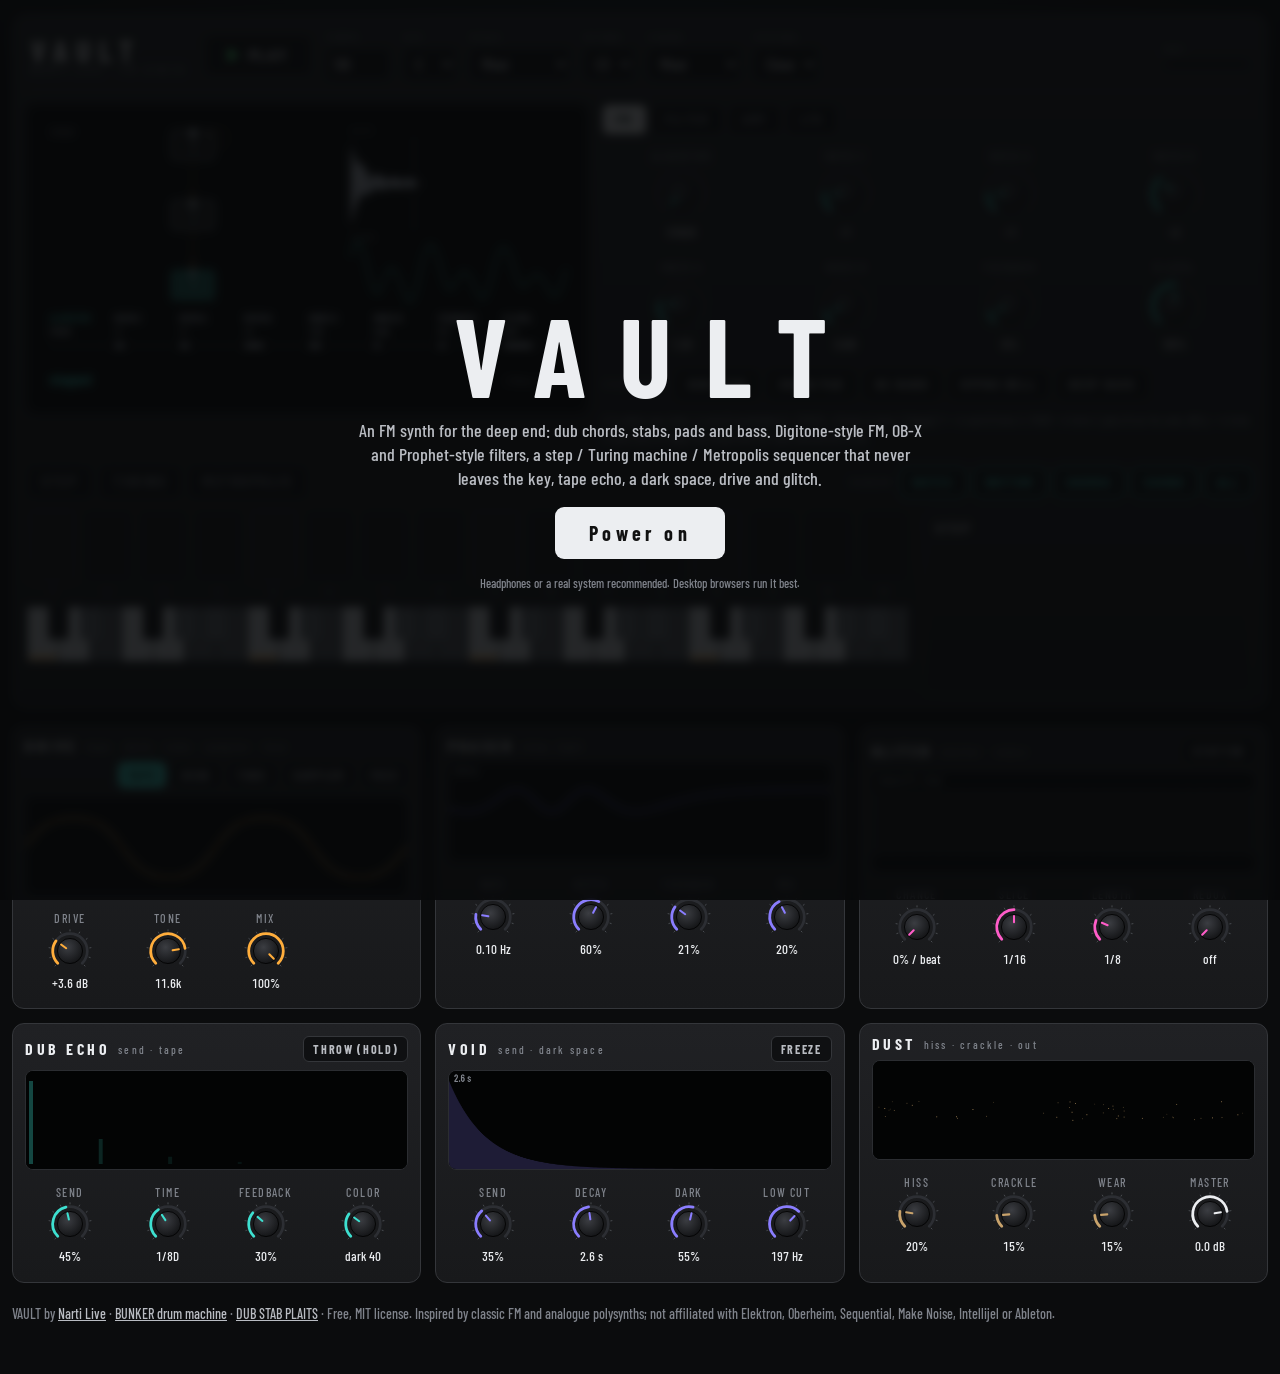
<file: vault/index.html>
<!doctype html>
<html lang="en">
<head>
<meta charset="utf-8">
<meta name="viewport" content="width=device-width, initial-scale=1, viewport-fit=cover">
<title>VAULT — FM synth by Narti Live</title>
<meta name="author" content="Narti Live">
<meta name="description" content="VAULT by Narti Live: a Digitone-inspired FM synth for dub techno chords, stabs, pads and bass, with OB-X and Prophet-style filters, a step / Turing / Metropolis sequencer that always stays in key, tape echo, dark space, drive and glitch. Free, in the browser.">
<meta name="theme-color" content="#0b0c0d">
<meta property="og:title" content="VAULT — FM synth by Narti Live">
<meta property="og:description" content="FM dub chords that always stay in key: step, Turing machine and Metropolis sequencing, tape echo, dark space, drive, glitch. In the browser, free.">
<meta property="og:image" content="https://narti-live.github.io/dub-base-Plaits/assets/vault.jpg">
<link rel="icon" href="../assets/favicon.svg" type="image/svg+xml">
<style>
@font-face { font-family: "Barlow Condensed"; src: url(../assets/fonts/BarlowCondensed-Medium.woff) format("woff"); font-weight: 500; font-display: swap; }
@font-face { font-family: "Barlow Condensed"; src: url(../assets/fonts/BarlowCondensed-SemiBold.woff) format("woff"); font-weight: 600; font-display: swap; }
@font-face { font-family: "Barlow Condensed"; src: url(../assets/fonts/BarlowCondensed-Bold.woff) format("woff"); font-weight: 700; font-display: swap; }
:root {
  --bg: #0b0c0d; --line: #34363a; --fog: #7f838b; --mist: #b9bcc2; --bone: #eceef1;
  --amber: #ffad3b; --red: #ff4a3d; --blue: #4aa3ff; --green: #5cff8a; --teal: #3de0d0; --violet: #8a7dff;
  --display: "Barlow Condensed", "Arial Narrow", sans-serif;
  color-scheme: dark;
}
* { box-sizing: border-box; }
html, body { margin: 0; background: var(--bg); color: var(--mist); font: 15px/1.35 var(--display); -webkit-font-smoothing: antialiased; }
body { min-height: 100vh; background: radial-gradient(1400px 700px at 50% -20%, #1f2a2e 0%, var(--bg) 60%) fixed var(--bg); }
button, select, input { font: inherit; color: inherit; }
a { color: var(--bone); }
.wrap { max-width: 1320px; margin: 0 auto; padding: 14px max(12px, env(safe-area-inset-left)) 50px max(12px, env(safe-area-inset-right)); }
.chassis { background: linear-gradient(180deg, #24272a, #191b1d); border: 1px solid #3a3c41; border-radius: 14px; padding: 14px; box-shadow: 0 30px 80px rgba(0,0,0,.6), inset 0 1px 0 rgba(255,255,255,.06); }
.topbar { display: flex; flex-wrap: wrap; align-items: center; gap: 10px 14px; padding: 2px 4px 12px; border-bottom: 1px solid #2c2e32; margin-bottom: 12px; }
.logo { display: flex; flex-direction: column; line-height: .95; margin-right: 4px; }
.logo b { font: 700 30px/1 var(--display); letter-spacing: .3em; color: var(--bone); }
.logo span { font-size: 11px; letter-spacing: .3em; text-transform: uppercase; color: var(--fog); }
.logo a { color: var(--fog); text-decoration: none; }
.play { width: 108px; height: 42px; border-radius: 8px; border: 1px solid #444; background: #121315; color: var(--bone); font: 700 16px/1 var(--display); letter-spacing: .18em; cursor: pointer; display: inline-flex; align-items: center; justify-content: center; gap: 10px; }
.play i { width: 0; height: 0; border-left: 11px solid var(--green); border-top: 7px solid transparent; border-bottom: 7px solid transparent; }
.play[aria-pressed="true"] { border-color: var(--green); box-shadow: 0 0 0 1px var(--green) inset, 0 0 18px rgba(92,255,138,.25); }
.play[aria-pressed="true"] i { width: 11px; height: 11px; border: 0; background: var(--green); }
.fld { display: flex; flex-direction: column; gap: 3px; }
.fld label { font-size: 10px; letter-spacing: .22em; text-transform: uppercase; color: var(--fog); }
.fld select, .fld input { background: #0f1012; border: 1px solid var(--line); border-radius: 5px; padding: 5px 7px; color: var(--bone); }
.fld input[type=number] { width: 64px; }
.grow { flex: 1; }
.tbtn { background: #0f1012; border: 1px solid var(--line); border-radius: 6px; color: var(--mist); padding: 8px 12px; font: 700 13px/1 var(--display); letter-spacing: .14em; text-transform: uppercase; cursor: pointer; touch-action: manipulation; }
.tbtn:hover { color: var(--bone); border-color: #555; }
.tbtn.hot { border-color: var(--teal); color: var(--teal); }
.tbtn[aria-pressed="true"] { background: var(--teal); border-color: var(--teal); color: #031210; }
.meter { width: 84px; height: 8px; border-radius: 4px; background: #0f1012; border: 1px solid #2a2c30; overflow: hidden; }
.meter div { height: 100%; width: 0; background: linear-gradient(90deg, var(--green) 65%, var(--amber) 85%, var(--red)); }
.rnd { display: flex; flex-wrap: wrap; gap: 6px; align-items: center; }
.rnd .lbl, .lbl { font-size: 10px; letter-spacing: .22em; color: var(--fog); text-transform: uppercase; margin-right: 2px; }

.main { display: grid; grid-template-columns: minmax(0, 560px) minmax(0, 1fr); gap: 16px; align-items: start; }
.screenbox { background: #050606; border: 1px solid #2b2d31; border-radius: 10px; padding: 8px; box-shadow: inset 0 0 30px rgba(0,0,0,.9), 0 0 0 4px #121314; }
canvas.oled { display: block; width: 100%; height: auto; aspect-ratio: 560 / 300; }
.pages { display: flex; flex-wrap: wrap; gap: 6px; margin-bottom: 10px; }
.pg { background: #0f1012; border: 1px solid var(--line); border-radius: 5px; color: var(--fog); padding: 7px 12px; font: 700 13px/1 var(--display); letter-spacing: .18em; cursor: pointer; }
.pg[aria-selected="true"] { color: #031210; background: var(--bone); border-color: var(--bone); }
.encs { display: grid; grid-template-columns: repeat(4, minmax(0, 1fr)); gap: 10px 8px; }
.enc { display: grid; justify-items: center; gap: 2px; user-select: none; -webkit-user-select: none; touch-action: none; cursor: ns-resize; outline: none; padding: 4px 0; border-radius: 8px; }
.enc.off { visibility: hidden; }
.enc .n { font-size: 12px; letter-spacing: .12em; text-transform: uppercase; color: var(--fog); white-space: nowrap; }
.enc svg { width: 56px; height: 56px; overflow: visible; }
.enc .v { font-size: 13px; color: var(--bone); font-variant-numeric: tabular-nums; white-space: nowrap; }
.enc.locked .v { color: var(--amber); }
.enc:focus-visible { box-shadow: 0 0 0 2px var(--blue); }
.tools { display: flex; flex-wrap: wrap; gap: 6px; margin-top: 12px; align-items: center; }
.hint { font-size: 13px; color: var(--fog); }

/* sequencer */
.seqhead { display: flex; flex-wrap: wrap; gap: 8px 10px; align-items: center; margin: 18px 0 10px; }
.modes { display: flex; gap: 6px; }
.mode { background: #0f1012; border: 1px solid var(--line); border-radius: 6px; color: var(--fog); padding: 9px 14px; font: 700 14px/1 var(--display); letter-spacing: .18em; cursor: pointer; }
.mode[aria-selected="true"] { background: var(--teal); border-color: var(--teal); color: #031210; }
.seqbody { display: grid; grid-template-columns: minmax(0, 1fr) 330px; gap: 14px; align-items: start; }
.steps { display: grid; grid-template-columns: repeat(16, minmax(0, 1fr)); gap: 5px; margin-bottom: 24px; }
.st { position: relative; min-height: 74px; border-radius: 6px; background: #17181b; border: 1px solid #2a2c30; cursor: pointer; padding: 0; text-align: center; touch-action: manipulation; }
.st:nth-child(4n+1) { background: #1d1f22; }
.st .bar { position: absolute; left: 4px; right: 4px; bottom: 4px; border-radius: 3px; background: var(--teal); opacity: 0; height: 30%; }
.st.on .bar { opacity: var(--o, 1); }
.st.chance .bar { background-image: repeating-linear-gradient(135deg, rgba(0,0,0,.55) 0 3px, transparent 3px 7px); }
.st .nm { position: absolute; left: 0; right: 0; top: 6px; font: 700 12px/1 var(--display); color: var(--fog); }
.st.on .nm { color: var(--bone); }
.st .ch { position: absolute; left: 0; right: 0; top: 22px; font: 600 10px/1 var(--display); color: var(--fog); letter-spacing: .04em; }
.st .k { position: absolute; left: 0; right: 0; bottom: -18px; font-size: 11px; color: #555a61; }
.st.cur { box-shadow: 0 0 0 2px var(--bone), 0 0 12px rgba(255,255,255,.3); }
.st.sel { outline: 3px solid var(--amber); outline-offset: 2px; }
.st.beyond { opacity: .25; }
.reg { display: grid; grid-template-columns: repeat(16, minmax(0, 1fr)); gap: 5px; }
.bit { aspect-ratio: 1; border-radius: 50%; background: #1b1d20; border: 1px solid #2c2e33; transition: background .08s, box-shadow .08s; }
.bit.one { background: var(--teal); box-shadow: 0 0 10px rgba(61,224,208,.6); }
.bit.out { opacity: .25; }
.stages { display: grid; grid-template-columns: repeat(8, minmax(0, 1fr)); gap: 8px; }
.stg { background: #17181b; border: 1px solid #2a2c30; border-radius: 8px; padding: 8px 4px; display: grid; gap: 6px; justify-items: center; }
.stg.cur { border-color: var(--teal); box-shadow: 0 0 0 1px var(--teal) inset, 0 0 14px rgba(61,224,208,.25); }
.stg.out { opacity: .3; }
.stg .nb { display: flex; align-items: center; gap: 4px; }
.stg .nb button { width: 24px; height: 24px; border-radius: 4px; border: 1px solid #3a3c41; background: #0f1012; color: var(--mist); cursor: pointer; padding: 0; font-weight: 700; }
.stg .nn { font: 700 15px/1 var(--display); color: var(--bone); min-width: 34px; text-align: center; }
.stg .pul { display: grid; grid-template-columns: repeat(4, 12px); gap: 4px; }
.stg .pd { width: 12px; height: 12px; border-radius: 3px; background: #26282c; border: 1px solid #34363a; cursor: pointer; padding: 0; }
.stg .pd.in { background: #5a6066; }
.stg .pd.now { background: var(--teal); box-shadow: 0 0 8px var(--teal); }
.stg .gm { font: 700 11px/1 var(--display); letter-spacing: .12em; padding: 6px 6px; border-radius: 4px; border: 1px solid #3a3c41; background: #0f1012; color: var(--mist); cursor: pointer; width: 100%; }
.stg .gm.g0 { color: #555a61; }
.stg .gm.g2 { color: var(--teal); }
.stg .gm.g3 { color: var(--amber); }
.side { background: linear-gradient(180deg, #202124, #18191b); border: 1px solid #34363a; border-radius: 12px; padding: 12px; }
.side h4 { margin: 0 0 8px; font: 700 13px/1 var(--display); letter-spacing: .22em; color: var(--bone); }
.side .encs { grid-template-columns: repeat(3, minmax(0, 1fr)); }
.side .enc svg { width: 46px; height: 46px; }
.kb { display: block; width: 100%; height: 54px; margin-top: 8px; }

/* fx */
.fxrow { display: grid; grid-template-columns: repeat(3, minmax(0, 1fr)); gap: 14px; margin-top: 16px; }
.fx { background: linear-gradient(180deg, #202124, #18191b); border: 1px solid #34363a; border-radius: 12px; padding: 12px; }
.fx h3 { margin: 0 0 8px; display: flex; flex-wrap: wrap; row-gap: 8px; align-items: center; gap: 8px; font: 700 16px/1 var(--display); letter-spacing: .22em; color: var(--bone); }
.fx h3 span { font: 500 11px/1 var(--display); letter-spacing: .2em; color: var(--fog); }
.fx h3 .r { margin-left: auto; display: flex; flex-wrap: wrap; gap: 6px; }
.fx canvas { display: block; width: 100%; height: 100px; border-radius: 8px; background: #050606; border: 1px solid #2b2d31; }
.fx .encs { grid-template-columns: repeat(4, minmax(0, 1fr)); margin-top: 10px; }
.fx .enc svg { width: 44px; height: 44px; }
.fx .tbtn { padding: 6px 9px; font-size: 12px; }
.fx .note { font-size: 13px; color: var(--fog); margin-top: 6px; }

.start { position: fixed; inset: 0; z-index: 20; display: grid; place-items: center; background: rgba(8,9,10,.86); backdrop-filter: blur(5px); -webkit-backdrop-filter: blur(5px); padding: 20px; }
.start[hidden] { display: none; }
.start .box { max-width: 580px; text-align: center; display: grid; gap: 16px; }
.start h1 { margin: 0 -.3em 0 0; font: 700 clamp(56px, 13vw, 110px)/.85 var(--display); letter-spacing: .3em; color: var(--bone); }
.start p { margin: 0; font-size: 18px; color: var(--mist); }
.start button { justify-self: center; padding: 16px 34px; font: 700 20px/1 var(--display); letter-spacing: .22em; border-radius: 9px; border: 0; background: var(--bone); color: #111; cursor: pointer; }
.start small { color: var(--fog); }
footer { color: var(--fog); font-size: 14px; margin-top: 22px; }
footer a { color: var(--mist); }

@media (max-width: 1100px) { .fxrow { grid-template-columns: repeat(2, minmax(0, 1fr)); } .seqbody { grid-template-columns: 1fr; } }
@media (max-width: 980px) { .main { grid-template-columns: 1fr; } }
@media (max-width: 620px) {
  .fxrow { grid-template-columns: 1fr; }
  .steps, .reg { grid-template-columns: repeat(8, minmax(0, 1fr)); row-gap: 22px; }
  .stages { grid-template-columns: repeat(4, minmax(0, 1fr)); }
  .encs { gap: 6px 2px; }
  .enc svg { width: 48px; height: 48px; }
  .chassis { padding: 10px; border-radius: 10px; }
}
@media (prefers-reduced-motion: reduce) { * { transition: none !important; } }
</style>
</head>
<body>
<div class="start" id="start">
  <div class="box">
    <h1>VAULT</h1>
    <p>An FM synth for the deep end: dub chords, stabs, pads and bass. Digitone-style FM, OB-X and Prophet-style filters, a step / Turing machine / Metropolis sequencer that never leaves the key, tape echo, a dark space, drive and glitch.</p>
    <button id="go" type="button">Power on</button>
    <small>Headphones or a real system recommended. Desktop browsers run it best.</small>
  </div>
</div>
<div class="wrap">
<div class="chassis">
  <div class="topbar">
    <div class="logo"><b>VAULT</b><span><a href="../">Narti Live · FM synth</a></span></div>
    <button class="play" id="play" type="button" aria-pressed="false"><i></i><span>PLAY</span></button>
    <div class="fld"><label for="bpm">Tempo</label><input id="bpm" type="number" min="60" max="200" value="126"></div>
    <div class="fld"><label for="root">Key</label><select id="root"></select></div>
    <div class="fld"><label for="scale">Scale</label><select id="scale"><option value="0">Minor</option><option value="1">Dorian</option><option value="2">Phrygian</option><option value="3">Harm. minor</option><option value="4">Minor pent.</option></select></div>
    <div class="fld"><label for="oct">Octave</label><select id="oct"><option value="36">C2</option><option value="48">C3</option><option value="60">C4</option></select></div>
    <div class="fld"><label for="chord">Chord</label><select id="chord"></select></div>
    <div class="fld"><label for="voicing">Voicing</label><select id="voicing"><option value="0">Close</option><option value="1">Open</option></select></div>
    <div class="grow"></div>
    <div class="fld"><label>Out</label><div class="meter"><div id="meter"></div></div></div>
  </div>
  <div class="main">
    <div><div class="screenbox"><canvas class="oled" id="oled" width="1120" height="600" aria-label="Screen"></canvas></div></div>
    <div>
      <div class="pages" role="tablist" id="pages">
        <button class="pg" role="tab" data-p="fm" type="button">FM</button>
        <button class="pg" role="tab" data-p="flt" type="button">FILTER</button>
        <button class="pg" role="tab" data-p="amp" type="button">AMP</button>
        <button class="pg" role="tab" data-p="lfo" type="button">LFO</button>
      </div>
      <div class="encs" id="encs"></div>
      <div class="tools" id="tools"></div>
    </div>
  </div>

  <div class="seqhead">
    <div class="modes" role="tablist" id="modes">
      <button class="mode" role="tab" data-m="0" type="button">STEP</button>
      <button class="mode" role="tab" data-m="1" type="button">TURING</button>
      <button class="mode" role="tab" data-m="2" type="button">METROPOLIS</button>
    </div>
    <div class="grow"></div>
    <div class="rnd"><span class="lbl">Random</span>
      <button class="tbtn hot" data-r="notes" type="button">Notes</button>
      <button class="tbtn hot" data-r="rhythm" type="button">Rhythm</button>
      <button class="tbtn hot" data-r="chords" type="button">Chords</button>
      <button class="tbtn hot" data-r="sound" type="button">Sound</button>
      <button class="tbtn hot" data-r="all" type="button">All</button>
    </div>
  </div>
  <div class="seqbody">
    <div>
      <div id="stepView"><div class="steps" id="steps"></div></div>
      <div id="turView" hidden><div class="reg" id="reg"></div><p class="hint" id="turHint"></p></div>
      <div id="metView" hidden><div class="stages" id="stages"></div></div>
      <canvas class="kb" id="kb" width="1600" height="110" aria-label="Keyboard: the notes of the key, and what plays"></canvas>
      <p class="hint" id="seqHint"></p>
    </div>
    <div class="side"><h4 id="sideTitle">STEP</h4><div class="encs" id="sideEncs"></div><div class="tools" id="sideTools"></div></div>
  </div>
</div>

<div class="fxrow">
  <section class="fx"><h3>DRIVE <span>tape · desk · tube · sampler · fuzz</span><span class="r" id="driveBtns"></span></h3><canvas id="cvDrive" width="760" height="200"></canvas><div class="encs" id="encDrive"></div></section>
  <section class="fx"><h3>PHASER <span>slow, light</span></h3><canvas id="cvPh" width="760" height="200"></canvas><div class="encs" id="encPh"></div></section>
  <section class="fx"><h3>GLITCH <span>stutter · redux</span><span class="r" id="glBtns"></span></h3><canvas id="cvGl" width="760" height="200"></canvas><div class="encs" id="encGl"></div></section>
  <section class="fx"><h3>DUB ECHO <span>send · tape</span><span class="r" id="echoBtns"></span></h3><canvas id="cvEcho" width="760" height="200"></canvas><div class="encs" id="encEcho"></div></section>
  <section class="fx"><h3>VOID <span>send · dark space</span><span class="r" id="voidBtns"></span></h3><canvas id="cvVoid" width="760" height="200"></canvas><div class="encs" id="encVoid"></div></section>
  <section class="fx"><h3>DUST <span>hiss · crackle · out</span></h3><canvas id="cvDust" width="760" height="200"></canvas><div class="encs" id="encDust"></div></section>
</div>
<footer>VAULT by <a href="https://www.instagram.com/narti_live">Narti Live</a> · <a href="../bunker/">BUNKER drum machine</a> · <a href="../">DUB STAB PLAITS</a> · Free, MIT license. Inspired by classic FM and analogue polysynths; not affiliated with Elektron, Oberheim, Sequential, Make Noise, Intellijel or Ableton.</footer>
</div>

<script src="voices.js?v=1"></script>
<script>
(function () {
  'use strict';
  var NOTE = ['C', 'C#', 'D', 'D#', 'E', 'F', 'F#', 'G', 'G#', 'A', 'A#', 'B'];
  var SCALES = [[0, 2, 3, 5, 7, 8, 10], [0, 2, 3, 5, 7, 9, 10], [0, 1, 3, 5, 7, 8, 10], [0, 2, 3, 5, 7, 8, 11], [0, 3, 5, 7, 10]];
  var CHORDS = [[0, [0]], [0, [0, 7]], [0, [0, 3, 7]], [0, [0, 3, 7, 10]], [0, [0, 7, 14]], [0, [0, 10]], [1, [0, 2, 4]], [1, [0, 2, 4, 6]]];
  var CHORD_NAMES = ['Single', 'Fifth', 'Minor', 'Minor 7', 'Dub stack', 'Root + 7', 'Triad (key)', '7th (key)'];
  var CHORD_SHORT = ['1', '5', 'm', 'm7', 'dub', '7', 'tri', '7k'];
  var GATES = ['1/64', '1/32', '1/16', '1/8', '3/16', '1/4', '1/2', '1 bar'];
  var RATIOS = [0.5, 1, 2, 3, 4, 5, 7];
  var ALGOS = ['STACK', 'Y', 'PAIR', 'BELL'];
  var FTYPES = ['LP12 · OB-X', 'LP24 · Prophet', 'Band-pass', 'High-pass'];
  var LSHAPES = ['Sine', 'Triangle', 'Square', 'Random'];
  var LS = 'vault1';
  var saved = {};
  try { saved = JSON.parse(localStorage.getItem(LS)) || {}; } catch (e) { saved = {}; }
  var saveTimer = 0;
  function persist() { clearTimeout(saveTimer); saveTimer = setTimeout(function () { try { localStorage.setItem(LS, JSON.stringify(saved)); } catch (e) {} }, 500); }
  var node = null, ctx = null, analyser = null, playing = false;
  function post(m) { if (node) node.port.postMessage(m); }
  function seq(fn) { post({ t: 'seq', fn: fn, args: Array.prototype.slice.call(arguments, 1) }); }
  var S = null;     // the sequencer's state, from the engine
  var live = { notes: [], fenv: 0, lfo: 0, act: 0, echo: 0, void: 0, phase: 0, stut: 0, pos: [0, -1, 0], reg: [0, 8], beat: 0 };

  function encoder(o) {
    // o: {n, get(), set(v), fmt(v), def, color(), mini, isLocked()}
    var e = document.createElement('div');
    e.className = 'enc'; e.tabIndex = 0; e.setAttribute('role', 'slider');
    e.innerHTML = '<div class="n"></div><svg viewBox="0 0 56 56"></svg><div class="v"></div>';
    var nEl = e.firstChild, svg = e.children[1], vEl = e.children[2];
    var drag = false, y0 = 0, v0 = 0;
    function draw() {
      if (!o.n) { e.classList.add('off'); return; }
      e.classList.remove('off');
      var v = o.get(), lk = o.isLocked && o.isLocked();
      nEl.textContent = o.n; vEl.textContent = o.fmt ? o.fmt(v) : Math.round(v * 100) + '%';
      e.classList.toggle('locked', !!lk);
      e.setAttribute('aria-label', o.n); e.setAttribute('aria-valuetext', vEl.textContent);
      var a0 = Math.PI * 0.75, a1 = a0 + Math.PI * 1.5 * Math.max(0, Math.min(1, v)), r = 22, cx = 28, cy = 28;
      function pt(a, rr) { return (cx + rr * Math.cos(a)).toFixed(2) + ' ' + (cy + rr * Math.sin(a)).toFixed(2); }
      var col = lk ? '#ffad3b' : (o.color ? o.color() : '#eceef1');
      var big = (a1 - a0) > Math.PI ? 1 : 0;
      var ticks = '';
      for (var k = 0; k <= 10; k++) { var a = a0 + Math.PI * 1.5 * k / 10; ticks += '<line x1="' + pt(a, 25).split(' ')[0] + '" y1="' + pt(a, 25).split(' ')[1] + '" x2="' + pt(a, 27.5).split(' ')[0] + '" y2="' + pt(a, 27.5).split(' ')[1] + '" stroke="#55585e" stroke-width="1"/>'; }
      svg.innerHTML = ticks +
        '<path d="M' + pt(a0, r) + ' A' + r + ' ' + r + ' 0 1 1 ' + pt(a0 + Math.PI * 1.5 - 0.0001, r) + '" stroke="#2c2e33" stroke-width="3.5" fill="none" stroke-linecap="round"/>' +
        (v > 0.003 ? '<path d="M' + pt(a0, r) + ' A' + r + ' ' + r + ' 0 ' + big + ' 1 ' + pt(a1, r) + '" stroke="' + col + '" stroke-width="3.5" fill="none" stroke-linecap="round"/>' : '') +
        '<circle cx="28" cy="28" r="16" fill="url(#kg)" stroke="#000" stroke-width="1"/>' +
        '<defs><radialGradient id="kg" cx="40%" cy="35%" r="70%"><stop offset="0" stop-color="#3b3d42"/><stop offset="1" stop-color="#121315"/></radialGradient></defs>' +
        '<line x1="' + pt(a1, 6) .split(' ')[0] + '" y1="' + pt(a1, 6).split(' ')[1] + '" x2="' + pt(a1, 14).split(' ')[0] + '" y2="' + pt(a1, 14).split(' ')[1] + '" stroke="' + col + '" stroke-width="2.6" stroke-linecap="round"/>';
    }
    function set(v) { v = Math.max(0, Math.min(1, v)); o.set(v); draw(); if (o.touch) o.touch(); }
    e.addEventListener('pointerdown', function (ev) { if (!o.n) return; drag = true; y0 = ev.clientY; v0 = o.get(); e.setPointerCapture(ev.pointerId); e.focus(); ev.preventDefault(); if (o.touch) o.touch(); });
    e.addEventListener('pointermove', function (ev) { if (drag) set(v0 + (y0 - ev.clientY) / (ev.shiftKey ? 700 : 180)); });
    e.addEventListener('pointerup', function () { drag = false; });
    e.addEventListener('pointercancel', function () { drag = false; });
    e.addEventListener('dblclick', function () { if (o.n && o.def != null) set(o.def); });
    e.addEventListener('wheel', function (ev) { if (!o.n) return; ev.preventDefault(); set(o.get() - Math.sign(ev.deltaY) * (ev.shiftKey ? 0.004 : 0.025)); }, { passive: false });
    e.addEventListener('keydown', function (ev) {
      if (ev.key === 'ArrowUp' || ev.key === 'ArrowRight') { set(o.get() + 0.01); ev.preventDefault(); }
      if (ev.key === 'ArrowDown' || ev.key === 'ArrowLeft') { set(o.get() - 0.01); ev.preventDefault(); }
    });
    e.redraw = draw;
    e.bind = function (no) { o = no; draw(); };
    draw();
    return e;
  }


  function btn(text, fn) { var b = document.createElement('button'); b.type = 'button'; b.className = 'tbtn'; b.textContent = text; if (fn) b.addEventListener('click', fn); return b; }
  function fmtHz(f) { return f >= 1000 ? (f / 1000).toFixed(1) + 'k' : Math.round(f) + ''; }
  function ms(x) { return x < 1 ? Math.round(x * 1000) + ' ms' : x.toFixed(2) + ' s'; }
  var pct = function (v) { return Math.round(v * 100) + '%'; };

  // ================================================================ sound parameters (engine param, default, page, name, format, steps)
  // Ranges: docs/SOUND-RANGES.md (FM synth) — musical ratios, index 0..6, cutoff 80 Hz..6 kHz, resonance that never screams.
  var PD = {
    palgo: [0, 3], prc: [1, 6], pra: [1, 6], prb: [2, 6], pia: [0.2, 1], pib: [0.1, 1], pfb: [0.1, 1], pbmix: [0.5, 1],
    pftype: [1, 3], pcut: [0.35, 1], preso: [0.25, 1], penv: [0.45, 1], pkey: [0.5, 1], pfd: [0.35, 1], pfs: [0, 1], ppoly: [0.2, 1],
    paa: [0.02, 1], pad: [0.4, 1], pas: [0.1, 1], par: [0.3, 1], pvel: [0.5, 1], psub: [0, 1], pchuff: [0.15, 1], pdrift: [0.3, 1],
    plrate: [0.25, 1], plshape: [0, 3], pl2cut: [0.5, 1], pl2idx: [0, 1], pl2pitch: [0, 1], pspread: [0.5, 1], pdubeq: [1, 1], pvol: [0.8, 1.25],
    pfa: [0, 1], pfr: [0.3, 1], pdetune: [0.2, 1] };
  // stored as 0..1 knob positions
  var P = saved.p || {};
  Object.keys(PD).forEach(function (k) { if (P[k] == null) P[k] = PD[k][1] === 1 ? PD[k][0] : PD[k][0] / PD[k][1]; });
  function sendP(k) { var mx = PD[k][1], v = P[k] * mx; if (mx === 3 || mx === 6) v = Math.round(v); post({ t: 'p', p: k, v: v }); }
  function setP(k, v) { P[k] = v; saved.p = P; persist(); sendP(k); }
  var stepI = function (k) { return Math.round(P[k] * PD[k][1]); };
  var PAGES = {
    fm: [
      ['palgo', 'Algorithm', function (v) { return ALGOS[Math.round(v * 3)]; }],
      ['prc', 'Ratio C', function (v) { return '×' + RATIOS[Math.round(v * 6)]; }],
      ['pra', 'Ratio A', function (v) { return '×' + RATIOS[Math.round(v * 6)]; }],
      ['prb', 'Ratio B', function (v) { return '×' + RATIOS[Math.round(v * 6)]; }],
      ['pia', 'Index A', function (v) { return (v * 6).toFixed(2); }],
      ['pib', 'Index B', function (v) { return (v * 6).toFixed(2); }],
      ['pfb', 'Feedback', function (v) { return Math.round(v * 60) + '%'; }],
      ['pbmix', 'B level', pct]],
    flt: [
      ['pftype', 'Type', function (v) { return FTYPES[Math.round(v * 3)].split(' · ')[0]; }],
      ['pcut', 'Cutoff', function (v) { return fmtHz(80 * Math.pow(2, v * 6.23)) + ' Hz'; }],
      ['preso', 'Reso', function (v) { return Math.round(v * 65) + '%'; }],
      ['penv', 'Env amt', function (v) { return '+' + (v * 4).toFixed(1) + ' oct'; }],
      ['pfd', 'Env decay', function (v) { var t = 0.01 * Math.pow(2, v * 7.64); return ms(t) + (Math.abs(t - 0.03) < 0.006 ? ' accent' : Math.abs(t - 0.15) < 0.03 ? ' pluck' : Math.abs(t - 1.2) < 0.2 ? ' bloom' : ''); }],
      ['pfs', 'Env sus', pct],
      ['pkey', 'Key track', pct],
      ['ppoly', 'Poly mod', function (v) { return '+' + (v * 4).toFixed(1) + ' idx'; }]],
    amp: [
      ['paa', 'Attack', function (v) { return ms(0.001 * Math.pow(2, v * 9.97)); }],
      ['pad', 'Decay', function (v) { return ms(0.03 * Math.pow(2, v * 6.64)); }],
      ['pas', 'Sustain', pct],
      ['par', 'Release', function (v) { return ms(0.02 * Math.pow(2, v * 6.64)); }],
      ['pvel', 'Velocity', pct],
      ['psub', 'Sub', pct],
      ['pchuff', 'Chuff', function (v) { return Math.round(v * 30) + '%'; }],
      ['pdrift', 'Drift', function (v) { return (0.1 + 1.4 * v).toFixed(1) + '%'; }]],
    lfo: [
      ['plrate', 'Rate', function (v) { var hz = 0.01 * Math.pow(2, v * 9.97); return hz < 1 ? hz.toFixed(2) + ' Hz' : hz.toFixed(1) + ' Hz'; }],
      ['plshape', 'Shape', function (v) { return LSHAPES[Math.round(v * 3)]; }],
      ['pl2cut', '→ Cutoff', function (v) { var o = (v - 0.5) * 4; return Math.abs(o) < 0.05 ? 'off' : (o > 0 ? '+' : '') + o.toFixed(1) + ' oct'; }],
      ['pl2idx', '→ Index', function (v) { return '+' + (v * 3).toFixed(1); }],
      ['pl2pitch', '→ Pitch', function (v) { return Math.round(v * 30) + ' ct'; }],
      ['pspread', 'Spread', pct],
      ['pdubeq', 'Dub EQ', function (v) { return v > 0.5 ? 'on' : 'off'; }],
      ['pvol', 'Level', function (v) { var d = 20 * Math.log10(Math.max(1e-4, v * 1.25)); return (d > 0 ? '+' : '') + d.toFixed(1) + ' dB'; }]] };
  var PAGE_HELP = {
    fm: 'C is what you hear; A and B modulate it. STACK = B into A into C (deep), Y = A and B into C, PAIR = A into C plus B on its own, BELL = A into C and into B. Keep the index low for dub chords (0.3–1.2).',
    flt: 'OB-X-style 12 dB or Prophet-style 24 dB low-pass, band-pass, high-pass. Dub stabs: LP24 low, envelope 150 ms. Basic Channel style: band-pass ~450 Hz. Poly mod lets the filter envelope push the FM index (Prophet-5).',
    amp: 'Stabs: attack 1–10 ms, decay 80–600 ms, sustain low. Pads: slow attack and release. Chuff = the breath of noise every dub stab has. Sub = a sine an octave down. Drift = analogue tuning wander.',
    lfo: 'Slow movement: 0.01–0.1 Hz drifts the filter like an old machine. Dub EQ (on): HP 100 Hz, −7 dB at 600 Hz, LP 4.5 kHz — the classic chord bus. Level 0 dB sits about 10 dB under a BUNKER kick.' };
  var PRESETS = {
    'Dub stab': { palgo: 0, prc: 1, pra: 1, prb: 2, pia: 0.18, pib: 0.08, pfb: 0.1, pftype: 1, pcut: 0.32, preso: 0.3, penv: 0.5, pfd: 0.35, pfs: 0, paa: 0.02, pad: 0.4, pas: 0.08, par: 0.3, pchuff: 0.2, psub: 0, plrate: 0.2, pl2cut: 0.56 },
    'Chain pad': { palgo: 1, prc: 1, pra: 2, prb: 1, pia: 0.12, pib: 0.1, pfb: 0.2, pftype: 0, pcut: 0.42, preso: 0.2, penv: 0.2, pfd: 0.7, pfs: 0.5, paa: 0.62, pad: 0.8, pas: 0.7, par: 0.75, pchuff: 0.25, psub: 0.1, plrate: 0.1, pl2cut: 0.62 },
    'BC band': { palgo: 0, prc: 1, pra: 3, prb: 1, pia: 0.22, pib: 0.12, pfb: 0.15, pftype: 2, pcut: 0.37, preso: 0.45, penv: 0.3, pfd: 0.32, pfs: 0, paa: 0.02, pad: 0.38, pas: 0.05, par: 0.35, pchuff: 0.3, psub: 0, plrate: 0.25, pl2cut: 0.55 },
    'Hypno bell': { palgo: 3, prc: 1, pra: 3, prb: 5, pia: 0.3, pib: 0.2, pfb: 0, pftype: 0, pcut: 0.55, preso: 0.15, penv: 0.3, pfd: 0.45, pfs: 0, paa: 0, pad: 0.5, pas: 0, par: 0.45, pchuff: 0.05, psub: 0, plrate: 0.3, pl2idx: 0.2 },
    'Deep bass': { palgo: 0, prc: 0, pra: 0, prb: 1, pia: 0.15, pib: 0.05, pfb: 0.25, pftype: 1, pcut: 0.22, preso: 0.25, penv: 0.35, pfd: 0.3, pfs: 0.1, paa: 0.01, pad: 0.45, pas: 0.3, par: 0.2, pchuff: 0.05, psub: 0.6, plrate: 0.2, pl2cut: 0.5 } };
  // random within musical ranges
  var RANGES = { palgo: [0, 1], prc: [0.1, 0.35], pra: [0, 0.5], prb: [0, 0.67], pia: [0.05, 0.35], pib: [0, 0.3], pfb: [0, 0.4], pbmix: [0.2, 0.7],
    pftype: [0, 1], pcut: [0.18, 0.55], preso: [0.05, 0.5], penv: [0.15, 0.7], pfd: [0.2, 0.6], pfs: [0, 0.3], ppoly: [0, 0.4],
    paa: [0, 0.3], pad: [0.25, 0.65], pas: [0, 0.4], par: [0.2, 0.6], pchuff: [0.05, 0.35], psub: [0, 0.3], pdrift: [0.1, 0.5], plrate: [0.05, 0.4], pl2cut: [0.45, 0.65], pl2idx: [0, 0.3] };
  function randomSound() {
    Object.keys(RANGES).forEach(function (k) { var r = RANGES[k]; var v = r[0] + Math.random() * (r[1] - r[0]); if (PD[k][1] === 3 || PD[k][1] === 6) v = Math.round(v * PD[k][1]) / PD[k][1]; P[k] = v; sendP(k); });
    saved.p = P; persist(); bindPage(); preview();
  }

  // ================================================================ pages
  var ui = { page: 'fm', sel: -1, touched: 0 };
  var encs = [], encBox = document.getElementById('encs');
  for (var k0 = 0; k0 < 8; k0++) { var en = encoder({}); encs.push(en); encBox.appendChild(en); }
  function bindPage() {
    Array.prototype.forEach.call(document.querySelectorAll('.pg'), function (b) { b.setAttribute('aria-selected', b.dataset.p === ui.page ? 'true' : 'false'); });
    PAGES[ui.page].forEach(function (d, i) {
      var k = d[0];
      encs[i].bind({ n: d[1], get: function () { return P[k]; }, set: function (v) { setP(k, v); ui.touched = i; preview(); }, fmt: d[2], def: PD[k][1] === 1 ? PD[k][0] : PD[k][0] / PD[k][1], color: function () { return '#3de0d0'; } });
    });
    var tools = document.getElementById('tools'); tools.innerHTML = '';
    if (ui.page === 'fm') {
      var l = document.createElement('span'); l.className = 'lbl'; l.textContent = 'Start from'; tools.appendChild(l);
      Object.keys(PRESETS).forEach(function (name) {
        tools.appendChild(btn(name, function () { var pr = PRESETS[name]; for (var k in pr) { P[k] = PD[k][1] === 3 || PD[k][1] === 6 ? pr[k] / PD[k][1] : pr[k]; sendP(k); } saved.p = P; persist(); bindPage(); preview(); }));
      });
    }
    var h = document.createElement('p'); h.className = 'hint'; h.style.margin = '6px 0 0'; h.style.flexBasis = '100%'; h.textContent = PAGE_HELP[ui.page]; tools.appendChild(h);
  }
  Array.prototype.forEach.call(document.querySelectorAll('.pg'), function (b) { b.addEventListener('click', function () { ui.page = b.dataset.p; bindPage(); }); });

  // ================================================================ top bar
  var rootSel = document.getElementById('root'), scaleSel = document.getElementById('scale'), octSel = document.getElementById('oct'), chordSel = document.getElementById('chord'), voiSel = document.getElementById('voicing'), bpmEl = document.getElementById('bpm');
  NOTE.forEach(function (n, i) { var o = document.createElement('option'); o.value = i; o.textContent = n; rootSel.appendChild(o); });
  CHORD_NAMES.forEach(function (n, i) { var o = document.createElement('option'); o.value = i; o.textContent = n; chordSel.appendChild(o); });
  var G = saved.g || { root: 0, scale: 0, oct: 48, chord: 2, voicing: 0, bpm: 126 };
  rootSel.value = G.root; scaleSel.value = G.scale; octSel.value = G.oct; chordSel.value = G.chord; voiSel.value = G.voicing; bpmEl.value = G.bpm;
  function sendG() { seq('key', G.root, G.scale); seq('octave', G.oct); seq('chord', G.chord); seq('voicing', G.voicing); }
  [rootSel, scaleSel, octSel, chordSel, voiSel].forEach(function (e) { e.addEventListener('change', function () {
    G.root = +rootSel.value; G.scale = +scaleSel.value; G.oct = +octSel.value; G.chord = +chordSel.value; G.voicing = +voiSel.value; saved.g = G; persist(); sendG(); drawSeq(); }); });
  bpmEl.addEventListener('change', function () { G.bpm = Math.max(60, Math.min(200, +bpmEl.value || 126)); saved.g = G; persist(); post({ t: 'bpm', v: G.bpm }); });
  var playBtn = document.getElementById('play');
  function setPlay(p) { playing = p; playBtn.setAttribute('aria-pressed', p ? 'true' : 'false'); playBtn.querySelector('span').textContent = p ? 'STOP' : 'PLAY'; post({ t: p ? 'play' : 'stop' }); }
  playBtn.addEventListener('click', function () { start().then(function () { setPlay(!playing); }); });
  document.addEventListener('keydown', function (e) {
    var a = document.activeElement;
    if (e.code === 'Space' && !/INPUT|SELECT/.test(a.tagName) && a.getAttribute('role') !== 'slider') { e.preventDefault(); start().then(function () { setPlay(!playing); }); }
  });
  Array.prototype.forEach.call(document.querySelectorAll('[data-r]'), function (b) {
    b.addEventListener('click', function () {
      var r = b.dataset.r;
      if (r === 'sound') { randomSound(); return; }
      if (r === 'all') { randomSound(); seq('randomize', 'all'); return; }
      if (r === 'rhythm' && S) seq('randomize', S.G.mode === 1 ? 'turing' : S.G.mode === 2 ? 'metro' : 'rhythm');
      else seq('randomize', r);
    });
  });

  // ================================================================ pitch helpers (as vault.js)
  function scale() { return SCALES[G.scale] || SCALES[0]; }
  function degMidi(d) { var sc = scale(), n = sc.length, o = Math.floor(d / n), i = d - o * n; return G.oct + G.root + 12 * o + sc[i]; }
  function nm(m) { return NOTE[((m % 12) + 12) % 12] + (Math.floor(m / 12) - 1); }

  // ================================================================ sequencer views
  var modeBtns = Array.prototype.slice.call(document.querySelectorAll('.mode'));
  modeBtns.forEach(function (b) { b.addEventListener('click', function () { seq('mode', +b.dataset.m); if (S) { S.G.mode = +b.dataset.m; } ui.sel = -1; drawSeq(); bindSide(); }); });
  var stepEls = [], stepBox = document.getElementById('steps');
  for (var s0 = 0; s0 < 16; s0++) (function (s) {
    var b = document.createElement('button'); b.type = 'button'; b.className = 'st';
    b.innerHTML = '<span class="nm"></span><span class="ch"></span><span class="bar"></span><span class="k">' + (s + 1) + '</span>';
    var lt = 0, didLong = false;
    b.addEventListener('pointerdown', function () { didLong = false; lt = setTimeout(function () { didLong = true; selStep(s); }, 380); });
    b.addEventListener('pointerup', function () { clearTimeout(lt); });
    b.addEventListener('pointerleave', function () { clearTimeout(lt); });
    b.addEventListener('contextmenu', function (e) { e.preventDefault(); selStep(s); });
    b.addEventListener('click', function () {
      if (didLong || !S) return;
      var st = S.steps[s];
      if (ui.sel >= 0) { selStep(s); return; }
      st.on = st.on ? 0 : 1; seq('step', s, 'on', st.on); drawSeq();
      if (st.on && !playing) post({ t: 'audition', deg: st.deg + st.oct * scale().length, ch: st.ch });
    });
    stepBox.appendChild(b); stepEls.push(b);
  })(s0);
  function selStep(s) { ui.sel = ui.sel === s ? -1 : s; bindSide(); drawSeq(); if (ui.sel >= 0 && S && !playing) { var st = S.steps[s]; post({ t: 'audition', deg: st.deg + st.oct * scale().length, ch: st.ch }); } }
  var bitEls = [], regBox = document.getElementById('reg');
  for (var b0 = 0; b0 < 16; b0++) { var bt = document.createElement('div'); bt.className = 'bit'; regBox.appendChild(bt); bitEls.push(bt); }
  var stgEls = [], stgBox = document.getElementById('stages');
  var GM = ['REST', 'SINGLE', 'MULTI', 'HOLD'];
  for (var g0 = 0; g0 < 8; g0++) (function (i) {
    var d = document.createElement('div'); d.className = 'stg';
    d.innerHTML = '<div class="nb"><button type="button" aria-label="down">−</button><span class="nn"></span><button type="button" aria-label="up">+</button></div><div class="pul"></div><button type="button" class="gm"></button>';
    var bs = d.querySelectorAll('.nb button');
    bs[0].addEventListener('click', function () { if (!S) return; S.stages[i].deg = Math.max(-7, S.stages[i].deg - 1); seq('stage', i, 'deg', S.stages[i].deg); drawSeq(); if (!playing) post({ t: 'audition', deg: S.stages[i].deg, ch: S.stages[i].ch }); });
    bs[1].addEventListener('click', function () { if (!S) return; S.stages[i].deg = Math.min(14, S.stages[i].deg + 1); seq('stage', i, 'deg', S.stages[i].deg); drawSeq(); if (!playing) post({ t: 'audition', deg: S.stages[i].deg, ch: S.stages[i].ch }); });
    var pul = d.querySelector('.pul');
    for (var p = 0; p < 8; p++) (function (p) { var x = document.createElement('button'); x.type = 'button'; x.className = 'pd'; x.setAttribute('aria-label', (p + 1) + ' pulses'); x.addEventListener('click', function () { if (!S) return; S.stages[i].pulses = p + 1; seq('stage', i, 'pulses', p + 1); drawSeq(); }); pul.appendChild(x); })(p);
    d.querySelector('.gm').addEventListener('click', function () { if (!S) return; S.stages[i].gm = (S.stages[i].gm + 1) % 4; seq('stage', i, 'gm', S.stages[i].gm); drawSeq(); });
    stgBox.appendChild(d); stgEls.push(d);
  })(g0);
  function drawSeq() {
    if (!S) return;
    var m = S.G.mode;
    modeBtns.forEach(function (b) { b.setAttribute('aria-selected', +b.dataset.m === m ? 'true' : 'false'); });
    document.getElementById('stepView').hidden = m !== 0;
    document.getElementById('turView').hidden = m !== 1;
    document.getElementById('metView').hidden = m !== 2;
    if (m === 0) for (var s = 0; s < 16; s++) {
      var st = S.steps[s], b = stepEls[s], root = degMidi(st.deg + st.oct * scale().length);
      b.classList.toggle('on', !!st.on); b.classList.toggle('chance', st.on && st.chance < 100);
      b.classList.toggle('sel', ui.sel === s); b.classList.toggle('beyond', s >= S.G.len);
      b.style.setProperty('--o', (0.35 + 0.65 * st.vel / 127).toFixed(2));
      b.querySelector('.bar').style.height = (12 + 50 * Math.min(1, [0.25, 0.5, 1, 2, 3, 4, 8, 16][st.g] / 4)) + '%';
      b.querySelector('.nm').textContent = nm(root);
      b.querySelector('.ch').textContent = st.on ? (st.ch < 0 ? '' : CHORD_SHORT[st.ch]) + (st.chance < 100 ? ' ' + st.chance + '%' : '') : '';
    }
    if (m === 2) for (var i = 0; i < 8; i++) {
      var sg = S.stages[i], d = stgEls[i];
      d.classList.toggle('out', i >= S.M.count);
      d.querySelector('.nn').textContent = nm(degMidi(sg.deg));
      var pds = d.querySelectorAll('.pd'); for (var p = 0; p < 8; p++) pds[p].classList.toggle('in', p < sg.pulses);
      var gm = d.querySelector('.gm'); gm.textContent = GM[sg.gm]; gm.className = 'gm g' + sg.gm;
    }
    document.getElementById('turHint').textContent = m === 1 ? 'The register shifts one place each step; the lit bits are the loop. CHANGE 0 % = locked loop, 100 % = new every time. Notes always land in the key.' : '';
    var hints = ['Tap a step to switch it on (you hear its chord). Hold a step (or right-click) to edit its note, octave, chord, length, velocity and chance.',
      'TURING: a shifting 16-bit register writes the melody. Turn CHANGE down to lock a loop you like.',
      'METROPOLIS: 8 stages. Each has a note (−/+), a number of pulses (squares) and a gate: REST, SINGLE (first pulse), MULTI (every pulse), HOLD (one long note).'];
    document.getElementById('seqHint').textContent = hints[m];
  }
  // side panel: mode controls
  var sideEncs = [], sideBox = document.getElementById('sideEncs');
  for (var q0 = 0; q0 < 6; q0++) { var se = encoder({}); sideEncs.push(se); sideBox.appendChild(se); }
  function seqEnc(i, n, get, set, fmt) { sideEncs[i].bind({ n: n, get: get, set: function (v) { set(v); drawSeq(); }, fmt: fmt, color: function () { return '#3de0d0'; } }); }
  function bindSide() {
    if (!S) return;
    var m = S.G.mode, title = document.getElementById('sideTitle'), tools = document.getElementById('sideTools'); tools.innerHTML = '';
    for (var i = 0; i < 6; i++) sideEncs[i].bind({});
    if (m === 0 && ui.sel >= 0) {
      var st = function () { return S.steps[ui.sel]; };
      title.textContent = 'STEP ' + (ui.sel + 1);
      seqEnc(0, 'Note', function () { return (st().deg + 7) / 21; }, function (v) { st().deg = Math.round(v * 21) - 7; seq('step', ui.sel, 'deg', st().deg); }, function (v) { return nm(degMidi(Math.round(v * 21) - 7 + st().oct * scale().length)); });
      seqEnc(1, 'Octave', function () { return (st().oct + 1) / 2; }, function (v) { st().oct = Math.round(v * 2) - 1; seq('step', ui.sel, 'oct', st().oct); }, function (v) { var o = Math.round(v * 2) - 1; return o === 0 ? '0' : (o > 0 ? '+1' : '−1'); });
      seqEnc(2, 'Chord', function () { return (st().ch + 1) / 8; }, function (v) { st().ch = Math.round(v * 8) - 1; seq('step', ui.sel, 'ch', st().ch); }, function (v) { var c = Math.round(v * 8) - 1; return c < 0 ? 'global' : CHORD_NAMES[c]; });
      seqEnc(3, 'Length', function () { return st().g / 7; }, function (v) { st().g = Math.round(v * 7); seq('step', ui.sel, 'g', st().g); }, function (v) { return GATES[Math.round(v * 7)]; });
      seqEnc(4, 'Velocity', function () { return (st().vel - 1) / 126; }, function (v) { st().vel = 1 + Math.round(v * 126); seq('step', ui.sel, 'vel', st().vel); }, function (v) { return String(1 + Math.round(v * 126)); });
      seqEnc(5, 'Chance', function () { return st().chance / 100; }, function (v) { st().chance = Math.round(v * 100); seq('step', ui.sel, 'chance', st().chance); }, function (v) { return Math.round(v * 100) + '%'; });
      tools.appendChild(btn('Done', function () { ui.sel = -1; bindSide(); drawSeq(); }));
    } else if (m === 0) {
      title.textContent = 'STEP SEQUENCER';
      seqEnc(0, 'Length', function () { return (S.G.len - 1) / 15; }, function (v) { S.G.len = 1 + Math.round(v * 15); seq('length', S.G.len); }, function (v) { return (1 + Math.round(v * 15)) + ' steps'; });
      seqEnc(1, 'Gate', function () { return S.G.gate; }, function (v) { S.G.gate = Math.max(0.05, v); seq('gate', S.G.gate); }, pct);
      seqEnc(2, 'Swing', function () { return S.G.swing / 100; }, function (v) { S.G.swing = Math.round(v * 100); seq('swing', S.G.swing); }, pct);
    } else if (m === 1) {
      title.textContent = 'TURING MACHINE';
      seqEnc(0, 'Change', function () { return S.T.prob / 100; }, function (v) { S.T.prob = Math.round(v * 100); seq('turing', 'prob', S.T.prob); }, function (v) { var p = Math.round(v * 100); return p === 0 ? 'LOCKED' : p + '%'; });
      seqEnc(1, 'Length', function () { return (S.T.len - 2) / 14; }, function (v) { S.T.len = 2 + Math.round(v * 14); seq('turing', 'len', S.T.len); }, function (v) { return (2 + Math.round(v * 14)) + ' steps'; });
      seqEnc(2, 'Span', function () { return (S.T.span - 1) / 2; }, function (v) { S.T.span = 1 + Math.round(v * 2); seq('turing', 'span', S.T.span); }, function (v) { return (1 + Math.round(v * 2)) + ' oct'; });
      seqEnc(3, 'Density', function () { return S.T.dens / 100; }, function (v) { S.T.dens = Math.round(v * 100); seq('turing', 'dens', S.T.dens); }, pct);
      seqEnc(4, 'Rate', function () { return (S.T.rate - 1) / 3; }, function (v) { S.T.rate = 1 + Math.round(v * 3); seq('turing', 'rate', S.T.rate); }, function (v) { return ['1/16', '1/8', '3/16', '1/4'][Math.round(v * 3)]; });
      seqEnc(5, 'Gate', function () { return S.G.gate; }, function (v) { S.G.gate = Math.max(0.05, v); seq('gate', S.G.gate); }, pct);
      tools.appendChild(btn('New register', function () { seq('randomize', 'turing'); }));
    } else {
      title.textContent = 'METROPOLIS';
      seqEnc(0, 'Stages', function () { return (S.M.count - 1) / 7; }, function (v) { S.M.count = 1 + Math.round(v * 7); seq('metro', 'count', S.M.count); }, function (v) { return String(1 + Math.round(v * 7)); });
      seqEnc(1, 'Direction', function () { return S.M.dir / 2; }, function (v) { S.M.dir = Math.round(v * 2); seq('metro', 'dir', S.M.dir); }, function (v) { return ['Forward', 'Ping-pong', 'Random'][Math.round(v * 2)]; });
      seqEnc(2, 'Rate', function () { return (S.M.rate - 1) / 3; }, function (v) { S.M.rate = 1 + Math.round(v * 3); seq('metro', 'rate', S.M.rate); }, function (v) { return ['1/16', '1/8', '3/16', '1/4'][Math.round(v * 3)]; });
      seqEnc(3, 'Gate', function () { return S.G.gate; }, function (v) { S.G.gate = Math.max(0.05, v); seq('gate', S.G.gate); }, pct);
      tools.appendChild(btn('New stages', function () { seq('randomize', 'metro'); }));
    }
  }

  // ================================================================ FX panels
  var FX = saved.fx || {}, replay = [];
  function fxEnc(box, key, n, def, send, fmt, color) {
    if (FX[key] == null) FX[key] = def;
    var e = encoder({ n: n, get: function () { return FX[key]; }, set: function (v) { FX[key] = v; saved.fx = FX; persist(); send(v); }, fmt: fmt, def: def, color: function () { return color || '#3de0d0'; } });
    document.getElementById(box).appendChild(e); replay.push(function () { send(FX[key]); }); return e;
  }
  function fx(f, p, sc) { return function (v) { post({ t: 'fx', fx: f, p: p, v: v * (sc || 1) }); }; }
  // DRIVE (the same five types as BUNKER, synth sweet spots)
  var DT = [['Tape', 12], ['Desk', 18], ['Tube', 15], ['Sampler', 0], ['Fuzz', 30]];
  if (FX.d_type == null) FX.d_type = 0;
  var dBtns = [];
  DT.forEach(function (d, i) { var b = btn(d[0], function () { FX.d_type = i; saved.fx = FX; persist(); post({ t: 'fx', fx: 'sat', p: 'ptype', v: i }); dBtns.forEach(function (x, j) { x.setAttribute('aria-pressed', j === i ? 'true' : 'false'); }); driveEnc.redraw(); }); dBtns.push(b); document.getElementById('driveBtns').appendChild(b); });
  dBtns.forEach(function (x, j) { x.setAttribute('aria-pressed', j === FX.d_type ? 'true' : 'false'); });
  replay.push(function () { post({ t: 'fx', fx: 'sat', p: 'ptype', v: FX.d_type }); });
  var driveEnc = fxEnc('encDrive', 'd_drive', 'Drive', 0.3, fx('sat', 'pdrive'), function (v) { return FX.d_type === 3 ? (12 - 6 * v).toFixed(0) + '-bit' : '+' + (v * DT[FX.d_type][1]).toFixed(1) + ' dB'; }, '#ffad3b');
  fxEnc('encDrive', 'd_tone', 'Tone', 0.8, fx('sat', 'ptone'), function (v) { return (2 * Math.pow(2, v * 3.17)).toFixed(1) + 'k'; }, '#ffad3b');
  fxEnc('encDrive', 'd_mix', 'Mix', 1, fx('sat', 'pmix'), pct, '#ffad3b');
  // PHASER: 0.05..2 Hz, mix up to 50 %
  fxEnc('encPh', 'p_rate', 'Rate', 0.2, fx('phaser', 'prate'), function (v) { return (0.05 * Math.pow(2, v * 5.32)).toFixed(2) + ' Hz'; }, '#8a7dff');
  fxEnc('encPh', 'p_depth', 'Depth', 0.6, fx('phaser', 'pdepth'), pct, '#8a7dff');
  fxEnc('encPh', 'p_fb', 'Feedback', 0.3, fx('phaser', 'pfb'), function (v) { return Math.round(v * 70) + '%'; }, '#8a7dff');
  fxEnc('encPh', 'p_mix', 'Mix', 0.4, fx('phaser', 'pmix'), function (v) { return Math.round(v * 50) + '%'; }, '#8a7dff');
  // GLITCH
  fxEnc('encGl', 'g_chance', 'Chance', 0, function (v) { post({ t: 'stutchance', v: v }); }, function (v) { return Math.round(v * 25) + '% / beat'; }, '#ff5cc8');
  fxEnc('encGl', 'g_slice', 'Slice', 0.5, function (v) { post({ t: 'fx', fx: 'glitch', p: 'pslice', v: Math.round(v * 2) }); }, function (v) { return ['1/32', '1/16', '1/8'][Math.round(v * 2)]; }, '#ff5cc8');
  fxEnc('encGl', 'g_for', 'Length', 0.25, function (v) { post({ t: 'fx', fx: 'glitch', p: 'pfor', v: [0.25, 0.5, 1, 2, 4][Math.round(v * 4)] }); }, function (v) { return ['1/16', '1/8', '1/4', '1/2', '1 bar'][Math.round(v * 4)]; }, '#ff5cc8');
  fxEnc('encGl', 'g_redux', 'Redux', 0, fx('glitch', 'predux'), function (v) { return v < 0.01 ? 'off' : (12 - 6 * v).toFixed(0) + '-bit ' + (26.04 * Math.pow(2, -v * 1.7)).toFixed(0) + 'k'; }, '#ff5cc8');
  var stB = btn('Stutter', function () { post({ t: 'stutter' }); }); document.getElementById('glBtns').appendChild(stB);
  // ECHO
  var TIMES = ['1/16', '1/8T', '1/8', '1/8D', '1/4T', '1/4', '1/4D', '1/2', '1/2D'];
  fxEnc('encEcho', 'e_send', 'Send', 0.45, function (v) { post({ t: 'send', k: 'echo', v: v }); }, pct);
  fxEnc('encEcho', 'e_time', 'Time', 3 / 8, function (v) { post({ t: 'fx', fx: 'echo', p: 'ptime', v: Math.round(v * 8) }); }, function (v) { return TIMES[Math.round(v * 8)]; });
  fxEnc('encEcho', 'e_fb', 'Feedback', 0.3 / 0.95, fx('echo', 'pfeedback', 0.95), function (v) { return Math.round(v * 95) + '%'; });
  fxEnc('encEcho', 'e_color', 'Color', 0.3, function (v) { post({ t: 'fx', fx: 'echo', p: 'pcolor', v: v * 2 - 1 }); }, function (v) { var c = Math.round((v * 2 - 1) * 100); return c < 0 ? 'dark ' + (-c) : c > 0 ? 'thin ' + c : '0'; });
  var thB = btn('Throw (hold)', null);
  function thr(on) { thB.setAttribute('aria-pressed', on ? 'true' : 'false'); post({ t: 'fx', fx: 'echo', p: 'pthrow', v: on ? 1 : 0 }); }
  thB.addEventListener('pointerdown', function (e) { thB.setPointerCapture(e.pointerId); thr(1); }); thB.addEventListener('pointerup', function () { thr(0); }); thB.addEventListener('pointercancel', function () { thr(0); });
  document.getElementById('echoBtns').appendChild(thB);
  // VOID
  fxEnc('encVoid', 'v_send', 'Send', 0.35, function (v) { post({ t: 'send', k: 'void', v: v }); }, pct, '#8a7dff');
  fxEnc('encVoid', 'v_decay', 'Decay', 0.47, fx('void', 'pdecay', 0.75), function (v) { var rt = 0.6 * Math.pow(2, v * 0.75 * 6.05); return rt.toFixed(1) + ' s'; }, '#8a7dff');
  fxEnc('encVoid', 'v_dark', 'Dark', 0.55, fx('void', 'pdark'), pct, '#8a7dff');
  fxEnc('encVoid', 'v_low', 'Low cut', 0.66, fx('void', 'plowcut'), function (v) { return Math.round(20 * Math.pow(2, v * 5)) + ' Hz'; }, '#8a7dff');
  var frozen = 0, frB = btn('Freeze', function () { frozen = frozen ? 0 : 1; frB.setAttribute('aria-pressed', frozen ? 'true' : 'false'); post({ t: 'fx', fx: 'void', p: 'pfreeze', v: frozen }); });
  frB.setAttribute('aria-pressed', 'false'); document.getElementById('voidBtns').appendChild(frB);
  // DUST + out
  fxEnc('encDust', 'u_hiss', 'Hiss', 0.2, fx('dust', 'phiss'), pct, '#c9a36b');
  fxEnc('encDust', 'u_crk', 'Crackle', 0.15, fx('dust', 'pcrackle'), pct, '#c9a36b');
  fxEnc('encDust', 'u_wear', 'Wear', 0.15, fx('dust', 'pwear'), pct, '#c9a36b');
  fxEnc('encDust', 'u_vol', 'Master', 0.8, function (v) { post({ t: 'ret', k: 'master', v: v * 1.25 }); }, function (v) { var d = 20 * Math.log10(Math.max(1e-4, v * 1.25)); return (d > 0 ? '+' : '') + d.toFixed(1) + ' dB'; }, '#eceef1');

  // ================================================================ screen
  var oled = document.getElementById('oled'), og = oled.getContext('2d');
  var wave = null, pvT = 0;
  function preview() { clearTimeout(pvT); pvT = setTimeout(renderWave, 50); }
  function renderWave() {
    // one hit of the current sound (C3 minor chord root), for the waveform view
    if (!window.makeVaultVoices) return;
    var SR = 22050, d = window.makeVaultVoices(SR);
    Object.keys(PD).forEach(function (k) { var mx = PD[k][1], v = P[k] * mx; if (mx === 3 || mx === 6) v = Math.round(v); try { d.set(k, v); } catch (e) {} });
    d.set('pvol', 1); d.set('pspread', 0);
    var notes = [degMidi(0)]; notes.forEach(function (m, i) { d.set('v' + i + 'f', 440 * Math.pow(2, (m - 69) / 12)); d.set('v' + i + 'gate', 256 + 110); });
    var N = Math.floor(SR * 1.2), buf = new Float32Array(N), off = Math.floor(SR * 0.35);
    for (var n = 0; n < N; n++) { if (n === off) d.set('v0gate', 512); var o = d.tick(); buf[n] = o[0] + o[1]; }
    var W = 300, env = [], mx2 = 0.02;
    for (var c = 0; c < W; c++) { var a = Math.floor(c * N / W), b = Math.floor((c + 1) * N / W), lo = 0, hi = 0; for (var j = a; j < b; j++) { if (buf[j] < lo) lo = buf[j]; if (buf[j] > hi) hi = buf[j]; } env.push([lo, hi]); mx2 = Math.max(mx2, -lo, hi); }
    // a few cycles from the attack
    var per = Math.round(SR / (440 * Math.pow(2, (degMidi(0) - 69) / 12))), cyc = [];
    var st0 = Math.floor(SR * 0.04);
    for (var q = 0; q < per * 3 && st0 + q < N; q++) cyc.push(buf[st0 + q]);
    wave = { env: env, pk: mx2, cyc: cyc, off: off / N };
  }
  function drawAlgo(g, x0, y0, w, h) {
    var al = stepI('palgo'), ia = P.pia, ib = P.pib, now = performance.now();
    var pulse = 0.55 + 0.45 * Math.min(1, live.act);
    function box(x, y, lbl, r, glow, carrier) {
      g.fillStyle = carrier ? 'rgba(61,224,208,' + (0.18 + 0.5 * glow * pulse) + ')' : 'rgba(233,241,255,' + (0.06 + 0.35 * glow) + ')';
      g.strokeStyle = carrier ? '#3de0d0' : 'rgba(233,241,255,.7)'; g.lineWidth = 2;
      g.beginPath(); g.roundRect ? g.roundRect(x - 44, y - 30, 88, 60, 8) : g.rect(x - 44, y - 30, 88, 60); g.fill(); g.stroke();
      g.fillStyle = '#e9f1ff'; g.font = '700 28px "Barlow Condensed", sans-serif'; g.textAlign = 'center'; g.fillText(lbl, x, y - 14);
      g.font = '500 20px "Barlow Condensed", sans-serif'; g.fillStyle = 'rgba(233,241,255,.6)'; g.fillText('×' + r, x, y + 10); g.textAlign = 'left';
    }
    function arrow(x1, y1, x2, y2, amt) {
      g.strokeStyle = 'rgba(255,173,59,' + (0.25 + 0.75 * amt) + ')'; g.lineWidth = 2 + 4 * amt;
      g.beginPath(); g.moveTo(x1, y1); g.lineTo(x2, y2); g.stroke();
      var a = Math.atan2(y2 - y1, x2 - x1); g.fillStyle = g.strokeStyle;
      g.beginPath(); g.moveTo(x2, y2); g.lineTo(x2 - 14 * Math.cos(a - 0.4), y2 - 14 * Math.sin(a - 0.4)); g.lineTo(x2 - 14 * Math.cos(a + 0.4), y2 - 14 * Math.sin(a + 0.4)); g.fill();
      // signal dots running along the arrow
      var ph = (now / 700) % 1; g.fillStyle = '#ffad3b'; g.globalAlpha = amt; g.beginPath(); g.arc(x1 + (x2 - x1) * ph, y1 + (y2 - y1) * ph, 4, 0, 6.3); g.fill(); g.globalAlpha = 1;
    }
    var rc = RATIOS[stepI('prc')], ra = RATIOS[stepI('pra')], rb = RATIOS[stepI('prb')], cx = x0 + w / 2;
    var bottom = y0 + h - 40, mid = y0 + h / 2, top = y0 + 40;
    var C = [cx, bottom], A, B, carB = false;
    if (al === 0) { A = [cx, mid]; B = [cx, top]; arrow(B[0], B[1] + 30, A[0], A[1] - 32, ib); arrow(A[0], A[1] + 30, C[0], C[1] - 32, ia); }
    else if (al === 1) { A = [cx - 100, mid - 20]; B = [cx + 100, mid - 20]; arrow(A[0] + 20, A[1] + 30, C[0] - 20, C[1] - 32, ia); arrow(B[0] - 20, B[1] + 30, C[0] + 20, C[1] - 32, ib); }
    else if (al === 2) { C = [cx - 90, bottom]; A = [cx - 90, mid - 20]; B = [cx + 90, bottom]; carB = true; arrow(A[0], A[1] + 30, C[0], C[1] - 32, ia); }
    else { C = [cx - 90, bottom]; B = [cx + 90, bottom]; A = [cx, mid - 30]; carB = true; arrow(A[0] - 30, A[1] + 30, C[0], C[1] - 32, ia); arrow(A[0] + 30, A[1] + 30, B[0], B[1] - 32, ib); }
    // feedback loop on the top operator
    var T = al <= 1 ? B : A, fbv = P.pfb;
    if (fbv > 0.01) { g.strokeStyle = 'rgba(255,173,59,' + (0.3 + 0.7 * fbv) + ')'; g.lineWidth = 2 + 3 * fbv; g.beginPath(); g.arc(T[0] + 52, T[1] - 14, 18, Math.PI * 0.9, Math.PI * 2.6); g.stroke(); }
    box(B[0], B[1], 'B', rb, ib, carB); box(A[0], A[1], 'A', ra, ia, false); box(C[0], C[1], 'C', rc, 1, true);
    g.fillStyle = 'rgba(233,241,255,.45)'; g.font = '600 22px "Barlow Condensed", sans-serif'; g.fillText(ALGOS[al], x0 + 6, y0 + 22);
  }
  function svf(f, fc, q, type) {
    var w = f / fc, d = Math.sqrt((1 - w * w) * (1 - w * w) + (w / q) * (w / q));
    if (type === 0) return 1 / d; if (type === 1) { var d2 = Math.sqrt((1 - w * w) * (1 - w * w) + (w / 0.7071) * (w / 0.7071)); return 1 / d / d2; }
    if (type === 2) return (w / q) / d; return w * w / d;
  }
  function drawFilter(g, x0, y0, w, h, now) {
    var ft = stepI('pftype'), base = 80 * Math.pow(2, P.pcut * 6.23), rq = P.preso * 0.65, q = 1 / Math.max(0.08, (2 - 1.95 * rq * (ft === 1 ? 1 : 1.25)));
    var fcNow = Math.min(18000, base * Math.pow(2, P.penv * 4 * live.fenv + (P.pl2cut - 0.5) * 4 * live.lfo));
    function fx_(f) { return x0 + Math.log(f / 30) / Math.log(15000 / 30) * w; }
    g.strokeStyle = 'rgba(233,241,255,.08)'; g.fillStyle = 'rgba(233,241,255,.35)'; g.font = '500 18px "Barlow Condensed", sans-serif';
    [100, 300, 1000, 3000, 10000].forEach(function (f) { var xx = fx_(f); g.beginPath(); g.moveTo(xx, y0); g.lineTo(xx, y0 + h); g.stroke(); g.fillText(f >= 1000 ? f / 1000 + 'k' : f, xx + 3, y0 + h - 4); });
    function curve(fc, col, lw, fill) {
      g.beginPath();
      for (var x = 0; x <= w; x += 4) { var f = 30 * Math.pow(15000 / 30, x / w), m = svf(f, fc, q, ft), dB = 20 * Math.log10(Math.max(1e-6, m)); var yy = y0 + h * 0.3 - dB / 36 * h * 0.7; yy = Math.max(y0, Math.min(y0 + h, yy)); if (x) g.lineTo(x0 + x, yy); else g.moveTo(x0 + x, yy); }
      if (fill) { g.lineTo(x0 + w, y0 + h); g.lineTo(x0, y0 + h); g.closePath(); g.fillStyle = fill; g.fill(); } else { g.strokeStyle = col; g.lineWidth = lw; g.stroke(); g.lineWidth = 1; }
    }
    curve(base, 'rgba(233,241,255,.35)', 2);
    curve(fcNow, null, 0, 'rgba(61,224,208,.16)');
    curve(fcNow, '#3de0d0', 3);
    g.fillStyle = '#3de0d0'; g.font = '600 22px "Barlow Condensed", sans-serif';
    g.fillText(FTYPES[ft] + '   ' + fmtHz(fcNow) + ' Hz', x0 + 6, y0 + 22);
  }
  function drawEnv(g, x0, y0, w, h) {
    var a = 0.001 * Math.pow(2, P.paa * 9.97), d = 0.03 * Math.pow(2, P.pad * 6.64), s = P.pas, r = 0.02 * Math.pow(2, P.par * 6.64), hold = 0.3;
    var tot = a + d * 0.6 + hold + r; function tx(t) { return x0 + t / tot * w; }
    g.beginPath(); g.moveTo(tx(0), y0 + h);
    g.lineTo(tx(a), y0); var t = a;
    for (var k = 1; k <= 20; k++) { var tt = d * 0.6 * k / 20; g.lineTo(tx(a + tt), y0 + h - h * (s + (1 - s) * Math.exp(-tt / d * 2.3))); }
    var sl = s + (1 - s) * Math.exp(-0.6 * 2.3); g.lineTo(tx(a + d * 0.6 + hold), y0 + h - h * sl);
    for (var k2 = 1; k2 <= 20; k2++) { var t2 = r * k2 / 20; g.lineTo(tx(a + d * 0.6 + hold + t2), y0 + h - h * sl * Math.exp(-t2 / r * 4.6)); }
    g.strokeStyle = '#3de0d0'; g.lineWidth = 3; g.stroke(); g.lineWidth = 1;
    var lvl = Math.min(1, live.act / Math.max(1, live.notesOn || 1)); g.fillStyle = 'rgba(61,224,208,.25)'; g.fillRect(x0, y0 + h - h * lvl, w, h * lvl);
    g.fillStyle = 'rgba(233,241,255,.55)'; g.font = '600 22px "Barlow Condensed", sans-serif';
    g.fillText('A ' + ms(a) + '   D ' + ms(d) + '   S ' + Math.round(s * 100) + '%   R ' + ms(r), x0 + 6, y0 + 22);
  }
  function drawLfo(g, x0, y0, w, h, now) {
    var sh = stepI('plshape'), hz = 0.01 * Math.pow(2, P.plrate * 9.97);
    g.beginPath();
    for (var x = 0; x <= w; x += 3) { var ph = x / w * 2 % 1, v = sh === 0 ? Math.sin(ph * 6.283) : sh === 1 ? 1 - 4 * Math.abs(ph - 0.5) : sh === 2 ? (ph < 0.5 ? 1 : -1) : Math.sin(ph * 6.283 * 3.1) * 0.6 + Math.sin(ph * 6.283 * 7.3) * 0.4; var yy = y0 + h / 2 - v * h * 0.4; if (x) g.lineTo(x0 + x, yy); else g.moveTo(x0 + x, yy); }
    g.strokeStyle = 'rgba(61,224,208,.6)'; g.lineWidth = 2.5; g.stroke(); g.lineWidth = 1;
    g.fillStyle = '#3de0d0'; g.beginPath(); g.arc(x0 + w / 2, y0 + h / 2 - live.lfo * h * 0.4, 10, 0, 6.3); g.fill();
    g.fillStyle = 'rgba(233,241,255,.55)'; g.font = '600 22px "Barlow Condensed", sans-serif';
    g.fillText(LSHAPES[sh] + '   ' + (hz < 1 ? hz.toFixed(2) : hz.toFixed(1)) + ' Hz' + (hz < 0.11 ? '   slow drift' : ''), x0 + 6, y0 + 22);
  }
  function drawOled(now) {
    var W = oled.width, H = oled.height, g = og;
    g.fillStyle = '#030404'; g.fillRect(0, 0, W, H);
    g.textBaseline = 'alphabetic';
    // left: the page's picture
    var x0 = 24, y0 = 24, w = 600, h = 370;
    g.strokeStyle = 'rgba(233,241,255,.06)'; g.strokeRect(x0, y0, w, h);
    if (ui.page === 'fm') drawAlgo(g, x0, y0, w, h);
    else if (ui.page === 'flt') drawFilter(g, x0, y0, w, h, now);
    else if (ui.page === 'amp') drawEnv(g, x0 + 10, y0 + 40, w - 20, h - 60);
    else drawLfo(g, x0, y0, w, h, now);
    // right: one hit and a few cycles
    var rx = 650, rw = 446;
    if (wave) {
      var mid = 120, amp = 90 / wave.pk;
      g.beginPath();
      for (var c = 0; c < wave.env.length; c++) g.lineTo(rx + c * rw / wave.env.length, y0 + mid - wave.env[c][1] * amp);
      for (var c2 = wave.env.length - 1; c2 >= 0; c2--) g.lineTo(rx + c2 * rw / wave.env.length, y0 + mid - wave.env[c2][0] * amp);
      g.closePath(); g.fillStyle = 'rgba(233,241,255,.8)'; g.fill();
      g.fillStyle = 'rgba(233,241,255,.25)'; g.fillRect(rx + wave.off * rw, y0 + 20, 2, 200);
      g.beginPath();
      var cy = wave.cyc, cm = 0.001; cy.forEach(function (v) { cm = Math.max(cm, Math.abs(v)); });
      for (var k = 0; k < cy.length; k++) { var yy = y0 + 310 - cy[k] / cm * 70; if (k) g.lineTo(rx + k / (cy.length - 1) * rw, yy); else g.moveTo(rx, yy); }
      g.strokeStyle = '#3de0d0'; g.lineWidth = 2.5; g.stroke(); g.lineWidth = 1;
      g.fillStyle = 'rgba(233,241,255,.4)'; g.font = '500 18px "Barlow Condensed", sans-serif'; g.fillText('one hit', rx, y0 + 16); g.fillText('3 cycles', rx, y0 + 236);
    }
    // bottom: the 8 values of the page
    var by = 430, bw = (W - 48) / 8;
    PAGES[ui.page].forEach(function (d, p) {
      var bx = 24 + p * bw, v = P[d[0]];
      g.fillStyle = p === ui.touched ? '#3de0d0' : '#e9f1ff'; g.font = '600 21px "Barlow Condensed", sans-serif'; g.fillText(d[1].toUpperCase(), bx + 4, by);
      g.fillStyle = '#e9f1ff'; g.font = '500 21px "Barlow Condensed", sans-serif'; g.fillText(d[2](v), bx + 4, by + 28);
      g.strokeStyle = 'rgba(233,241,255,.25)'; g.strokeRect(bx + 4, by + 44, bw - 16, 10); g.fillStyle = '#e9f1ff'; g.fillRect(bx + 5, by + 45, (bw - 18) * v, 8);
    });
    // bottom line: chord now playing
    var ns = live.held.map(function (x) { return x[0]; }).sort(function (a, b) { return a - b; });
    g.fillStyle = '#3de0d0'; g.font = '700 30px "Barlow Condensed", sans-serif';
    g.fillText(ns.length ? ns.map(nm).join('  ') : (playing ? '' : 'stopped'), 28, 560);
    g.fillStyle = 'rgba(233,241,255,.45)'; g.font = '500 22px "Barlow Condensed", sans-serif'; g.textAlign = 'right';
    g.fillText(NOTE[G.root] + ' ' + scaleSel.options[scaleSel.selectedIndex].text + ' · ' + CHORD_NAMES[G.chord] + ' · ' + (S ? ['STEP', 'TURING', 'METROPOLIS'][S.G.mode] : ''), W - 24, 560); g.textAlign = 'left';
  }
  // keyboard: two octaves from the chosen octave; key notes lit, playing notes glow
  var kb = document.getElementById('kb'), kg = kb.getContext('2d');
  function drawKb() {
    var W = kb.width, H = kb.height, g = kg, lo = G.oct - 12, n = 48, wk = [], i;
    g.clearRect(0, 0, W, H);
    var whites = []; for (i = 0; i < n; i++) if ([1, 3, 6, 8, 10].indexOf((lo + i) % 12) < 0) whites.push(lo + i);
    var ww = W / whites.length, sc = scale(), held = {};
    live.held.forEach(function (x) { held[x[0]] = x[1]; });
    function inKey(m) { return sc.indexOf((((m - G.root) % 12) + 12) % 12) >= 0; }
    whites.forEach(function (m, j) {
      var x = j * ww, h = held[m];
      g.fillStyle = h ? '#3de0d0' : inKey(m) ? '#d9dde2' : '#5a5e64'; g.fillRect(x + 1, 0, ww - 2, H);
      if ((m - G.root) % 12 === 0) { g.fillStyle = '#ffad3b'; g.fillRect(x + 4, H - 10, ww - 8, 6); }
    });
    whites.forEach(function (m, j) {
      var b = m + 1; if ([1, 3, 6, 8, 10].indexOf(b % 12) < 0 || b >= lo + n) return;
      var x = (j + 1) * ww - ww * 0.32, h = held[b];
      g.fillStyle = h ? '#3de0d0' : inKey(b) ? '#6d737a' : '#141517'; g.fillRect(x, 0, ww * 0.64, H * 0.6);
      if ((b - G.root) % 12 === 0) { g.fillStyle = '#ffad3b'; g.fillRect(x + 3, H * 0.6 - 8, ww * 0.64 - 6, 5); }
    });
  }
  // FX canvases
  function cv(id) { var c = document.getElementById(id); return [c, c.getContext('2d')]; }
  var cD = cv('cvDrive'), cP = cv('cvPh'), cG = cv('cvGl'), cE = cv('cvEcho'), cV = cv('cvVoid'), cU = cv('cvDust');
  function clr(c) { c[1].fillStyle = '#030404'; c[1].fillRect(0, 0, c[0].width, c[0].height); return c[1]; }
  function shape(x) {
    var v = FX.d_drive, g = Math.pow(2, v * DT[FX.d_type][1] / 6.0206), u;
    switch (FX.d_type) { case 0: return Math.tanh(x * g + 0.08) - Math.tanh(0.08); case 1: u = Math.max(-1, Math.min(1, x * g * 0.66)); return (u - u * u * u / 3) * 1.5; case 2: u = Math.tanh(x * g); return u + 0.25 * u * u; case 3: var q = Math.pow(2, 12 - 6 * v - 1); return Math.round(x * 1.2 * q) / q; default: u = x * g; return u > 0 ? Math.min(u, 0.55) : -Math.tanh(-u * 1.5) * 0.85; }
  }
  function drawFx(now) {
    var g = clr(cD), W = cD[0].width, H = cD[0].height, i, mx = 0, ys = [];
    for (i = 0; i <= 120; i++) { var y = shape(Math.sin(i / 120 * 6.283 * 2) * 0.8); ys.push(y); mx = Math.max(mx, Math.abs(y)); }
    g.beginPath(); for (i = 0; i <= 120; i++) g.lineTo(i / 120 * W, H / 2 - Math.sin(i / 120 * 6.283 * 2) * 0.8 * H * 0.4); g.strokeStyle = 'rgba(233,241,255,.2)'; g.lineWidth = 2; g.stroke();
    g.beginPath(); for (i = 0; i <= 120; i++) g.lineTo(i / 120 * W, H / 2 - ys[i] / mx * 0.8 * H * 0.4); g.strokeStyle = '#ffad3b'; g.lineWidth = 3; g.stroke(); g.lineWidth = 1;
    // phaser: notches moving
    g = clr(cP); W = cP[0].width; H = cP[0].height;
    var fc = 200 * Math.pow(2, FX.p_depth * 4.5 * live.phase);
    g.beginPath();
    for (var x = 0; x <= W; x += 3) { var f = 40 * Math.pow(400, x / W), ph = 0; for (var s = 0; s < 6; s++) ph += 2 * Math.atan(f / fc); var m = 1 + FX.p_mix * 0.5 * Math.cos(ph); var yy = H - 10 - m / 1.5 * (H - 30); if (x) g.lineTo(x, yy); else g.moveTo(x, yy); }
    g.strokeStyle = '#8a7dff'; g.lineWidth = 3; g.stroke(); g.lineWidth = 1;
    g.fillStyle = 'rgba(233,241,255,.5)'; g.font = '600 20px "Barlow Condensed", sans-serif'; g.fillText(FX.p_mix < 0.01 ? 'MIX 0 %: off' : fmtHz(fc) + ' Hz', 10, 24);
    // glitch: slices
    g = clr(cG); W = cG[0].width; H = cG[0].height;
    var sl = [8, 4, 2][Math.round(FX.g_slice * 2)], nn = 32;
    for (i = 0; i < nn; i++) { var on = live.stut && (i % (32 / (32 / sl))) < 32 / sl; g.fillStyle = live.stut ? (i % Math.max(1, 32 / sl / 2) === 0 ? '#ff5cc8' : 'rgba(255,92,200,.35)') : 'rgba(233,241,255,.1)'; g.fillRect(i * W / nn + 2, 30 + (live.stut ? Math.random() * 20 : 0), W / nn - 4, H - 60); }
    var rb = 12 - 6 * FX.g_redux; g.fillStyle = 'rgba(233,241,255,.55)'; g.font = '600 20px "Barlow Condensed", sans-serif'; g.fillText((live.stut ? 'STUTTER' : 'chance ' + Math.round(FX.g_chance * 25) + '% / beat') + (FX.g_redux > 0.01 ? '   ·   ' + rb.toFixed(0) + '-bit' : ''), 10, 22);
    // echo taps
    g = clr(cE); W = cE[0].width; H = cE[0].height;
    var BEATS = [0.25, 1 / 3, 0.5, 0.75, 2 / 3, 1, 1.5, 2, 3], bt = BEATS[Math.round(FX.e_time * 8)], fb = FX.e_fb * 0.95, a = 1, kk = 0, glow = Math.min(1, live.echo * 10);
    while (kk < 30 && bt * kk <= 4 && a > 0.02) { var xx = 10 + bt * kk / 4 * (W - 20), hh = (H - 30) * a; g.fillStyle = 'rgba(61,224,208,' + (0.3 + 0.7 * glow) * Math.min(1, a + 0.2) + ')'; g.fillRect(xx - 4, H - 10 - hh, 8, hh); a *= fb; kk++; }
    // void
    g = clr(cV); W = cV[0].width; H = cV[0].height;
    var rt = 0.6 * Math.pow(2, FX.v_decay * 0.75 * 6.05), span = Math.max(4, rt * 1.4);
    g.beginPath(); g.moveTo(0, H); for (var x2 = 0; x2 <= W; x2 += 4) { var t = x2 / W * span; g.lineTo(x2, H - (H - 20) * (frozen ? 1 : Math.pow(10, -3 * t / rt))); } g.lineTo(W, H); g.closePath();
    g.fillStyle = 'rgba(138,125,255,' + (0.2 + Math.min(0.6, live.void * 8)) + ')'; g.fill();
    g.fillStyle = 'rgba(233,241,255,.55)'; g.font = '600 20px "Barlow Condensed", sans-serif'; g.fillText(frozen ? 'FROZEN' : rt.toFixed(1) + ' s', 10, 22);
    // dust: noise floor dots
    g = clr(cU); W = cU[0].width; H = cU[0].height;
    for (i = 0; i < 200 * FX.u_hiss + 10; i++) { g.fillStyle = 'rgba(201,163,107,' + (0.2 + Math.random() * 0.5) + ')'; g.fillRect(Math.random() * W, H / 2 + (Math.random() - 0.5) * H * FX.u_hiss, 2, 2); }
    if (Math.random() < FX.u_crk * 0.6) { g.fillStyle = '#e9f1ff'; g.fillRect(Math.random() * W, 20, 3, H - 40); }
  }

  // ================================================================ engine messages + animation
  var meter = document.getElementById('meter');
  live.held = [];
  function onEngine(m) {
    if (m.dump) { S = JSON.parse(m.dump); saved.seq = m.dump; persist(); drawSeq(); bindSide(); }
    var now = performance.now();
    m.notes.forEach(function (n) { live.held.push([n[0], n[1], now]); });
    if (m.pos) live.pos = m.pos;
    if (m.reg) live.reg = m.reg;
    live.fenv = m.fenv; live.lfo = m.lfo; live.act = m.act; live.echo = m.echo; live.void = m.void; live.phase = m.phase; live.stut = m.stut;
    meter.style.width = Math.min(100, m.peak * 100).toFixed(0) + '%';
  }
  var lastPos = -1;
  function frame(now) {
    live.held = live.held.filter(function (x) { return now - x[2] < 260; });
    drawOled(now); drawKb(); drawFx(now);
    if (S) {
      var m = S.G.mode, p = live.pos;
      if (m === 0) { var cur = playing && p[0] === 0 ? p[1] : -1; if (cur !== lastPos) { stepEls.forEach(function (b, i) { b.classList.toggle('cur', i === cur); }); lastPos = cur; } }
      if (m === 1) { var r = live.reg[0], L = live.reg[1]; for (var i = 0; i < 16; i++) { bitEls[i].classList.toggle('one', !!((r >> (15 - i)) & 1)); bitEls[i].classList.toggle('out', (15 - i) >= L); } }
      if (m === 2) stgEls.forEach(function (d, i) {
        var on = playing && p[0] === 2 && p[1] === i; d.classList.toggle('cur', on);
        var pds = d.querySelectorAll('.pd'); for (var k = 0; k < 8; k++) pds[k].classList.toggle('now', on && k === p[2]);
      });
    }
    requestAnimationFrame(frame);
  }

  // ================================================================ audio
  var startP = null;
  function start() {
    if (startP) return startP.then(function () { if (ctx.state !== 'running') return ctx.resume(); });
    var AC = window.AudioContext || window.webkitAudioContext;
    if (!AC || !('audioWorklet' in AC.prototype)) { document.querySelector('.start p').textContent = 'This browser cannot run VAULT (no AudioWorklet). Try a recent Chrome, Edge, Firefox or Safari.'; return Promise.reject(); }
    ctx = new AC({ latencyHint: 'playback' });
    startP = ctx.audioWorklet.addModule('engine.js?v=1').then(function () {
      node = new AudioWorkletNode(ctx, 'vault', { numberOfInputs: 0, outputChannelCount: [2] });
      node.connect(ctx.destination);
      node.port.onmessage = function (e) { onEngine(e.data); };
      post({ t: 'bpm', v: G.bpm }); sendG();
      if (saved.seq) seq('load', saved.seq);
      Object.keys(PD).forEach(sendP);
      replay.forEach(function (f) { f(); });
      return ctx.resume();
    });
    return startP;
  }
  document.getElementById('go').addEventListener('click', function () { start().then(function () { document.getElementById('start').hidden = true; setPlay(true); }); });
  bindPage(); preview();
  requestAnimationFrame(frame);
})();
</script>
</body>
</html>
</file>
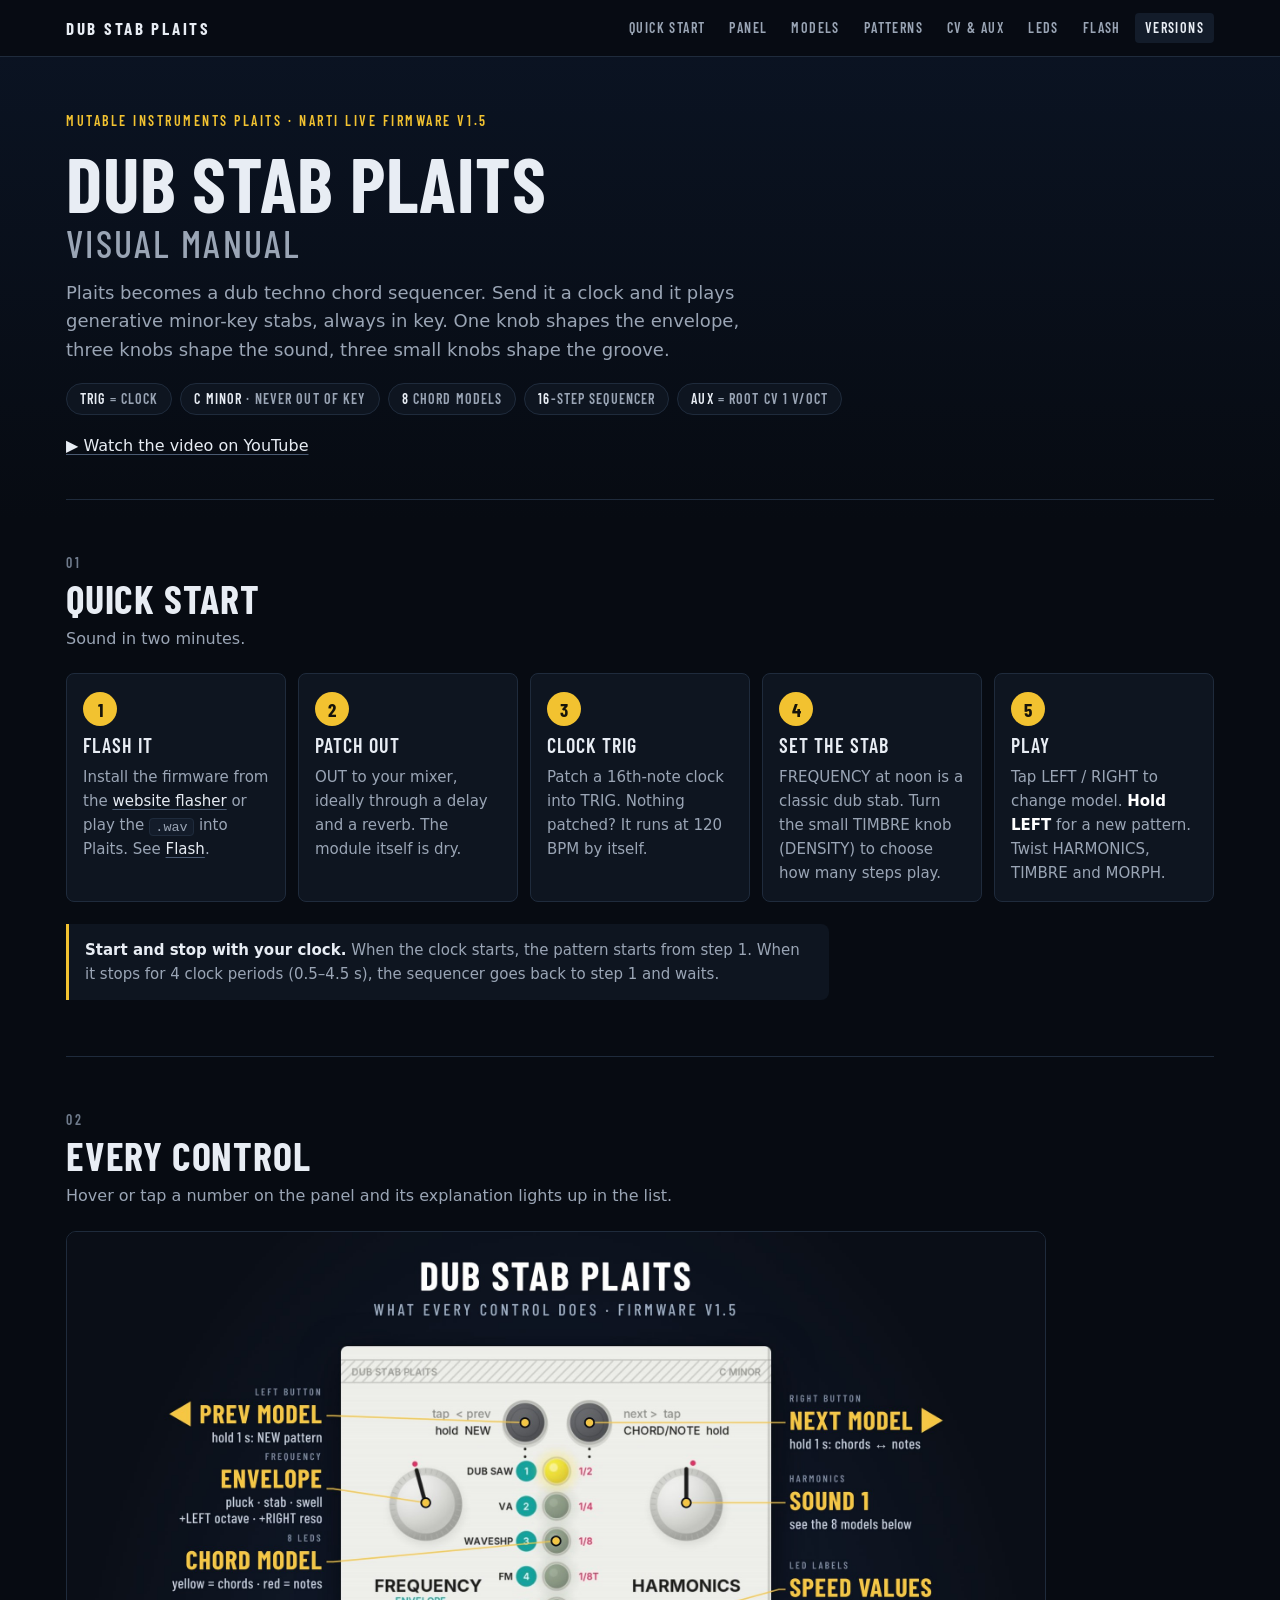
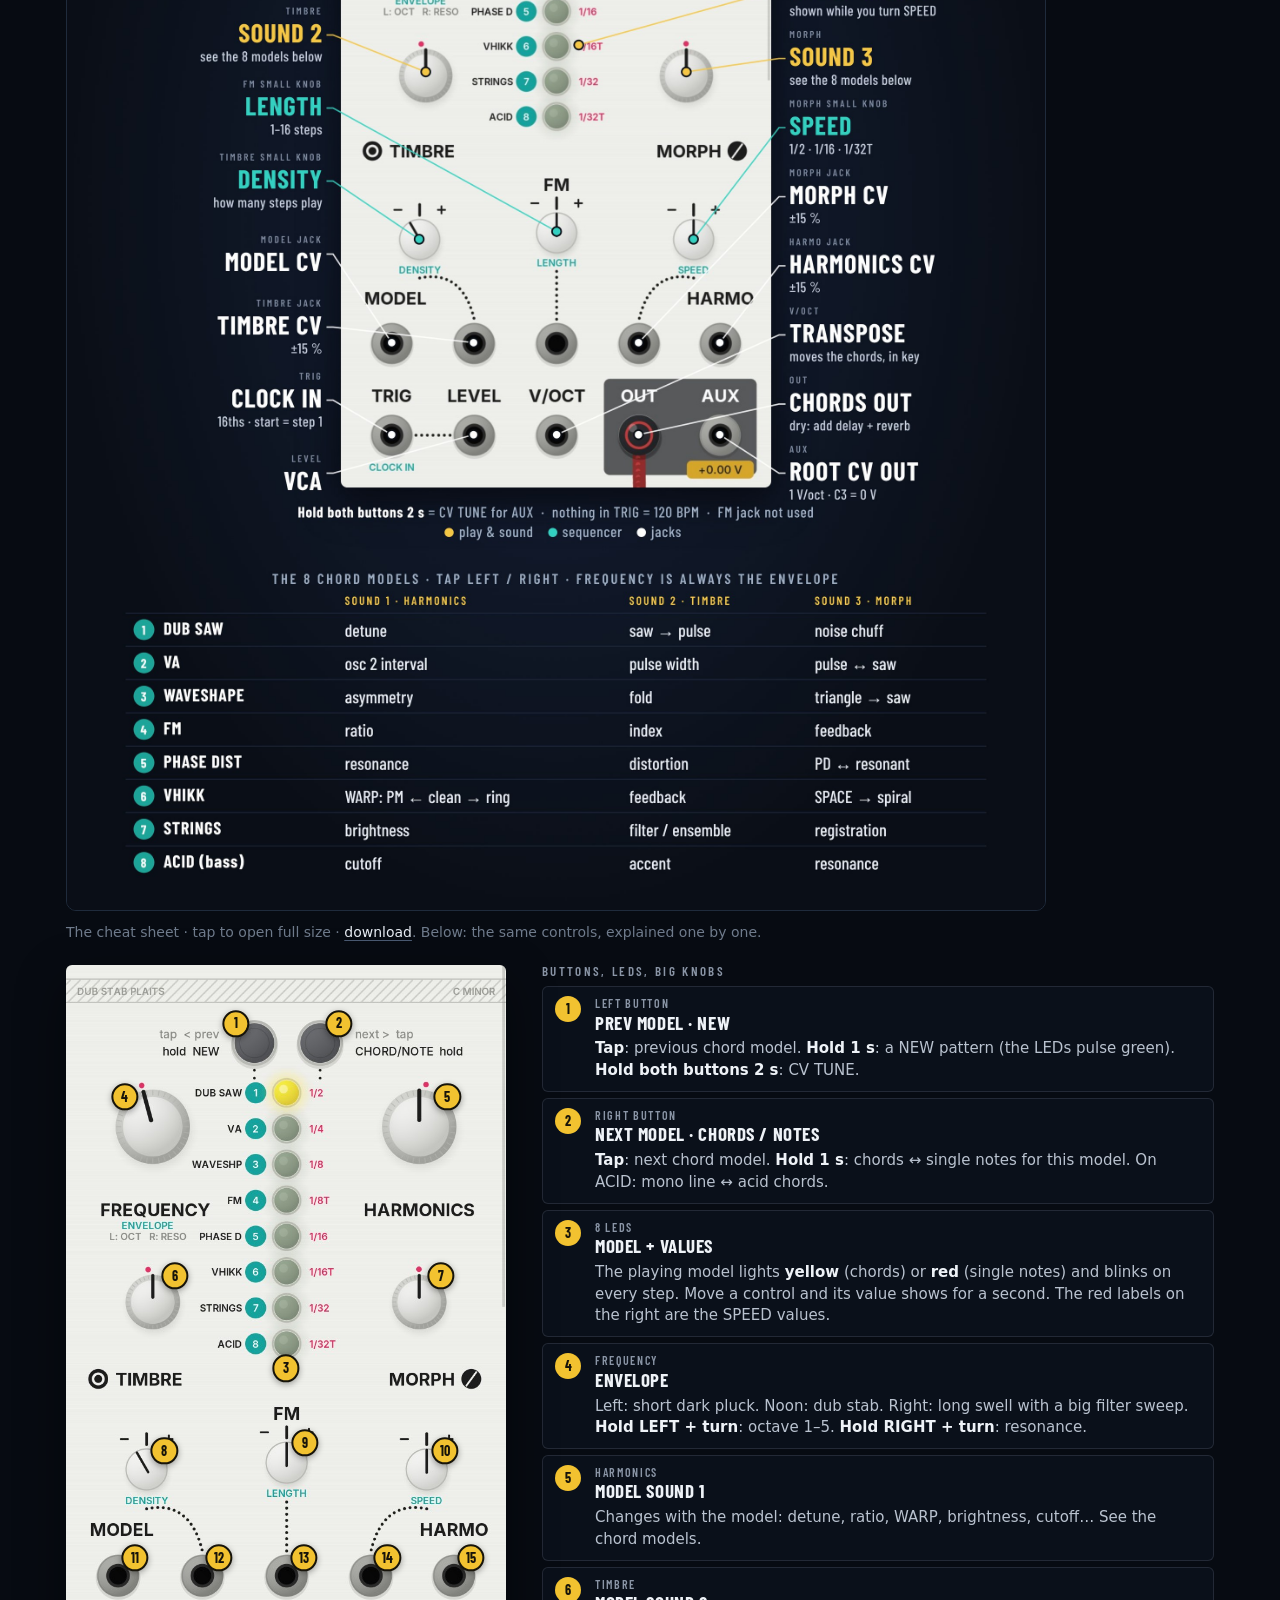
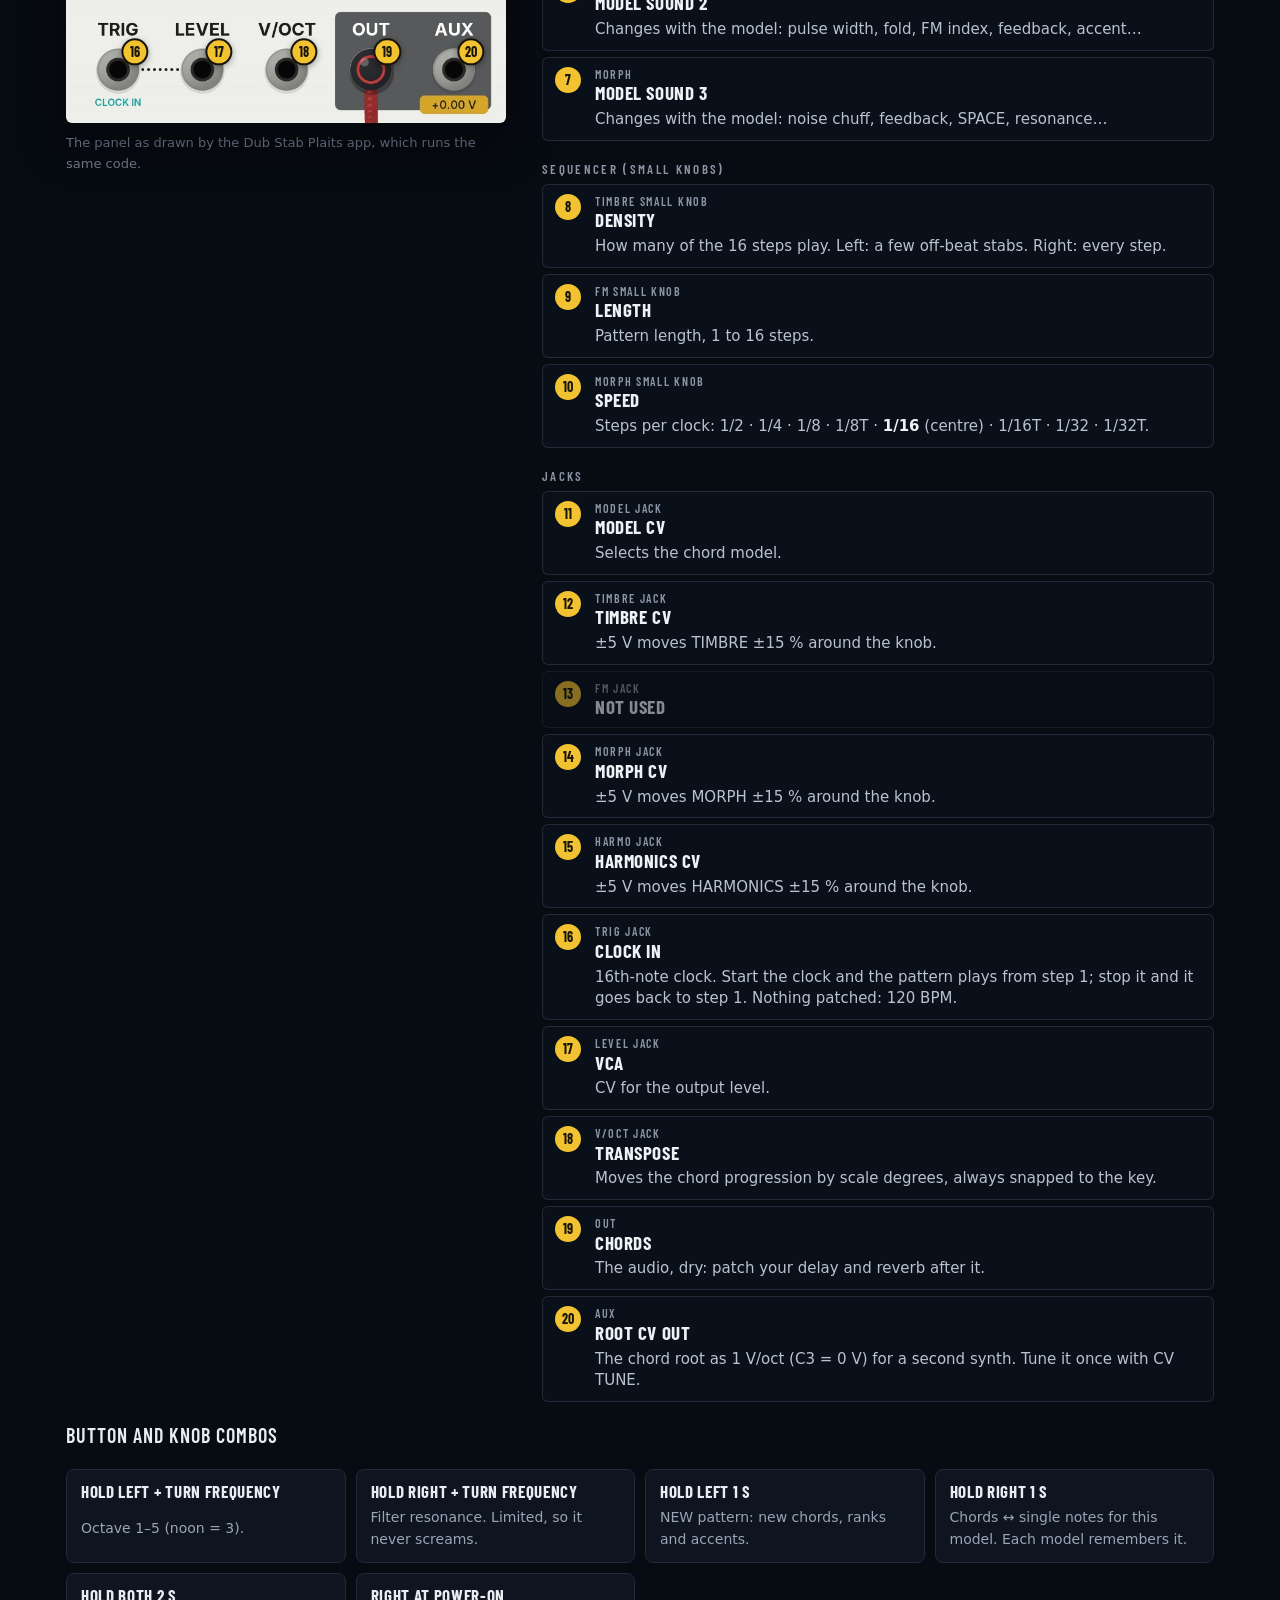
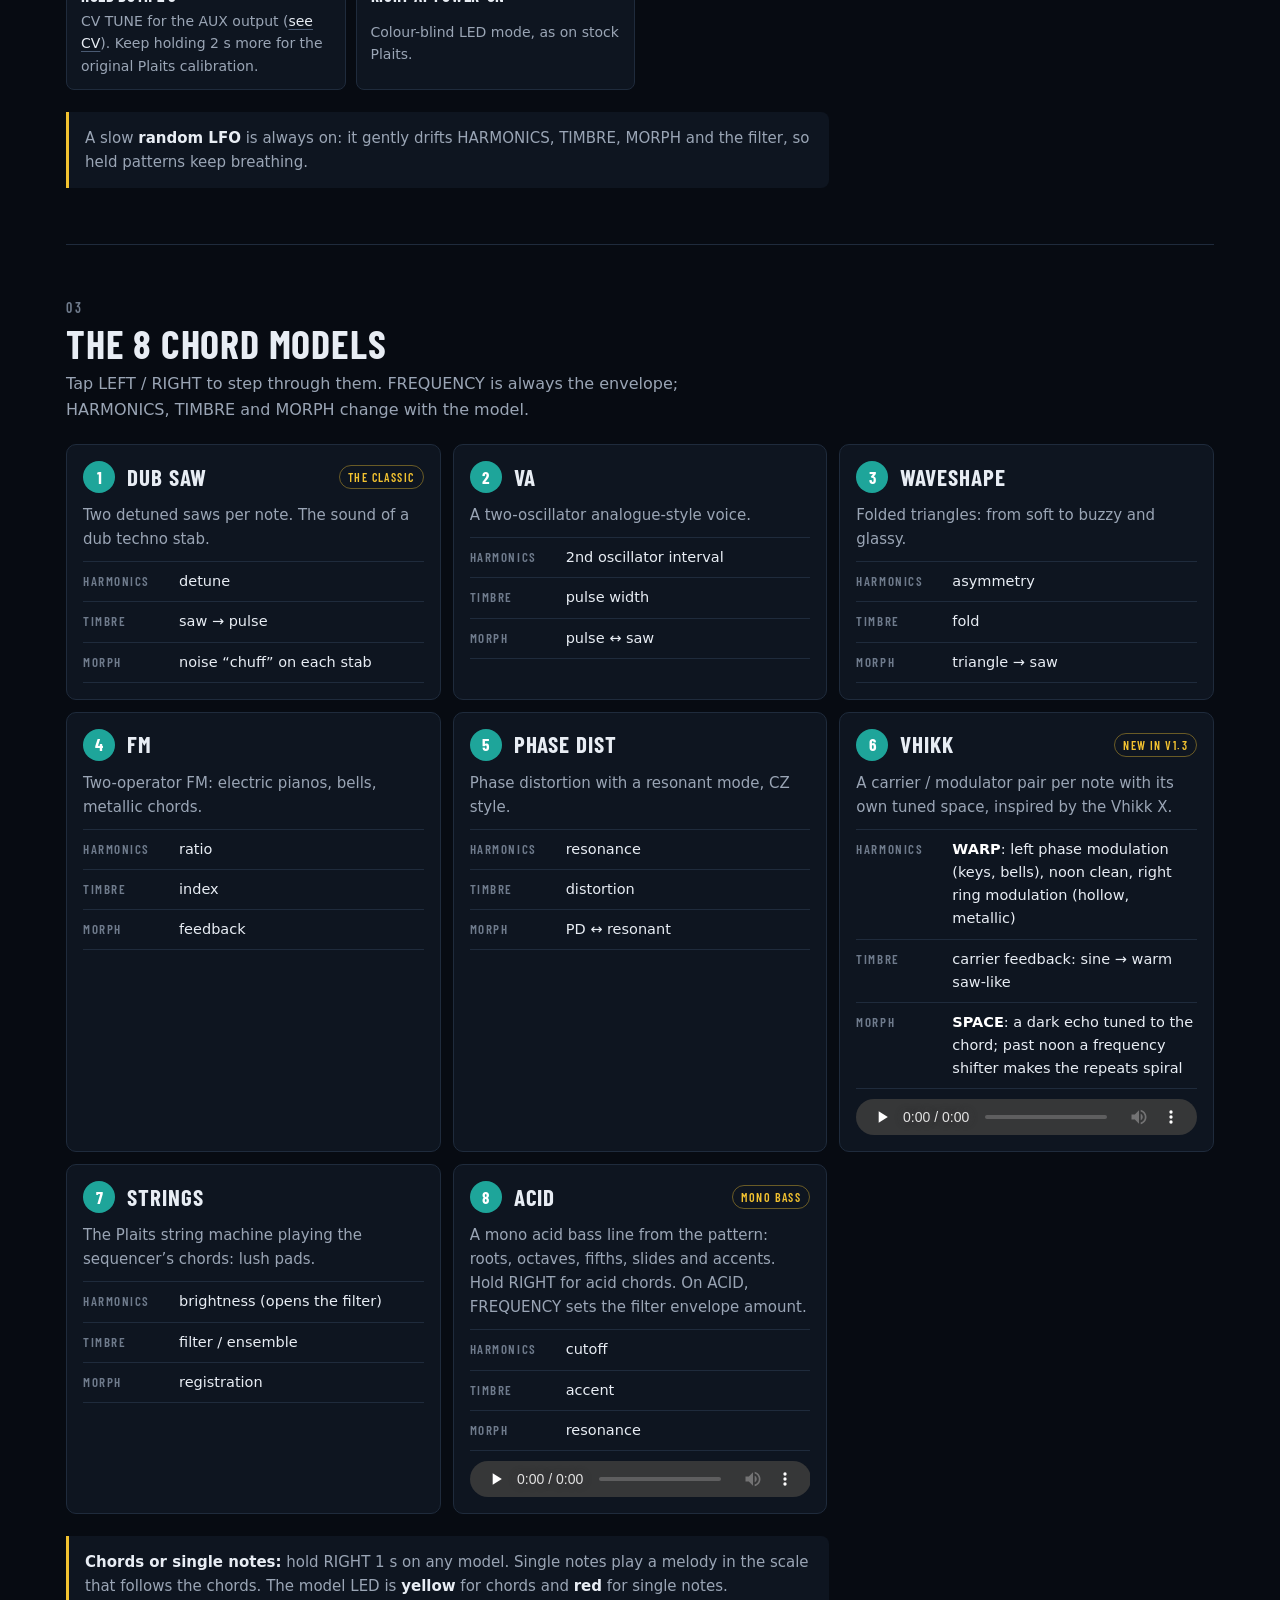
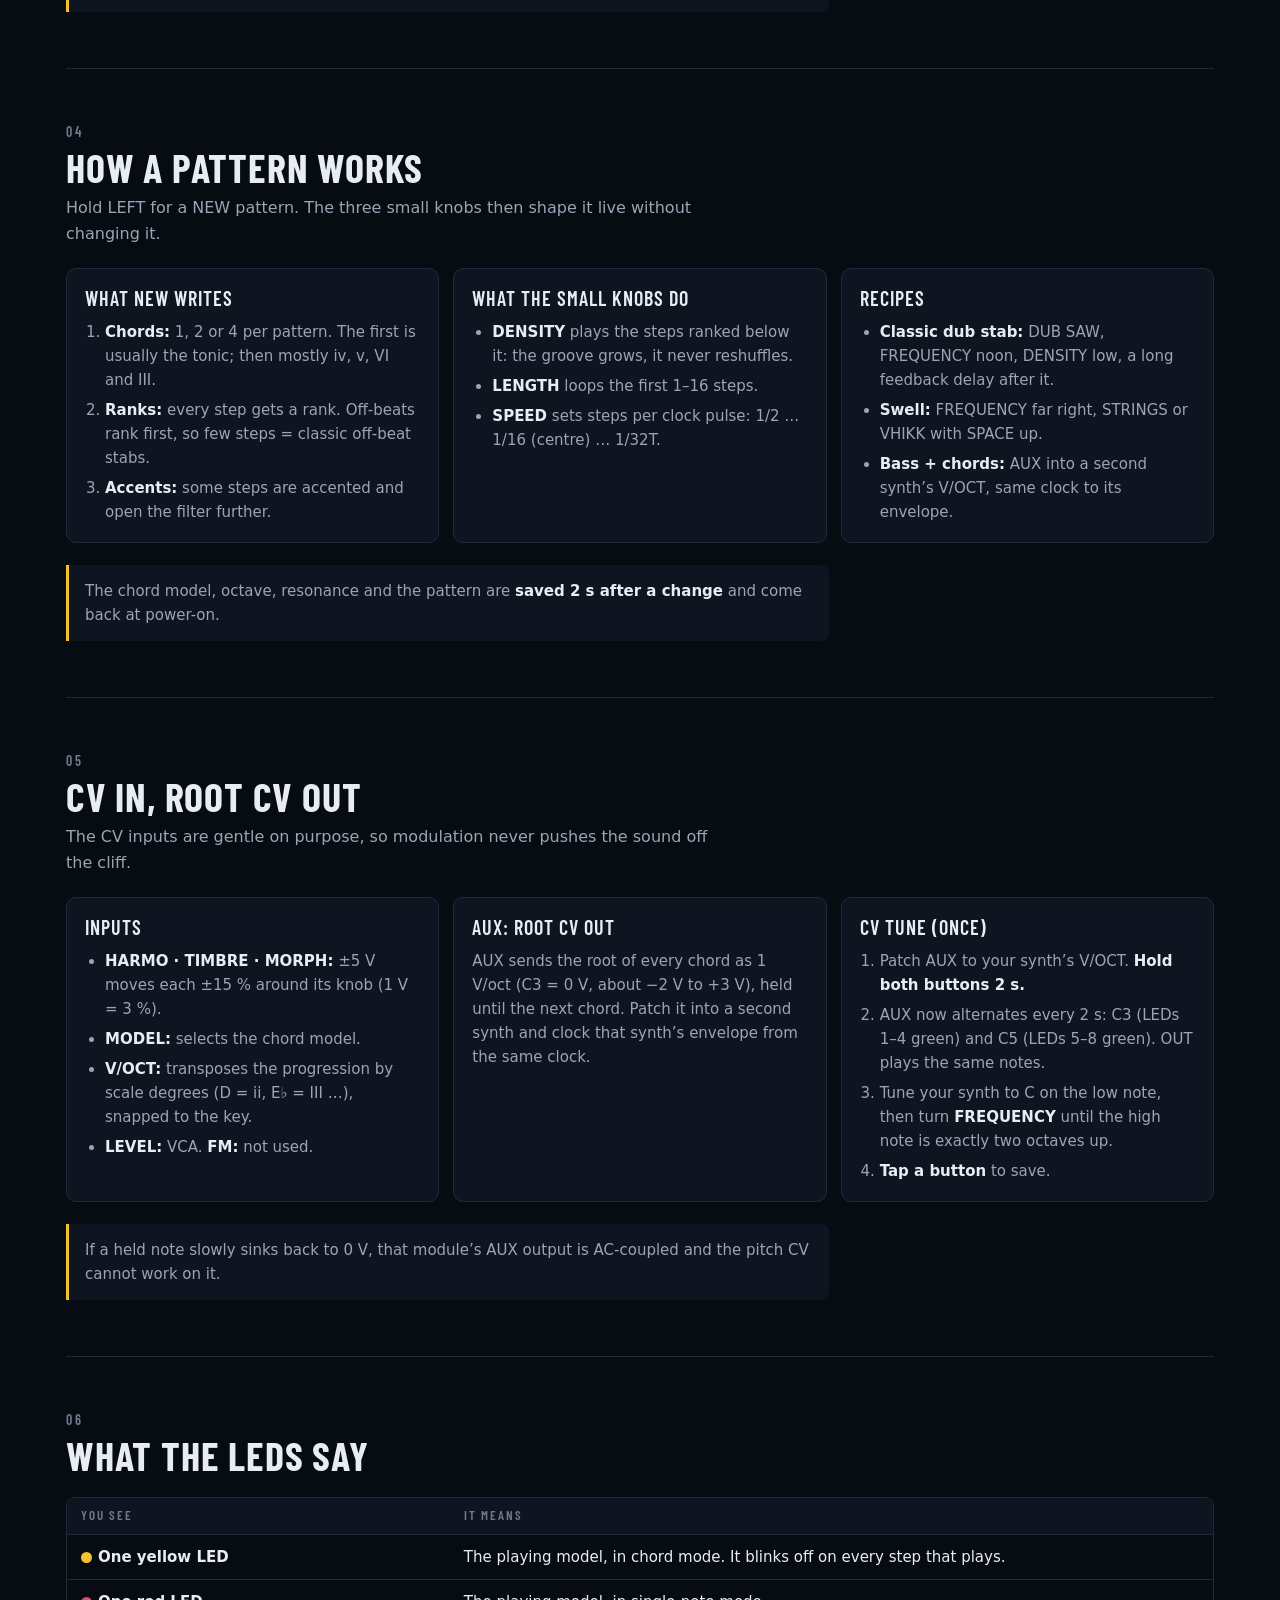
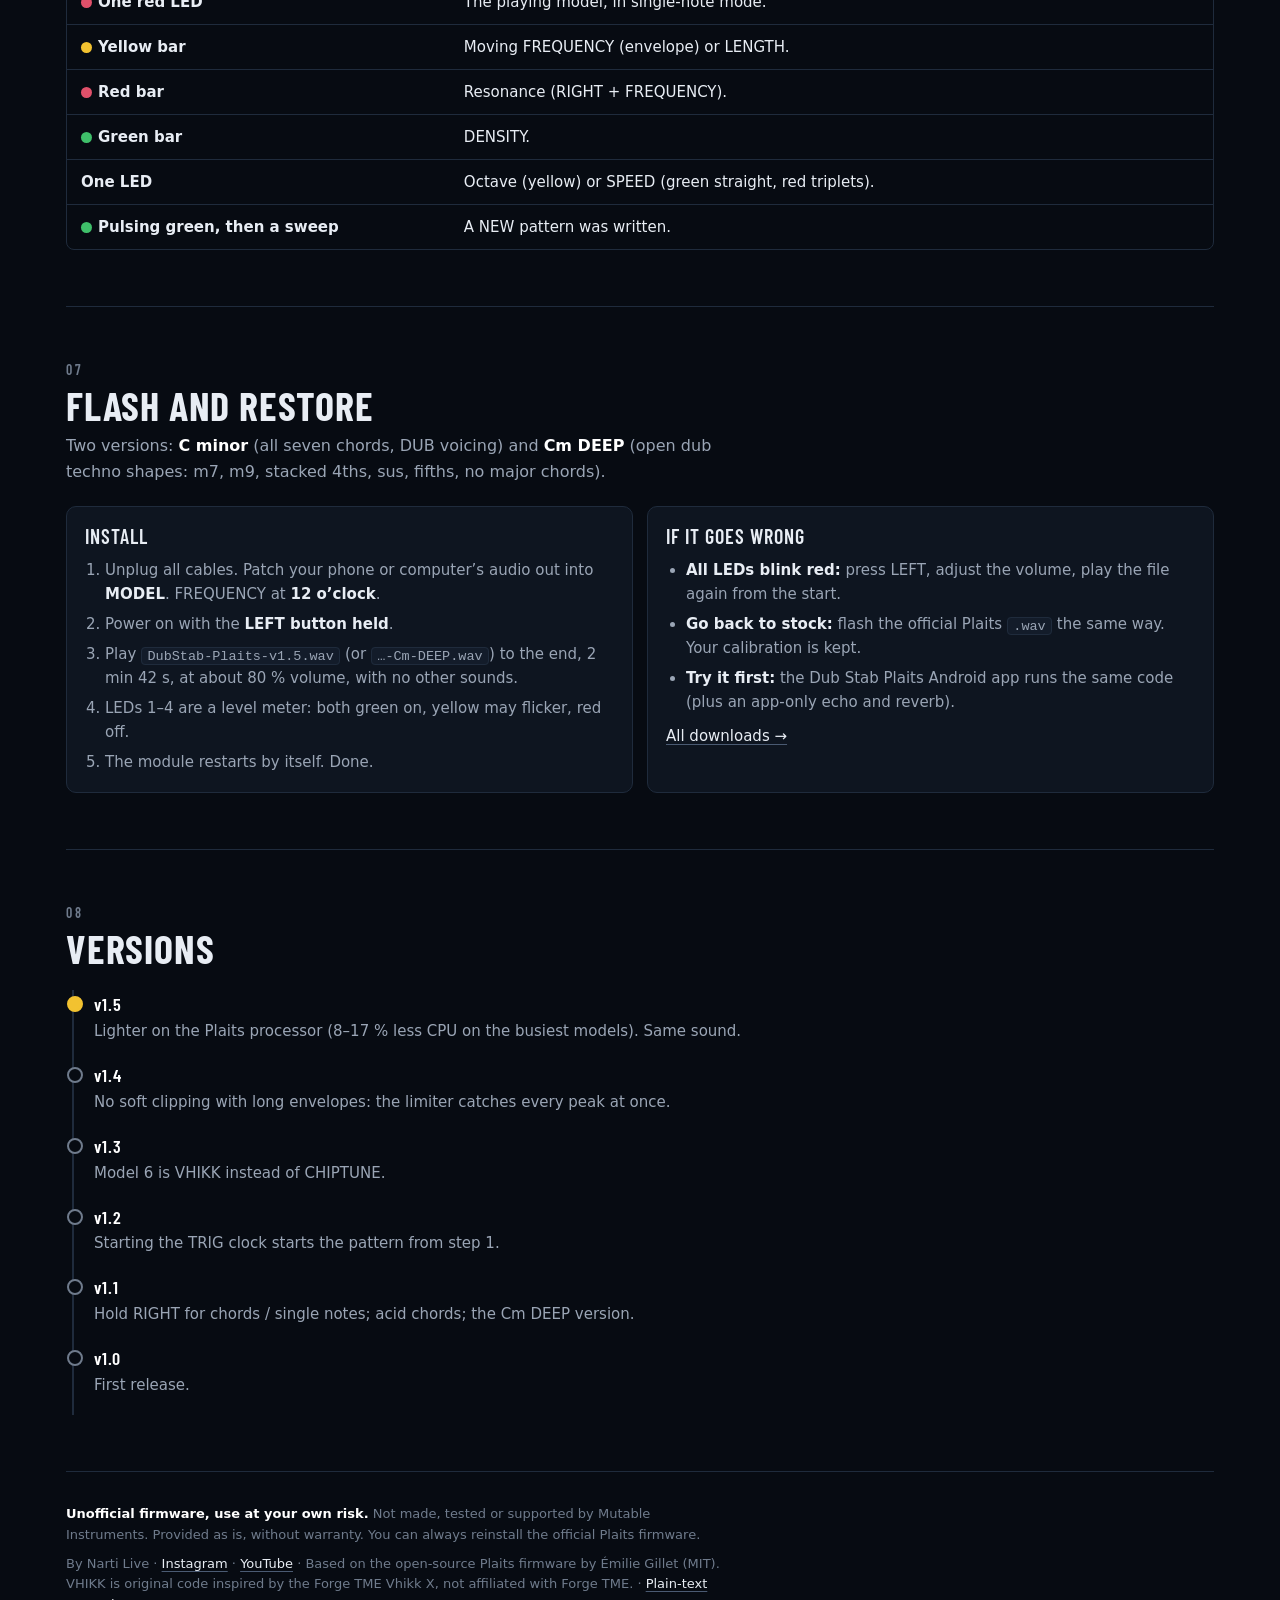
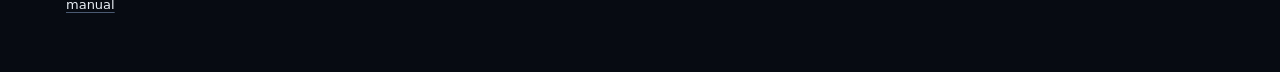
<file: docs/manual/index.html>
<!doctype html>
<html lang="en">
<head>
<meta charset="utf-8">
<meta name="viewport" content="width=device-width, initial-scale=1">
<title>DUB STAB PLAITS manual</title>
<meta name="author" content="Narti Live">
<meta name="description" content="The visual manual for DUB STAB PLAITS v1.5, a dub techno chord sequencer firmware for Mutable Instruments Plaits: quick start, every control, the eight chord models, CV, flashing.">
<meta name="theme-color" content="#070b12">
<link rel="icon" href="../../assets/favicon.svg" type="image/svg+xml">
<link rel="stylesheet" href="../../assets/panelmap.css?v=15">
<style>
@font-face { font-family: "Barlow Condensed"; src: url(../../assets/fonts/BarlowCondensed-Medium.woff) format("woff"); font-weight: 500; font-display: swap; }
@font-face { font-family: "Barlow Condensed"; src: url(../../assets/fonts/BarlowCondensed-SemiBold.woff) format("woff"); font-weight: 600; font-display: swap; }
@font-face { font-family: "Barlow Condensed"; src: url(../../assets/fonts/BarlowCondensed-Bold.woff) format("woff"); font-weight: 700; font-display: swap; }
:root {
  --bg: #070b12; --bg2: #0e1520; --bg3: #131c2a; --line: #1f2b3c; --fg: #e8edf4; --muted: #9aa5b5; --dim: #6f7b8c;
  --accent: #f2c230; --teal: #1ea59a; --red: #e0506a; --blue: #5aa8ff;
  --display: "Barlow Condensed", "Arial Narrow", sans-serif;
  --body: system-ui, -apple-system, "Segoe UI", Roboto, "Helvetica Neue", sans-serif;
  color-scheme: dark;
}
* { box-sizing: border-box; }
html { scroll-behavior: smooth; scroll-padding-top: 72px; }
body { margin: 0; background: var(--bg) linear-gradient(180deg, #0b1424 0, var(--bg) 520px) no-repeat; color: var(--fg); font: 16px/1.6 var(--body); -webkit-font-smoothing: antialiased; }
a { color: var(--fg); text-decoration-color: #4a5a72; text-underline-offset: 3px; }
a:hover { text-decoration-color: var(--accent); }
b, strong { font-weight: 600; color: #fff; }
code { font: 500 .9em ui-monospace, Menlo, monospace; background: var(--bg3); border: 1px solid var(--line); border-radius: 4px; padding: .05em .4em; }
h1, h2, h3 { font-family: var(--display); text-transform: uppercase; margin: 0; text-wrap: balance; }
h1 { font-weight: 700; font-size: clamp(40px, 8vw, 76px); line-height: .92; letter-spacing: .01em; }
h1 span { display: block; color: var(--muted); font-weight: 500; font-size: .5em; letter-spacing: .06em; margin-top: 8px; }
h2 { font-weight: 700; font-size: clamp(28px, 4.4vw, 40px); line-height: 1; letter-spacing: .02em; }
h3 { font-weight: 600; font-size: 20px; letter-spacing: .05em; line-height: 1.15; }
p { margin: 0; }
.wrap { max-width: 1180px; margin: 0 auto; padding: 0 16px; }

/* top bar */
.bar { position: sticky; top: 0; z-index: 20; background: rgba(7,11,18,.88); backdrop-filter: blur(10px); -webkit-backdrop-filter: blur(10px); border-bottom: 1px solid var(--line); }
.bar .wrap { display: flex; align-items: center; gap: 18px; height: 56px; }
.bar .home { font: 700 17px/1 var(--display); letter-spacing: .16em; text-transform: uppercase; text-decoration: none; white-space: nowrap; }
.bar nav { display: flex; gap: 4px; overflow-x: auto; scrollbar-width: none; margin-left: auto; }
.bar nav::-webkit-scrollbar { display: none; }
.bar nav a { font: 600 14px/1 var(--display); letter-spacing: .1em; text-transform: uppercase; color: var(--muted); text-decoration: none; padding: 8px 10px; border-radius: 4px; white-space: nowrap; }
.bar nav a:hover, .bar nav a.cur { color: var(--fg); background: var(--bg3); }

header.top { padding: 56px 0 40px; display: grid; gap: 18px; }
.eyebrow { font: 600 14px/1.2 var(--display); letter-spacing: .18em; text-transform: uppercase; color: var(--accent); }
.lede { font-size: 18px; color: var(--muted); max-width: 62ch; }
.pills { display: flex; flex-wrap: wrap; gap: 8px; }
.pill { font: 600 14px/1 var(--display); letter-spacing: .08em; text-transform: uppercase; border: 1px solid var(--line); background: var(--bg2); border-radius: 999px; padding: 8px 13px; color: var(--muted); }
.pill b { color: var(--fg); }

section.s { padding: 56px 0; border-top: 1px solid var(--line); display: grid; gap: 22px; }
.sh { display: grid; gap: 8px; }
.sh .k { font: 600 14px/1 var(--display); letter-spacing: .2em; color: var(--dim); }
.sh p { color: var(--muted); max-width: 66ch; }

/* quick start */
.steps { list-style: none; margin: 0; padding: 0; display: grid; grid-template-columns: repeat(auto-fit, minmax(210px, 1fr)); gap: 12px; counter-reset: st; }
.steps li { counter-increment: st; background: var(--bg2); border: 1px solid var(--line); border-radius: 8px; padding: 18px 16px 16px; display: grid; gap: 8px; align-content: start; position: relative; }
.steps li::before { content: counter(st); width: 34px; height: 34px; border-radius: 50%; background: var(--accent); color: #17140a; display: grid; place-items: center; font: 700 19px/1 var(--display); }
.steps p { font-size: 15px; color: var(--muted); }
.callout { border-left: 3px solid var(--accent); background: var(--bg2); border-radius: 0 8px 8px 0; padding: 14px 16px; color: var(--muted); font-size: 15px; max-width: 80ch; }
.callout b { color: var(--fg); }

/* panel */
.pmgrid { display: grid; grid-template-columns: minmax(280px, 440px) minmax(0, 1fr); gap: 36px; align-items: start; }
.pmgrid figure { margin: 0; position: sticky; top: 76px; }
.pmgrid figcaption { font-size: 13px; color: var(--dim); margin-top: 10px; }
.combo { display: grid; grid-template-columns: repeat(auto-fit, minmax(230px, 1fr)); gap: 10px; }
.combo div { background: var(--bg2); border: 1px solid var(--line); border-radius: 8px; padding: 12px 14px; display: grid; gap: 4px; }
.combo .k { font: 700 17px/1.15 var(--display); letter-spacing: .04em; text-transform: uppercase; }
.combo p { font-size: 14px; color: var(--muted); }

/* models */
.models { display: grid; grid-template-columns: repeat(auto-fill, minmax(320px, 1fr)); gap: 12px; }
.model { background: var(--bg2); border: 1px solid var(--line); border-radius: 10px; padding: 16px; display: grid; gap: 10px; align-content: start; }
.model .hd { display: flex; align-items: center; gap: 12px; }
.model .no { width: 32px; height: 32px; flex: none; border-radius: 50%; background: var(--teal); color: #fff; display: grid; place-items: center; font: 700 17px/1 var(--display); }
.model .nm { font: 700 23px/1 var(--display); letter-spacing: .04em; text-transform: uppercase; }
.model .tag { margin-left: auto; font: 600 12px/1 var(--display); letter-spacing: .12em; text-transform: uppercase; color: var(--accent); border: 1px solid rgba(242,194,48,.4); border-radius: 999px; padding: 5px 8px; white-space: nowrap; }
.model > p { font-size: 15px; color: var(--muted); }
.model dl { margin: 0; display: grid; grid-template-columns: 96px minmax(0, 1fr); border-top: 1px solid var(--line); }
.model dt, .model dd { margin: 0; padding: 8px 0; border-bottom: 1px solid var(--line); font-size: 14.5px; }
.model dt { font: 600 13px/1.6 var(--display); letter-spacing: .12em; text-transform: uppercase; color: var(--dim); padding-top: 9px; }
.model dd { color: var(--fg); }
.model audio { width: 100%; height: 36px; }

/* tables */
.tw { overflow-x: auto; border: 1px solid var(--line); border-radius: 8px; }
table { border-collapse: collapse; width: 100%; font-size: 15px; }
th, td { text-align: left; padding: 10px 14px; border-bottom: 1px solid var(--line); vertical-align: top; }
tr:last-child td { border-bottom: 0; }
th { font: 600 13px/1.2 var(--display); letter-spacing: .14em; text-transform: uppercase; color: var(--dim); background: var(--bg2); }
td:first-child { white-space: nowrap; font-weight: 600; }
.sw { display: inline-block; width: 11px; height: 11px; border-radius: 50%; margin-right: 6px; vertical-align: -1px; }

.two { display: grid; grid-template-columns: repeat(auto-fit, minmax(300px, 1fr)); gap: 14px; }
.card { background: var(--bg2); border: 1px solid var(--line); border-radius: 10px; padding: 18px; display: grid; gap: 10px; align-content: start; }
.card p, .card li { font-size: 15px; color: var(--muted); }
.card ol, .card ul { margin: 0; padding-left: 20px; display: grid; gap: 6px; }
.card li b { color: var(--fg); }

.log { display: grid; gap: 0; border-left: 2px solid var(--line); margin-left: 6px; }
.log div { padding: 0 0 18px 20px; position: relative; }
.log div::before { content: ""; position: absolute; left: -7px; top: 6px; width: 12px; height: 12px; border-radius: 50%; background: var(--bg); border: 2px solid var(--dim); }
.log div:first-child::before { border-color: var(--accent); background: var(--accent); }
.log b { font-family: var(--display); font-size: 18px; letter-spacing: .06em; }
.log p { font-size: 15px; color: var(--muted); }

footer { border-top: 1px solid var(--line); padding: 32px 0 56px; font-size: 13px; color: var(--dim); display: grid; gap: 8px; }
footer p { max-width: 80ch; }

@media (max-width: 860px) {
  .pmgrid { grid-template-columns: minmax(0, 1fr); }
  .pmgrid figure { position: static; max-width: 440px; margin: 0 auto; width: 100%; }
  .bar .home { display: none; }
  .bar nav { margin-left: 0; }
  .models { grid-template-columns: minmax(0, 1fr); }
}
@media print {
  .bar { display: none; } body { background: #fff; color: #000; } section.s { break-inside: avoid-page; }
}
.cheat { margin: 0; max-width: 980px; }
.cheat img { display: block; width: 100%; height: auto; border-radius: 10px; border: 1px solid var(--line); }
.cheat figcaption { font-size: 14px; color: var(--dim); margin-top: 10px; }
@media (max-width: 600px) { .cheat { margin: 0 -16px; } .cheat img { border-radius: 0; border-width: 1px 0; } .cheat figcaption { padding: 0 16px; } }
</style>
</head>
<body>

<div class="bar"><div class="wrap">
  <a class="home" href="../../">Dub Stab Plaits</a>
  <nav id="nav">
    <a href="#start">Quick start</a>
    <a href="#panel">Panel</a>
    <a href="#models">Models</a>
    <a href="#patterns">Patterns</a>
    <a href="#cv">CV &amp; AUX</a>
    <a href="#leds">LEDs</a>
    <a href="#flash">Flash</a>
    <a href="#versions">Versions</a>
  </nav>
</div></div>

<div class="wrap">
<header class="top">
  <div class="eyebrow">Mutable Instruments Plaits · Narti Live firmware v1.5</div>
  <h1>Dub Stab Plaits <span>Visual manual</span></h1>
  <p class="lede">Plaits becomes a dub techno chord sequencer. Send it a clock and it plays generative minor-key stabs, always in key. One knob shapes the envelope, three knobs shape the sound, three small knobs shape the groove.</p>
  <div class="pills">
    <span class="pill"><b>TRIG</b> = clock</span>
    <span class="pill"><b>C minor</b> · never out of key</span>
    <span class="pill"><b>8</b> chord models</span>
    <span class="pill"><b>16</b>-step sequencer</span>
    <span class="pill"><b>AUX</b> = root CV 1 V/oct</span>
  </div>
  <p><a href="https://youtu.be/KDar2ZEt_Ak" target="_blank" rel="noopener">▶ Watch the video on YouTube</a></p>
</header>

<section class="s" id="start">
  <div class="sh"><span class="k">01</span><h2>Quick start</h2><p>Sound in two minutes.</p></div>
  <ol class="steps">
    <li><h3>Flash it</h3><p>Install the firmware from the <a href="../../#flash">website flasher</a> or play the <code>.wav</code> into Plaits. See <a href="#flash">Flash</a>.</p></li>
    <li><h3>Patch OUT</h3><p>OUT to your mixer, ideally through a delay and a reverb. The module itself is dry.</p></li>
    <li><h3>Clock TRIG</h3><p>Patch a 16th-note clock into TRIG. Nothing patched? It runs at 120 BPM by itself.</p></li>
    <li><h3>Set the stab</h3><p>FREQUENCY at noon is a classic dub stab. Turn the small TIMBRE knob (DENSITY) to choose how many steps play.</p></li>
    <li><h3>Play</h3><p>Tap LEFT / RIGHT to change model. <b>Hold LEFT</b> for a new pattern. Twist HARMONICS, TIMBRE and MORPH.</p></li>
  </ol>
  <p class="callout"><b>Start and stop with your clock.</b> When the clock starts, the pattern starts from step 1. When it stops for 4 clock periods (0.5–4.5 s), the sequencer goes back to step 1 and waits.</p>
</section>

<section class="s" id="panel">
  <div class="sh"><span class="k">02</span><h2>Every control</h2><p>Hover or tap a number on the panel and its explanation lights up in the list.</p></div>
  <figure class="cheat"><a href="../../assets/plaits-functions.jpg?v=15" target="_blank" rel="noopener"><img src="../../assets/plaits-functions.jpg?v=15" width="2250" height="2940" alt="The Plaits panel with every DUB STAB PLAITS function labelled, and what HARMONICS, TIMBRE and MORPH do on each chord model"></a>
    <figcaption>The cheat sheet · tap to open full size · <a href="../../assets/plaits-functions.jpg?v=15" download>download</a>. Below: the same controls, explained one by one.</figcaption></figure>
  <div class="pmgrid">
    <figure id="pmFig"><figcaption>The panel as drawn by the Dub Stab Plaits app, which runs the same code.</figcaption></figure>
    <div id="pmList"></div>
  </div>
  <h3>Button and knob combos</h3>
  <div class="combo">
    <div><span class="k">Hold LEFT + turn FREQUENCY</span><p>Octave 1–5 (noon = 3).</p></div>
    <div><span class="k">Hold RIGHT + turn FREQUENCY</span><p>Filter resonance. Limited, so it never screams.</p></div>
    <div><span class="k">Hold LEFT 1 s</span><p>NEW pattern: new chords, ranks and accents.</p></div>
    <div><span class="k">Hold RIGHT 1 s</span><p>Chords ↔ single notes for this model. Each model remembers it.</p></div>
    <div><span class="k">Hold both 2 s</span><p>CV TUNE for the AUX output (<a href="#cv">see CV</a>). Keep holding 2 s more for the original Plaits calibration.</p></div>
    <div><span class="k">RIGHT at power-on</span><p>Colour-blind LED mode, as on stock Plaits.</p></div>
  </div>
  <p class="callout">A slow <b>random LFO</b> is always on: it gently drifts HARMONICS, TIMBRE, MORPH and the filter, so held patterns keep breathing.</p>
</section>

<section class="s" id="models">
  <div class="sh"><span class="k">03</span><h2>The 8 chord models</h2><p>Tap LEFT / RIGHT to step through them. FREQUENCY is always the envelope; HARMONICS, TIMBRE and MORPH change with the model.</p></div>
  <div class="models">
    <article class="model"><div class="hd"><span class="no">1</span><span class="nm">Dub Saw</span><span class="tag">the classic</span></div>
      <p>Two detuned saws per note. The sound of a dub techno stab.</p>
      <dl><dt>Harmonics</dt><dd>detune</dd><dt>Timbre</dt><dd>saw → pulse</dd><dt>Morph</dt><dd>noise “chuff” on each stab</dd></dl></article>
    <article class="model"><div class="hd"><span class="no">2</span><span class="nm">VA</span></div>
      <p>A two-oscillator analogue-style voice.</p>
      <dl><dt>Harmonics</dt><dd>2nd oscillator interval</dd><dt>Timbre</dt><dd>pulse width</dd><dt>Morph</dt><dd>pulse ↔ saw</dd></dl></article>
    <article class="model"><div class="hd"><span class="no">3</span><span class="nm">Waveshape</span></div>
      <p>Folded triangles: from soft to buzzy and glassy.</p>
      <dl><dt>Harmonics</dt><dd>asymmetry</dd><dt>Timbre</dt><dd>fold</dd><dt>Morph</dt><dd>triangle → saw</dd></dl></article>
    <article class="model"><div class="hd"><span class="no">4</span><span class="nm">FM</span></div>
      <p>Two-operator FM: electric pianos, bells, metallic chords.</p>
      <dl><dt>Harmonics</dt><dd>ratio</dd><dt>Timbre</dt><dd>index</dd><dt>Morph</dt><dd>feedback</dd></dl></article>
    <article class="model"><div class="hd"><span class="no">5</span><span class="nm">Phase Dist</span></div>
      <p>Phase distortion with a resonant mode, CZ style.</p>
      <dl><dt>Harmonics</dt><dd>resonance</dd><dt>Timbre</dt><dd>distortion</dd><dt>Morph</dt><dd>PD ↔ resonant</dd></dl></article>
    <article class="model"><div class="hd"><span class="no">6</span><span class="nm">VHIKK</span><span class="tag">new in v1.3</span></div>
      <p>A carrier / modulator pair per note with its own tuned space, inspired by the Vhikk X.</p>
      <dl><dt>Harmonics</dt><dd><b>WARP</b>: left phase modulation (keys, bells), noon clean, right ring modulation (hollow, metallic)</dd>
        <dt>Timbre</dt><dd>carrier feedback: sine → warm saw-like</dd>
        <dt>Morph</dt><dd><b>SPACE</b>: a dark echo tuned to the chord; past noon a frequency shifter makes the repeats spiral</dd></dl>
      <audio controls preload="none" src="../../downloads/DubStab-Plaits-v1.3-VHIKK-demo.mp3"></audio></article>
    <article class="model"><div class="hd"><span class="no">7</span><span class="nm">Strings</span></div>
      <p>The Plaits string machine playing the sequencer’s chords: lush pads.</p>
      <dl><dt>Harmonics</dt><dd>brightness (opens the filter)</dd><dt>Timbre</dt><dd>filter / ensemble</dd><dt>Morph</dt><dd>registration</dd></dl></article>
    <article class="model"><div class="hd"><span class="no">8</span><span class="nm">Acid</span><span class="tag">mono bass</span></div>
      <p>A mono acid bass line from the pattern: roots, octaves, fifths, slides and accents. Hold RIGHT for acid chords. On ACID, FREQUENCY sets the filter envelope amount.</p>
      <dl><dt>Harmonics</dt><dd>cutoff</dd><dt>Timbre</dt><dd>accent</dd><dt>Morph</dt><dd>resonance</dd></dl>
      <audio controls preload="none" src="../../downloads/DubStab-Plaits-v1.0-ACID-demo.mp3"></audio></article>
  </div>
  <p class="callout"><b>Chords or single notes:</b> hold RIGHT 1 s on any model. Single notes play a melody in the scale that follows the chords. The model LED is <b>yellow</b> for chords and <b>red</b> for single notes.</p>
</section>

<section class="s" id="patterns">
  <div class="sh"><span class="k">04</span><h2>How a pattern works</h2><p>Hold LEFT for a NEW pattern. The three small knobs then shape it live without changing it.</p></div>
  <div class="two">
    <div class="card"><h3>What NEW writes</h3>
      <ol>
        <li><b>Chords:</b> 1, 2 or 4 per pattern. The first is usually the tonic; then mostly iv, v, VI and III.</li>
        <li><b>Ranks:</b> every step gets a rank. Off-beats rank first, so few steps = classic off-beat stabs.</li>
        <li><b>Accents:</b> some steps are accented and open the filter further.</li>
      </ol></div>
    <div class="card"><h3>What the small knobs do</h3>
      <ul>
        <li><b>DENSITY</b> plays the steps ranked below it: the groove grows, it never reshuffles.</li>
        <li><b>LENGTH</b> loops the first 1–16 steps.</li>
        <li><b>SPEED</b> sets steps per clock pulse: 1/2 … 1/16 (centre) … 1/32T.</li>
      </ul></div>
    <div class="card"><h3>Recipes</h3>
      <ul>
        <li><b>Classic dub stab:</b> DUB SAW, FREQUENCY noon, DENSITY low, a long feedback delay after it.</li>
        <li><b>Swell:</b> FREQUENCY far right, STRINGS or VHIKK with SPACE up.</li>
        <li><b>Bass + chords:</b> AUX into a second synth’s V/OCT, same clock to its envelope.</li>
      </ul></div>
  </div>
  <p class="callout">The chord model, octave, resonance and the pattern are <b>saved 2 s after a change</b> and come back at power-on.</p>
</section>

<section class="s" id="cv">
  <div class="sh"><span class="k">05</span><h2>CV in, root CV out</h2><p>The CV inputs are gentle on purpose, so modulation never pushes the sound off the cliff.</p></div>
  <div class="two">
    <div class="card"><h3>Inputs</h3>
      <ul>
        <li><b>HARMO · TIMBRE · MORPH:</b> ±5 V moves each ±15 % around its knob (1 V = 3 %).</li>
        <li><b>MODEL:</b> selects the chord model.</li>
        <li><b>V/OCT:</b> transposes the progression by scale degrees (D = ii, E♭ = III …), snapped to the key.</li>
        <li><b>LEVEL:</b> VCA. <b>FM:</b> not used.</li>
      </ul></div>
    <div class="card"><h3>AUX: root CV out</h3>
      <p>AUX sends the root of every chord as 1 V/oct (C3 = 0 V, about −2 V to +3 V), held until the next chord. Patch it into a second synth and clock that synth’s envelope from the same clock.</p></div>
    <div class="card"><h3>CV TUNE (once)</h3>
      <ol>
        <li>Patch AUX to your synth’s V/OCT. <b>Hold both buttons 2 s.</b></li>
        <li>AUX now alternates every 2 s: C3 (LEDs 1–4 green) and C5 (LEDs 5–8 green). OUT plays the same notes.</li>
        <li>Tune your synth to C on the low note, then turn <b>FREQUENCY</b> until the high note is exactly two octaves up.</li>
        <li><b>Tap a button</b> to save.</li>
      </ol></div>
  </div>
  <p class="callout">If a held note slowly sinks back to 0 V, that module’s AUX output is AC-coupled and the pitch CV cannot work on it.</p>
</section>

<section class="s" id="leds">
  <div class="sh"><span class="k">06</span><h2>What the LEDs say</h2></div>
  <div class="tw"><table>
    <thead><tr><th>You see</th><th>It means</th></tr></thead>
    <tbody>
      <tr><td><span class="sw" style="background:var(--accent)"></span>One yellow LED</td><td>The playing model, in chord mode. It blinks off on every step that plays.</td></tr>
      <tr><td><span class="sw" style="background:var(--red)"></span>One red LED</td><td>The playing model, in single-note mode.</td></tr>
      <tr><td><span class="sw" style="background:var(--accent)"></span>Yellow bar</td><td>Moving FREQUENCY (envelope) or LENGTH.</td></tr>
      <tr><td><span class="sw" style="background:var(--red)"></span>Red bar</td><td>Resonance (RIGHT + FREQUENCY).</td></tr>
      <tr><td><span class="sw" style="background:#3fbf6a"></span>Green bar</td><td>DENSITY.</td></tr>
      <tr><td>One LED</td><td>Octave (yellow) or SPEED (green straight, red triplets).</td></tr>
      <tr><td><span class="sw" style="background:#3fbf6a"></span>Pulsing green, then a sweep</td><td>A NEW pattern was written.</td></tr>
    </tbody>
  </table></div>
</section>

<section class="s" id="flash">
  <div class="sh"><span class="k">07</span><h2>Flash and restore</h2><p>Two versions: <b>C minor</b> (all seven chords, DUB voicing) and <b>Cm DEEP</b> (open dub techno shapes: m7, m9, stacked 4ths, sus, fifths, no major chords).</p></div>
  <div class="two">
    <div class="card"><h3>Install</h3>
      <ol>
        <li>Unplug all cables. Patch your phone or computer’s audio out into <b>MODEL</b>. FREQUENCY at <b>12 o’clock</b>.</li>
        <li>Power on with the <b>LEFT button held</b>.</li>
        <li>Play <code>DubStab-Plaits-v1.5.wav</code> (or <code>…-Cm-DEEP.wav</code>) to the end, 2 min 42 s, at about 80 % volume, with no other sounds.</li>
        <li>LEDs 1–4 are a level meter: both green on, yellow may flicker, red off.</li>
        <li>The module restarts by itself. Done.</li>
      </ol></div>
    <div class="card"><h3>If it goes wrong</h3>
      <ul>
        <li><b>All LEDs blink red:</b> press LEFT, adjust the volume, play the file again from the start.</li>
        <li><b>Go back to stock:</b> flash the official Plaits <code>.wav</code> the same way. Your calibration is kept.</li>
        <li><b>Try it first:</b> the Dub Stab Plaits Android app runs the same code (plus an app-only echo and reverb).</li>
      </ul>
      <p><a href="../../#downloads">All downloads →</a></p></div>
  </div>
</section>

<section class="s" id="versions">
  <div class="sh"><span class="k">08</span><h2>Versions</h2></div>
  <div class="log">
    <div><b>v1.5</b><p>Lighter on the Plaits processor (8–17 % less CPU on the busiest models). Same sound.</p></div>
    <div><b>v1.4</b><p>No soft clipping with long envelopes: the limiter catches every peak at once.</p></div>
    <div><b>v1.3</b><p>Model 6 is VHIKK instead of CHIPTUNE.</p></div>
    <div><b>v1.2</b><p>Starting the TRIG clock starts the pattern from step 1.</p></div>
    <div><b>v1.1</b><p>Hold RIGHT for chords / single notes; acid chords; the Cm DEEP version.</p></div>
    <div><b>v1.0</b><p>First release.</p></div>
  </div>
</section>

<footer>
  <p><b>Unofficial firmware, use at your own risk.</b> Not made, tested or supported by Mutable Instruments. Provided as is, without warranty. You can always reinstall the official Plaits firmware.</p>
  <p>By Narti Live · <a href="https://www.instagram.com/narti_live">Instagram</a> · <a href="https://www.youtube.com/@narti_live">YouTube</a> · Based on the open-source Plaits firmware by Émilie Gillet (MIT). VHIKK is original code inspired by the Forge TME Vhikk X, not affiliated with Forge TME. · <a href="../MANUAL.md">Plain-text manual</a></p>
</footer>
</div>

<script src="../../assets/panelmap.js?v=15"></script>
<script>
PanelMap.mount({ figure: document.getElementById("pmFig"), list: document.getElementById("pmList"), base: "../../" });
(function () {
  var links = [].slice.call(document.querySelectorAll("#nav a"));
  if (!("IntersectionObserver" in window)) return;
  var io = new IntersectionObserver(function (es) {
    es.forEach(function (e) {
      if (!e.isIntersecting) return;
      links.forEach(function (a) { a.classList.toggle("cur", a.getAttribute("href") === "#" + e.target.id); });
    });
  }, { rootMargin: "-40% 0px -55% 0px" });
  document.querySelectorAll("section.s").forEach(function (s) { io.observe(s); });
})();
</script>
</body>
</html>
</file>
<file: assets/site.css>
@font-face { font-family: "Barlow Condensed"; src: url(fonts/BarlowCondensed-Regular.woff) format("woff"); font-weight: 400; font-style: normal; font-display: swap; }
@font-face { font-family: "Barlow Condensed"; src: url(fonts/BarlowCondensed-Italic.woff) format("woff"); font-weight: 400; font-style: italic; font-display: swap; }
@font-face { font-family: "Barlow Condensed"; src: url(fonts/BarlowCondensed-Medium.woff) format("woff"); font-weight: 500; font-style: normal; font-display: swap; }
@font-face { font-family: "Barlow Condensed"; src: url(fonts/BarlowCondensed-SemiBold.woff) format("woff"); font-weight: 600; font-style: normal; font-display: swap; }
@font-face { font-family: "Barlow Condensed"; src: url(fonts/BarlowCondensed-Bold.woff) format("woff"); font-weight: 700; font-style: normal; font-display: swap; }
:root {
  --ink: #04070c;
  --ash: #070b12;
  --slab: #0e1520;
  --line: #1a2433;
  --fog: #6f7b8c;
  --mist: #aab3c0;
  --bone: #d7dce4;
  --display: "Barlow Condensed", "Trade Gothic Next Condensed", "Trade Gothic LT Std", "Arial Narrow", sans-serif;
  --text: "Barlow Condensed", "Trade Gothic Next", "Trade Gothic LT Std", "Arial Narrow", sans-serif;
}
* { box-sizing: border-box; }
html { scroll-behavior: smooth; }
body {
  margin: 0; color: var(--mist);
  background: var(--ink) linear-gradient(180deg, #0b1424 0%, #060a12 38%, #04070c 100%) fixed;
  font: 400 20px/1.5 var(--text); letter-spacing: .015em;
  -webkit-font-smoothing: antialiased;
}
a { color: var(--bone); text-decoration: underline; text-decoration-color: #3d4a5e; text-underline-offset: 3px; }
a:hover { text-decoration-color: var(--bone); }
b { color: var(--bone); font-weight: 500; }
code { font: 500 .88em ui-monospace, "SF Mono", Menlo, monospace; color: var(--bone); background: var(--slab); padding: .05em .35em; }

/* static grain + vignette over everything */
.grain {
  position: fixed; inset: -50%; pointer-events: none; z-index: 50;
  background: url(grain.png); opacity: .085; mix-blend-mode: overlay;
}
body::after {
  content: ""; position: fixed; inset: 0; pointer-events: none; z-index: 49;
  background: radial-gradient(ellipse at 50% 40%, transparent 55%, rgba(0,0,0,.55) 100%);
}

/* ---------------------------------------------------------------- hero */
.hero { position: relative; min-height: 100vh; min-height: 100svh; overflow: hidden; display: flex; flex-direction: column; }
#stabs { position: absolute; inset: 0; width: 100%; height: 100%; display: block; }
.top {
  position: relative; z-index: 2; display: flex; justify-content: space-between; align-items: center;
  padding: 22px clamp(16px, 4vw, 48px); border-bottom: 1px solid rgba(200,214,232,.12);
  font: 600 15px/1 var(--display); letter-spacing: .18em; text-transform: uppercase;
}
.top .mark { color: var(--bone); }
.top .links a { color: var(--fog); text-decoration: none; margin-left: 26px; }
.top .links a:hover { color: var(--bone); }
.hero-text { position: relative; z-index: 2; margin-top: auto; padding: 0 clamp(16px, 4vw, 48px) 40px; }
.kicker { font: 500 15px/1.3 var(--display); letter-spacing: .22em; text-transform: uppercase; color: var(--fog); margin: 0 0 14px; }
h1.title { margin: 0; color: var(--bone); text-transform: uppercase; font: 700 clamp(72px, 15.5vw, 250px)/.8 var(--display);
  letter-spacing: -.005em; opacity: .9; text-shadow: 0 0 50px rgba(120,160,230,.10); }
.title .line { display: block; position: relative; transform-origin: 0 60%; animation: drift 19s ease-in-out infinite alternate; filter: url(#wave); width: max-content; }
.title .l2 { animation-duration: 23s; animation-delay: -7s; color: #aeb9c9; }
@keyframes drift {
  0%   { transform: translateX(0) scale(1, 1); }
  35%  { transform: translateX(.4vw) scale(1.025, .975); }
  70%  { transform: translateX(-.3vw) scale(.99, 1.03); }
  100% { transform: translateX(.2vw) scale(1.04, .985); }
}
.title .line::before, .title .line::after { content: attr(data-text); position: absolute; left: 0; top: 0; opacity: 0; pointer-events: none; }
.title.glitch .line::before { opacity: .85; color: #8fb2ff; clip-path: inset(18% 0 58% 0); transform: translate(-1.2vw, 0); mix-blend-mode: screen; }
.title.glitch .line::after  { opacity: .75; color: #e9eef6; clip-path: inset(64% 0 12% 0); transform: translate(1.6vw, 0); }
.title.glitch .line { animation-play-state: paused; transform: skewX(-6deg) translateX(.6vw); }
.title.glitch .l2::before { clip-path: inset(40% 0 35% 0); transform: translate(2vw, 0); }
.title.glitch .l2::after { clip-path: inset(8% 0 80% 0); transform: translate(-1vw, 0); }
.hint { max-width: 760px; font-size: 17px; color: var(--fog); margin: 18px 0 0; }
.hero-social { margin-top: 22px; max-width: 520px; }
.hero-social a { padding: 14px 18px; grid-template-columns: 30px 1fr; column-gap: 14px; background: rgba(4,7,12,.55); }
.hero-social svg { width: 26px; height: 26px; }
.hero-social b { font-size: 20px; }
.hero-social span { font-size: 14px; }
.defs { position: absolute; width: 0; height: 0; }

/* flasher */
.flash { background: rgba(12,22,40,.6) !important; }
ol.check li::before { color: #7f95b8; }
.player { border: 1px solid var(--line); background: rgba(4,7,12,.7); padding: 26px; align-self: start; }
.meter { display: flex; align-items: center; gap: 12px; margin-bottom: 22px; }
.meter .m { width: 20px; height: 20px; border-radius: 50%; background: #1c2533; transition: background .08s, box-shadow .08s; }
.meter .m.on.grn { background: #6ee38c; box-shadow: 0 0 14px #3bd66a; }
.meter .m.on.yel { background: #ffd447; box-shadow: 0 0 14px #ffc400; }
.meter .m.on.red { background: #ff5a4a; box-shadow: 0 0 14px #ff3a2a; }
.meter em { font: 500 14px/1 var(--display); letter-spacing: .16em; text-transform: uppercase; color: var(--fog); font-style: normal; margin-left: 8px; }
.bar { height: 6px; background: #121a27; }
.bar .fill { height: 100%; width: 0; background: var(--bone); transition: width .25s linear; }
.time { display: flex; justify-content: space-between; font: 500 15px/1 var(--display); letter-spacing: .12em; color: var(--fog); margin: 10px 0 22px; }
.pbtns { display: flex; flex-wrap: wrap; gap: 10px; margin-bottom: 16px; }
button.btn { cursor: pointer; font-family: var(--display); }
button.btn:disabled { opacity: .35; cursor: default; }
@media (prefers-reduced-motion: reduce) { .title .line { animation: none; filter: none; } }
.lede { max-width: 640px; font-size: clamp(18px, 2vw, 22px); color: var(--mist); margin: 26px 0 30px; }
.cta { display: flex; flex-wrap: wrap; gap: 12px; }
.btn {
  display: inline-block; padding: 14px 22px; border: 1px solid var(--bone); color: var(--bone); text-decoration: none;
  font: 600 16px/1 var(--display); letter-spacing: .16em; text-transform: uppercase; background: rgba(4,7,12,.35);
  transition: background .2s, color .2s;
}
.btn:hover, .btn.solid { background: var(--bone); color: var(--ink); }
.btn.solid:hover { background: transparent; color: var(--bone); }
.hero-meta {
  position: relative; z-index: 2; display: flex; flex-wrap: wrap; border-top: 1px solid rgba(200,214,232,.12);
  font: 500 14px/1 var(--display); letter-spacing: .24em; color: var(--fog);
}
.hero-meta span { padding: 16px clamp(16px, 4vw, 48px); border-right: 1px solid rgba(200,214,232,.12); }

/* ---------------------------------------------------------------- sections */
main { position: relative; z-index: 1; }
.block {
  display: grid; grid-template-columns: 140px minmax(0, 1fr); border-top: 1px solid var(--line);
  padding: clamp(48px, 7vw, 96px) clamp(16px, 4vw, 48px);
}
.block.split { grid-template-columns: 140px minmax(0, 1.25fr) minmax(0, .9fr); }
.block.split .shot { margin-left: clamp(24px, 4vw, 64px); }
.block.split.rev .shot { order: 0; }
.block:nth-of-type(even) { background: rgba(10,18,32,.55); }
.block { background: rgba(4,7,12,.35); }
.idx { font: 700 64px/.9 var(--display); color: #16202e; letter-spacing: -.02em; }
h2 { font: 700 clamp(44px, 6vw, 80px)/.92 var(--display); text-transform: uppercase; color: var(--bone); margin: 0 0 34px; letter-spacing: .005em; }
h3 { font: 600 20px/1.1 var(--display); letter-spacing: .14em; text-transform: uppercase; color: var(--bone); margin: 26px 0 10px; }
p { margin: 0 0 16px; max-width: 68ch; }
.note { color: var(--fog); font-size: 16px; }
.lede-s { font-size: 20px; color: var(--mist); }
.cols4 { display: grid; grid-template-columns: repeat(4, 1fr); border-top: 1px solid var(--line); }
.cols4 > div { padding: 6px 22px 10px 0; border-right: 1px solid var(--line); margin-right: 22px; }
.cols4 > div:last-child { border-right: 0; }
.cols2 { display: grid; grid-template-columns: 1fr 1fr; gap: 48px; }
.cols2 h3:first-child { margin-top: 0; }

table { border-collapse: collapse; width: 100%; }
.spec th, .spec td { text-align: left; vertical-align: top; padding: 12px 0; border-bottom: 1px solid var(--line); }
.spec th { font: 600 15px/1.35 var(--display); letter-spacing: .12em; text-transform: uppercase; color: var(--bone); width: 38%; padding-right: 18px; }
.table-wrap { overflow-x: auto; }
.models th { font: 600 14px/1 var(--display); letter-spacing: .16em; text-transform: uppercase; color: var(--fog); text-align: left; padding: 0 16px 12px 0; border-bottom: 1px solid var(--bone); }
.models td { padding: 13px 16px 13px 0; border-bottom: 1px solid var(--line); }
.models td:first-child { font: 700 24px/1 var(--display); color: #34405a; width: 40px; }

.grid-jacks { display: grid; grid-template-columns: repeat(4, 1fr); gap: 1px; background: var(--line); border: 1px solid var(--line); }
.grid-jacks > div { background: var(--ink); padding: 20px 18px 22px; display: flex; flex-direction: column; gap: 8px; min-height: 150px; }
.grid-jacks b { font: 600 18px/1.1 var(--display); letter-spacing: .14em; }
.grid-jacks span { font-size: 16px; }
.grid-jacks .hi { background: #111a28; }

ol.steps { counter-reset: s; list-style: none; padding: 0; margin: 0; }
ol.steps li { counter-increment: s; position: relative; padding: 0 0 18px 56px; }
ol.steps li::before {
  content: counter(s, decimal-leading-zero); position: absolute; left: 0; top: -2px;
  font: 700 26px/1 var(--display); color: #46536a;
}
ol.steps.tight li { padding-bottom: 12px; }
ul.dash { list-style: none; padding: 0; margin: 0 0 18px; }
ul.dash li { position: relative; padding: 0 0 10px 26px; }
ul.dash li::before { content: ""; position: absolute; left: 0; top: .78em; width: 12px; height: 1px; background: var(--fog); }

.shot { margin: 0; align-self: start; position: sticky; top: 24px; }
.shot img { display: block; width: 100%; height: auto; filter: contrast(.95) brightness(.92); border: 1px solid var(--line); }
.shot.tall img { max-height: 88vh; object-fit: cover; object-position: top; }
.shot figcaption { font: 500 13px/1.3 var(--display); letter-spacing: .2em; text-transform: uppercase; color: var(--fog); padding-top: 10px; }

.leds { display: flex; gap: 14px; margin: 0 0 26px; }
.led { width: 22px; height: 22px; border-radius: 50%; background: #1c2533; box-shadow: inset 0 -2px 4px rgba(0,0,0,.6); }
.led.y { background: #dfe6f0; box-shadow: 0 0 18px 4px rgba(200,220,255,.35); }
.led.g { background: #3a4658; }

.dl { display: grid; grid-template-columns: 1fr 1fr; gap: 1px; background: var(--line); border: 1px solid var(--line); }
.dl a { display: flex; flex-direction: column; gap: 6px; padding: 24px 22px; background: var(--ink); text-decoration: none; color: var(--mist); transition: background .2s; }
.dl a:hover { background: #0f1724; }
.dl b { font: 600 22px/1.1 var(--display); letter-spacing: .06em; }
.dl code { background: none; padding: 0; color: #4f5a6b; font-size: 11.5px; word-break: break-all; }
.log { display: grid; grid-template-columns: 100px 1fr; margin: 0; }
.log dt { font: 700 26px/1.2 var(--display); color: var(--bone); padding: 14px 0; border-top: 1px solid var(--line); }
.log dd { margin: 0; padding: 18px 0; border-top: 1px solid var(--line); }

footer { position: relative; z-index: 1; border-top: 1px solid var(--line); padding: 40px clamp(16px, 4vw, 48px) 60px; color: #4f5a6b; font-size: 15px; }
footer p { margin: 0 0 6px; }

/* ---------------------------------------------------------------- small screens */
.risk { position: relative; z-index: 2; margin: 0; max-width: none; padding: 12px clamp(16px, 4vw, 48px); border-top: 1px solid rgba(200,214,232,.12);
  font: 500 15px/1.35 var(--display); letter-spacing: .12em; text-transform: uppercase; color: var(--mist); }
.warn { border: 1px solid var(--mist); padding: 18px 22px; margin: 0 0 30px; max-width: 900px; font-size: 18px; background: rgba(200,214,232,.04); }
.warn b { text-transform: uppercase; letter-spacing: .1em; margin-right: 6px; }
.kicker a { color: var(--bone); text-decoration: none; border-bottom: 1px solid #3d4a5e; }
.social { display: grid; grid-template-columns: 1fr 1fr; gap: 1px; background: var(--line); border: 1px solid var(--line); max-width: 760px; }
.social a { display: grid; grid-template-columns: 44px 1fr; grid-template-rows: auto auto; column-gap: 18px; align-items: center;
  padding: 26px 24px; background: var(--ink); color: var(--mist); text-decoration: none; transition: background .2s; }
.social a:hover { background: #0f1724; }
.social svg { grid-row: 1 / span 2; width: 40px; height: 40px; color: var(--bone); }
.social b { font: 700 30px/1 var(--display); text-transform: uppercase; letter-spacing: .04em; }
.social span { font: 500 17px/1.3 var(--display); letter-spacing: .14em; color: var(--fog); }

@media (max-width: 980px) {
  .block, .block.split { grid-template-columns: 1fr; }
  .idx { font-size: 44px; margin-bottom: 10px; }
  .shot, .block.split .shot { position: static; margin: 28px 0 0; }
  .cols4, .grid-jacks { grid-template-columns: 1fr 1fr; }
  .cols2, .dl, .social { grid-template-columns: 1fr; gap: 28px; }
  .social { gap: 1px; }
  .dl { gap: 1px; }
}
@media (max-width: 600px) {
  body { font-size: 17px; }
  .top .links { display: none; }
  .cols4, .grid-jacks { grid-template-columns: 1fr; }
  .cols4 > div { border-right: 0; margin-right: 0; border-bottom: 1px solid var(--line); }
  .spec th { width: auto; display: block; padding-bottom: 0; border-bottom: 0; }
  .spec td { display: block; padding-top: 4px; }
  .hero-meta span { flex: 1 1 50%; }
  .log { grid-template-columns: 70px 1fr; }
}
@media (prefers-reduced-motion: reduce) { html { scroll-behavior: auto; } }
@media (max-width: 600px) {
  h1.title { font-size: 21vw; }
  .hero-social { grid-template-columns: 1fr 1fr; gap: 1px; }
  .hero-social a { padding: 12px 12px; grid-template-columns: 24px 1fr; column-gap: 10px; }
  .hero-social svg { width: 22px; height: 22px; }
  .hero-social b { font-size: 17px; }
  .hero-social span { font-size: 12px; letter-spacing: .08em; }
}

.vcard { border: 1px solid var(--line); padding: 24px 24px 26px; background: rgba(4,7,12,.45); }
.vcard h3 { margin-top: 0; }
.chords { font: 600 24px/1.3 var(--display); letter-spacing: .06em; color: var(--bone); margin: 6px 0 22px; }
.variant { display: grid; grid-template-columns: 1fr 1fr; gap: 1px; background: var(--line); border: 1px solid var(--line); margin-bottom: 22px; }
.variant label { display: flex; flex-direction: column; gap: 2px; padding: 12px 14px 12px 40px; background: var(--ink); cursor: pointer; position: relative; }
.variant input { position: absolute; left: 14px; top: 16px; accent-color: #9fb7dc; }
.variant b { font: 600 19px/1.1 var(--display); letter-spacing: .1em; text-transform: uppercase; }
.variant span { font-size: 14px; color: var(--fog); }
.variant label:has(input:checked) { background: #0f1928; }

.cols3 { display: grid; grid-template-columns: repeat(3, 1fr); gap: 20px; margin-bottom: 22px; }
.vcard { display: flex; flex-direction: column; }
.vcard .btn { margin-top: auto; align-self: flex-start; }
.variant { grid-template-columns: repeat(auto-fit, minmax(140px, 1fr)); }
.appdl { display: flex; flex-wrap: wrap; gap: 10px; margin: 6px 0 16px; }
@media (max-width: 980px) { .cols3 { grid-template-columns: 1fr; } }
@media (max-width: 600px) { .variant { grid-template-columns: 1fr; } }

.beta { background: rgba(14,20,34,.65) !important; }
.beta .idx { font-family: var(--display); }
.beta-wrap { position: relative; }
.beta-blur { filter: blur(9px) saturate(.6); opacity: .55; pointer-events: none; user-select: none; }
.beta-wrap.unlocked .beta-blur { display: none; }
.lock { position: absolute; left: 50%; top: 50%; transform: translate(-50%, -50%); display: flex; flex-wrap: wrap; align-items: center; justify-content: center;
  gap: 12px; padding: 24px 26px; background: rgba(4,7,12,.82); border: 1px solid var(--mist); min-width: min(440px, 92vw); }
.lock svg { width: 26px; height: 26px; color: var(--bone); }
.lock b { font: 700 22px/1 var(--display); text-transform: uppercase; letter-spacing: .14em; margin-right: 6px; }
.lock input { flex: 1 1 140px; min-width: 120px; background: #0b111b; border: 1px solid var(--line); color: var(--bone); padding: 12px 14px;
  font: 500 20px/1 var(--display); letter-spacing: .3em; }
.lock input:focus { outline: 1px solid var(--mist); }
.lock-msg { flex-basis: 100%; text-align: center; font: 500 15px/1 var(--display); letter-spacing: .14em; text-transform: uppercase; color: #ff8a7a; min-height: 15px; }
.lock.shake { animation: shake .35s; }
@keyframes shake { 20%, 60% { transform: translate(calc(-50% - 8px), -50%); } 40%, 80% { transform: translate(calc(-50% + 8px), -50%); } }
.variant.one { grid-template-columns: 1fr; }
@media (max-width: 600px) { .lock { position: relative; left: auto; top: auto; transform: none; margin-top: -120px; }
  .lock.shake { animation: none; } }

/* beta: tiny, at the very end */
.beta-mini { border-top: 1px solid var(--line); padding: 18px clamp(16px, 4vw, 48px) 20px; position: relative; z-index: 1; }
.beta-mini h4 { font: 500 12px/1 var(--display); letter-spacing: .28em; text-transform: uppercase; color: #4f5a6b; margin: 0 0 10px; }
.beta-mini .body { max-width: 760px; }
.beta-mini .beta-blur { display: none; }
.beta-mini .lock { position: static; transform: none; min-width: 0; display: inline-flex; gap: 8px; padding: 0; background: none; border: 0; }
.beta-mini .lock svg { width: 14px; height: 14px; color: #4f5a6b; }
.beta-mini .lock b { font-size: 11px; letter-spacing: .2em; color: #4f5a6b; }
.beta-mini .lock input { flex: 0 0 120px; min-width: 0; width: 120px; padding: 6px 8px; font-size: 13px; letter-spacing: .25em; }
.beta-mini .lock .btn { padding: 7px 12px; font-size: 11px; }
.beta-mini .lock-msg { flex-basis: auto; text-align: left; font-size: 11px; min-height: 0; }
.beta-mini .lock.shake { animation: shake2 .35s; }
@keyframes shake2 { 20%, 60% { transform: translateX(-6px); } 40%, 80% { transform: translateX(6px); } }
.beta-mini .warn { font-size: 14px; padding: 10px 14px; margin: 8px 0 12px; }
.beta-mini .dl b { font-size: 16px; }
.beta-mini .dl a { padding: 12px 14px; }
.beta-mini .note { font-size: 13px; }
@media (max-width: 600px) { .beta-mini .lock { margin-top: 0; flex-wrap: wrap; } }
.beta-mini .lock[hidden], .beta-mini .beta-open[hidden] { display: none; }
.beta-mini .dl span { font-size: 13px; }
.beta-mini .dl code { font-size: 10px; }

/* ---- compact layout (v2) */
.block { padding: clamp(30px, 4.5vw, 58px) clamp(16px, 4vw, 48px); grid-template-columns: 110px minmax(0, 1fr); }
.block.split { grid-template-columns: 110px minmax(0, 1.2fr) minmax(0, .8fr); }
.idx { font-size: 44px; }
h2 { font-size: clamp(34px, 4.4vw, 58px); margin-bottom: 18px; }
h3 { font-size: 17px; margin: 0 0 6px; }
.cols4 > div { padding-top: 12px; }
.cols4 p { font-size: 17px; margin: 0; }
p { margin-bottom: 12px; }
.lede-s { font-size: 18px; }
.risk-inline { color: var(--fog); }
ul.kv { list-style: none; padding: 0; margin: 0 0 14px; }
ul.kv li { padding: 7px 0; border-bottom: 1px solid var(--line); font-size: 18px; }
ul.kv b { font-weight: 600; letter-spacing: .04em; }
.chips { display: flex; flex-wrap: wrap; gap: 6px; }
.chips span { border: 1px solid var(--line); padding: 5px 10px; font: 500 16px/1 var(--display); letter-spacing: .08em; color: var(--bone); background: rgba(4,7,12,.4); }
details.more { margin-top: 8px; }
details.more > summary { cursor: pointer; list-style: none; display: inline-block; font: 600 14px/1 var(--display); letter-spacing: .2em;
  text-transform: uppercase; color: var(--fog); padding: 8px 0; border-bottom: 1px solid var(--line); }
details.more > summary::-webkit-details-marker { display: none; }
details.more > summary::before { content: "+ "; color: var(--bone); }
details.more[open] > summary::before { content: "− "; }
details.more[open] > summary { color: var(--bone); margin-bottom: 14px; }
.spec th, .spec td { padding: 8px 0; font-size: 16px; }
.spec th { font-size: 13px; }
.models td { padding: 8px 14px 8px 0; font-size: 16px; }
.mono { font-family: ui-monospace, Menlo, monospace; font-size: 11px; word-break: break-all; }
.dl a { padding: 16px 18px; }
.dl b { font-size: 19px; }
.dl span { font-size: 15px; }
.log dt { font-size: 18px; padding: 8px 0; } .log dd { padding: 10px 0; font-size: 16px; }
.social { max-width: 560px; }
.social a { padding: 16px 18px; }
.social b { font-size: 22px; }
/* annotated panel */
.anno { position: relative; }
.anno .tag { position: absolute; transform: translate(-50%, -50%); white-space: nowrap; pointer-events: none;
  font: 600 11px/1 var(--display); letter-spacing: .12em; text-transform: uppercase; color: #e9eef6;
  background: rgba(4,7,12,.86); border: 1px solid #2a3547; padding: 3px 6px; }
.anno .tag.hi { background: #1b2a44; border-color: #7f95b8; }
.anno figcaption { margin-top: 4px; }
.shot.anno img { max-height: none; }
/* beta: one line of small plain text */
.beta-mini { border: 0; padding: 22px 0 0; margin: 0; }
.beta-mini .lock { position: static; transform: none; display: flex; flex-wrap: wrap; align-items: center; gap: 10px; padding: 0; margin: 0;
  background: none; border: 0; min-width: 0; font: 400 12px/1 var(--display); letter-spacing: .14em; color: #4a5465; text-transform: lowercase; }
.beta-mini .lock input { flex: 0 0 auto; width: 92px; min-width: 0; padding: 3px 6px; background: transparent; border: 0; border-bottom: 1px solid #2a3343;
  font: 400 12px/1 var(--display); letter-spacing: .25em; color: var(--mist); }
.beta-mini .lock input:focus { outline: none; border-bottom-color: var(--fog); }
.beta-mini .lock button { background: none; border: 0; padding: 0; cursor: pointer; font: 400 12px/1 var(--display); letter-spacing: .14em; color: #6f7b8c; text-decoration: underline; text-underline-offset: 3px; }
.beta-mini .lock button:disabled { color: #3a4352; cursor: default; }
.beta-mini .lock-msg { font-size: 11px; color: #a86c62; text-transform: none; letter-spacing: .06em; min-height: 0; flex-basis: auto; text-align: left; }
.beta-mini .lock.shake { animation: shake2 .35s; }
.beta-open { font: 400 13px/1.5 var(--display); color: var(--fog); }
.beta-open .beta-title { display: block; font-size: 12px; letter-spacing: .14em; text-transform: lowercase; color: #5d6879; margin-bottom: 6px; }
.beta-list { display: flex; flex-direction: column; gap: 2px; }
.beta-list a { color: var(--mist); text-decoration: underline; text-decoration-color: #3d4a5e; font-size: 13px; }
.beta-list a b { font-weight: 500; color: var(--mist); }
.beta-list a span { color: #5d6879; margin-left: 8px; }
.beta-list a code { display: none; }
.beta-open p { font-size: 12px; color: #5d6879; margin: 6px 0 0; max-width: 70ch; }
.beta-open[hidden], .beta-mini .lock[hidden] { display: none; }
@media (max-width: 980px) {
  .block, .block.split { grid-template-columns: 1fr; }
  .idx { font-size: 32px; margin-bottom: 4px; }
}

.anno { position: relative; line-height: 0; }
.anno img { display: block; width: 100%; height: auto; }
#panel { grid-template-columns: 110px minmax(0, 1fr) minmax(0, 400px); }
.panelfig { max-width: 400px; justify-self: end; width: 100%; }
#sequence .shot img, #app .shot img { max-height: 420px; object-fit: cover; object-position: top; }
@media (max-width: 980px) { #panel { grid-template-columns: 1fr; } .panelfig { justify-self: start; max-width: 460px; } }
@media (max-width: 600px) { .anno .tag { font-size: 8.5px; padding: 2px 4px; letter-spacing: .06em; } }

/* Max for Live panel pictures */
.m4l-shots { display: grid; grid-template-columns: 1fr 1fr; gap: 18px; margin: 22px 0 18px; max-width: 900px; }
.m4l-shots figure { margin: 0; }
.m4l-shots .wide { grid-column: 1 / -1; }
.m4l-shots img { display: block; width: 100%; height: auto; border: 1px solid var(--line); }
.m4l-shots figcaption { font: 600 11px/1.4 var(--display); letter-spacing: .14em; text-transform: uppercase; color: var(--dim, #8a93a6); margin-top: 6px; }
@media (max-width: 640px) { .m4l-shots { grid-template-columns: 1fr; } }

/* v1.5: numbered panel map */
#panel { grid-template-columns: 110px minmax(0, 1fr) minmax(0, 440px); }
#panel .panelfig { max-width: 440px; }
#panel .panelfig figcaption { line-height: 1.3; }
.pm-lede { margin: 0 0 20px; max-width: 60ch; }
.pm-compact .pm-list { grid-template-columns: repeat(auto-fill, minmax(230px, 1fr)); }
.pm-compact .pm-item { padding: 8px 10px; align-items: center; }
.pm-compact .pm-fn { font-size: 18px; }
@media (max-width: 980px) { #panel { grid-template-columns: 1fr; } #panel .panelfig { justify-self: center; max-width: 440px; margin: 0 auto 24px; }
  .pm-compact .pm-list { grid-template-columns: repeat(auto-fill, minmax(150px, 1fr)); } .pm-compact .pm-fn { font-size: 16px; } .pm-compact .pm-ctl { font-size: 11px; letter-spacing: .08em; } }
#panel .body { padding-right: clamp(0px, 3vw, 40px); }
/* v1.5b: big labelled cheat sheet */
#panel { grid-template-columns: 110px minmax(0, 1fr); }
#panel .body { padding-right: 0; }
.cheat { margin: 8px 0 28px; max-width: 1100px; }
.cheat img { display: block; width: 100%; height: auto; border-radius: 8px; border: 1px solid var(--line); box-shadow: 0 24px 60px rgba(0,0,0,.5); }
.cheat figcaption { font: 500 15px/1.4 var(--display); letter-spacing: .14em; text-transform: uppercase; color: var(--fog); padding-top: 12px; }
@media (max-width: 600px) { .cheat { margin-left: -16px; margin-right: -16px; } .cheat img { border-radius: 0; border-left: 0; border-right: 0; } .cheat figcaption { padding: 12px 16px 0; } }
/* video */
.yt { position: relative; max-width: 960px; aspect-ratio: 16 / 9; background: #000; border: 1px solid var(--line); border-radius: 8px; overflow: hidden; margin-top: 18px; }
.yt iframe, .yt-play { position: absolute; inset: 0; width: 100%; height: 100%; border: 0; }
.yt-play { padding: 0; background: #000; cursor: pointer; }
.yt-play img { width: 100%; height: 100%; object-fit: cover; display: block; opacity: .9; transition: opacity .2s; }
.yt-play:hover img { opacity: 1; }
.yt-btn { position: absolute; left: 50%; top: 50%; width: 84px; height: 60px; transform: translate(-50%, -50%); border-radius: 14px; background: rgba(230,30,40,.92); box-shadow: 0 8px 30px rgba(0,0,0,.5); }
.yt-btn::after { content: ""; position: absolute; left: 34px; top: 18px; border-left: 22px solid #fff; border-top: 12px solid transparent; border-bottom: 12px solid transparent; }
.yt-play:focus-visible { outline: 3px solid var(--bone); outline-offset: -3px; }
.yt-links { margin-top: 12px; font-size: 17px; }
/* M4L v2 */
.m4l-h { font: 600 22px/1.1 var(--display); text-transform: uppercase; letter-spacing: .06em; color: var(--bone); margin: 30px 0 10px; }
.m4l-h span { font-size: 14px; letter-spacing: .14em; color: var(--fog); margin-left: 10px; }
.m4l-shots.four { grid-template-columns: repeat(4, minmax(0, 1fr)); max-width: 1160px; }
@media (max-width: 900px) { .m4l-shots.four { grid-template-columns: 1fr 1fr; } }
</file>
<file: assets/panelmap.css>
/* annotated panel (assets/panelmap.js) */
.pm-wrap { position: relative; line-height: 0; border-radius: 6px; overflow: hidden; box-shadow: 0 18px 50px rgba(0,0,0,.45); }
.pm-wrap img { display: block; width: 100%; height: auto; }
.pm-mark { position: absolute; inset: 0; pointer-events: none; }
.pm-ring { position: absolute; transform: translate(-50%, -50%); border-radius: 50%; aspect-ratio: auto;
  border: 3px solid transparent; transition: border-color .15s, box-shadow .15s; }
.pm-mark.on .pm-ring { border-color: #f2c230; box-shadow: 0 0 0 4px rgba(242,194,48,.28); }
.pm-badge { position: absolute; transform: translate(-50%, -50%); pointer-events: auto; cursor: pointer;
  width: clamp(20px, 6.2%, 28px); aspect-ratio: 1; padding: 0; border-radius: 50%;
  background: #f2c230; color: #17140a; border: 2px solid #17140a;
  font: 700 clamp(11px, 3.4vw, 14px)/1 "Barlow Condensed", "Arial Narrow", sans-serif;
  display: grid; place-items: center; box-shadow: 0 2px 6px rgba(0,0,0,.35); transition: transform .15s; }
.pm-mark.on .pm-badge { transform: translate(-50%, -50%) scale(1.18); background: #17140a; color: #f2c230; border-color: #f2c230; }
.pm-badge:focus-visible { outline: 3px solid #5aa8ff; outline-offset: 2px; }
.pm-tip { position: absolute; left: calc(100% + 6px); top: 50%; transform: translateY(-50%); white-space: nowrap; pointer-events: none;
  background: #10151d; color: #fff; border: 1px solid #f2c230; border-radius: 4px; padding: 5px 8px;
  font: 600 14px/1 "Barlow Condensed", "Arial Narrow", sans-serif; letter-spacing: .06em; text-transform: uppercase;
  opacity: 0; transition: opacity .12s; z-index: 3; }
.pm-tip.l { left: auto; right: calc(100% + 6px); }
.pm-mark.on .pm-tip { opacity: 1; }

.pm-group { font: 600 13px/1 "Barlow Condensed", "Arial Narrow", sans-serif; letter-spacing: .18em; text-transform: uppercase;
  color: #8a95a6; margin: 22px 0 8px; }
.pm-group:first-child { margin-top: 0; }
.pm-list { list-style: none; margin: 0; padding: 0; display: grid; gap: 6px; }
.pm-item { display: grid; grid-template-columns: 28px minmax(0, 1fr); gap: 12px; align-items: start; padding: 9px 12px;
  border: 1px solid rgba(160,176,200,.16); border-radius: 6px; background: rgba(14,21,32,.6); cursor: default; transition: border-color .15s, background .15s; }
.pm-item.on, .pm-item.flash { border-color: #f2c230; background: rgba(242,194,48,.08); }
.pm-item:focus-visible { outline: 2px solid #5aa8ff; outline-offset: 2px; }
.pm-item.off { opacity: .55; }
.pm-n { width: 26px; height: 26px; border-radius: 50%; background: #f2c230; color: #17140a; display: grid; place-items: center;
  font: 700 14px/1 "Barlow Condensed", "Arial Narrow", sans-serif; }
.pm-t { display: grid; gap: 2px; line-height: 1.25; }
.pm-ctl { font: 600 12px/1.2 "Barlow Condensed", "Arial Narrow", sans-serif; letter-spacing: .14em; text-transform: uppercase; color: #8a95a6; }
.pm-fn { font: 700 19px/1.1 "Barlow Condensed", "Arial Narrow", sans-serif; letter-spacing: .03em; text-transform: uppercase; color: #eef2f7; }
.pm-p { font-size: 15px; line-height: 1.45; color: #b9c2cf; margin-top: 3px; }
.pm-p b { color: #eef2f7; font-weight: 600; }
@media (prefers-reduced-motion: reduce) { .pm-ring, .pm-badge, .pm-item, .pm-tip { transition: none; } }
</file>
